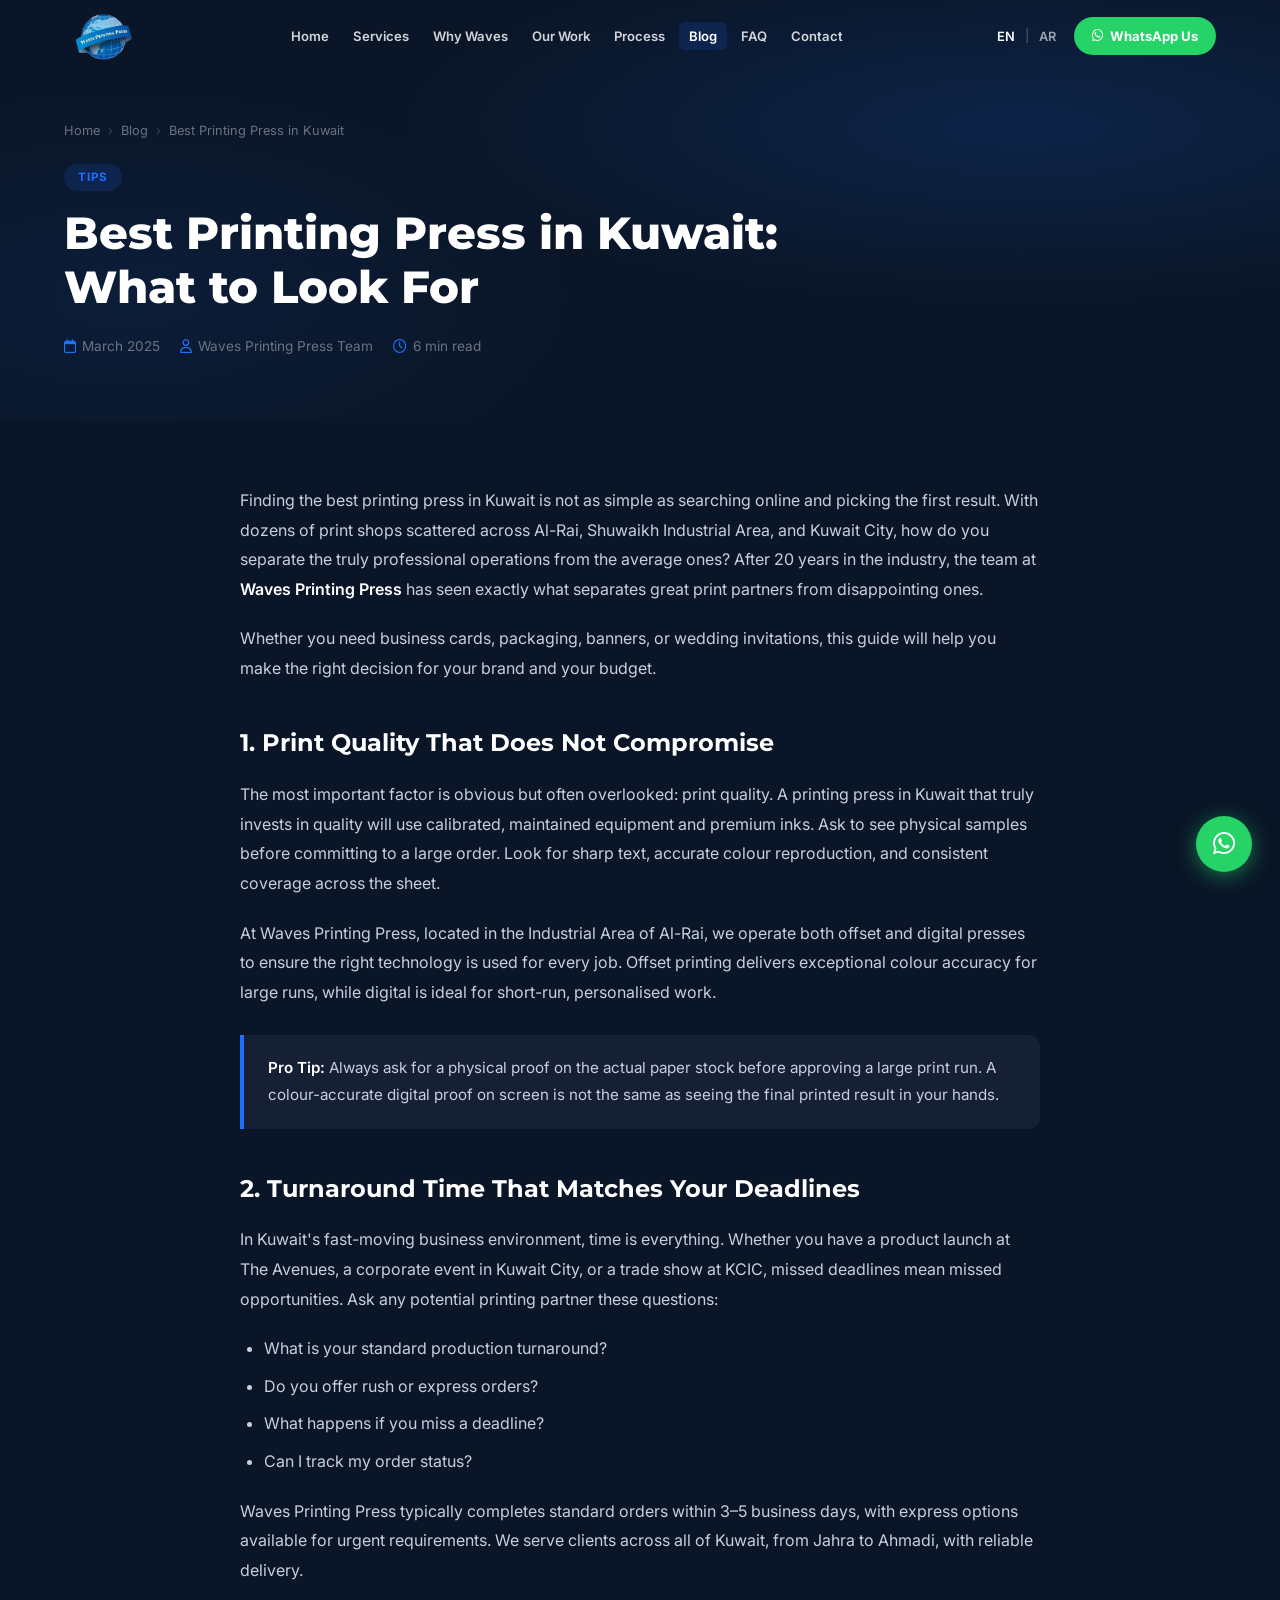
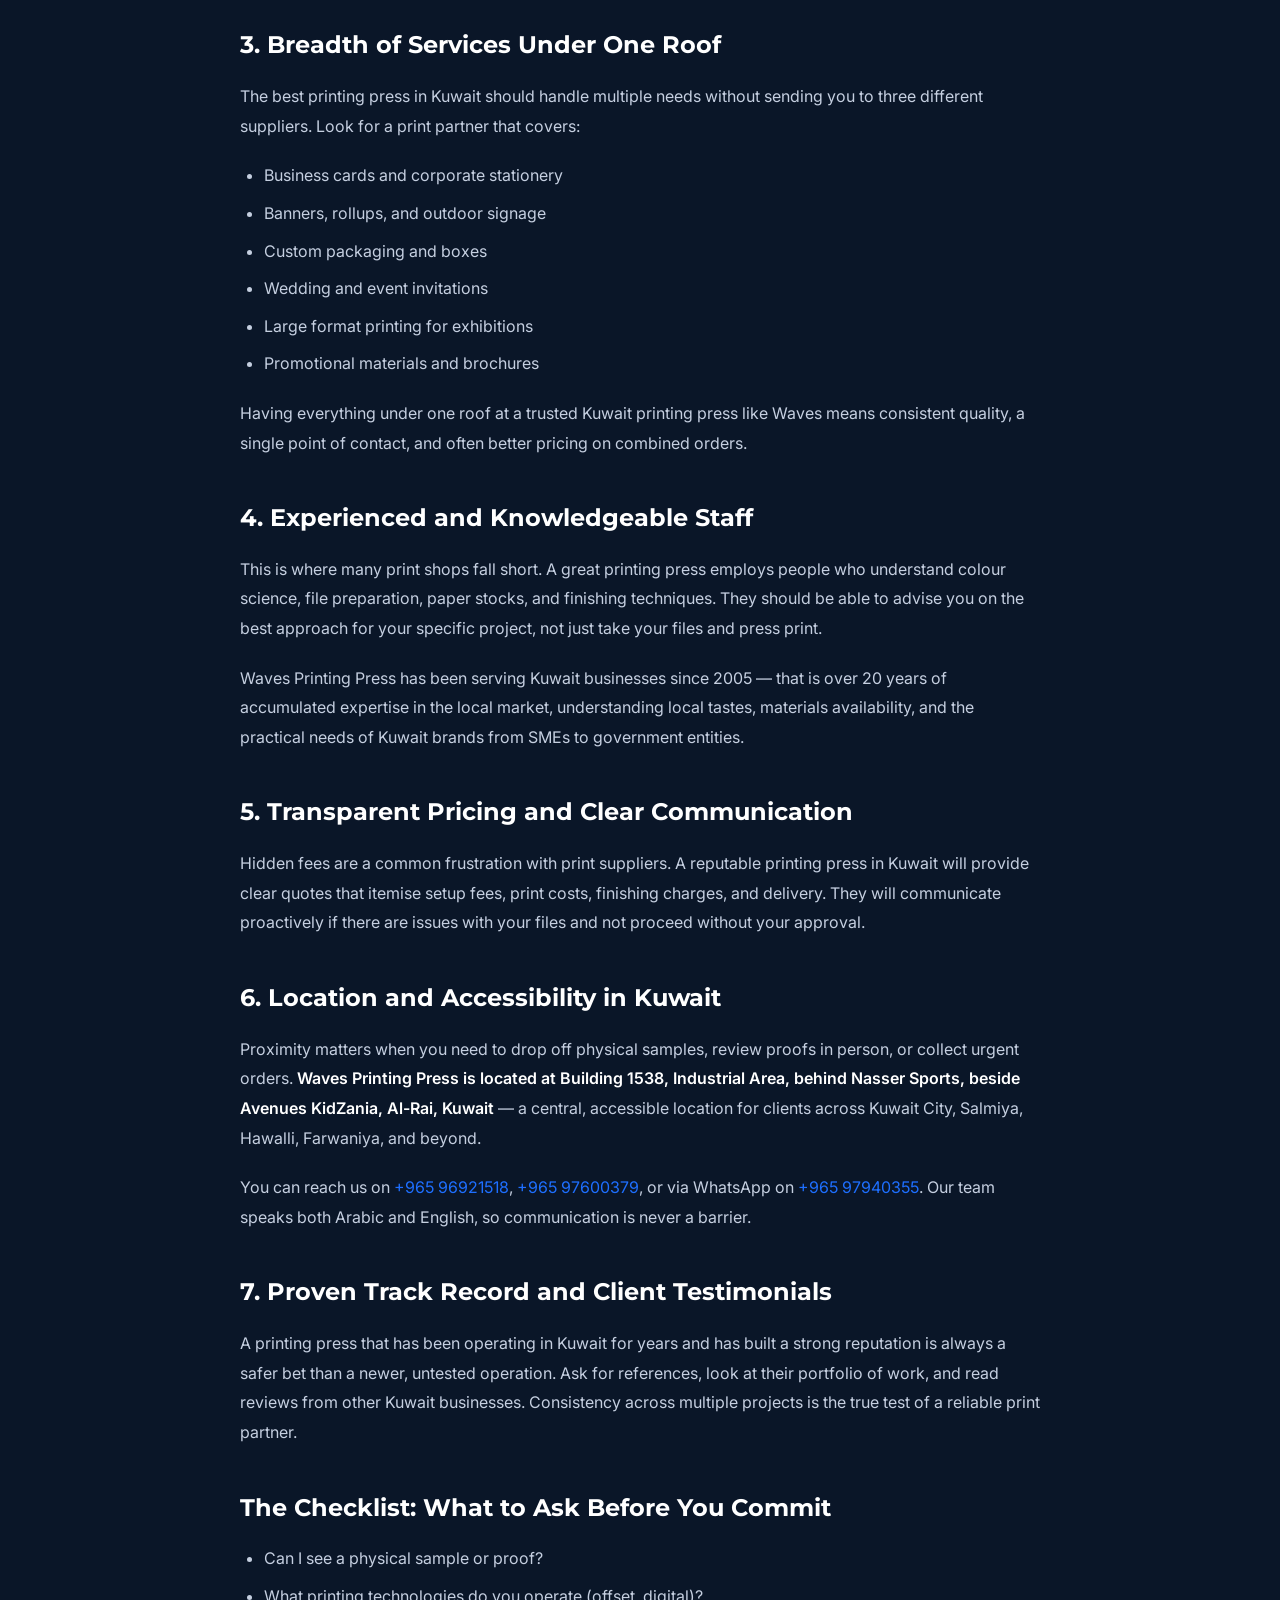
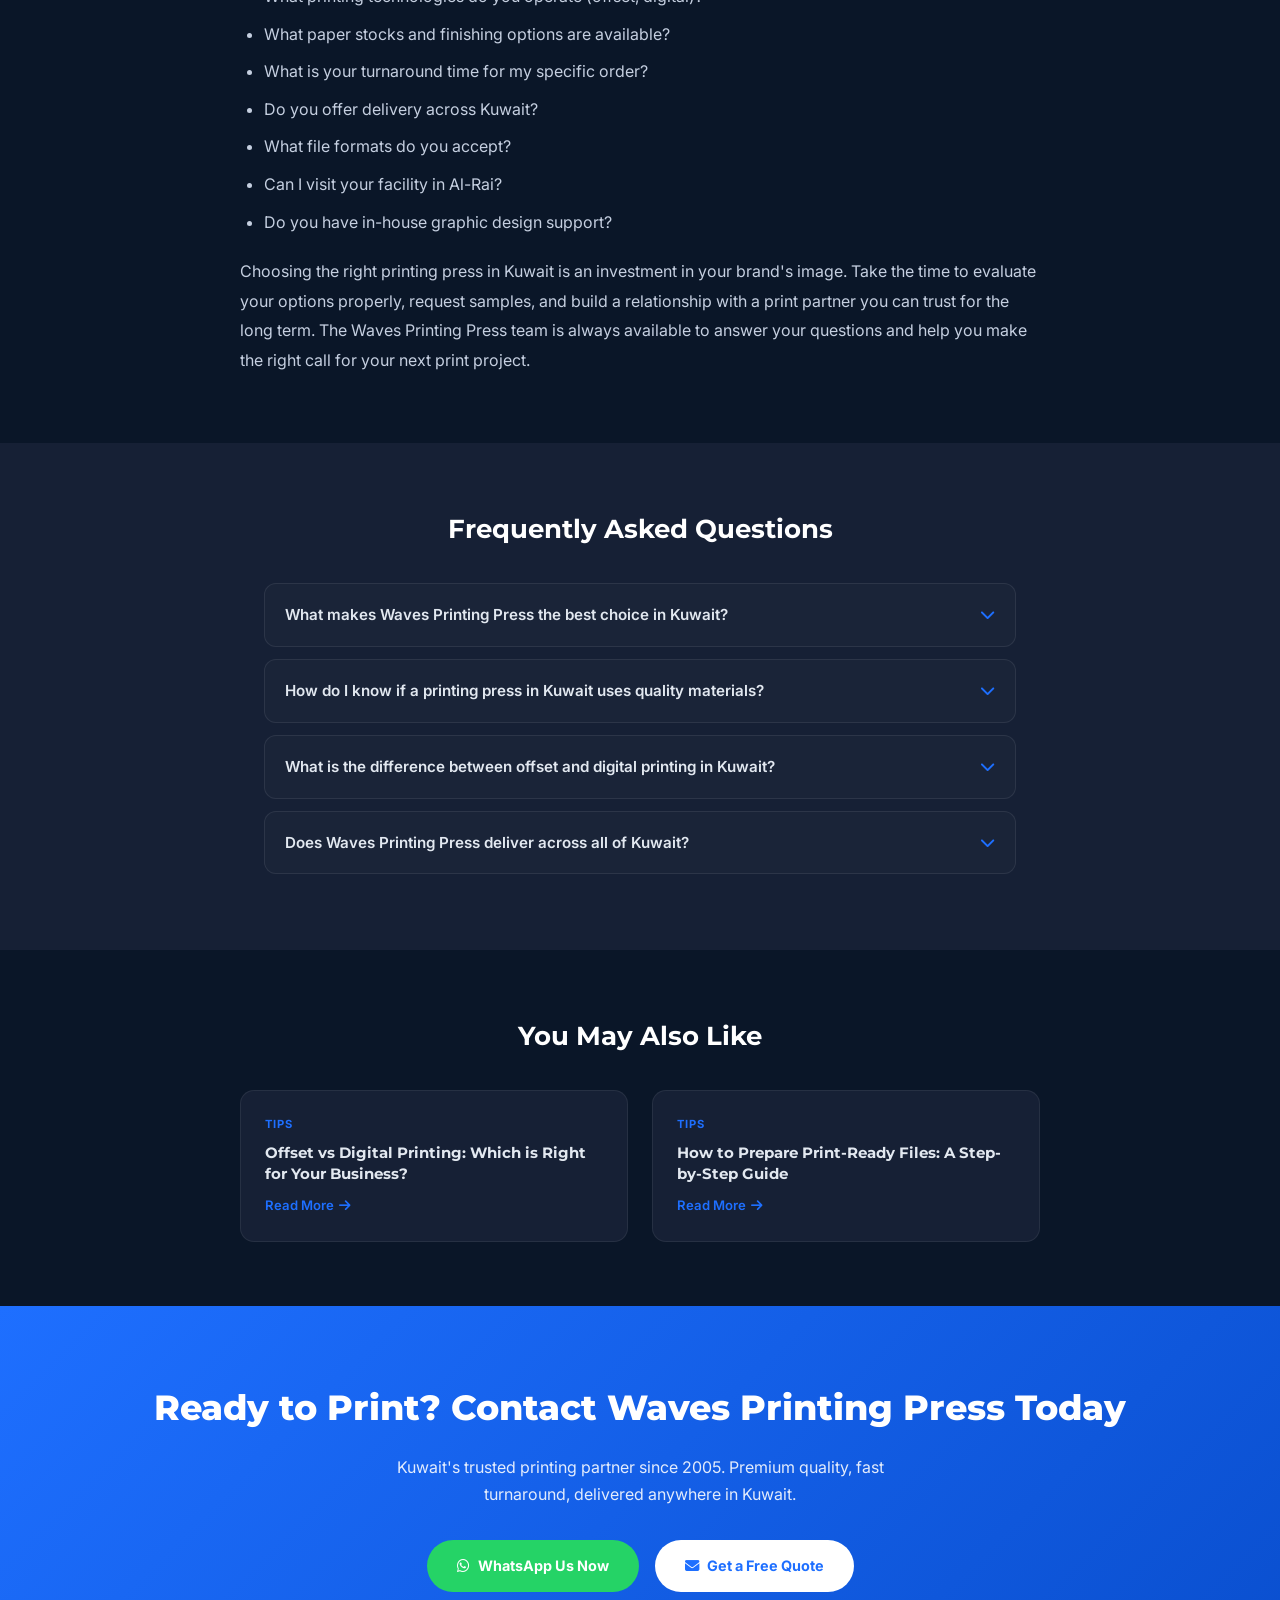
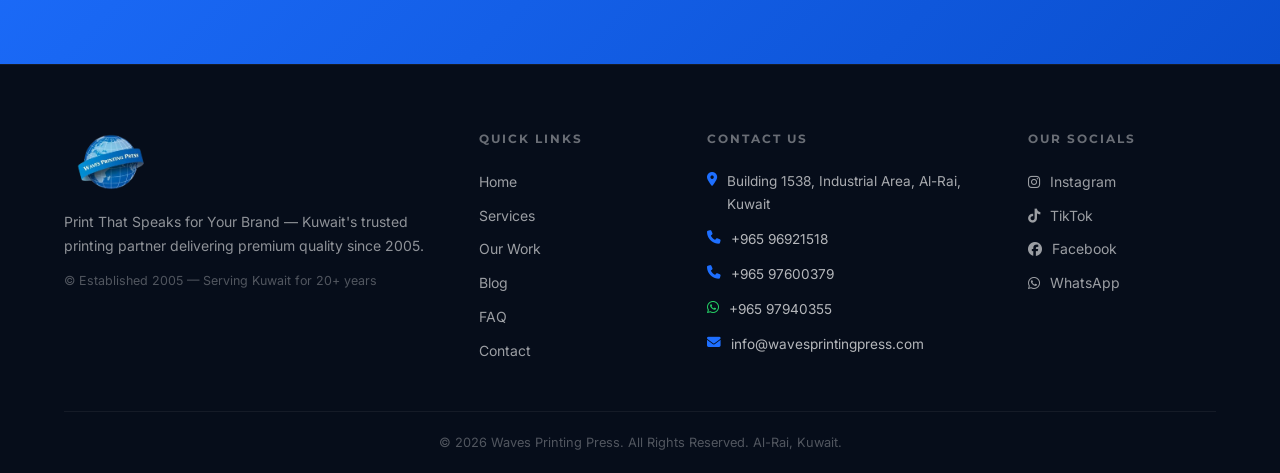
<file: blog-post-1.html>
<!DOCTYPE html>
<html lang="en" dir="ltr">
<head>
  <meta charset="UTF-8">
  <meta name="viewport" content="width=device-width, initial-scale=1.0">

  <!-- Primary SEO Meta Tags -->
  <title>Best Printing Press in Kuwait: What to Look For | Waves</title>
  <meta name="description" content="Find the best printing press in Kuwait. Expert tips on quality, turnaround time, and reliability from Waves Printing Press — Al-Rai, Kuwait since 2005.">
  <meta name="robots" content="index, follow">
  <meta name="author" content="Waves Printing Press">

  <!-- Canonical -->
  <link rel="canonical" href="https://wavesprintingpress.com/blog-post-1.html">

  <!-- Open Graph -->
  <meta property="og:type"        content="article">
  <meta property="og:url"         content="https://gaur61201.github.io/waves-printing-press/blog-post-1.html">
  <meta property="og:title"       content="Best Printing Press in Kuwait: What to Look For | Waves Printing Press">
  <meta property="og:description" content="Expert tips on choosing the best printing press in Kuwait. Quality, turnaround, reliability — from Waves Printing Press since 2005.">
  <meta property="og:image"       content="https://gaur61201.github.io/waves-printing-press/images/waves_logo/waves_logo.png">
  <meta property="article:published_time" content="2025-03-15">

  <!-- Twitter Card -->
  <meta name="twitter:card"        content="summary_large_image">
  <meta name="twitter:title"       content="Best Printing Press in Kuwait: What to Look For">
  <meta name="twitter:description" content="Expert tips on choosing the best printing press in Kuwait from Waves Printing Press.">
  <meta name="twitter:image"       content="https://gaur61201.github.io/waves-printing-press/images/waves_logo/waves_logo.png">

  <!-- Google Fonts -->
  <link rel="preconnect" href="https://fonts.googleapis.com">
  <link rel="preconnect" href="https://fonts.gstatic.com" crossorigin>
  <link href="https://fonts.googleapis.com/css2?family=Cairo:wght@400;600;700;800&family=Inter:wght@400;500;600&family=Montserrat:wght@400;500;600;700;800&display=swap" rel="stylesheet">

  <!-- Font Awesome 6.4.2 -->
  <link rel="stylesheet" href="https://cdnjs.cloudflare.com/ajax/libs/font-awesome/6.4.2/css/all.min.css">

  <!-- JSON-LD Article Schema -->
  <script type="application/ld+json">
  {
    "@context": "https://schema.org",
    "@type": "Article",
    "headline": "Best Printing Press in Kuwait: What to Look For",
    "datePublished": "2025-03-15",
    "dateModified": "2026-03-21",
    "author": {
      "@type": "Organization",
      "name": "Waves Printing Press",
      "url": "https://wavesprintingpress.com"
    },
    "publisher": {
      "@type": "Organization",
      "name": "Waves Printing Press",
      "logo": {
        "@type": "ImageObject",
        "url": "https://gaur61201.github.io/waves-printing-press/images/waves_logo/waves_logo.png"
      }
    },
    "description": "Expert tips on choosing the best printing press in Kuwait — quality, turnaround, reliability and what really matters.",
    "image": "https://gaur61201.github.io/waves-printing-press/images/waves_logo/waves_logo.png",
    "mainEntityOfPage": {
      "@type": "WebPage",
      "@id": "https://wavesprintingpress.com/blog-post-1.html"
    }
  }
  </script>

  <!-- BreadcrumbList Schema -->
  <script type="application/ld+json">
  {
    "@context": "https://schema.org",
    "@type": "BreadcrumbList",
    "itemListElement": [
      {"@type": "ListItem", "position": 1, "name": "Home", "item": "https://gaur61201.github.io/waves-printing-press/"},
      {"@type": "ListItem", "position": 2, "name": "Blog", "item": "https://gaur61201.github.io/waves-printing-press/blog.html"},
      {"@type": "ListItem", "position": 3, "name": "Best Printing Press in Kuwait: What to Look For"}
    ]
  }
  </script>

  <!-- Favicon -->
  <link rel="icon" type="image/png" href="images/waves_logo/waves_logo.png">
  <link rel="apple-touch-icon" href="images/waves_logo/waves_logo.png">

  <style>
    /* =============================================
       CSS VARIABLES & RESET
       ============================================= */
    :root {
      --primary:    #0A1628;
      --accent:     #1E6FFF;
      --white:      #FFFFFF;
      --light-bg:   #F4F7FF;
      --text-dark:  #1A1A2E;
      --text-muted: #6B7280;
      --border:     rgba(255,255,255,0.08);
      --card-bg:    #111827;
      --navy-light: #162035;
      --font-head:  'Montserrat', sans-serif;
      --font-body:  'Inter', sans-serif;
      --font-ar:    'Cairo', sans-serif;
    }
    *, *::before, *::after { box-sizing: border-box; margin: 0; padding: 0; }
    html { scroll-behavior: smooth; }
    body {
      font-family: var(--font-body);
      background: var(--primary);
      color: #e2e8f0;
      line-height: 1.7;
      overflow-x: hidden;
    }
    [dir="rtl"] body { font-family: var(--font-ar); }
    img { max-width: 100%; height: auto; display: block; }
    a { color: var(--accent); text-decoration: none; }
    a:hover { text-decoration: underline; }
    .container { width: 100%; max-width: 1200px; margin: 0 auto; padding: 0 24px; }
    .sr-only { position:absolute;width:1px;height:1px;padding:0;margin:-1px;overflow:hidden;clip:rect(0,0,0,0);border:0; }

    /* Language visibility */
    [lang="en"] .ar-text { display: none; }
    [lang="ar"] .en-text { display: none; }
    body[dir="ltr"] .ar-text { display: none !important; }
    body[dir="rtl"] .en-text { display: none !important; }
    [lang="ar"] { font-family: var(--font-ar); }

    /* =============================================
       NAVBAR
       ============================================= */
    #navbar {
      position: fixed;
      top: 0; left: 0; right: 0;
      z-index: 1000;
      padding: 0 24px;
      transition: background 0.3s ease, box-shadow 0.3s ease;
    }
    #navbar.scrolled {
      background: rgba(10,22,40,0.97);
      box-shadow: 0 2px 24px rgba(0,0,0,0.35);
      backdrop-filter: blur(12px);
    }
    .nav-inner {
      display: flex;
      align-items: center;
      justify-content: space-between;
      height: 72px;
      gap: 16px;
    }
    .nav-logo { display: flex; align-items: center; gap: 10px; text-decoration: none; flex-shrink: 0; }
    .nav-logo img { height: 55px; width: auto; }
    .nav-logo-css { display: flex; align-items: center; gap: 8px; }
    .logo-label { font-family: var(--font-head); font-weight: 800; font-size: 1rem; color: #fff; }
    .mini-globe { width: 28px; height: 28px; border-radius: 50%; background: var(--accent); }

    .nav-links {
      display: flex;
      list-style: none;
      gap: 4px;
      align-items: center;
    }
    .nav-links li { position: relative; }
    .nav-links a {
      font-family: var(--font-body);
      font-size: 0.82rem;
      font-weight: 600;
      color: rgba(255,255,255,0.82);
      padding: 6px 10px;
      border-radius: 6px;
      transition: color 0.2s, background 0.2s;
      text-decoration: none;
      white-space: nowrap;
    }
    .nav-links a:hover, .nav-links a.nav-active {
      color: #fff;
      background: rgba(30,111,255,0.15);
    }

    .nav-right { display: flex; align-items: center; gap: 12px; flex-shrink: 0; }
    .lang-toggle { display: flex; align-items: center; gap: 4px; }
    .lang-btn {
      background: transparent;
      border: none;
      color: rgba(255,255,255,0.6);
      font-family: var(--font-body);
      font-size: 0.8rem;
      font-weight: 600;
      cursor: pointer;
      padding: 4px 6px;
      border-radius: 4px;
      transition: color 0.2s;
    }
    .lang-btn.active { color: #fff; }
    .lang-btn:hover { color: #fff; }
    .lang-sep { color: rgba(255,255,255,0.3); font-size: 0.8rem; }

    .btn-wa-nav {
      display: inline-flex;
      align-items: center;
      gap: 7px;
      padding: 8px 18px;
      border-radius: 50px;
      background: #25D366;
      color: #fff;
      font-family: var(--font-body);
      font-size: 0.82rem;
      font-weight: 700;
      text-decoration: none;
      transition: transform 0.2s, box-shadow 0.2s;
      white-space: nowrap;
    }
    .btn-wa-nav:hover { transform: translateY(-1px); box-shadow: 0 4px 16px rgba(37,211,102,0.35); text-decoration: none; }

    /* Hamburger */
    .hamburger {
      display: none;
      flex-direction: column;
      gap: 5px;
      background: transparent;
      border: none;
      cursor: pointer;
      padding: 4px;
    }
    .hamburger span {
      display: block;
      width: 24px;
      height: 2px;
      background: #fff;
      border-radius: 2px;
      transition: all 0.3s ease;
    }
    .hamburger.open span:nth-child(1) { transform: translateY(7px) rotate(45deg); }
    .hamburger.open span:nth-child(2) { opacity: 0; }
    .hamburger.open span:nth-child(3) { transform: translateY(-7px) rotate(-45deg); }

    /* Mobile menu */
    .mobile-menu {
      display: none;
      flex-direction: column;
      gap: 0;
      background: rgba(10,22,40,0.98);
      backdrop-filter: blur(16px);
      padding: 16px 0 24px;
      border-top: 1px solid rgba(255,255,255,0.06);
    }
    .mobile-menu.open { display: flex; }
    .mobile-menu a {
      padding: 13px 28px;
      color: rgba(255,255,255,0.85);
      font-size: 0.95rem;
      font-weight: 600;
      border-bottom: 1px solid rgba(255,255,255,0.04);
      transition: background 0.2s, color 0.2s;
      text-decoration: none;
    }
    .mobile-menu a:hover { background: rgba(30,111,255,0.1); color: #fff; }
    .mobile-lang-row { display: flex; gap: 12px; padding: 16px 28px 8px; }
    .mobile-lang-row .lang-btn { font-size: 0.9rem; padding: 8px 16px; border: 1px solid rgba(255,255,255,0.2); border-radius: 6px; }
    .mobile-wa {
      margin: 12px 28px 0;
      padding: 12px 20px !important;
      background: #25D366 !important;
      border-radius: 10px;
      color: #fff !important;
      display: flex !important;
      align-items: center;
      gap: 8px;
      justify-content: center;
      border-bottom: none !important;
    }

    @media (max-width: 1024px) { .nav-links { display: none; } }
    @media (max-width: 768px) {
      .btn-wa-nav .en-text, .btn-wa-nav .ar-text { display: none; }
      .hamburger { display: flex; }
    }

    /* =============================================
       BLOG POST HERO BANNER
       ============================================= */
    .post-hero {
      background: var(--primary);
      padding: 120px 0 64px;
      position: relative;
      overflow: hidden;
    }
    .post-hero::before {
      content: '';
      position: absolute;
      inset: 0;
      background:
        radial-gradient(ellipse 70% 60% at 80% 30%, rgba(30,111,255,0.15) 0%, transparent 70%),
        radial-gradient(ellipse 50% 70% at 10% 70%, rgba(30,111,255,0.08) 0%, transparent 70%);
    }
    .post-hero .container { position: relative; z-index: 1; }
    .post-breadcrumb {
      display: flex;
      align-items: center;
      gap: 8px;
      font-size: 0.8rem;
      color: var(--text-muted);
      margin-bottom: 20px;
      flex-wrap: wrap;
    }
    .post-breadcrumb a { color: var(--text-muted); transition: color 0.2s; }
    .post-breadcrumb a:hover { color: var(--accent); text-decoration: none; }
    .post-breadcrumb .sep { color: rgba(255,255,255,0.2); }
    .post-cat-badge {
      display: inline-block;
      padding: 4px 14px;
      background: rgba(30,111,255,0.15);
      color: var(--accent);
      border-radius: 50px;
      font-size: 0.72rem;
      font-weight: 700;
      letter-spacing: 1px;
      text-transform: uppercase;
      margin-bottom: 16px;
    }
    .post-hero h1 {
      font-family: var(--font-head);
      font-size: clamp(1.8rem, 4vw, 2.8rem);
      font-weight: 800;
      color: #fff;
      line-height: 1.2;
      margin-bottom: 20px;
      max-width: 820px;
    }
    .post-meta-row {
      display: flex;
      align-items: center;
      gap: 20px;
      flex-wrap: wrap;
      color: var(--text-muted);
      font-size: 0.85rem;
    }
    .post-meta-row span { display: flex; align-items: center; gap: 6px; }
    .post-meta-row i { color: var(--accent); }

    /* =============================================
       ARTICLE BODY
       ============================================= */
    .post-body-section {
      padding: 64px 0 48px;
    }
    .post-layout {
      max-width: 800px;
      margin: 0 auto;
    }
    .post-layout h2 {
      font-family: var(--font-head);
      font-size: 1.5rem;
      font-weight: 700;
      color: #fff;
      margin: 40px 0 16px;
    }
    .post-layout h3 {
      font-family: var(--font-head);
      font-size: 1.15rem;
      font-weight: 700;
      color: #e2e8f0;
      margin: 28px 0 12px;
    }
    .post-layout p {
      color: #c5cfe0;
      line-height: 1.85;
      margin-bottom: 20px;
      font-size: 1rem;
    }
    .post-layout ul, .post-layout ol {
      margin: 0 0 20px 24px;
      color: #c5cfe0;
      line-height: 1.85;
    }
    [dir="rtl"] .post-layout ul,
    [dir="rtl"] .post-layout ol { margin: 0 24px 20px 0; }
    .post-layout li { margin-bottom: 8px; }
    .post-layout strong { color: #fff; font-weight: 600; }
    .post-highlight {
      background: var(--navy-light);
      border-left: 4px solid var(--accent);
      border-radius: 0 12px 12px 0;
      padding: 20px 24px;
      margin: 28px 0;
      color: #c5cfe0;
      font-size: 0.95rem;
      line-height: 1.75;
    }
    [dir="rtl"] .post-highlight { border-left: none; border-right: 4px solid var(--accent); border-radius: 12px 0 0 12px; }

    /* =============================================
       FAQ SECTION
       ============================================= */
    .post-faq {
      background: var(--navy-light);
      padding: 64px 0;
    }
    .post-faq .container { max-width: 800px; margin: 0 auto; }
    .post-faq h2 {
      font-family: var(--font-head);
      font-size: 1.6rem;
      font-weight: 700;
      color: #fff;
      margin-bottom: 32px;
      text-align: center;
    }
    .faq-item {
      border: 1px solid rgba(255,255,255,0.08);
      border-radius: 12px;
      margin-bottom: 12px;
      overflow: hidden;
      background: rgba(255,255,255,0.02);
    }
    .faq-item summary {
      display: flex;
      justify-content: space-between;
      align-items: center;
      padding: 18px 20px;
      cursor: pointer;
      font-weight: 600;
      color: #e2e8f0;
      font-size: 0.95rem;
      list-style: none;
      gap: 12px;
    }
    .faq-item summary::-webkit-details-marker { display: none; }
    .faq-item summary:hover { color: #fff; background: rgba(30,111,255,0.05); }
    .faq-arrow { color: var(--accent); flex-shrink: 0; transition: transform 0.3s ease; }
    .faq-item[open] .faq-arrow { transform: rotate(180deg); }
    .faq-body {
      padding: 0 20px 18px;
      color: #a8b4c8;
      font-size: 0.9rem;
      line-height: 1.75;
    }

    /* =============================================
       YOU MAY ALSO LIKE
       ============================================= */
    .post-related {
      padding: 64px 0;
    }
    .post-related h2 {
      font-family: var(--font-head);
      font-size: 1.6rem;
      font-weight: 700;
      color: #fff;
      margin-bottom: 32px;
      text-align: center;
    }
    .related-grid {
      display: grid;
      grid-template-columns: repeat(2, 1fr);
      gap: 24px;
      max-width: 800px;
      margin: 0 auto;
    }
    @media (max-width: 560px) { .related-grid { grid-template-columns: 1fr; } }
    .related-card {
      background: var(--navy-light);
      border: 1px solid rgba(255,255,255,0.07);
      border-radius: 14px;
      padding: 24px;
      transition: border-color 0.3s, transform 0.3s;
      text-decoration: none;
      display: block;
    }
    .related-card:hover { border-color: var(--accent); transform: translateY(-4px); text-decoration: none; }
    .related-cat {
      font-size: 0.7rem;
      font-weight: 700;
      letter-spacing: 1px;
      text-transform: uppercase;
      color: var(--accent);
      margin-bottom: 8px;
      display: block;
    }
    .related-card h3 {
      font-family: var(--font-head);
      font-size: 0.95rem;
      font-weight: 700;
      color: #e2e8f0;
      line-height: 1.4;
      margin-bottom: 8px;
    }
    .related-card .read-link {
      font-size: 0.82rem;
      font-weight: 600;
      color: var(--accent);
      display: flex;
      align-items: center;
      gap: 5px;
      margin-top: 10px;
    }

    /* =============================================
       CTA SECTION
       ============================================= */
    .post-cta {
      background: linear-gradient(135deg, var(--accent) 0%, #0a4fcf 100%);
      padding: 72px 0;
      text-align: center;
    }
    .post-cta h2 {
      font-family: var(--font-head);
      font-size: clamp(1.5rem, 4vw, 2.2rem);
      font-weight: 800;
      color: #fff;
      margin-bottom: 16px;
    }
    .post-cta p {
      color: rgba(255,255,255,0.88);
      font-size: 1rem;
      max-width: 500px;
      margin: 0 auto 32px;
      line-height: 1.7;
    }
    .cta-btn-row {
      display: flex;
      justify-content: center;
      gap: 16px;
      flex-wrap: wrap;
    }
    .btn-cta-white {
      display: inline-flex;
      align-items: center;
      gap: 8px;
      padding: 14px 30px;
      border-radius: 50px;
      background: #fff;
      color: var(--accent);
      font-family: var(--font-body);
      font-size: 0.9rem;
      font-weight: 700;
      text-decoration: none;
      transition: transform 0.25s, box-shadow 0.25s;
    }
    .btn-cta-white:hover { transform: translateY(-2px); box-shadow: 0 8px 24px rgba(0,0,0,0.2); text-decoration: none; }
    .btn-cta-wa {
      display: inline-flex;
      align-items: center;
      gap: 8px;
      padding: 14px 30px;
      border-radius: 50px;
      background: #25D366;
      color: #fff;
      font-family: var(--font-body);
      font-size: 0.9rem;
      font-weight: 700;
      text-decoration: none;
      transition: transform 0.25s, box-shadow 0.25s;
    }
    .btn-cta-wa:hover { transform: translateY(-2px); box-shadow: 0 8px 24px rgba(37,211,102,0.4); text-decoration: none; }

    /* =============================================
       FOOTER
       ============================================= */
    #footer {
      background: #060d1a;
      padding: 64px 0 0;
      border-top: 1px solid rgba(255,255,255,0.06);
    }
    .footer-grid {
      display: grid;
      grid-template-columns: 2fr 1fr 1.5fr 1fr;
      gap: 40px;
      padding-bottom: 48px;
    }
    @media (max-width: 900px) { .footer-grid { grid-template-columns: 1fr 1fr; } }
    @media (max-width: 560px) { .footer-grid { grid-template-columns: 1fr; } }
    .footer-col h4 {
      font-family: var(--font-head);
      font-size: 0.75rem;
      font-weight: 700;
      letter-spacing: 2px;
      text-transform: uppercase;
      color: rgba(255,255,255,0.4);
      margin-bottom: 20px;
    }
    .foot-logo { margin-bottom: 16px; }
    .foot-logo img { height: 65px; width: auto; }
    .foot-tagline {
      font-size: 0.875rem;
      color: rgba(255,255,255,0.55);
      line-height: 1.7;
      margin-bottom: 12px;
    }
    .foot-since { font-size: 0.78rem; color: rgba(255,255,255,0.3); }
    .foot-links { display: flex; flex-direction: column; gap: 10px; }
    .foot-links a {
      font-size: 0.875rem;
      color: rgba(255,255,255,0.6);
      text-decoration: none;
      transition: color 0.2s;
    }
    .foot-links a:hover { color: var(--accent); }
    .foot-contacts { display: flex; flex-direction: column; gap: 12px; }
    .foot-ci { display: flex; align-items: flex-start; gap: 10px; font-size: 0.85rem; }
    .foot-ci i { color: var(--accent); margin-top: 3px; flex-shrink: 0; }
    .foot-ci .wai { color: #25D366; }
    .foot-ci a { color: rgba(255,255,255,0.7); text-decoration: none; transition: color 0.2s; }
    .foot-ci a:hover { color: var(--accent); }
    .foot-ci span { color: rgba(255,255,255,0.65); }
    .footer-socials-list { display: flex; flex-direction: column; gap: 10px; }
    .footer-social-link {
      display: flex;
      align-items: center;
      gap: 10px;
      font-size: 0.875rem;
      color: rgba(255,255,255,0.6);
      text-decoration: none;
      transition: color 0.2s;
    }
    .footer-social-link:hover { color: var(--accent); }
    .footer-bottom {
      border-top: 1px solid rgba(255,255,255,0.06);
      padding: 20px 0;
      text-align: center;
    }
    .foot-copy { font-size: 0.8rem; color: rgba(255,255,255,0.3); }

    /* =============================================
       FLOATING WHATSAPP
       ============================================= */
    .whatsapp-float {
      position: fixed;
      bottom: 28px;
      right: 28px;
      z-index: 999;
      width: 56px;
      height: 56px;
      border-radius: 50%;
      background: #25D366;
      color: #fff;
      display: flex;
      align-items: center;
      justify-content: center;
      font-size: 1.6rem;
      box-shadow: 0 4px 20px rgba(37,211,102,0.5);
      text-decoration: none;
      transition: transform 0.3s, box-shadow 0.3s;
    }
    .whatsapp-float:hover { transform: scale(1.1); box-shadow: 0 6px 28px rgba(37,211,102,0.65); text-decoration: none; }
    [dir="rtl"] .whatsapp-float { right: auto; left: 28px; }
  </style>

  <script type="application/ld+json">
  {
    "@context": "https://schema.org",
    "@type": "FAQPage",
    "mainEntity": [
      {
        "@type": "Question",
        "name": "What makes Waves Printing Press the best choice in Kuwait?",
        "acceptedAnswer": {
          "@type": "Answer",
          "text": "Waves Printing Press has operated from Al-Rai, Kuwait since 2005 — over 20 years serving local businesses. We combine offset and digital printing technologies, offer in-house design, and provide fast turnaround with delivery across Kuwait. Our central Industrial Area location makes us accessible to clients citywide."
        }
      },
      {
        "@type": "Question",
        "name": "How do I know if a printing press in Kuwait uses quality materials?",
        "acceptedAnswer": {
          "@type": "Answer",
          "text": "Always request a printed sample on the actual paper stock before approving a large order. Ask about the paper GSM (weight), coating options (matte, gloss, soft-touch), and the brand of inks used. A confident, reputable printing press will welcome this level of scrutiny."
        }
      },
      {
        "@type": "Question",
        "name": "What is the difference between offset and digital printing in Kuwait?",
        "acceptedAnswer": {
          "@type": "Answer",
          "text": "Offset printing uses metal plates and is ideal for large quantities (500+) where consistent colour accuracy is critical. Digital printing is better for smaller quantities, variable data (personalised prints), and faster turnaround. Both technologies are available at Waves Printing Press in Al-Rai."
        }
      },
      {
        "@type": "Question",
        "name": "Does Waves Printing Press deliver across all of Kuwait?",
        "acceptedAnswer": {
          "@type": "Answer",
          "text": "Yes. We deliver to all areas of Kuwait including Kuwait City, Salmiya, Hawalli, Ahmadi, Jahra, and Farwaniya. Contact us via WhatsApp on +965 97940355 to arrange delivery for your order."
        }
      }
    ]
  }
  </script>
</head>

<body dir="ltr">

<!-- =============================================
     NAVBAR
     ============================================= -->
<nav id="navbar" role="navigation" aria-label="Main navigation">
  <div class="container nav-inner">
    <a href="index.html" class="nav-logo" aria-label="Waves Printing Press — home">
      <img src="images/waves_logo/waves_logo.png" alt="Waves Printing Press Logo" height="55" onerror="this.style.display='none'; this.nextElementSibling.style.display='flex';">
      <div class="nav-logo-css" style="display:none;">
        <div class="mini-globe" aria-hidden="true"></div>
        <span class="logo-label">Waves Printing Press</span>
      </div>
    </a>
    <ul class="nav-links" role="list">
      <li><a href="index.html#hero" class="en-text">Home</a><a href="index.html#hero" class="ar-text">الرئيسية</a></li>
      <li><a href="index.html#services" class="en-text">Services</a><a href="index.html#services" class="ar-text">خدماتنا</a></li>
      <li><a href="index.html#why-waves" class="en-text">Why Waves</a><a href="index.html#why-waves" class="ar-text">لماذا أمواج</a></li>
      <li><a href="index.html#our-work" class="en-text">Our Work</a><a href="index.html#our-work" class="ar-text">أعمالنا</a></li>
      <li><a href="index.html#process" class="en-text">Process</a><a href="index.html#process" class="ar-text">كيف نعمل</a></li>
      <li><a href="blog.html" class="en-text nav-active">Blog</a><a href="blog.html" class="ar-text nav-active">المدونة</a></li>
      <li><a href="index.html#faq" class="en-text">FAQ</a><a href="index.html#faq" class="ar-text">الأسئلة</a></li>
      <li><a href="index.html#contact" class="en-text">Contact</a><a href="index.html#contact" class="ar-text">تواصل</a></li>
    </ul>
    <div class="nav-right">
      <div class="lang-toggle" aria-label="Language selector">
        <button class="lang-btn active" id="btn-en" onclick="setLang('en')" aria-pressed="true">EN</button>
        <span class="lang-sep">|</span>
        <button class="lang-btn" id="btn-ar" onclick="setLang('ar')" aria-pressed="false">AR</button>
      </div>
      <a href="https://wa.me/96597940355" class="btn-wa-nav" target="_blank" rel="noopener" aria-label="Chat on WhatsApp">
        <i class="fa-brands fa-whatsapp" aria-hidden="true"></i>
        <span class="en-text">WhatsApp Us</span>
        <span class="ar-text">واتساب</span>
      </a>
      <button class="hamburger" id="hamburger" aria-label="Toggle menu" aria-expanded="false" aria-controls="mobile-menu">
        <span></span><span></span><span></span>
      </button>
    </div>
  </div>
  <div class="mobile-menu" id="mobile-menu" role="dialog" aria-label="Mobile navigation">
    <a href="index.html#hero"><span class="en-text">Home</span><span class="ar-text">الرئيسية</span></a>
    <a href="index.html#services"><span class="en-text">Services</span><span class="ar-text">خدماتنا</span></a>
    <a href="index.html#why-waves"><span class="en-text">Why Waves</span><span class="ar-text">لماذا أمواج</span></a>
    <a href="index.html#our-work"><span class="en-text">Our Work</span><span class="ar-text">أعمالنا</span></a>
    <a href="index.html#process"><span class="en-text">Process</span><span class="ar-text">كيف نعمل</span></a>
    <a href="blog.html"><span class="en-text">Blog</span><span class="ar-text">المدونة</span></a>
    <a href="index.html#faq"><span class="en-text">FAQ</span><span class="ar-text">الأسئلة الشائعة</span></a>
    <a href="index.html#contact"><span class="en-text">Contact</span><span class="ar-text">تواصل معنا</span></a>
    <div class="mobile-lang-row">
      <button class="lang-btn" onclick="setLang('en');">EN</button>
      <button class="lang-btn" onclick="setLang('ar');">AR / عربي</button>
    </div>
    <a href="https://wa.me/96597940355" class="mobile-wa" target="_blank" rel="noopener">
      <i class="fa-brands fa-whatsapp" aria-hidden="true"></i>
      <span class="en-text">WhatsApp Us</span>
      <span class="ar-text">تواصل عبر واتساب</span>
    </a>
  </div>
</nav>

<!-- =============================================
     POST HERO
     ============================================= -->
<section class="post-hero" aria-labelledby="post-title">
  <div class="container">
    <nav class="post-breadcrumb" aria-label="Breadcrumb">
      <a href="index.html"><span class="en-text">Home</span><span class="ar-text">الرئيسية</span></a>
      <span class="sep">›</span>
      <a href="blog.html"><span class="en-text">Blog</span><span class="ar-text">المدونة</span></a>
      <span class="sep">›</span>
      <span><span class="en-text">Best Printing Press in Kuwait</span><span class="ar-text">أفضل مطبعة في الكويت</span></span>
    </nav>
    <span class="post-cat-badge"><span class="en-text">Tips</span><span class="ar-text">نصائح</span></span>
    <h1 id="post-title"><span class="en-text">Best Printing Press in Kuwait: What to Look For</span><span class="ar-text">أفضل مطبعة في الكويت: ما الذي تبحث عنه</span></h1>
    <div class="post-meta-row">
      <span><i class="fa-regular fa-calendar"></i> March 2025</span>
      <span><i class="fa-regular fa-user"></i> <span class="en-text">Waves Printing Press Team</span><span class="ar-text">فريق أمواج للطباعة</span></span>
      <span><i class="fa-regular fa-clock"></i> <span class="en-text">6 min read</span><span class="ar-text">6 دقائق للقراءة</span></span>
    </div>
  </div>
</section>

<!-- =============================================
     ARTICLE BODY
     ============================================= -->
<section class="post-body-section">
  <div class="container">
    <div class="post-layout">

      <p><span class="en-text">Finding the best printing press in Kuwait is not as simple as searching online and picking the first result. With dozens of print shops scattered across Al-Rai, Shuwaikh Industrial Area, and Kuwait City, how do you separate the truly professional operations from the average ones? After 20 years in the industry, the team at <strong>Waves Printing Press</strong> has seen exactly what separates great print partners from disappointing ones.</span><span class="ar-text">إيجاد أفضل مطبعة في الكويت ليس بالأمر البسيط كما يبدو. مع وجود عشرات المطابع في الري وشويخ الصناعية ومدينة الكويت، كيف تميّز بين العمليات الاحترافية الحقيقية والعادية منها؟ بعد 20 عامًا في المجال، فريق <strong>أمواج للطباعة</strong> يعرف جيدًا ما الذي يفرّق بين شريك الطباعة الممتاز والمخيّب للآمال.</span></p>

      <p><span class="en-text">Whether you need business cards, packaging, banners, or wedding invitations, this guide will help you make the right decision for your brand and your budget.</span><span class="ar-text">سواء كنت بحاجة إلى بطاقات الأعمال أو التغليف أو البنرات أو دعوات الأفراح، هذا الدليل سيساعدك على اتخاذ القرار الصحيح لعلامتك التجارية وميزانيتك.</span></p>

      <h2><span class="en-text">1. Print Quality That Does Not Compromise</span><span class="ar-text">١. جودة الطباعة بلا تنازل</span></h2>
      <p><span class="en-text">The most important factor is obvious but often overlooked: print quality. A printing press in Kuwait that truly invests in quality will use calibrated, maintained equipment and premium inks. Ask to see physical samples before committing to a large order. Look for sharp text, accurate colour reproduction, and consistent coverage across the sheet.</span><span class="ar-text">أهم عامل واضح لكن كثيرًا ما يُتجاهل: جودة الطباعة. المطبعة التي تستثمر فعلًا في الجودة ستستخدم معدات معايَرة ومصانة وأحبارًا ممتازة. اطلب نماذج مطبوعة قبل الالتزام بطلب كبير، وابحث عن نص حاد وألوان دقيقة وتغطية متسقة على الورقة.</span></p>
      <p><span class="en-text">At Waves Printing Press, located in the Industrial Area of Al-Rai, we operate both offset and digital presses to ensure the right technology is used for every job. Offset printing delivers exceptional colour accuracy for large runs, while digital is ideal for short-run, personalised work.</span><span class="ar-text">في أمواج للطباعة بالمنطقة الصناعية في الري، نعمل بمكائن أوفسيت ورقمية لضمان استخدام التقنية المناسبة لكل مشروع. الطباعة الأوفسيت تعطيك دقة ألوان استثنائية للكميات الكبيرة، بينما الرقمية مثالية للكميات الصغيرة والأعمال الشخصية.</span></p>

      <div class="post-highlight">
        <span class="en-text"><strong>Pro Tip:</strong> Always ask for a physical proof on the actual paper stock before approving a large print run. A colour-accurate digital proof on screen is not the same as seeing the final printed result in your hands.</span><span class="ar-text"><strong>نصيحة مهمة:</strong> اطلب دائمًا مسودة مطبوعة على الورق الفعلي قبل الموافقة على طباعة كميات كبيرة. الإثبات الرقمي على الشاشة لا يساوي رؤية النتيجة المطبوعة النهائية بين يديك.</span>
      </div>

      <h2><span class="en-text">2. Turnaround Time That Matches Your Deadlines</span><span class="ar-text">٢. وقت التسليم المناسب لمواعيدك</span></h2>
      <p><span class="en-text">In Kuwait's fast-moving business environment, time is everything. Whether you have a product launch at The Avenues, a corporate event in Kuwait City, or a trade show at KCIC, missed deadlines mean missed opportunities. Ask any potential printing partner these questions:</span><span class="ar-text">في بيئة الأعمال السريعة في الكويت، الوقت هو كل شيء. سواء كان عندك إطلاق منتج في الأفنيوز أو فعالية شركة في مدينة الكويت أو معرض في KCIC، الفوات يعني فرص ضائعة. اسأل أي شريك طباعة محتمل هذه الأسئلة:</span></p>
      <ul>
        <li><span class="en-text">What is your standard production turnaround?</span><span class="ar-text">ما هي مدة الإنتاج العادية عندكم؟</span></li>
        <li><span class="en-text">Do you offer rush or express orders?</span><span class="ar-text">هل تقدمون طلبات عاجلة أو سريعة؟</span></li>
        <li><span class="en-text">What happens if you miss a deadline?</span><span class="ar-text">ماذا يحصل إذا فاتكم الموعد النهائي؟</span></li>
        <li><span class="en-text">Can I track my order status?</span><span class="ar-text">هل أستطيع متابعة حالة طلبي؟</span></li>
      </ul>
      <p><span class="en-text">Waves Printing Press typically completes standard orders within 3–5 business days, with express options available for urgent requirements. We serve clients across all of Kuwait, from Jahra to Ahmadi, with reliable delivery.</span><span class="ar-text">تنجز أمواج للطباعة عادةً الطلبات العادية خلال 3–5 أيام عمل، مع خيارات سريعة للطلبات العاجلة. نخدم عملاء من جميع مناطق الكويت، من الجهراء إلى الأحمدي، مع توصيل موثوق.</span></p>

      <h2><span class="en-text">3. Breadth of Services Under One Roof</span><span class="ar-text">٣. خدمات شاملة تحت سقف واحد</span></h2>
      <p><span class="en-text">The best printing press in Kuwait should handle multiple needs without sending you to three different suppliers. Look for a print partner that covers:</span><span class="ar-text">أفضل مطبعة في الكويت يجب أن تتعامل مع احتياجاتك المتعددة دون إرسالك إلى ثلاثة موردين مختلفين. ابحث عن شريك طباعة يغطي:</span></p>
      <ul>
        <li><span class="en-text">Business cards and corporate stationery</span><span class="ar-text">بطاقات الأعمال والقرطاسية المؤسسية</span></li>
        <li><span class="en-text">Banners, rollups, and outdoor signage</span><span class="ar-text">البنرات والرول أبات واللافتات الخارجية</span></li>
        <li><span class="en-text">Custom packaging and boxes</span><span class="ar-text">التغليف المخصص والصناديق</span></li>
        <li><span class="en-text">Wedding and event invitations</span><span class="ar-text">دعوات الأفراح والفعاليات</span></li>
        <li><span class="en-text">Large format printing for exhibitions</span><span class="ar-text">الطباعة الكبيرة للمعارض</span></li>
        <li><span class="en-text">Promotional materials and brochures</span><span class="ar-text">المواد الترويجية والبروشورات</span></li>
      </ul>
      <p><span class="en-text">Having everything under one roof at a trusted Kuwait printing press like Waves means consistent quality, a single point of contact, and often better pricing on combined orders.</span><span class="ar-text">وجود كل شيء تحت سقف واحد في مطبعة موثوقة في الكويت مثل أمواج يعني جودة متسقة ونقطة تواصل واحدة وأسعارًا أفضل في الطلبات المجمّعة.</span></p>

      <h2><span class="en-text">4. Experienced and Knowledgeable Staff</span><span class="ar-text">٤. فريق خبير ومتمكن</span></h2>
      <p><span class="en-text">This is where many print shops fall short. A great printing press employs people who understand colour science, file preparation, paper stocks, and finishing techniques. They should be able to advise you on the best approach for your specific project, not just take your files and press print.</span><span class="ar-text">هنا يقصر كثير من محلات الطباعة. المطبعة المتميزة توظف أشخاصًا يفهمون علم الألوان وتجهيز الملفات وأنواع الورق وتقنيات التشطيب. يجب أن يكونوا قادرين على إسداء النصح لك حول أفضل نهج لمشروعك، لا مجرد أخذ ملفاتك والضغط على "طباعة".</span></p>
      <p><span class="en-text">Waves Printing Press has been serving Kuwait businesses since 2005 — that is over 20 years of accumulated expertise in the local market, understanding local tastes, materials availability, and the practical needs of Kuwait brands from SMEs to government entities.</span><span class="ar-text">تخدم أمواج للطباعة الشركات الكويتية منذ 2005 — أكثر من 20 عامًا من الخبرة المتراكمة في السوق المحلي، مع فهم عميق لأذواق السوق الكويتي وتوافر المواد واحتياجات العلامات التجارية من الشركات الصغيرة حتى الجهات الحكومية.</span></p>

      <h2><span class="en-text">5. Transparent Pricing and Clear Communication</span><span class="ar-text">٥. أسعار شفافة وتواصل واضح</span></h2>
      <p><span class="en-text">Hidden fees are a common frustration with print suppliers. A reputable printing press in Kuwait will provide clear quotes that itemise setup fees, print costs, finishing charges, and delivery. They will communicate proactively if there are issues with your files and not proceed without your approval.</span><span class="ar-text">الرسوم المخفية من أكثر ما يُحبط في التعامل مع موردي الطباعة. المطبعة الموثوقة في الكويت ستقدم لك عروض أسعار واضحة تفصّل رسوم الإعداد وتكاليف الطباعة ورسوم التشطيب والتوصيل. ستتواصل معك بشكل استباقي إذا كانت هناك مشاكل في ملفاتك ولن تمضي قدمًا دون موافقتك.</span></p>

      <h2><span class="en-text">6. Location and Accessibility in Kuwait</span><span class="ar-text">٦. الموقع وسهولة الوصول في الكويت</span></h2>
      <p><span class="en-text">Proximity matters when you need to drop off physical samples, review proofs in person, or collect urgent orders. <strong>Waves Printing Press is located at Building 1538, Industrial Area, behind Nasser Sports, beside Avenues KidZania, Al-Rai, Kuwait</strong> — a central, accessible location for clients across Kuwait City, Salmiya, Hawalli, Farwaniya, and beyond.</span><span class="ar-text">القرب الجغرافي مهم حين تحتاج إلى تسليم نماذج مادية أو مراجعة إثباتات شخصيًا أو استلام طلبات عاجلة. <strong>أمواج للطباعة تقع في مبنى 1538، المنطقة الصناعية، خلف ناصر سبورتس، بجانب أفنيوز كيدزانيا، الري، الكويت</strong> — موقع مركزي وسهل الوصول لعملاء من جميع مناطق الكويت.</span></p>
      <p><span class="en-text">You can reach us on <a href="tel:+96596921518">+965 96921518</a>, <a href="tel:+96597600379">+965 97600379</a>, or via WhatsApp on <a href="https://wa.me/96597940355">+965 97940355</a>. Our team speaks both Arabic and English, so communication is never a barrier.</span><span class="ar-text">تواصل معنا على <a href="tel:+96596921518">+965 96921518</a>، <a href="tel:+96597600379">+965 97600379</a>، أو عبر واتساب على <a href="https://wa.me/96597940355">+965 97940355</a>. فريقنا يتحدث العربية والإنجليزية، فالتواصل لن يكون عائقًا أبدًا.</span></p>

      <h2><span class="en-text">7. Proven Track Record and Client Testimonials</span><span class="ar-text">٧. سجل حافل وشهادات العملاء</span></h2>
      <p><span class="en-text">A printing press that has been operating in Kuwait for years and has built a strong reputation is always a safer bet than a newer, untested operation. Ask for references, look at their portfolio of work, and read reviews from other Kuwait businesses. Consistency across multiple projects is the true test of a reliable print partner.</span><span class="ar-text">المطبعة التي عملت في الكويت لسنوات وبنت سمعة قوية دائمًا خيار أكثر أمانًا من عملية جديدة غير مُجرَّبة. اطلب مراجعات، واطّلع على أعمالهم السابقة، واقرأ آراء الشركات الكويتية الأخرى. الاتساق في المشاريع المتعددة هو الاختبار الحقيقي لشريك الطباعة الموثوق.</span></p>

      <h2><span class="en-text">The Checklist: What to Ask Before You Commit</span><span class="ar-text">قائمة التحقق: ما تسأل عنه قبل الالتزام</span></h2>
      <ul>
        <li><span class="en-text">Can I see a physical sample or proof?</span><span class="ar-text">هل يمكنني رؤية نموذج مطبوع أو إثبات؟</span></li>
        <li><span class="en-text">What printing technologies do you operate (offset, digital)?</span><span class="ar-text">ما تقنيات الطباعة التي تعملون بها (أوفسيت، رقمي)؟</span></li>
        <li><span class="en-text">What paper stocks and finishing options are available?</span><span class="ar-text">ما أنواع الورق وخيارات التشطيب المتاحة؟</span></li>
        <li><span class="en-text">What is your turnaround time for my specific order?</span><span class="ar-text">ما هو وقت التسليم لطلبي تحديدًا؟</span></li>
        <li><span class="en-text">Do you offer delivery across Kuwait?</span><span class="ar-text">هل تقدمون توصيلًا في جميع مناطق الكويت؟</span></li>
        <li><span class="en-text">What file formats do you accept?</span><span class="ar-text">ما صيغ الملفات التي تقبلونها؟</span></li>
        <li><span class="en-text">Can I visit your facility in Al-Rai?</span><span class="ar-text">هل يمكنني زيارة منشأتكم في الري؟</span></li>
        <li><span class="en-text">Do you have in-house graphic design support?</span><span class="ar-text">هل لديكم دعم داخلي للتصميم الجرافيكي؟</span></li>
      </ul>

      <p><span class="en-text">Choosing the right printing press in Kuwait is an investment in your brand's image. Take the time to evaluate your options properly, request samples, and build a relationship with a print partner you can trust for the long term. The Waves Printing Press team is always available to answer your questions and help you make the right call for your next print project.</span><span class="ar-text">اختيار المطبعة المناسبة في الكويت هو استثمار في صورة علامتك التجارية. خذ وقتك لتقييم خياراتك بشكل صحيح، واطلب نماذج، وابنِ علاقة مع شريك طباعة يمكنك الوثوق به على المدى البعيد. فريق أمواج للطباعة متاح دائمًا للإجابة على أسئلتك ومساعدتك على اتخاذ القرار الصحيح لمشروع طباعتك القادم.</span></p>

    </div>
  </div>
</section>

<!-- =============================================
     FAQ SECTION
     ============================================= -->
<section class="post-faq" aria-labelledby="faq-title">
  <div class="container">
    <h2 id="faq-title"><span class="en-text">Frequently Asked Questions</span><span class="ar-text">الأسئلة الشائعة</span></h2>

    <details class="faq-item">
      <summary>
        <span><span class="en-text">What makes Waves Printing Press the best choice in Kuwait?</span><span class="ar-text">ما الذي يجعل أمواج للطباعة الخيار الأفضل في الكويت؟</span></span>
        <span class="faq-arrow"><i class="fa-solid fa-chevron-down" aria-hidden="true"></i></span>
      </summary>
      <div class="faq-body"><span class="en-text">Waves Printing Press has operated from Al-Rai, Kuwait since 2005 — over 20 years serving local businesses. We combine offset and digital printing technologies, offer in-house design, and provide fast turnaround with delivery across Kuwait. Our central Industrial Area location makes us accessible to clients citywide.</span><span class="ar-text">أمواج للطباعة تعمل من الري بالكويت منذ 2005 — أكثر من 20 عامًا في خدمة الشركات المحلية. نجمع بين تقنيات الطباعة الأوفسيت والرقمية، ونوفر تصميمًا داخليًا وتسليمًا سريعًا مع توصيل في جميع أنحاء الكويت. موقعنا المركزي في المنطقة الصناعية يجعلنا في متناول العملاء من جميع مناطق المدينة.</span></div>
    </details>

    <details class="faq-item">
      <summary>
        <span><span class="en-text">How do I know if a printing press in Kuwait uses quality materials?</span><span class="ar-text">كيف أعرف إذا كانت المطبعة في الكويت تستخدم مواد عالية الجودة؟</span></span>
        <span class="faq-arrow"><i class="fa-solid fa-chevron-down" aria-hidden="true"></i></span>
      </summary>
      <div class="faq-body"><span class="en-text">Always request a printed sample on the actual paper stock before approving a large order. Ask about the paper GSM (weight), coating options (matte, gloss, soft-touch), and the brand of inks used. A confident, reputable printing press will welcome this level of scrutiny.</span><span class="ar-text">اطلب دائمًا نموذجًا مطبوعًا على الورق الفعلي قبل الموافقة على طلب كبير. اسأل عن وزن الورق (GSM) وخيارات الطلاء (مات، لامع، ناعم) وماركة الأحبار المستخدمة. المطبعة الموثوقة الواثقة من نفسها ستُرحّب بهذا المستوى من التدقيق.</span></div>
    </details>

    <details class="faq-item">
      <summary>
        <span><span class="en-text">What is the difference between offset and digital printing in Kuwait?</span><span class="ar-text">ما الفرق بين الطباعة الأوفسيت والرقمية في الكويت؟</span></span>
        <span class="faq-arrow"><i class="fa-solid fa-chevron-down" aria-hidden="true"></i></span>
      </summary>
      <div class="faq-body"><span class="en-text">Offset printing uses metal plates and is ideal for large quantities (500+) where consistent colour accuracy is critical. Digital printing is better for smaller quantities, variable data (personalised prints), and faster turnaround. Both technologies are available at Waves Printing Press in Al-Rai.</span><span class="ar-text">الطباعة الأوفسيت تستخدم ألواحًا معدنية وهي مثالية للكميات الكبيرة (500+ قطعة) حيث تكون دقة الألوان المتسقة أمرًا حاسمًا. الطباعة الرقمية أفضل للكميات الصغيرة والبيانات المتغيرة (المطبوعات الشخصية) والتسليم الأسرع. كلتا التقنيتين متاحتان في أمواج للطباعة بالري.</span></div>
    </details>

    <details class="faq-item">
      <summary>
        <span><span class="en-text">Does Waves Printing Press deliver across all of Kuwait?</span><span class="ar-text">هل تقدم أمواج للطباعة توصيلًا في جميع أنحاء الكويت؟</span></span>
        <span class="faq-arrow"><i class="fa-solid fa-chevron-down" aria-hidden="true"></i></span>
      </summary>
      <div class="faq-body"><span class="en-text">Yes. We deliver to all areas of Kuwait including Kuwait City, Salmiya, Hawalli, Ahmadi, Jahra, and Farwaniya. Contact us via WhatsApp on +965 97940355 to arrange delivery for your order.</span><span class="ar-text">نعم. نوصّل إلى جميع مناطق الكويت بما فيها مدينة الكويت والسالمية وحولي والأحمدي والجهراء والفروانية. تواصل معنا عبر واتساب على 97940355 965+ لترتيب توصيل طلبك.</span></div>
    </details>
  </div>
</section>

<!-- =============================================
     YOU MAY ALSO LIKE
     ============================================= -->
<section class="post-related" aria-labelledby="related-title">
  <div class="container">
    <h2 id="related-title"><span class="en-text">You May Also Like</span><span class="ar-text">قد يعجبك أيضاً</span></h2>
    <div class="related-grid">
      <a href="blog-post-4.html" class="related-card">
        <span class="related-cat"><span class="en-text">Tips</span><span class="ar-text">نصائح</span></span>
        <h3><span class="en-text">Offset vs Digital Printing: Which is Right for Your Business?</span><span class="ar-text">الأوفسيت مقابل الرقمي: أيهما يناسب عملك؟</span></h3>
        <div class="read-link"><span class="en-text">Read More</span><span class="ar-text">اقرأ المزيد</span> <i class="fa-solid fa-arrow-right"></i></div>
      </a>
      <a href="blog-post-5.html" class="related-card">
        <span class="related-cat"><span class="en-text">Tips</span><span class="ar-text">نصائح</span></span>
        <h3><span class="en-text">How to Prepare Print-Ready Files: A Step-by-Step Guide</span><span class="ar-text">كيف تجهّز ملفات جاهزة للطباعة: دليل خطوة بخطوة</span></h3>
        <div class="read-link"><span class="en-text">Read More</span><span class="ar-text">اقرأ المزيد</span> <i class="fa-solid fa-arrow-right"></i></div>
      </a>
    </div>
  </div>
</section>

<!-- =============================================
     CTA SECTION
     ============================================= -->
<section class="post-cta" aria-labelledby="cta-title">
  <div class="container">
    <h2 id="cta-title"><span class="en-text">Ready to Print? Contact Waves Printing Press Today</span><span class="ar-text">مستعد للطباعة؟ تواصل مع أمواج للطباعة اليوم</span></h2>
    <p><span class="en-text">Kuwait's trusted printing partner since 2005. Premium quality, fast turnaround, delivered anywhere in Kuwait.</span><span class="ar-text">شريككم الموثوق للطباعة في الكويت منذ 2005. جودة ممتازة، تسليم سريع، توصيل لأي مكان في الكويت.</span></p>
    <div class="cta-btn-row">
      <a href="https://wa.me/96597940355" class="btn-cta-wa" target="_blank" rel="noopener">
        <i class="fa-brands fa-whatsapp"></i>
        <span class="en-text">WhatsApp Us Now</span>
        <span class="ar-text">تواصل معنا الآن عبر واتساب</span>
      </a>
      <a href="index.html#contact" class="btn-cta-white">
        <i class="fa-solid fa-envelope"></i>
        <span class="en-text">Get a Free Quote</span>
        <span class="ar-text">احصل على عرض سعر مجاني</span>
      </a>
    </div>
  </div>
</section>

<!-- =============================================
     FOOTER
     ============================================= -->
<footer id="footer" role="contentinfo">
  <div class="container">
    <div class="footer-grid">
      <div class="footer-col">
        <div class="foot-logo">
          <img src="images/waves_logo/waves_logo.png" alt="Waves Printing Press Logo" height="65" onerror="this.style.display='none'; this.nextElementSibling.style.display='flex';">
          <div class="nav-logo-css" style="display:none;"><div class="mini-globe" aria-hidden="true"></div><span class="logo-label">Waves</span></div>
        </div>
        <p class="foot-tagline"><span class="en-text">Print That Speaks for Your Brand — Kuwait's trusted printing partner delivering premium quality since 2005.</span><span class="ar-text">طباعة تتحدث باسم علامتك التجارية — شريككم الموثوق للطباعة في الكويت منذ 2005.</span></p>
        <p class="foot-since"><span class="en-text">© Established 2005 — Serving Kuwait for 20+ years</span><span class="ar-text">تأسست 2005 — نخدم الكويت لأكثر من 20 عاماً</span></p>
      </div>
      <div class="footer-col">
        <h4><span class="en-text">Quick Links</span><span class="ar-text">روابط سريعة</span></h4>
        <nav class="foot-links" aria-label="Footer navigation">
          <a href="index.html#hero"><span class="en-text">Home</span><span class="ar-text">الرئيسية</span></a>
          <a href="index.html#services"><span class="en-text">Services</span><span class="ar-text">خدماتنا</span></a>
          <a href="index.html#our-work"><span class="en-text">Our Work</span><span class="ar-text">أعمالنا</span></a>
          <a href="blog.html"><span class="en-text">Blog</span><span class="ar-text">المدونة</span></a>
          <a href="index.html#faq"><span class="en-text">FAQ</span><span class="ar-text">الأسئلة الشائعة</span></a>
          <a href="index.html#contact"><span class="en-text">Contact</span><span class="ar-text">تواصل معنا</span></a>
        </nav>
      </div>
      <div class="footer-col">
        <h4><span class="en-text">Contact Us</span><span class="ar-text">تواصل معنا</span></h4>
        <div class="foot-contacts">
          <div class="foot-ci"><i class="fa-solid fa-location-dot" aria-hidden="true"></i><span><span class="en-text">Building 1538, Industrial Area, Al-Rai, Kuwait</span><span class="ar-text">مبنى 1538، المنطقة الصناعية، الري، الكويت</span></span></div>
          <div class="foot-ci"><i class="fa-solid fa-phone" aria-hidden="true"></i><a href="tel:+96596921518" dir="ltr">+965 96921518</a></div>
          <div class="foot-ci"><i class="fa-solid fa-phone" aria-hidden="true"></i><a href="tel:+96597600379" dir="ltr">+965 97600379</a></div>
          <div class="foot-ci"><i class="fab fa-whatsapp wai" aria-hidden="true"></i><a href="https://wa.me/96597940355" target="_blank" rel="noopener" dir="ltr">+965 97940355</a></div>
          <div class="foot-ci"><i class="fa-solid fa-envelope" aria-hidden="true"></i><a href="mailto:info@wavesprintingpress.com">info@wavesprintingpress.com</a></div>
        </div>
      </div>
      <div class="footer-col">
        <h4><span class="en-text">OUR SOCIALS</span><span class="ar-text">حساباتنا الاجتماعية</span></h4>
        <div class="footer-socials-list">
          <a href="https://www.instagram.com/wavesprintingpress" target="_blank" rel="noopener" class="footer-social-link"><i class="fa-brands fa-instagram" aria-hidden="true"></i> Instagram</a>
          <a href="https://www.tiktok.com/@wavesprintingpress" target="_blank" rel="noopener" class="footer-social-link"><i class="fa-brands fa-tiktok" aria-hidden="true"></i> TikTok</a>
          <a href="https://www.facebook.com/wavesprintingpress" target="_blank" rel="noopener" class="footer-social-link"><i class="fa-brands fa-facebook" aria-hidden="true"></i> Facebook</a>
          <a href="https://wa.me/96597940355" target="_blank" rel="noopener" class="footer-social-link"><i class="fa-brands fa-whatsapp" aria-hidden="true"></i> WhatsApp</a>
        </div>
      </div>
    </div>
    <div class="footer-bottom">
      <p class="foot-copy"><span class="en-text">© 2026 Waves Printing Press. All Rights Reserved. Al-Rai, Kuwait.</span><span class="ar-text">© 2026 أمواج للطباعة. جميع الحقوق محفوظة. الري، الكويت.</span></p>
    </div>
  </div>
</footer>

<!-- Floating WhatsApp -->
<a href="https://wa.me/96597940355" class="whatsapp-float" target="_blank" rel="noopener" aria-label="Chat on WhatsApp">
  <i class="fa-brands fa-whatsapp"></i>
</a>

<script>
'use strict';
const navbar = document.getElementById('navbar');
window.addEventListener('scroll', () => {
  if (window.scrollY > 80) navbar.classList.add('scrolled');
  else navbar.classList.remove('scrolled');
}, { passive: true });

const hamburger = document.getElementById('hamburger');
const mobileMenu = document.getElementById('mobile-menu');
if (hamburger && mobileMenu) {
  hamburger.addEventListener('click', () => {
    mobileMenu.classList.toggle('open');
    hamburger.classList.toggle('open');
  });
  mobileMenu.querySelectorAll('a').forEach(link => {
    link.addEventListener('click', () => {
      mobileMenu.classList.remove('open');
      hamburger.classList.remove('open');
    });
  });
}

function setLang(lang) {
  const html = document.documentElement;
  if (lang === 'ar') { html.setAttribute('lang','ar'); document.body.setAttribute('dir','rtl'); }
  else { html.setAttribute('lang','en'); document.body.setAttribute('dir','ltr'); }
  const btnEn = document.getElementById('btn-en');
  const btnAr = document.getElementById('btn-ar');
  if (btnEn) btnEn.classList.toggle('active', lang==='en');
  if (btnAr) btnAr.classList.toggle('active', lang==='ar');
  sessionStorage.setItem('wpp_lang', lang);
}
const savedLang = sessionStorage.getItem('wpp_lang') || 'en';
setLang(savedLang);
</script>
</body>
</html>
</file>
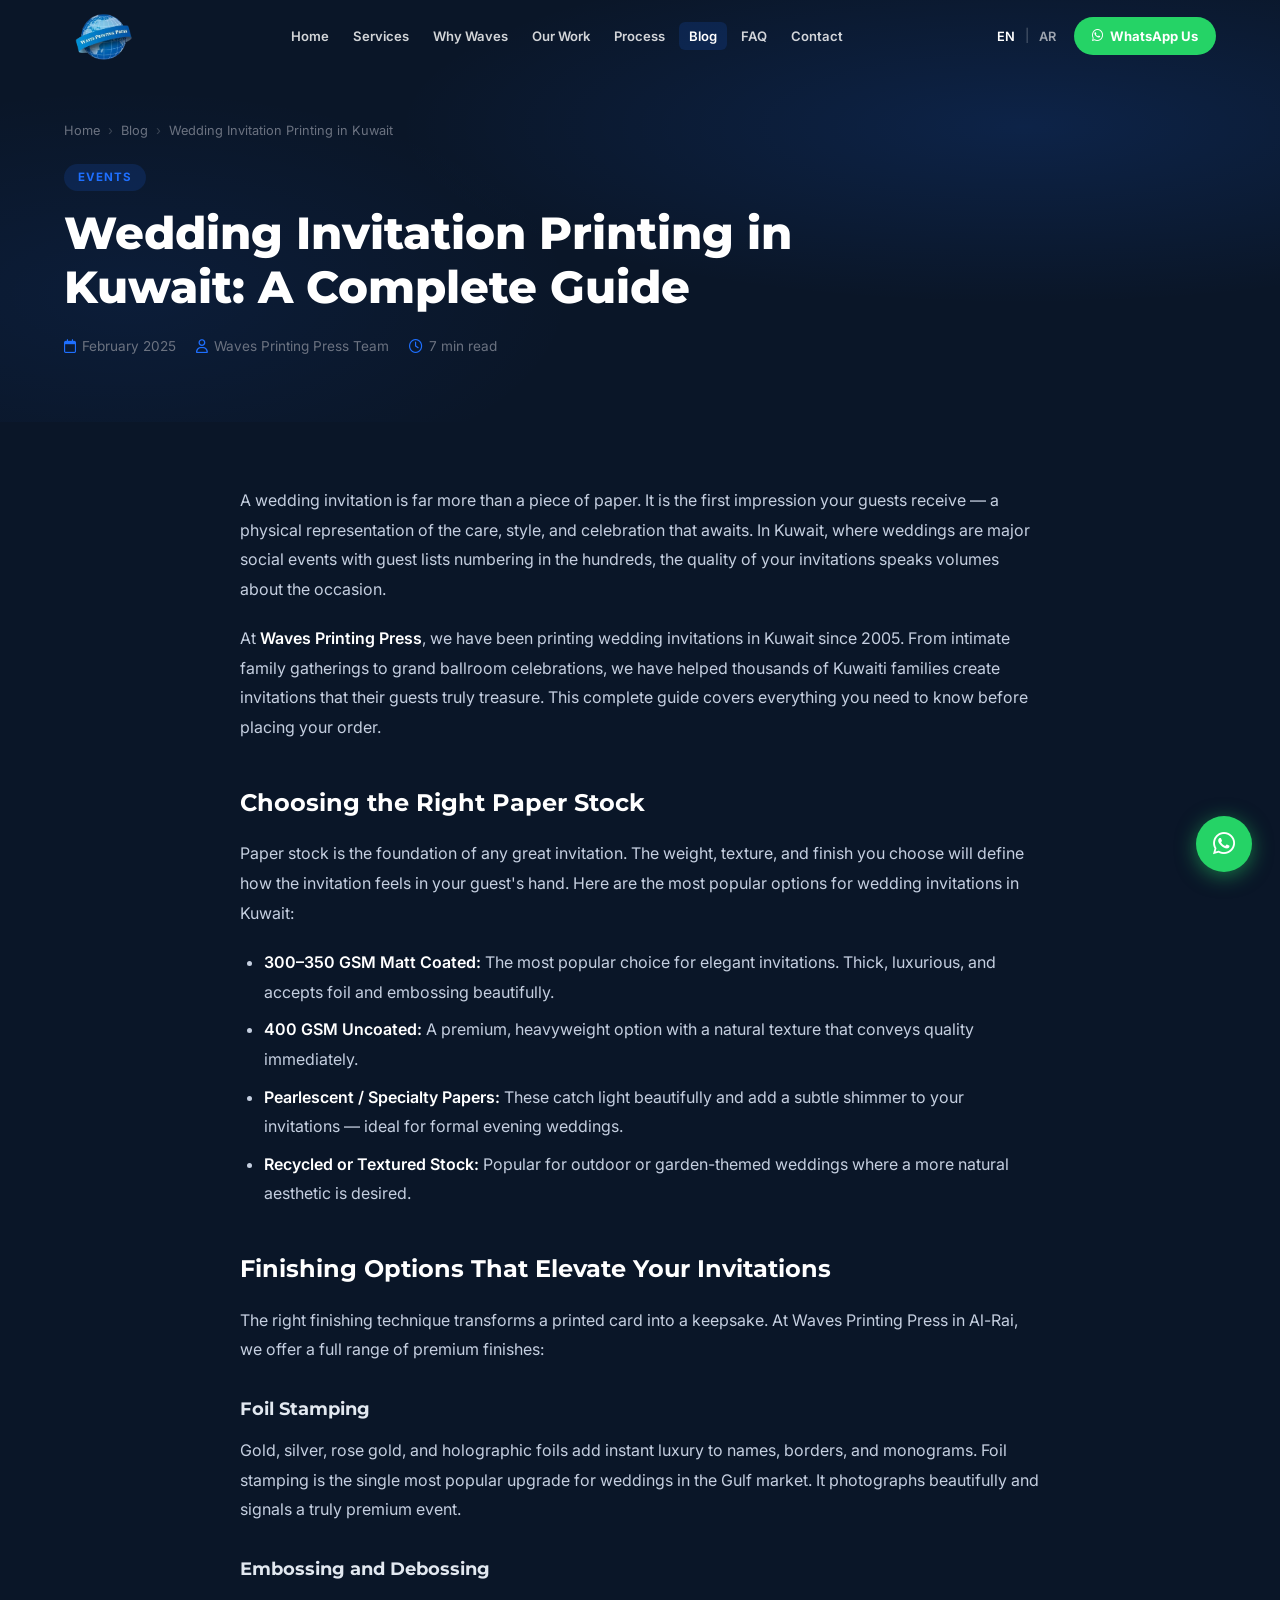
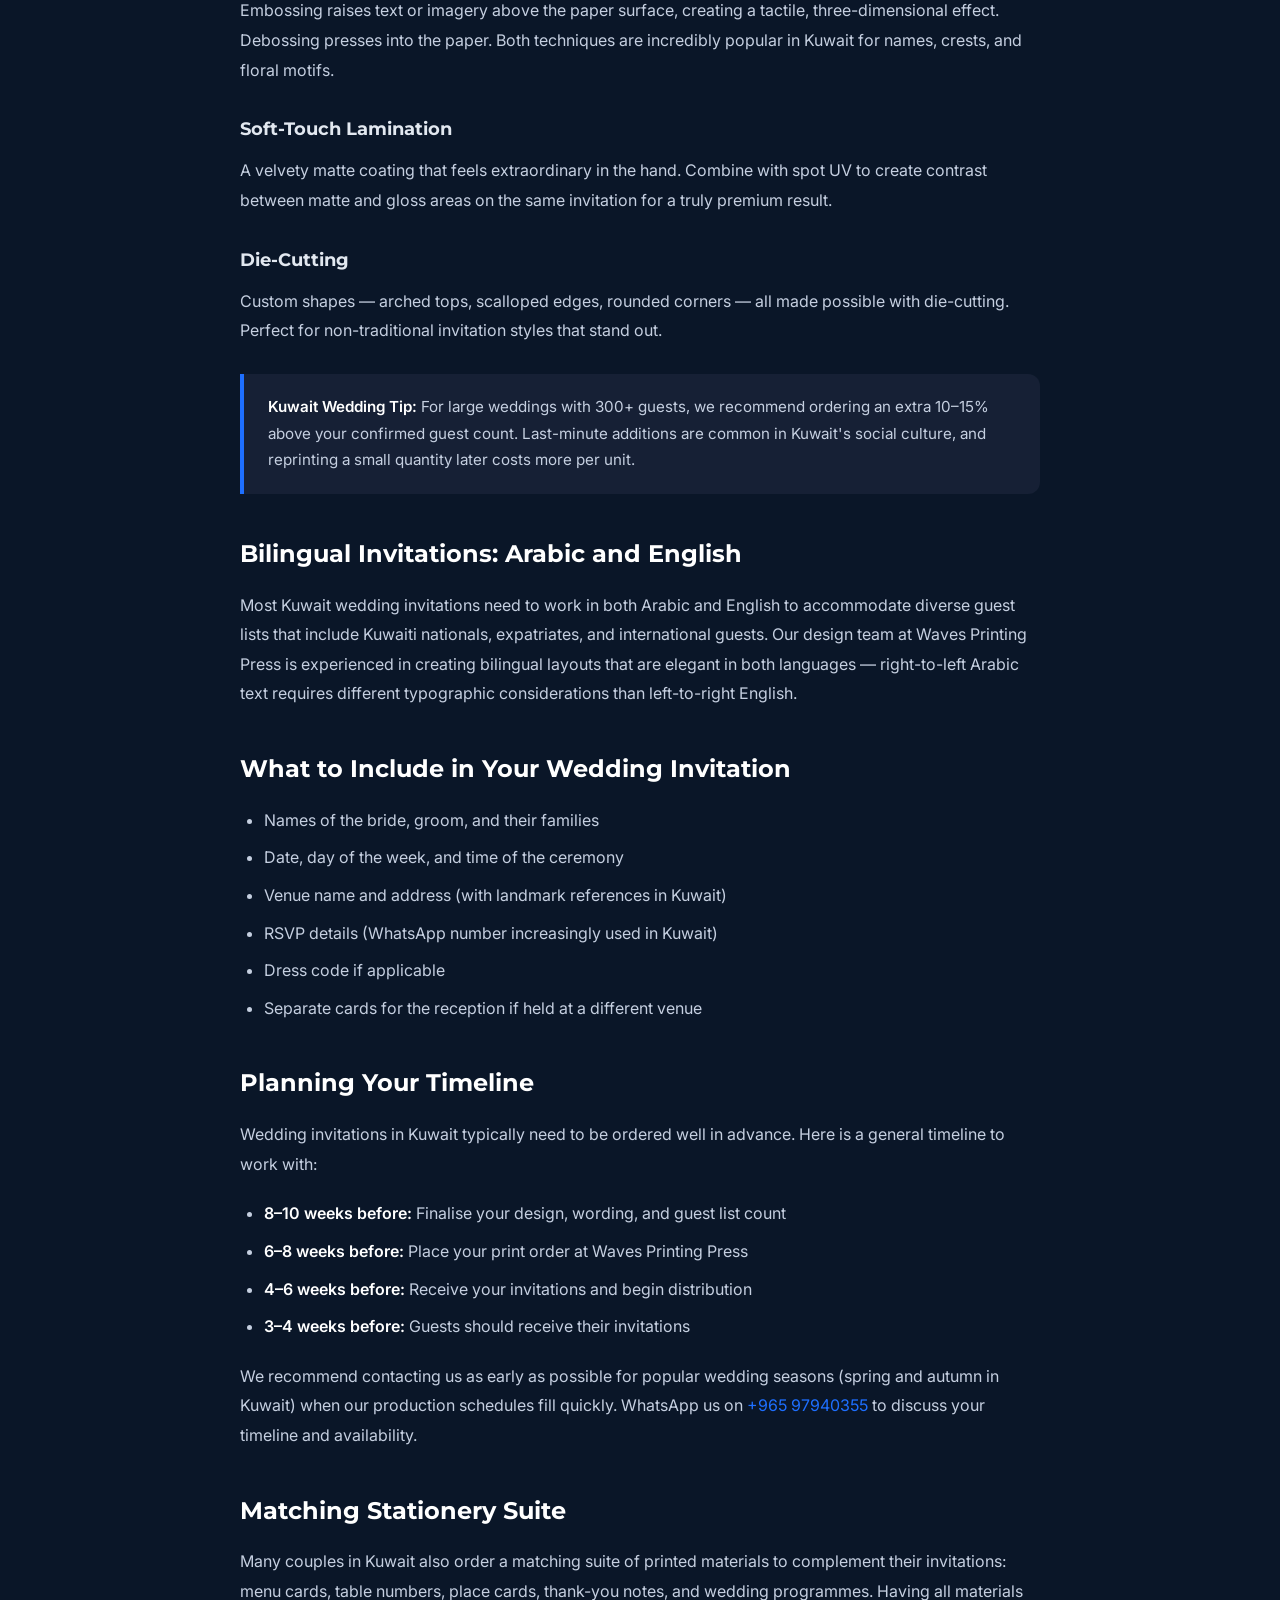
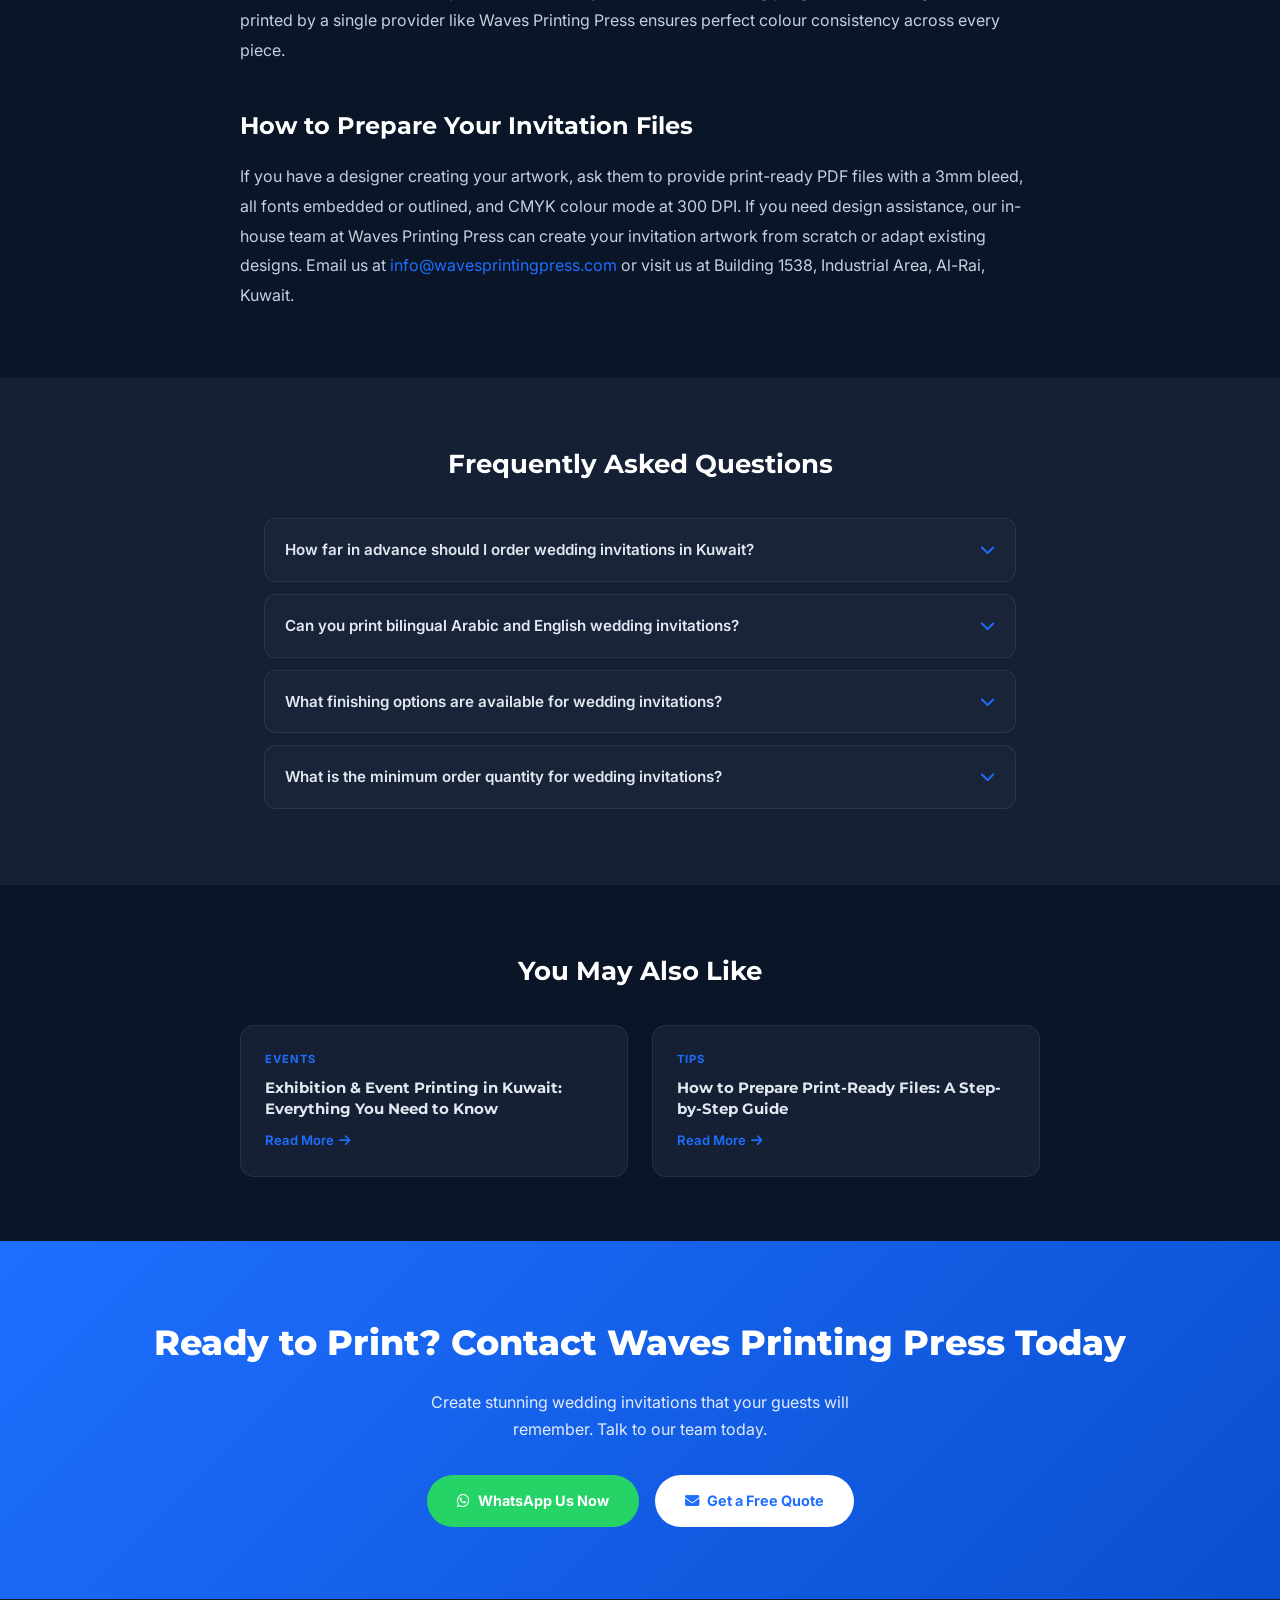
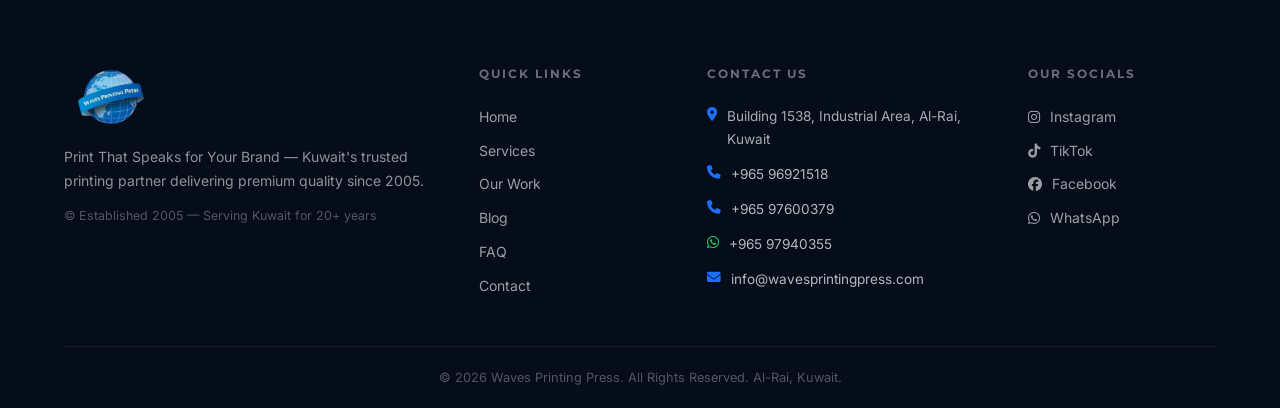
<file: blog-post-2.html>
<!DOCTYPE html>
<html lang="en" dir="ltr">
<head>
  <meta charset="UTF-8">
  <meta name="viewport" content="width=device-width, initial-scale=1.0">
  <title>Wedding Invitation Printing in Kuwait: A Complete Guide | Waves</title>
  <meta name="description" content="Complete guide to wedding invitation printing in Kuwait. Paper stocks, foil stamping, embossing & more. Order from Waves Printing Press, Al-Rai, Kuwait.">
  <meta name="robots" content="index, follow">
  <meta name="author" content="Waves Printing Press">
  <link rel="canonical" href="https://wavesprintingpress.com/blog-post-2.html">
  <meta property="og:type" content="article">
  <meta property="og:url" content="https://gaur61201.github.io/waves-printing-press/blog-post-2.html">
  <meta property="og:title" content="Wedding Invitation Printing in Kuwait: A Complete Guide | Waves Printing Press">
  <meta property="og:description" content="Everything you need to know about printing stunning wedding invitations in Kuwait — paper, finishes, timelines and more.">
  <meta property="og:image" content="https://gaur61201.github.io/waves-printing-press/images/waves_logo/waves_logo.png">
  <meta property="article:published_time" content="2025-02-10">
  <meta name="twitter:card" content="summary_large_image">
  <meta name="twitter:title" content="Wedding Invitation Printing in Kuwait: A Complete Guide">
  <meta name="twitter:description" content="Your complete guide to beautiful wedding invitation printing in Kuwait from Waves Printing Press.">
  <meta name="twitter:image" content="https://gaur61201.github.io/waves-printing-press/images/waves_logo/waves_logo.png">
  <link rel="preconnect" href="https://fonts.googleapis.com">
  <link rel="preconnect" href="https://fonts.gstatic.com" crossorigin>
  <link href="https://fonts.googleapis.com/css2?family=Cairo:wght@400;600;700;800&family=Inter:wght@400;500;600&family=Montserrat:wght@400;500;600;700;800&display=swap" rel="stylesheet">
  <link rel="stylesheet" href="https://cdnjs.cloudflare.com/ajax/libs/font-awesome/6.4.2/css/all.min.css">
  <!-- Favicon -->
  <link rel="icon" type="image/png" href="images/waves_logo/waves_logo.png">
  <link rel="apple-touch-icon" href="images/waves_logo/waves_logo.png">
  <script type="application/ld+json">
  {
    "@context": "https://schema.org",
    "@type": "Article",
    "headline": "Wedding Invitation Printing in Kuwait: A Complete Guide",
    "datePublished": "2025-02-10",
    "dateModified": "2026-03-21",
    "author": { "@type": "Organization", "name": "Waves Printing Press", "url": "https://wavesprintingpress.com" },
    "publisher": { "@type": "Organization", "name": "Waves Printing Press", "logo": { "@type": "ImageObject", "url": "https://gaur61201.github.io/waves-printing-press/images/waves_logo/waves_logo.png" } },
    "description": "Complete guide to wedding invitation printing in Kuwait covering paper stocks, finishing options, timelines and design tips.",
    "image": "https://gaur61201.github.io/waves-printing-press/images/waves_logo/waves_logo.png",
    "mainEntityOfPage": { "@type": "WebPage", "@id": "https://wavesprintingpress.com/blog-post-2.html" }
  }
  </script>

  <!-- BreadcrumbList Schema -->
  <script type="application/ld+json">
  {
    "@context": "https://schema.org",
    "@type": "BreadcrumbList",
    "itemListElement": [
      {"@type": "ListItem", "position": 1, "name": "Home", "item": "https://gaur61201.github.io/waves-printing-press/"},
      {"@type": "ListItem", "position": 2, "name": "Blog", "item": "https://gaur61201.github.io/waves-printing-press/blog.html"},
      {"@type": "ListItem", "position": 3, "name": "Wedding Invitation Printing in Kuwait: A Complete Guide"}
    ]
  }
  </script>

  <style>
    :root { --primary:#0A1628;--accent:#1E6FFF;--white:#FFFFFF;--light-bg:#F4F7FF;--text-dark:#1A1A2E;--text-muted:#6B7280;--border:rgba(255,255,255,0.08);--card-bg:#111827;--navy-light:#162035;--font-head:'Montserrat',sans-serif;--font-body:'Inter',sans-serif;--font-ar:'Cairo',sans-serif; }
    *,*::before,*::after{box-sizing:border-box;margin:0;padding:0;}
    html{scroll-behavior:smooth;}
    body{font-family:var(--font-body);background:var(--primary);color:#e2e8f0;line-height:1.7;overflow-x:hidden;}
    [dir="rtl"] body{font-family:var(--font-ar);}
    img{max-width:100%;height:auto;display:block;}
    a{color:var(--accent);text-decoration:none;}
    a:hover{text-decoration:underline;}
    .container{width:100%;max-width:1200px;margin:0 auto;padding:0 24px;}
    .sr-only{position:absolute;width:1px;height:1px;padding:0;margin:-1px;overflow:hidden;clip:rect(0,0,0,0);border:0;}
    [lang="en"] .ar-text{display:none;}
    [lang="ar"] .en-text{display:none;}
    body[dir="ltr"] .ar-text{display:none!important;}
    body[dir="rtl"] .en-text{display:none!important;}
    [lang="ar"]{font-family:var(--font-ar);}
    #navbar{position:fixed;top:0;left:0;right:0;z-index:1000;padding:0 24px;transition:background 0.3s ease,box-shadow 0.3s ease;}
    #navbar.scrolled{background:rgba(10,22,40,0.97);box-shadow:0 2px 24px rgba(0,0,0,0.35);backdrop-filter:blur(12px);}
    .nav-inner{display:flex;align-items:center;justify-content:space-between;height:72px;gap:16px;}
    .nav-logo{display:flex;align-items:center;gap:10px;text-decoration:none;flex-shrink:0;}
    .nav-logo img{height:55px;width:auto;}
    .nav-logo-css{display:flex;align-items:center;gap:8px;}
    .logo-label{font-family:var(--font-head);font-weight:800;font-size:1rem;color:#fff;}
    .mini-globe{width:28px;height:28px;border-radius:50%;background:var(--accent);}
    .nav-links{display:flex;list-style:none;gap:4px;align-items:center;}
    .nav-links a{font-family:var(--font-body);font-size:0.82rem;font-weight:600;color:rgba(255,255,255,0.82);padding:6px 10px;border-radius:6px;transition:color 0.2s,background 0.2s;text-decoration:none;white-space:nowrap;}
    .nav-links a:hover,.nav-links a.nav-active{color:#fff;background:rgba(30,111,255,0.15);}
    .nav-right{display:flex;align-items:center;gap:12px;flex-shrink:0;}
    .lang-toggle{display:flex;align-items:center;gap:4px;}
    .lang-btn{background:transparent;border:none;color:rgba(255,255,255,0.6);font-family:var(--font-body);font-size:0.8rem;font-weight:600;cursor:pointer;padding:4px 6px;border-radius:4px;transition:color 0.2s;}
    .lang-btn.active{color:#fff;}
    .lang-btn:hover{color:#fff;}
    .lang-sep{color:rgba(255,255,255,0.3);font-size:0.8rem;}
    .btn-wa-nav{display:inline-flex;align-items:center;gap:7px;padding:8px 18px;border-radius:50px;background:#25D366;color:#fff;font-family:var(--font-body);font-size:0.82rem;font-weight:700;text-decoration:none;transition:transform 0.2s,box-shadow 0.2s;white-space:nowrap;}
    .btn-wa-nav:hover{transform:translateY(-1px);box-shadow:0 4px 16px rgba(37,211,102,0.35);text-decoration:none;}
    .hamburger{display:none;flex-direction:column;gap:5px;background:transparent;border:none;cursor:pointer;padding:4px;}
    .hamburger span{display:block;width:24px;height:2px;background:#fff;border-radius:2px;transition:all 0.3s ease;}
    .hamburger.open span:nth-child(1){transform:translateY(7px) rotate(45deg);}
    .hamburger.open span:nth-child(2){opacity:0;}
    .hamburger.open span:nth-child(3){transform:translateY(-7px) rotate(-45deg);}
    .mobile-menu{display:none;flex-direction:column;gap:0;background:rgba(10,22,40,0.98);backdrop-filter:blur(16px);padding:16px 0 24px;border-top:1px solid rgba(255,255,255,0.06);}
    .mobile-menu.open{display:flex;}
    .mobile-menu a{padding:13px 28px;color:rgba(255,255,255,0.85);font-size:0.95rem;font-weight:600;border-bottom:1px solid rgba(255,255,255,0.04);transition:background 0.2s,color 0.2s;text-decoration:none;}
    .mobile-menu a:hover{background:rgba(30,111,255,0.1);color:#fff;}
    .mobile-lang-row{display:flex;gap:12px;padding:16px 28px 8px;}
    .mobile-lang-row .lang-btn{font-size:0.9rem;padding:8px 16px;border:1px solid rgba(255,255,255,0.2);border-radius:6px;}
    .mobile-wa{margin:12px 28px 0;padding:12px 20px !important;background:#25D366 !important;border-radius:10px;color:#fff !important;display:flex !important;align-items:center;gap:8px;justify-content:center;border-bottom:none !important;}
    @media(max-width:1024px){.nav-links{display:none;}}
    @media(max-width:768px){.btn-wa-nav .en-text,.btn-wa-nav .ar-text{display:none;}.hamburger{display:flex;}}
    .post-hero{background:var(--primary);padding:120px 0 64px;position:relative;overflow:hidden;}
    .post-hero::before{content:'';position:absolute;inset:0;background:radial-gradient(ellipse 70% 60% at 80% 30%,rgba(30,111,255,0.15) 0%,transparent 70%),radial-gradient(ellipse 50% 70% at 10% 70%,rgba(30,111,255,0.08) 0%,transparent 70%);}
    .post-hero .container{position:relative;z-index:1;}
    .post-breadcrumb{display:flex;align-items:center;gap:8px;font-size:0.8rem;color:var(--text-muted);margin-bottom:20px;flex-wrap:wrap;}
    .post-breadcrumb a{color:var(--text-muted);transition:color 0.2s;}
    .post-breadcrumb a:hover{color:var(--accent);text-decoration:none;}
    .post-breadcrumb .sep{color:rgba(255,255,255,0.2);}
    .post-cat-badge{display:inline-block;padding:4px 14px;background:rgba(30,111,255,0.15);color:var(--accent);border-radius:50px;font-size:0.72rem;font-weight:700;letter-spacing:1px;text-transform:uppercase;margin-bottom:16px;}
    .post-hero h1{font-family:var(--font-head);font-size:clamp(1.8rem,4vw,2.8rem);font-weight:800;color:#fff;line-height:1.2;margin-bottom:20px;max-width:820px;}
    .post-meta-row{display:flex;align-items:center;gap:20px;flex-wrap:wrap;color:var(--text-muted);font-size:0.85rem;}
    .post-meta-row span{display:flex;align-items:center;gap:6px;}
    .post-meta-row i{color:var(--accent);}
    .post-body-section{padding:64px 0 48px;}
    .post-layout{max-width:800px;margin:0 auto;}
    .post-layout h2{font-family:var(--font-head);font-size:1.5rem;font-weight:700;color:#fff;margin:40px 0 16px;}
    .post-layout h3{font-family:var(--font-head);font-size:1.15rem;font-weight:700;color:#e2e8f0;margin:28px 0 12px;}
    .post-layout p{color:#c5cfe0;line-height:1.85;margin-bottom:20px;font-size:1rem;}
    .post-layout ul,.post-layout ol{margin:0 0 20px 24px;color:#c5cfe0;line-height:1.85;}
    [dir="rtl"] .post-layout ul,[dir="rtl"] .post-layout ol{margin:0 24px 20px 0;}
    .post-layout li{margin-bottom:8px;}
    .post-layout strong{color:#fff;font-weight:600;}
    .post-highlight{background:var(--navy-light);border-left:4px solid var(--accent);border-radius:0 12px 12px 0;padding:20px 24px;margin:28px 0;color:#c5cfe0;font-size:0.95rem;line-height:1.75;}
    [dir="rtl"] .post-highlight{border-left:none;border-right:4px solid var(--accent);border-radius:12px 0 0 12px;}
    .post-faq{background:var(--navy-light);padding:64px 0;}
    .post-faq .container{max-width:800px;margin:0 auto;}
    .post-faq h2{font-family:var(--font-head);font-size:1.6rem;font-weight:700;color:#fff;margin-bottom:32px;text-align:center;}
    .faq-item{border:1px solid rgba(255,255,255,0.08);border-radius:12px;margin-bottom:12px;overflow:hidden;background:rgba(255,255,255,0.02);}
    .faq-item summary{display:flex;justify-content:space-between;align-items:center;padding:18px 20px;cursor:pointer;font-weight:600;color:#e2e8f0;font-size:0.95rem;list-style:none;gap:12px;}
    .faq-item summary::-webkit-details-marker{display:none;}
    .faq-item summary:hover{color:#fff;background:rgba(30,111,255,0.05);}
    .faq-arrow{color:var(--accent);flex-shrink:0;transition:transform 0.3s ease;}
    .faq-item[open] .faq-arrow{transform:rotate(180deg);}
    .faq-body{padding:0 20px 18px;color:#a8b4c8;font-size:0.9rem;line-height:1.75;}
    .post-related{padding:64px 0;}
    .post-related h2{font-family:var(--font-head);font-size:1.6rem;font-weight:700;color:#fff;margin-bottom:32px;text-align:center;}
    .related-grid{display:grid;grid-template-columns:repeat(2,1fr);gap:24px;max-width:800px;margin:0 auto;}
    @media(max-width:560px){.related-grid{grid-template-columns:1fr;}}
    .related-card{background:var(--navy-light);border:1px solid rgba(255,255,255,0.07);border-radius:14px;padding:24px;transition:border-color 0.3s,transform 0.3s;text-decoration:none;display:block;}
    .related-card:hover{border-color:var(--accent);transform:translateY(-4px);text-decoration:none;}
    .related-cat{font-size:0.7rem;font-weight:700;letter-spacing:1px;text-transform:uppercase;color:var(--accent);margin-bottom:8px;display:block;}
    .related-card h3{font-family:var(--font-head);font-size:0.95rem;font-weight:700;color:#e2e8f0;line-height:1.4;margin-bottom:8px;}
    .related-card .read-link{font-size:0.82rem;font-weight:600;color:var(--accent);display:flex;align-items:center;gap:5px;margin-top:10px;}
    .post-cta{background:linear-gradient(135deg,var(--accent) 0%,#0a4fcf 100%);padding:72px 0;text-align:center;}
    .post-cta h2{font-family:var(--font-head);font-size:clamp(1.5rem,4vw,2.2rem);font-weight:800;color:#fff;margin-bottom:16px;}
    .post-cta p{color:rgba(255,255,255,0.88);font-size:1rem;max-width:500px;margin:0 auto 32px;line-height:1.7;}
    .cta-btn-row{display:flex;justify-content:center;gap:16px;flex-wrap:wrap;}
    .btn-cta-white{display:inline-flex;align-items:center;gap:8px;padding:14px 30px;border-radius:50px;background:#fff;color:var(--accent);font-family:var(--font-body);font-size:0.9rem;font-weight:700;text-decoration:none;transition:transform 0.25s,box-shadow 0.25s;}
    .btn-cta-white:hover{transform:translateY(-2px);box-shadow:0 8px 24px rgba(0,0,0,0.2);text-decoration:none;}
    .btn-cta-wa{display:inline-flex;align-items:center;gap:8px;padding:14px 30px;border-radius:50px;background:#25D366;color:#fff;font-family:var(--font-body);font-size:0.9rem;font-weight:700;text-decoration:none;transition:transform 0.25s,box-shadow 0.25s;}
    .btn-cta-wa:hover{transform:translateY(-2px);box-shadow:0 8px 24px rgba(37,211,102,0.4);text-decoration:none;}
    #footer{background:#060d1a;padding:64px 0 0;border-top:1px solid rgba(255,255,255,0.06);}
    .footer-grid{display:grid;grid-template-columns:2fr 1fr 1.5fr 1fr;gap:40px;padding-bottom:48px;}
    @media(max-width:900px){.footer-grid{grid-template-columns:1fr 1fr;}}
    @media(max-width:560px){.footer-grid{grid-template-columns:1fr;}}
    .footer-col h4{font-family:var(--font-head);font-size:0.75rem;font-weight:700;letter-spacing:2px;text-transform:uppercase;color:rgba(255,255,255,0.4);margin-bottom:20px;}
    .foot-logo{margin-bottom:16px;}
    .foot-logo img{height:65px;width:auto;}
    .foot-tagline{font-size:0.875rem;color:rgba(255,255,255,0.55);line-height:1.7;margin-bottom:12px;}
    .foot-since{font-size:0.78rem;color:rgba(255,255,255,0.3);}
    .foot-links{display:flex;flex-direction:column;gap:10px;}
    .foot-links a{font-size:0.875rem;color:rgba(255,255,255,0.6);text-decoration:none;transition:color 0.2s;}
    .foot-links a:hover{color:var(--accent);}
    .foot-contacts{display:flex;flex-direction:column;gap:12px;}
    .foot-ci{display:flex;align-items:flex-start;gap:10px;font-size:0.85rem;}
    .foot-ci i{color:var(--accent);margin-top:3px;flex-shrink:0;}
    .foot-ci .wai{color:#25D366;}
    .foot-ci a{color:rgba(255,255,255,0.7);text-decoration:none;transition:color 0.2s;}
    .foot-ci a:hover{color:var(--accent);}
    .foot-ci span{color:rgba(255,255,255,0.65);}
    .footer-socials-list{display:flex;flex-direction:column;gap:10px;}
    .footer-social-link{display:flex;align-items:center;gap:10px;font-size:0.875rem;color:rgba(255,255,255,0.6);text-decoration:none;transition:color 0.2s;}
    .footer-social-link:hover{color:var(--accent);}
    .footer-bottom{border-top:1px solid rgba(255,255,255,0.06);padding:20px 0;text-align:center;}
    .foot-copy{font-size:0.8rem;color:rgba(255,255,255,0.3);}
    .whatsapp-float{position:fixed;bottom:28px;right:28px;z-index:999;width:56px;height:56px;border-radius:50%;background:#25D366;color:#fff;display:flex;align-items:center;justify-content:center;font-size:1.6rem;box-shadow:0 4px 20px rgba(37,211,102,0.5);text-decoration:none;transition:transform 0.3s,box-shadow 0.3s;}
    .whatsapp-float:hover{transform:scale(1.1);box-shadow:0 6px 28px rgba(37,211,102,0.65);text-decoration:none;}
    [dir="rtl"] .whatsapp-float{right:auto;left:28px;}
  </style>

  <script type="application/ld+json">
  {
    "@context": "https://schema.org",
    "@type": "FAQPage",
    "mainEntity": [
      {
        "@type": "Question",
        "name": "How far in advance should I order wedding invitations in Kuwait?",
        "acceptedAnswer": {
          "@type": "Answer",
          "text": "We recommend placing your order 6–8 weeks before your wedding date. During peak wedding seasons (spring and autumn), earlier is better as production schedules fill up. Rush orders are possible but add cost — contact us on WhatsApp to discuss your specific timeline."
        }
      },
      {
        "@type": "Question",
        "name": "Can you print bilingual Arabic and English wedding invitations?",
        "acceptedAnswer": {
          "@type": "Answer",
          "text": "Absolutely. Bilingual invitations are among our most requested products. Our design team is experienced in creating layouts that work beautifully in both Arabic (right-to-left) and English (left-to-right), ensuring both versions look elegant and balanced."
        }
      },
      {
        "@type": "Question",
        "name": "What finishing options are available for wedding invitations?",
        "acceptedAnswer": {
          "@type": "Answer",
          "text": "We offer foil stamping (gold, silver, rose gold, holographic), embossing, debossing, soft-touch lamination, spot UV, die-cutting, and various specialty paper stocks. Visit our showroom in Al-Rai to see physical samples of all available finishes."
        }
      },
      {
        "@type": "Question",
        "name": "What is the minimum order quantity for wedding invitations?",
        "acceptedAnswer": {
          "@type": "Answer",
          "text": "We can print wedding invitations from as few as 50 pieces, though larger quantities offer better per-unit pricing. For most Kuwait weddings, orders range from 200–500 pieces. Contact us on +965 96921518 for a quote based on your specific quantity and requirements."
        }
      }
    ]
  }
  </script>
</head>
<body dir="ltr">

<nav id="navbar" role="navigation" aria-label="Main navigation">
  <div class="container nav-inner">
    <a href="index.html" class="nav-logo" aria-label="Waves Printing Press — home">
      <img src="images/waves_logo/waves_logo.png" alt="Waves Printing Press Logo" height="55" onerror="this.style.display='none'; this.nextElementSibling.style.display='flex';">
      <div class="nav-logo-css" style="display:none;"><div class="mini-globe" aria-hidden="true"></div><span class="logo-label">Waves Printing Press</span></div>
    </a>
    <ul class="nav-links" role="list">
      <li><a href="index.html#hero" class="en-text">Home</a><a href="index.html#hero" class="ar-text">الرئيسية</a></li>
      <li><a href="index.html#services" class="en-text">Services</a><a href="index.html#services" class="ar-text">خدماتنا</a></li>
      <li><a href="index.html#why-waves" class="en-text">Why Waves</a><a href="index.html#why-waves" class="ar-text">لماذا أمواج</a></li>
      <li><a href="index.html#our-work" class="en-text">Our Work</a><a href="index.html#our-work" class="ar-text">أعمالنا</a></li>
      <li><a href="index.html#process" class="en-text">Process</a><a href="index.html#process" class="ar-text">كيف نعمل</a></li>
      <li><a href="blog.html" class="en-text nav-active">Blog</a><a href="blog.html" class="ar-text nav-active">المدونة</a></li>
      <li><a href="index.html#faq" class="en-text">FAQ</a><a href="index.html#faq" class="ar-text">الأسئلة</a></li>
      <li><a href="index.html#contact" class="en-text">Contact</a><a href="index.html#contact" class="ar-text">تواصل</a></li>
    </ul>
    <div class="nav-right">
      <div class="lang-toggle"><button class="lang-btn active" id="btn-en" onclick="setLang('en')" aria-pressed="true">EN</button><span class="lang-sep">|</span><button class="lang-btn" id="btn-ar" onclick="setLang('ar')" aria-pressed="false">AR</button></div>
      <a href="https://wa.me/96597940355" class="btn-wa-nav" target="_blank" rel="noopener"><i class="fa-brands fa-whatsapp" aria-hidden="true"></i><span class="en-text">WhatsApp Us</span><span class="ar-text">واتساب</span></a>
      <button class="hamburger" id="hamburger" aria-label="Toggle menu" aria-expanded="false"><span></span><span></span><span></span></button>
    </div>
  </div>
  <div class="mobile-menu" id="mobile-menu">
    <a href="index.html#hero"><span class="en-text">Home</span><span class="ar-text">الرئيسية</span></a>
    <a href="index.html#services"><span class="en-text">Services</span><span class="ar-text">خدماتنا</span></a>
    <a href="index.html#why-waves"><span class="en-text">Why Waves</span><span class="ar-text">لماذا أمواج</span></a>
    <a href="index.html#our-work"><span class="en-text">Our Work</span><span class="ar-text">أعمالنا</span></a>
    <a href="index.html#process"><span class="en-text">Process</span><span class="ar-text">كيف نعمل</span></a>
    <a href="blog.html"><span class="en-text">Blog</span><span class="ar-text">المدونة</span></a>
    <a href="index.html#faq"><span class="en-text">FAQ</span><span class="ar-text">الأسئلة الشائعة</span></a>
    <a href="index.html#contact"><span class="en-text">Contact</span><span class="ar-text">تواصل معنا</span></a>
    <div class="mobile-lang-row"><button class="lang-btn" onclick="setLang('en');">EN</button><button class="lang-btn" onclick="setLang('ar');">AR / عربي</button></div>
    <a href="https://wa.me/96597940355" class="mobile-wa" target="_blank" rel="noopener"><i class="fa-brands fa-whatsapp"></i><span class="en-text">WhatsApp Us</span><span class="ar-text">تواصل عبر واتساب</span></a>
  </div>
</nav>

<section class="post-hero" aria-labelledby="post-title">
  <div class="container">
    <nav class="post-breadcrumb" aria-label="Breadcrumb">
      <a href="index.html"><span class="en-text">Home</span><span class="ar-text">الرئيسية</span></a><span class="sep">›</span><a href="blog.html"><span class="en-text">Blog</span><span class="ar-text">المدونة</span></a><span class="sep">›</span><span><span class="en-text">Wedding Invitation Printing in Kuwait</span><span class="ar-text">طباعة دعوات الأفراح في الكويت</span></span>
    </nav>
    <span class="post-cat-badge"><span class="en-text">Events</span><span class="ar-text">فعاليات</span></span>
    <h1 id="post-title"><span class="en-text">Wedding Invitation Printing in Kuwait: A Complete Guide</span><span class="ar-text">طباعة دعوات الأفراح في الكويت: دليل شامل</span></h1>
    <div class="post-meta-row">
      <span><i class="fa-regular fa-calendar"></i> February 2025</span>
      <span><i class="fa-regular fa-user"></i> <span class="en-text">Waves Printing Press Team</span><span class="ar-text">فريق أمواج للطباعة</span></span>
      <span><i class="fa-regular fa-clock"></i> <span class="en-text">7 min read</span><span class="ar-text">7 دقائق للقراءة</span></span>
    </div>
  </div>
</section>

<section class="post-body-section">
  <div class="container">
    <div class="post-layout">

      <p><span class="en-text">A wedding invitation is far more than a piece of paper. It is the first impression your guests receive — a physical representation of the care, style, and celebration that awaits. In Kuwait, where weddings are major social events with guest lists numbering in the hundreds, the quality of your invitations speaks volumes about the occasion.</span><span class="ar-text">دعوة الفرح أكثر بكثير من مجرد ورقة. إنها الانطباع الأول الذي يتلقاه ضيوفك — تجسيد مادي للاهتمام والأسلوب والاحتفال المنتظر. في الكويت، حيث الأفراح فعاليات اجتماعية كبرى تتضمن قوائم ضيوف بالمئات، جودة دعواتك تقول الكثير عن المناسبة.</span></p>

      <p><span class="en-text">At <strong>Waves Printing Press</strong>, we have been printing wedding invitations in Kuwait since 2005. From intimate family gatherings to grand ballroom celebrations, we have helped thousands of Kuwaiti families create invitations that their guests truly treasure. This complete guide covers everything you need to know before placing your order.</span><span class="ar-text">في <strong>أمواج للطباعة</strong>، نطبع دعوات الأفراح في الكويت منذ 2005. من التجمعات العائلية الحميمة إلى الاحتفالات الفخمة في قاعات الأفراح، ساعدنا آلاف العائلات الكويتية على إنشاء دعوات يحتفظ بها الضيوف بكل اعتزاز. يغطي هذا الدليل الشامل كل ما تحتاج معرفته قبل تقديم طلبك.</span></p>

      <h2><span class="en-text">Choosing the Right Paper Stock</span><span class="ar-text">اختيار نوع الورق المناسب</span></h2>
      <p><span class="en-text">Paper stock is the foundation of any great invitation. The weight, texture, and finish you choose will define how the invitation feels in your guest's hand. Here are the most popular options for wedding invitations in Kuwait:</span><span class="ar-text">الورق هو الأساس لأي دعوة رائعة. الوزن والملمس والتشطيب التي تختارها ستحدد شعور الدعوة في يد ضيوفك. إليك أكثر الخيارات شيوعًا لدعوات الأفراح في الكويت:</span></p>
      <ul>
        <li><span class="en-text"><strong>300–350 GSM Matt Coated:</strong> The most popular choice for elegant invitations. Thick, luxurious, and accepts foil and embossing beautifully.</span><span class="ar-text"><strong>300–350 جرام مات مطلي:</strong> الخيار الأكثر شيوعًا للدعوات الأنيقة. سميك وفاخر ويقبل الفويل والنقش بشكل رائع.</span></li>
        <li><span class="en-text"><strong>400 GSM Uncoated:</strong> A premium, heavyweight option with a natural texture that conveys quality immediately.</span><span class="ar-text"><strong>400 جرام غير مطلي:</strong> خيار فاخر ثقيل الوزن بملمس طبيعي يعكس الجودة فور اللمس.</span></li>
        <li><span class="en-text"><strong>Pearlescent / Specialty Papers:</strong> These catch light beautifully and add a subtle shimmer to your invitations — ideal for formal evening weddings.</span><span class="ar-text"><strong>أوراق صدفية / متخصصة:</strong> تلتقط الضوء بشكل جميل وتضيف بريقًا خفيًا للدعوات — مثالية لأفراح المساء الرسمية.</span></li>
        <li><span class="en-text"><strong>Recycled or Textured Stock:</strong> Popular for outdoor or garden-themed weddings where a more natural aesthetic is desired.</span><span class="ar-text"><strong>ورق معاد تدويره أو ذو ملمس مميز:</strong> شائع لأفراح الهواء الطلق أو ذات الطابع البستاني حيث يُفضَّل الجمالية الطبيعية.</span></li>
      </ul>

      <h2><span class="en-text">Finishing Options That Elevate Your Invitations</span><span class="ar-text">خيارات التشطيب التي ترفع مستوى دعواتك</span></h2>
      <p><span class="en-text">The right finishing technique transforms a printed card into a keepsake. At Waves Printing Press in Al-Rai, we offer a full range of premium finishes:</span><span class="ar-text">تقنية التشطيب المناسبة تحوّل البطاقة المطبوعة إلى تذكار يُحتفظ به. في أمواج للطباعة بالري، نقدم مجموعة كاملة من التشطيبات الفاخرة:</span></p>

      <h3><span class="en-text">Foil Stamping</span><span class="ar-text">الطباعة بالفويل</span></h3>
      <p><span class="en-text">Gold, silver, rose gold, and holographic foils add instant luxury to names, borders, and monograms. Foil stamping is the single most popular upgrade for weddings in the Gulf market. It photographs beautifully and signals a truly premium event.</span><span class="ar-text">الفويل الذهبي والفضي وذهب الوردي والهولوغرافي يضيف فخامة فورية للأسماء والحدود والنقوش. الطباعة بالفويل هي أكثر الإضافات شيوعًا لأفراح منطقة الخليج. تبدو رائعة في الصور وتشير إلى فعالية فاخرة حقًا.</span></p>

      <h3><span class="en-text">Embossing and Debossing</span><span class="ar-text">النقش البارز والمقعّر</span></h3>
      <p><span class="en-text">Embossing raises text or imagery above the paper surface, creating a tactile, three-dimensional effect. Debossing presses into the paper. Both techniques are incredibly popular in Kuwait for names, crests, and floral motifs.</span><span class="ar-text">النقش البارز يرفع النص أو الصور فوق سطح الورق مما يخلق تأثيرًا ملموسًا ثلاثي الأبعاد. النقش المقعّر يضغط في الورق. كلتا التقنيتين شائعتان جدًا في الكويت للأسماء والشعارات والزخارف النباتية.</span></p>

      <h3><span class="en-text">Soft-Touch Lamination</span><span class="ar-text">التلميع الناعم</span></h3>
      <p><span class="en-text">A velvety matte coating that feels extraordinary in the hand. Combine with spot UV to create contrast between matte and gloss areas on the same invitation for a truly premium result.</span><span class="ar-text">طبقة مات مخملية الملمس تشعر بها الفخامة بين يديك. ادمجه مع طلاء UV الموضعي لإنشاء تباين بين المناطق المات واللامعة على نفس الدعوة للحصول على نتيجة فاخرة حقًا.</span></p>

      <h3><span class="en-text">Die-Cutting</span><span class="ar-text">القطع بالقالب</span></h3>
      <p><span class="en-text">Custom shapes — arched tops, scalloped edges, rounded corners — all made possible with die-cutting. Perfect for non-traditional invitation styles that stand out.</span><span class="ar-text">الأشكال المخصصة — القمم المقوسة والحواف المسرّحة والزوايا المدوّرة — كلها ممكنة بالقطع بالقالب. مثالية لأنماط دعوات غير تقليدية تلفت الأنظار.</span></p>

      <div class="post-highlight">
        <span class="en-text"><strong>Kuwait Wedding Tip:</strong> For large weddings with 300+ guests, we recommend ordering an extra 10–15% above your confirmed guest count. Last-minute additions are common in Kuwait's social culture, and reprinting a small quantity later costs more per unit.</span><span class="ar-text"><strong>نصيحة للأفراح في الكويت:</strong> للأفراح الكبيرة بأكثر من 300 ضيف، ننصح بطلب 10–15% إضافية فوق عدد ضيوفك المؤكد. الإضافات اللحظية شائعة في الثقافة الاجتماعية الكويتية، وإعادة الطباعة بكميات صغيرة لاحقًا تكلف أكثر في الوحدة الواحدة.</span>
      </div>

      <h2><span class="en-text">Bilingual Invitations: Arabic and English</span><span class="ar-text">الدعوات ثنائية اللغة: العربية والإنجليزية</span></h2>
      <p><span class="en-text">Most Kuwait wedding invitations need to work in both Arabic and English to accommodate diverse guest lists that include Kuwaiti nationals, expatriates, and international guests. Our design team at Waves Printing Press is experienced in creating bilingual layouts that are elegant in both languages — right-to-left Arabic text requires different typographic considerations than left-to-right English.</span><span class="ar-text">معظم دعوات الأفراح الكويتية تحتاج أن تعمل بالعربية والإنجليزية لاستيعاب قوائم ضيوف متنوعة تشمل الكويتيين والمقيمين والضيوف الدوليين. فريق التصميم في أمواج للطباعة لديه خبرة في إنشاء تصاميم ثنائية اللغة أنيقة بكلتا اللغتين — النص العربي من اليمين إلى اليسار يتطلب اعتبارات طباعية مختلفة عن الإنجليزية.</span></p>

      <h2><span class="en-text">What to Include in Your Wedding Invitation</span><span class="ar-text">ما يجب تضمينه في دعوة الفرح</span></h2>
      <ul>
        <li><span class="en-text">Names of the bride, groom, and their families</span><span class="ar-text">أسماء العروس والعريس وعائلتيهما</span></li>
        <li><span class="en-text">Date, day of the week, and time of the ceremony</span><span class="ar-text">التاريخ واليوم والوقت</span></li>
        <li><span class="en-text">Venue name and address (with landmark references in Kuwait)</span><span class="ar-text">اسم القاعة والعنوان (مع معالم مرجعية في الكويت)</span></li>
        <li><span class="en-text">RSVP details (WhatsApp number increasingly used in Kuwait)</span><span class="ar-text">تفاصيل التأكيد (رقم واتساب أصبح شائعًا في الكويت)</span></li>
        <li><span class="en-text">Dress code if applicable</span><span class="ar-text">كود اللبس إن وُجد</span></li>
        <li><span class="en-text">Separate cards for the reception if held at a different venue</span><span class="ar-text">بطاقات منفصلة لحفل الاستقبال إذا أُقيم في مكان مختلف</span></li>
      </ul>

      <h2><span class="en-text">Planning Your Timeline</span><span class="ar-text">التخطيط لجدولك الزمني</span></h2>
      <p><span class="en-text">Wedding invitations in Kuwait typically need to be ordered well in advance. Here is a general timeline to work with:</span><span class="ar-text">دعوات الأفراح في الكويت عادةً تحتاج طلبًا مسبقًا بوقت كافٍ. إليك جدولًا زمنيًا عامًا للعمل به:</span></p>
      <ul>
        <li><span class="en-text"><strong>8–10 weeks before:</strong> Finalise your design, wording, and guest list count</span><span class="ar-text"><strong>8–10 أسابيع قبل الفرح:</strong> حدّد تصميمك ونصوصك وعدد قائمة ضيوفك</span></li>
        <li><span class="en-text"><strong>6–8 weeks before:</strong> Place your print order at Waves Printing Press</span><span class="ar-text"><strong>6–8 أسابيع قبل الفرح:</strong> قدّم طلب الطباعة في أمواج للطباعة</span></li>
        <li><span class="en-text"><strong>4–6 weeks before:</strong> Receive your invitations and begin distribution</span><span class="ar-text"><strong>4–6 أسابيع قبل الفرح:</strong> استلم دعواتك وابدأ التوزيع</span></li>
        <li><span class="en-text"><strong>3–4 weeks before:</strong> Guests should receive their invitations</span><span class="ar-text"><strong>3–4 أسابيع قبل الفرح:</strong> يجب أن يكون الضيوف قد استلموا دعواتهم</span></li>
      </ul>
      <p><span class="en-text">We recommend contacting us as early as possible for popular wedding seasons (spring and autumn in Kuwait) when our production schedules fill quickly. WhatsApp us on <a href="https://wa.me/96597940355">+965 97940355</a> to discuss your timeline and availability.</span><span class="ar-text">ننصح بالتواصل معنا مبكرًا قدر الإمكان لمواسم الأفراح المشهورة (الربيع والخريف في الكويت) حين تمتلئ جداول الإنتاج بسرعة. راسلنا على واتساب <a href="https://wa.me/96597940355">+965 97940355</a> لمناقشة جدولك الزمني وتوفّر المواعيد.</span></p>

      <h2><span class="en-text">Matching Stationery Suite</span><span class="ar-text">مجموعة القرطاسية المتناسقة</span></h2>
      <p><span class="en-text">Many couples in Kuwait also order a matching suite of printed materials to complement their invitations: menu cards, table numbers, place cards, thank-you notes, and wedding programmes. Having all materials printed by a single provider like Waves Printing Press ensures perfect colour consistency across every piece.</span><span class="ar-text">كثير من الأزواج في الكويت يطلبون أيضًا مجموعة متناسقة من المطبوعات لتكمل دعواتهم: بطاقات القائمة وأرقام الطاولات وبطاقات الأماكن وبطاقات الشكر وبرامج الفرح. طباعة جميع المواد من مورد واحد مثل أمواج للطباعة يضمن تناسقًا مثاليًا في الألوان عبر كل قطعة.</span></p>

      <h2><span class="en-text">How to Prepare Your Invitation Files</span><span class="ar-text">كيفية تجهيز ملفات دعواتك</span></h2>
      <p><span class="en-text">If you have a designer creating your artwork, ask them to provide print-ready PDF files with a 3mm bleed, all fonts embedded or outlined, and CMYK colour mode at 300 DPI. If you need design assistance, our in-house team at Waves Printing Press can create your invitation artwork from scratch or adapt existing designs. Email us at <a href="mailto:info@wavesprintingpress.com">info@wavesprintingpress.com</a> or visit us at Building 1538, Industrial Area, Al-Rai, Kuwait.</span><span class="ar-text">إذا كان لديك مصمم يعمل على تصميمك، اطلب منه تقديم ملفات PDF جاهزة للطباعة مع حواف نزيف 3مم وخطوط مضمّنة أو محوّلة إلى مسارات، بنظام ألوان CMYK بدقة 300 DPI. إذا احتجت مساعدة في التصميم، فريقنا الداخلي في أمواج للطباعة يستطيع إنشاء تصميم دعوتك من الصفر أو تعديل تصاميم موجودة. راسلنا على <a href="mailto:info@wavesprintingpress.com">info@wavesprintingpress.com</a> أو زرنا في مبنى 1538، المنطقة الصناعية، الري، الكويت.</span></p>

    </div>
  </div>
</section>

<section class="post-faq" aria-labelledby="faq-title">
  <div class="container">
    <h2 id="faq-title"><span class="en-text">Frequently Asked Questions</span><span class="ar-text">الأسئلة الشائعة</span></h2>
    <details class="faq-item">
      <summary><span><span class="en-text">How far in advance should I order wedding invitations in Kuwait?</span><span class="ar-text">كم مسبقًا يجب أن أطلب دعوات الفرح في الكويت؟</span></span><span class="faq-arrow"><i class="fa-solid fa-chevron-down"></i></span></summary>
      <div class="faq-body"><span class="en-text">We recommend placing your order 6–8 weeks before your wedding date. During peak wedding seasons (spring and autumn), earlier is better as production schedules fill up. Rush orders are possible but add cost — contact us on WhatsApp to discuss your specific timeline.</span><span class="ar-text">ننصح بتقديم طلبك قبل 6–8 أسابيع من تاريخ الفرح. في أوج مواسم الأفراح (الربيع والخريف)، كلما طلبت مبكرًا كان أفضل لأن جداول الإنتاج تمتلئ. الطلبات العاجلة ممكنة لكنها تضيف تكلفة — تواصل معنا على واتساب لمناقشة جدولك الزمني.</span></div>
    </details>
    <details class="faq-item">
      <summary><span><span class="en-text">Can you print bilingual Arabic and English wedding invitations?</span><span class="ar-text">هل يمكنكم طباعة دعوات أفراح ثنائية اللغة عربية وإنجليزية؟</span></span><span class="faq-arrow"><i class="fa-solid fa-chevron-down"></i></span></summary>
      <div class="faq-body"><span class="en-text">Absolutely. Bilingual invitations are among our most requested products. Our design team is experienced in creating layouts that work beautifully in both Arabic (right-to-left) and English (left-to-right), ensuring both versions look elegant and balanced.</span><span class="ar-text">بالتأكيد. الدعوات ثنائية اللغة من أكثر منتجاتنا طلبًا. فريق التصميم لدينا متمرس في إنشاء تصاميم جميلة بكلتا اللغتين — العربية (يمين لليسار) والإنجليزية (يسار لليمين) — لضمان أناقة وتوازن كلا الإصدارين.</span></div>
    </details>
    <details class="faq-item">
      <summary><span><span class="en-text">What finishing options are available for wedding invitations?</span><span class="ar-text">ما خيارات التشطيب المتاحة لدعوات الأفراح؟</span></span><span class="faq-arrow"><i class="fa-solid fa-chevron-down"></i></span></summary>
      <div class="faq-body"><span class="en-text">We offer foil stamping (gold, silver, rose gold, holographic), embossing, debossing, soft-touch lamination, spot UV, die-cutting, and various specialty paper stocks. Visit our showroom in Al-Rai to see physical samples of all available finishes.</span><span class="ar-text">نقدم الطباعة بالفويل (ذهبي، فضي، ذهبي وردي، هولوغرافي)، النقش البارز والمقعّر، التلميع الناعم، UV الموضعي، القطع بالقالب، وأنواع متنوعة من الأوراق المتخصصة. زر صالة العرض لدينا في الري لمشاهدة نماذج مادية من جميع التشطيبات المتاحة.</span></div>
    </details>
    <details class="faq-item">
      <summary><span><span class="en-text">What is the minimum order quantity for wedding invitations?</span><span class="ar-text">ما هو الحد الأدنى لكمية طلب دعوات الأفراح؟</span></span><span class="faq-arrow"><i class="fa-solid fa-chevron-down"></i></span></summary>
      <div class="faq-body"><span class="en-text">We can print wedding invitations from as few as 50 pieces, though larger quantities offer better per-unit pricing. For most Kuwait weddings, orders range from 200–500 pieces. Contact us on +965 96921518 for a quote based on your specific quantity and requirements.</span><span class="ar-text">نستطيع طباعة دعوات الأفراح من 50 قطعة فأكثر، وإن كانت الكميات الأكبر تعطي سعرًا أفضل للوحدة. لمعظم الأفراح الكويتية، تتراوح الطلبات بين 200–500 قطعة. تواصل معنا على 96921518 965+ للحصول على عرض سعر بناءً على كميتك ومتطلباتك.</span></div>
    </details>
  </div>
</section>

<section class="post-related" aria-labelledby="related-title">
  <div class="container">
    <h2 id="related-title"><span class="en-text">You May Also Like</span><span class="ar-text">قد يعجبك أيضاً</span></h2>
    <div class="related-grid">
      <a href="blog-post-9.html" class="related-card">
        <span class="related-cat"><span class="en-text">Events</span><span class="ar-text">فعاليات</span></span>
        <h3><span class="en-text">Exhibition &amp; Event Printing in Kuwait: Everything You Need to Know</span><span class="ar-text">طباعة المعارض والفعاليات في الكويت: كل ما تحتاج معرفته</span></h3>
        <div class="read-link"><span class="en-text">Read More</span><span class="ar-text">اقرأ المزيد</span> <i class="fa-solid fa-arrow-right"></i></div>
      </a>
      <a href="blog-post-5.html" class="related-card">
        <span class="related-cat"><span class="en-text">Tips</span><span class="ar-text">نصائح</span></span>
        <h3><span class="en-text">How to Prepare Print-Ready Files: A Step-by-Step Guide</span><span class="ar-text">كيف تجهّز ملفات جاهزة للطباعة: دليل خطوة بخطوة</span></h3>
        <div class="read-link"><span class="en-text">Read More</span><span class="ar-text">اقرأ المزيد</span> <i class="fa-solid fa-arrow-right"></i></div>
      </a>
    </div>
  </div>
</section>

<section class="post-cta" aria-labelledby="cta-title">
  <div class="container">
    <h2 id="cta-title"><span class="en-text">Ready to Print? Contact Waves Printing Press Today</span><span class="ar-text">مستعد للطباعة؟ تواصل مع أمواج للطباعة اليوم</span></h2>
    <p><span class="en-text">Create stunning wedding invitations that your guests will remember. Talk to our team today.</span><span class="ar-text">أنشئ دعوات أفراح رائعة يتذكرها ضيوفك. تحدث مع فريقنا اليوم.</span></p>
    <div class="cta-btn-row">
      <a href="https://wa.me/96597940355" class="btn-cta-wa" target="_blank" rel="noopener"><i class="fa-brands fa-whatsapp"></i> <span class="en-text">WhatsApp Us Now</span><span class="ar-text">تواصل معنا الآن عبر واتساب</span></a>
      <a href="index.html#contact" class="btn-cta-white"><i class="fa-solid fa-envelope"></i> <span class="en-text">Get a Free Quote</span><span class="ar-text">احصل على عرض سعر مجاني</span></a>
    </div>
  </div>
</section>

<footer id="footer" role="contentinfo">
  <div class="container">
    <div class="footer-grid">
      <div class="footer-col">
        <div class="foot-logo"><img src="images/waves_logo/waves_logo.png" alt="Waves Printing Press Logo" height="65" onerror="this.style.display='none'; this.nextElementSibling.style.display='flex';"><div class="nav-logo-css" style="display:none;"><div class="mini-globe"></div><span class="logo-label">Waves</span></div></div>
        <p class="foot-tagline"><span class="en-text">Print That Speaks for Your Brand — Kuwait's trusted printing partner delivering premium quality since 2005.</span><span class="ar-text">طباعة تتحدث باسم علامتك التجارية — شريككم الموثوق للطباعة في الكويت منذ 2005.</span></p>
        <p class="foot-since"><span class="en-text">© Established 2005 — Serving Kuwait for 20+ years</span><span class="ar-text">تأسست 2005 — نخدم الكويت لأكثر من 20 عاماً</span></p>
      </div>
      <div class="footer-col">
        <h4><span class="en-text">Quick Links</span><span class="ar-text">روابط سريعة</span></h4>
        <nav class="foot-links"><a href="index.html#hero"><span class="en-text">Home</span><span class="ar-text">الرئيسية</span></a><a href="index.html#services"><span class="en-text">Services</span><span class="ar-text">خدماتنا</span></a><a href="index.html#our-work"><span class="en-text">Our Work</span><span class="ar-text">أعمالنا</span></a><a href="blog.html"><span class="en-text">Blog</span><span class="ar-text">المدونة</span></a><a href="index.html#faq"><span class="en-text">FAQ</span><span class="ar-text">الأسئلة الشائعة</span></a><a href="index.html#contact"><span class="en-text">Contact</span><span class="ar-text">تواصل معنا</span></a></nav>
      </div>
      <div class="footer-col">
        <h4><span class="en-text">Contact Us</span><span class="ar-text">تواصل معنا</span></h4>
        <div class="foot-contacts">
          <div class="foot-ci"><i class="fa-solid fa-location-dot"></i><span><span class="en-text">Building 1538, Industrial Area, Al-Rai, Kuwait</span><span class="ar-text">مبنى 1538، المنطقة الصناعية، الري، الكويت</span></span></div>
          <div class="foot-ci"><i class="fa-solid fa-phone"></i><a href="tel:+96596921518" dir="ltr">+965 96921518</a></div>
          <div class="foot-ci"><i class="fa-solid fa-phone"></i><a href="tel:+96597600379" dir="ltr">+965 97600379</a></div>
          <div class="foot-ci"><i class="fab fa-whatsapp wai"></i><a href="https://wa.me/96597940355" target="_blank" rel="noopener" dir="ltr">+965 97940355</a></div>
          <div class="foot-ci"><i class="fa-solid fa-envelope"></i><a href="mailto:info@wavesprintingpress.com">info@wavesprintingpress.com</a></div>
        </div>
      </div>
      <div class="footer-col">
        <h4><span class="en-text">OUR SOCIALS</span><span class="ar-text">حساباتنا الاجتماعية</span></h4>
        <div class="footer-socials-list">
          <a href="https://www.instagram.com/wavesprintingpress" target="_blank" rel="noopener" class="footer-social-link"><i class="fa-brands fa-instagram"></i> Instagram</a>
          <a href="https://www.tiktok.com/@wavesprintingpress" target="_blank" rel="noopener" class="footer-social-link"><i class="fa-brands fa-tiktok"></i> TikTok</a>
          <a href="https://www.facebook.com/wavesprintingpress" target="_blank" rel="noopener" class="footer-social-link"><i class="fa-brands fa-facebook"></i> Facebook</a>
          <a href="https://wa.me/96597940355" target="_blank" rel="noopener" class="footer-social-link"><i class="fa-brands fa-whatsapp"></i> WhatsApp</a>
        </div>
      </div>
    </div>
    <div class="footer-bottom"><p class="foot-copy"><span class="en-text">© 2026 Waves Printing Press. All Rights Reserved. Al-Rai, Kuwait.</span><span class="ar-text">© 2026 أمواج للطباعة. جميع الحقوق محفوظة. الري، الكويت.</span></p></div>
  </div>
</footer>

<a href="https://wa.me/96597940355" class="whatsapp-float" target="_blank" rel="noopener" aria-label="Chat on WhatsApp"><i class="fa-brands fa-whatsapp"></i></a>

<script>
'use strict';
const navbar = document.getElementById('navbar');
window.addEventListener('scroll', () => { if (window.scrollY > 80) navbar.classList.add('scrolled'); else navbar.classList.remove('scrolled'); }, { passive: true });
const hamburger = document.getElementById('hamburger');
const mobileMenu = document.getElementById('mobile-menu');
if (hamburger && mobileMenu) {
  hamburger.addEventListener('click', () => { mobileMenu.classList.toggle('open'); hamburger.classList.toggle('open'); });
  mobileMenu.querySelectorAll('a').forEach(link => { link.addEventListener('click', () => { mobileMenu.classList.remove('open'); hamburger.classList.remove('open'); }); });
}
function setLang(lang) {
  const html = document.documentElement;
  if (lang === 'ar') { html.setAttribute('lang','ar'); document.body.setAttribute('dir','rtl'); }
  else { html.setAttribute('lang','en'); document.body.setAttribute('dir','ltr'); }
  const btnEn = document.getElementById('btn-en');
  const btnAr = document.getElementById('btn-ar');
  if (btnEn) btnEn.classList.toggle('active', lang==='en');
  if (btnAr) btnAr.classList.toggle('active', lang==='ar');
  sessionStorage.setItem('wpp_lang', lang);
}
const savedLang = sessionStorage.getItem('wpp_lang') || 'en';
setLang(savedLang);
</script>
</body>
</html>
</file>
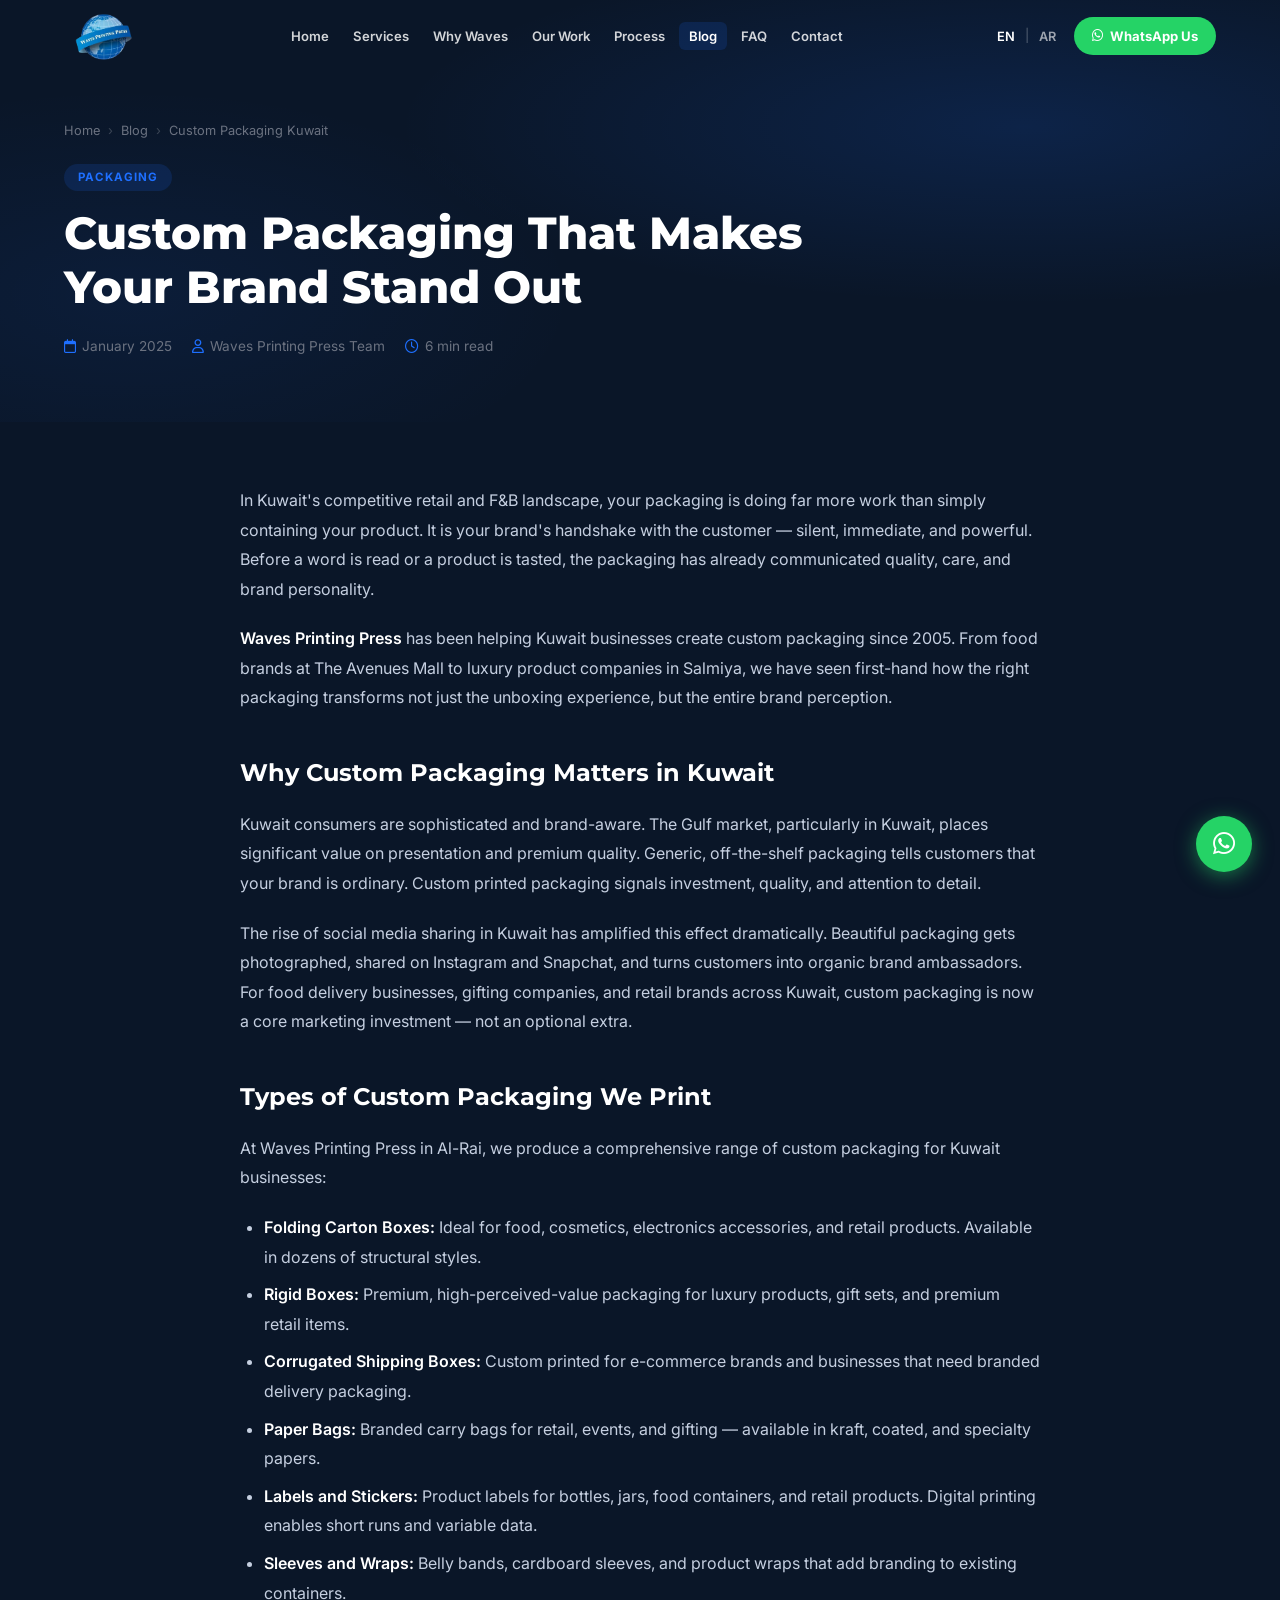
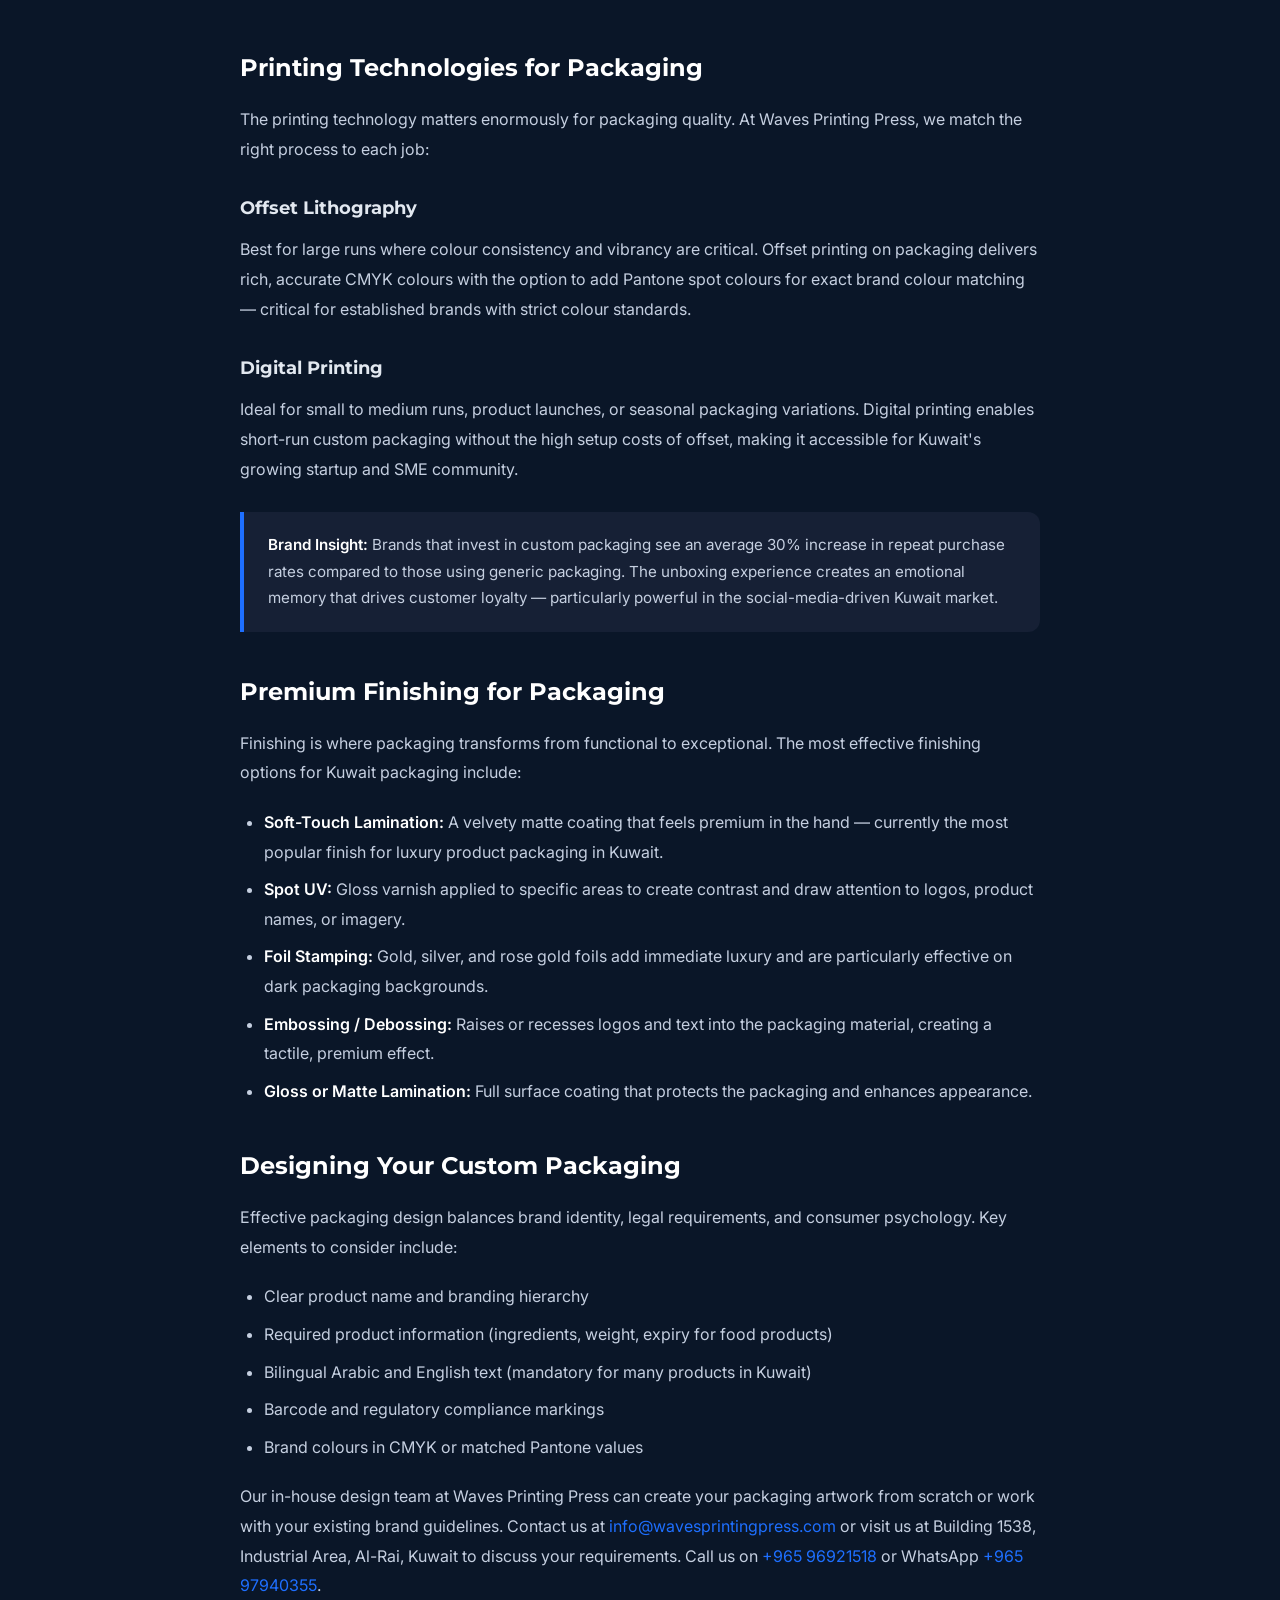
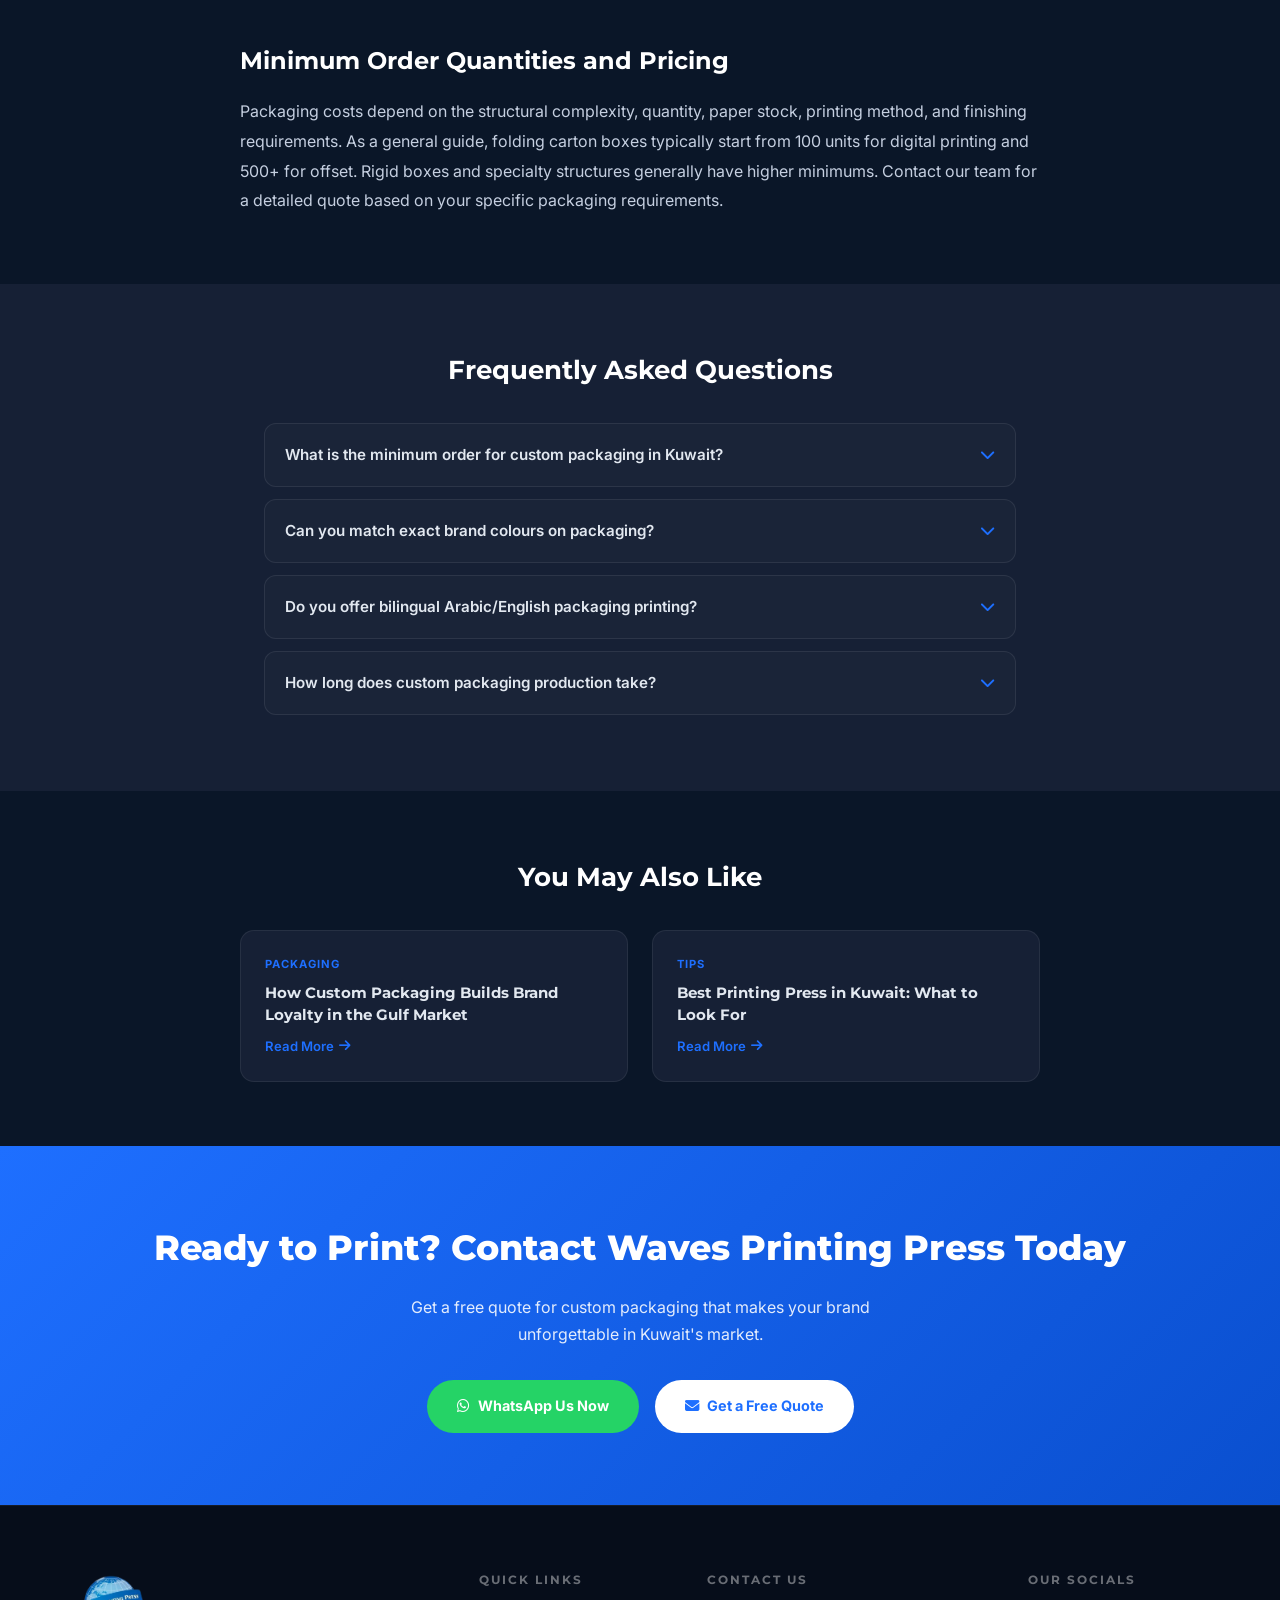
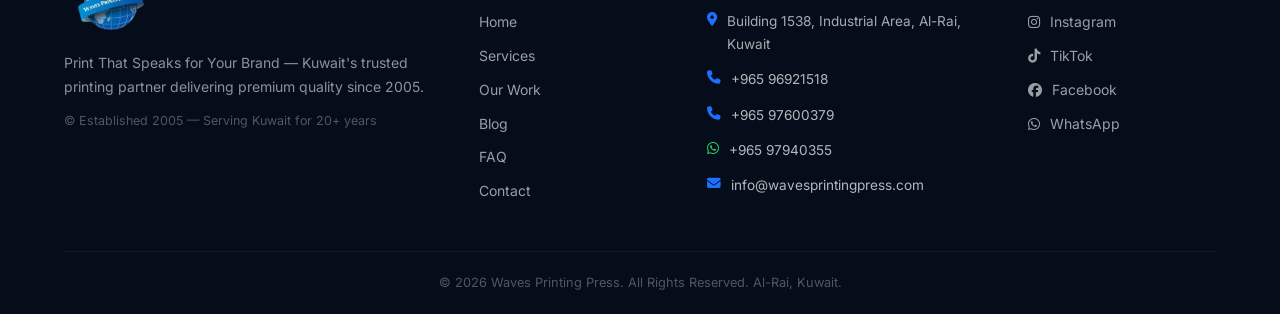
<file: blog-post-3.html>
<!DOCTYPE html>
<html lang="en" dir="ltr">
<head>
  <meta charset="UTF-8">
  <meta name="viewport" content="width=device-width, initial-scale=1.0">
  <title>Custom Packaging That Makes Your Brand Stand Out | Waves</title>
  <meta name="description" content="Discover how custom packaging from Waves Printing Press Kuwait elevates your brand, builds trust, and drives repeat purchases in the competitive Kuwait market.">
  <meta name="robots" content="index, follow">
  <meta name="author" content="Waves Printing Press">
  <link rel="canonical" href="https://wavesprintingpress.com/blog-post-3.html">
  <meta property="og:type" content="article">
  <meta property="og:url" content="https://gaur61201.github.io/waves-printing-press/blog-post-3.html">
  <meta property="og:title" content="Custom Packaging That Makes Your Brand Stand Out | Waves Printing Press Kuwait">
  <meta property="og:description" content="How custom packaging from Kuwait's Waves Printing Press helps your brand stand out, builds trust, and drives repeat sales.">
  <meta property="og:image" content="https://gaur61201.github.io/waves-printing-press/images/waves_logo/waves_logo.png">
  <meta property="article:published_time" content="2025-01-12">
  <meta name="twitter:card" content="summary_large_image">
  <meta name="twitter:title" content="Custom Packaging That Makes Your Brand Stand Out | Kuwait">
  <meta name="twitter:description" content="Custom packaging solutions from Waves Printing Press, Al-Rai Kuwait — elevate your brand with premium print packaging.">
  <meta name="twitter:image" content="https://gaur61201.github.io/waves-printing-press/images/waves_logo/waves_logo.png">
  <link rel="preconnect" href="https://fonts.googleapis.com">
  <link rel="preconnect" href="https://fonts.gstatic.com" crossorigin>
  <link href="https://fonts.googleapis.com/css2?family=Cairo:wght@400;600;700;800&family=Inter:wght@400;500;600&family=Montserrat:wght@400;500;600;700;800&display=swap" rel="stylesheet">
  <link rel="stylesheet" href="https://cdnjs.cloudflare.com/ajax/libs/font-awesome/6.4.2/css/all.min.css">
  <!-- Favicon -->
  <link rel="icon" type="image/png" href="images/waves_logo/waves_logo.png">
  <link rel="apple-touch-icon" href="images/waves_logo/waves_logo.png">
  <script type="application/ld+json">
  {
    "@context": "https://schema.org",
    "@type": "Article",
    "headline": "Custom Packaging That Makes Your Brand Stand Out",
    "datePublished": "2025-01-12",
    "dateModified": "2026-03-21",
    "author": { "@type": "Organization", "name": "Waves Printing Press", "url": "https://wavesprintingpress.com" },
    "publisher": { "@type": "Organization", "name": "Waves Printing Press", "logo": { "@type": "ImageObject", "url": "https://gaur61201.github.io/waves-printing-press/images/waves_logo/waves_logo.png" } },
    "description": "How custom packaging helps Kuwait brands stand out, build trust, and drive repeat purchases.",
    "image": "https://gaur61201.github.io/waves-printing-press/images/waves_logo/waves_logo.png",
    "mainEntityOfPage": { "@type": "WebPage", "@id": "https://wavesprintingpress.com/blog-post-3.html" }
  }
  </script>

  <!-- BreadcrumbList Schema -->
  <script type="application/ld+json">
  {
    "@context": "https://schema.org",
    "@type": "BreadcrumbList",
    "itemListElement": [
      {"@type": "ListItem", "position": 1, "name": "Home", "item": "https://gaur61201.github.io/waves-printing-press/"},
      {"@type": "ListItem", "position": 2, "name": "Blog", "item": "https://gaur61201.github.io/waves-printing-press/blog.html"},
      {"@type": "ListItem", "position": 3, "name": "Custom Packaging That Makes Your Brand Stand Out"}
    ]
  }
  </script>

  <style>
    :root{--primary:#0A1628;--accent:#1E6FFF;--white:#FFFFFF;--light-bg:#F4F7FF;--text-dark:#1A1A2E;--text-muted:#6B7280;--border:rgba(255,255,255,0.08);--card-bg:#111827;--navy-light:#162035;--font-head:'Montserrat',sans-serif;--font-body:'Inter',sans-serif;--font-ar:'Cairo',sans-serif;}
    *,*::before,*::after{box-sizing:border-box;margin:0;padding:0;}
    html{scroll-behavior:smooth;}
    body{font-family:var(--font-body);background:var(--primary);color:#e2e8f0;line-height:1.7;overflow-x:hidden;}
    [dir="rtl"] body{font-family:var(--font-ar);}
    img{max-width:100%;height:auto;display:block;}
    a{color:var(--accent);text-decoration:none;}
    a:hover{text-decoration:underline;}
    .container{width:100%;max-width:1200px;margin:0 auto;padding:0 24px;}
    [lang="en"] .ar-text{display:none;}
    [lang="ar"] .en-text{display:none;}
    body[dir="ltr"] .ar-text{display:none!important;}
    body[dir="rtl"] .en-text{display:none!important;}
    [lang="ar"]{font-family:var(--font-ar);}
    #navbar{position:fixed;top:0;left:0;right:0;z-index:1000;padding:0 24px;transition:background 0.3s ease,box-shadow 0.3s ease;}
    #navbar.scrolled{background:rgba(10,22,40,0.97);box-shadow:0 2px 24px rgba(0,0,0,0.35);backdrop-filter:blur(12px);}
    .nav-inner{display:flex;align-items:center;justify-content:space-between;height:72px;gap:16px;}
    .nav-logo{display:flex;align-items:center;gap:10px;text-decoration:none;flex-shrink:0;}
    .nav-logo img{height:55px;width:auto;}
    .nav-logo-css{display:flex;align-items:center;gap:8px;}
    .logo-label{font-family:var(--font-head);font-weight:800;font-size:1rem;color:#fff;}
    .mini-globe{width:28px;height:28px;border-radius:50%;background:var(--accent);}
    .nav-links{display:flex;list-style:none;gap:4px;align-items:center;}
    .nav-links a{font-family:var(--font-body);font-size:0.82rem;font-weight:600;color:rgba(255,255,255,0.82);padding:6px 10px;border-radius:6px;transition:color 0.2s,background 0.2s;text-decoration:none;white-space:nowrap;}
    .nav-links a:hover,.nav-links a.nav-active{color:#fff;background:rgba(30,111,255,0.15);}
    .nav-right{display:flex;align-items:center;gap:12px;flex-shrink:0;}
    .lang-toggle{display:flex;align-items:center;gap:4px;}
    .lang-btn{background:transparent;border:none;color:rgba(255,255,255,0.6);font-family:var(--font-body);font-size:0.8rem;font-weight:600;cursor:pointer;padding:4px 6px;border-radius:4px;transition:color 0.2s;}
    .lang-btn.active{color:#fff;}
    .lang-sep{color:rgba(255,255,255,0.3);font-size:0.8rem;}
    .btn-wa-nav{display:inline-flex;align-items:center;gap:7px;padding:8px 18px;border-radius:50px;background:#25D366;color:#fff;font-family:var(--font-body);font-size:0.82rem;font-weight:700;text-decoration:none;transition:transform 0.2s,box-shadow 0.2s;white-space:nowrap;}
    .btn-wa-nav:hover{transform:translateY(-1px);box-shadow:0 4px 16px rgba(37,211,102,0.35);text-decoration:none;}
    .hamburger{display:none;flex-direction:column;gap:5px;background:transparent;border:none;cursor:pointer;padding:4px;}
    .hamburger span{display:block;width:24px;height:2px;background:#fff;border-radius:2px;transition:all 0.3s ease;}
    .hamburger.open span:nth-child(1){transform:translateY(7px) rotate(45deg);}
    .hamburger.open span:nth-child(2){opacity:0;}
    .hamburger.open span:nth-child(3){transform:translateY(-7px) rotate(-45deg);}
    .mobile-menu{display:none;flex-direction:column;gap:0;background:rgba(10,22,40,0.98);backdrop-filter:blur(16px);padding:16px 0 24px;border-top:1px solid rgba(255,255,255,0.06);}
    .mobile-menu.open{display:flex;}
    .mobile-menu a{padding:13px 28px;color:rgba(255,255,255,0.85);font-size:0.95rem;font-weight:600;border-bottom:1px solid rgba(255,255,255,0.04);transition:background 0.2s,color 0.2s;text-decoration:none;}
    .mobile-menu a:hover{background:rgba(30,111,255,0.1);color:#fff;}
    .mobile-lang-row{display:flex;gap:12px;padding:16px 28px 8px;}
    .mobile-lang-row .lang-btn{font-size:0.9rem;padding:8px 16px;border:1px solid rgba(255,255,255,0.2);border-radius:6px;}
    .mobile-wa{margin:12px 28px 0;padding:12px 20px !important;background:#25D366 !important;border-radius:10px;color:#fff !important;display:flex !important;align-items:center;gap:8px;justify-content:center;border-bottom:none !important;}
    @media(max-width:1024px){.nav-links{display:none;}}
    @media(max-width:768px){.btn-wa-nav .en-text,.btn-wa-nav .ar-text{display:none;}.hamburger{display:flex;}}
    .post-hero{background:var(--primary);padding:120px 0 64px;position:relative;overflow:hidden;}
    .post-hero::before{content:'';position:absolute;inset:0;background:radial-gradient(ellipse 70% 60% at 80% 30%,rgba(30,111,255,0.15) 0%,transparent 70%),radial-gradient(ellipse 50% 70% at 10% 70%,rgba(30,111,255,0.08) 0%,transparent 70%);}
    .post-hero .container{position:relative;z-index:1;}
    .post-breadcrumb{display:flex;align-items:center;gap:8px;font-size:0.8rem;color:var(--text-muted);margin-bottom:20px;flex-wrap:wrap;}
    .post-breadcrumb a{color:var(--text-muted);transition:color 0.2s;}
    .post-breadcrumb a:hover{color:var(--accent);text-decoration:none;}
    .post-breadcrumb .sep{color:rgba(255,255,255,0.2);}
    .post-cat-badge{display:inline-block;padding:4px 14px;background:rgba(30,111,255,0.15);color:var(--accent);border-radius:50px;font-size:0.72rem;font-weight:700;letter-spacing:1px;text-transform:uppercase;margin-bottom:16px;}
    .post-hero h1{font-family:var(--font-head);font-size:clamp(1.8rem,4vw,2.8rem);font-weight:800;color:#fff;line-height:1.2;margin-bottom:20px;max-width:820px;}
    .post-meta-row{display:flex;align-items:center;gap:20px;flex-wrap:wrap;color:var(--text-muted);font-size:0.85rem;}
    .post-meta-row span{display:flex;align-items:center;gap:6px;}
    .post-meta-row i{color:var(--accent);}
    .post-body-section{padding:64px 0 48px;}
    .post-layout{max-width:800px;margin:0 auto;}
    .post-layout h2{font-family:var(--font-head);font-size:1.5rem;font-weight:700;color:#fff;margin:40px 0 16px;}
    .post-layout h3{font-family:var(--font-head);font-size:1.15rem;font-weight:700;color:#e2e8f0;margin:28px 0 12px;}
    .post-layout p{color:#c5cfe0;line-height:1.85;margin-bottom:20px;font-size:1rem;}
    .post-layout ul,.post-layout ol{margin:0 0 20px 24px;color:#c5cfe0;line-height:1.85;}
    [dir="rtl"] .post-layout ul,[dir="rtl"] .post-layout ol{margin:0 24px 20px 0;}
    .post-layout li{margin-bottom:8px;}
    .post-layout strong{color:#fff;font-weight:600;}
    .post-highlight{background:var(--navy-light);border-left:4px solid var(--accent);border-radius:0 12px 12px 0;padding:20px 24px;margin:28px 0;color:#c5cfe0;font-size:0.95rem;line-height:1.75;}
    [dir="rtl"] .post-highlight{border-left:none;border-right:4px solid var(--accent);border-radius:12px 0 0 12px;}
    .post-faq{background:var(--navy-light);padding:64px 0;}
    .post-faq .container{max-width:800px;margin:0 auto;}
    .post-faq h2{font-family:var(--font-head);font-size:1.6rem;font-weight:700;color:#fff;margin-bottom:32px;text-align:center;}
    .faq-item{border:1px solid rgba(255,255,255,0.08);border-radius:12px;margin-bottom:12px;overflow:hidden;background:rgba(255,255,255,0.02);}
    .faq-item summary{display:flex;justify-content:space-between;align-items:center;padding:18px 20px;cursor:pointer;font-weight:600;color:#e2e8f0;font-size:0.95rem;list-style:none;gap:12px;}
    .faq-item summary::-webkit-details-marker{display:none;}
    .faq-item summary:hover{color:#fff;background:rgba(30,111,255,0.05);}
    .faq-arrow{color:var(--accent);flex-shrink:0;transition:transform 0.3s ease;}
    .faq-item[open] .faq-arrow{transform:rotate(180deg);}
    .faq-body{padding:0 20px 18px;color:#a8b4c8;font-size:0.9rem;line-height:1.75;}
    .post-related{padding:64px 0;}
    .post-related h2{font-family:var(--font-head);font-size:1.6rem;font-weight:700;color:#fff;margin-bottom:32px;text-align:center;}
    .related-grid{display:grid;grid-template-columns:repeat(2,1fr);gap:24px;max-width:800px;margin:0 auto;}
    @media(max-width:560px){.related-grid{grid-template-columns:1fr;}}
    .related-card{background:var(--navy-light);border:1px solid rgba(255,255,255,0.07);border-radius:14px;padding:24px;transition:border-color 0.3s,transform 0.3s;text-decoration:none;display:block;}
    .related-card:hover{border-color:var(--accent);transform:translateY(-4px);text-decoration:none;}
    .related-cat{font-size:0.7rem;font-weight:700;letter-spacing:1px;text-transform:uppercase;color:var(--accent);margin-bottom:8px;display:block;}
    .related-card h3{font-family:var(--font-head);font-size:0.95rem;font-weight:700;color:#e2e8f0;line-height:1.4;margin-bottom:8px;}
    .related-card .read-link{font-size:0.82rem;font-weight:600;color:var(--accent);display:flex;align-items:center;gap:5px;margin-top:10px;}
    .post-cta{background:linear-gradient(135deg,var(--accent) 0%,#0a4fcf 100%);padding:72px 0;text-align:center;}
    .post-cta h2{font-family:var(--font-head);font-size:clamp(1.5rem,4vw,2.2rem);font-weight:800;color:#fff;margin-bottom:16px;}
    .post-cta p{color:rgba(255,255,255,0.88);font-size:1rem;max-width:500px;margin:0 auto 32px;line-height:1.7;}
    .cta-btn-row{display:flex;justify-content:center;gap:16px;flex-wrap:wrap;}
    .btn-cta-white{display:inline-flex;align-items:center;gap:8px;padding:14px 30px;border-radius:50px;background:#fff;color:var(--accent);font-family:var(--font-body);font-size:0.9rem;font-weight:700;text-decoration:none;transition:transform 0.25s,box-shadow 0.25s;}
    .btn-cta-white:hover{transform:translateY(-2px);box-shadow:0 8px 24px rgba(0,0,0,0.2);text-decoration:none;}
    .btn-cta-wa{display:inline-flex;align-items:center;gap:8px;padding:14px 30px;border-radius:50px;background:#25D366;color:#fff;font-family:var(--font-body);font-size:0.9rem;font-weight:700;text-decoration:none;transition:transform 0.25s,box-shadow 0.25s;}
    .btn-cta-wa:hover{transform:translateY(-2px);box-shadow:0 8px 24px rgba(37,211,102,0.4);text-decoration:none;}
    #footer{background:#060d1a;padding:64px 0 0;border-top:1px solid rgba(255,255,255,0.06);}
    .footer-grid{display:grid;grid-template-columns:2fr 1fr 1.5fr 1fr;gap:40px;padding-bottom:48px;}
    @media(max-width:900px){.footer-grid{grid-template-columns:1fr 1fr;}}
    @media(max-width:560px){.footer-grid{grid-template-columns:1fr;}}
    .footer-col h4{font-family:var(--font-head);font-size:0.75rem;font-weight:700;letter-spacing:2px;text-transform:uppercase;color:rgba(255,255,255,0.4);margin-bottom:20px;}
    .foot-logo{margin-bottom:16px;}
    .foot-logo img{height:65px;width:auto;}
    .foot-tagline{font-size:0.875rem;color:rgba(255,255,255,0.55);line-height:1.7;margin-bottom:12px;}
    .foot-since{font-size:0.78rem;color:rgba(255,255,255,0.3);}
    .foot-links{display:flex;flex-direction:column;gap:10px;}
    .foot-links a{font-size:0.875rem;color:rgba(255,255,255,0.6);text-decoration:none;transition:color 0.2s;}
    .foot-links a:hover{color:var(--accent);}
    .foot-contacts{display:flex;flex-direction:column;gap:12px;}
    .foot-ci{display:flex;align-items:flex-start;gap:10px;font-size:0.85rem;}
    .foot-ci i{color:var(--accent);margin-top:3px;flex-shrink:0;}
    .foot-ci .wai{color:#25D366;}
    .foot-ci a{color:rgba(255,255,255,0.7);text-decoration:none;transition:color 0.2s;}
    .foot-ci a:hover{color:var(--accent);}
    .foot-ci span{color:rgba(255,255,255,0.65);}
    .footer-socials-list{display:flex;flex-direction:column;gap:10px;}
    .footer-social-link{display:flex;align-items:center;gap:10px;font-size:0.875rem;color:rgba(255,255,255,0.6);text-decoration:none;transition:color 0.2s;}
    .footer-social-link:hover{color:var(--accent);}
    .footer-bottom{border-top:1px solid rgba(255,255,255,0.06);padding:20px 0;text-align:center;}
    .foot-copy{font-size:0.8rem;color:rgba(255,255,255,0.3);}
    .whatsapp-float{position:fixed;bottom:28px;right:28px;z-index:999;width:56px;height:56px;border-radius:50%;background:#25D366;color:#fff;display:flex;align-items:center;justify-content:center;font-size:1.6rem;box-shadow:0 4px 20px rgba(37,211,102,0.5);text-decoration:none;transition:transform 0.3s,box-shadow 0.3s;}
    .whatsapp-float:hover{transform:scale(1.1);box-shadow:0 6px 28px rgba(37,211,102,0.65);text-decoration:none;}
    [dir="rtl"] .whatsapp-float{right:auto;left:28px;}
  </style>

  <script type="application/ld+json">
  {
    "@context": "https://schema.org",
    "@type": "FAQPage",
    "mainEntity": [
      {
        "@type": "Question",
        "name": "What is the minimum order for custom packaging in Kuwait?",
        "acceptedAnswer": {
          "@type": "Answer",
          "text": "Minimum quantities vary by packaging type. Folding carton boxes can start from 100 units with digital printing. Offset printing for cartons typically starts at 500–1000 units for cost efficiency. Rigid boxes start from 50–100 units. Contact us for a specific quote for your product."
        }
      },
      {
        "@type": "Question",
        "name": "Can you match exact brand colours on packaging?",
        "acceptedAnswer": {
          "@type": "Answer",
          "text": "Yes. For offset printing, we can match Pantone (PMS) spot colours with high accuracy for brand-critical applications. For digital printing, we produce colour-accurate CMYK prints. We recommend requesting a physical colour proof before approving large packaging runs."
        }
      },
      {
        "@type": "Question",
        "name": "Do you offer bilingual Arabic/English packaging printing?",
        "acceptedAnswer": {
          "@type": "Answer",
          "text": "Absolutely. Bilingual packaging is standard for most products sold in Kuwait. Our team is experienced in creating packaging layouts that work effectively in both Arabic (right-to-left) and English, including all required product information and regulatory text."
        }
      },
      {
        "@type": "Question",
        "name": "How long does custom packaging production take?",
        "acceptedAnswer": {
          "@type": "Answer",
          "text": "Standard packaging orders typically take 7–14 business days depending on complexity, quantity, and finishing requirements. Rush production is available for time-sensitive projects — contact us on WhatsApp at +965 97940355 to discuss your deadline requirements."
        }
      }
    ]
  }
  </script>
</head>
<body dir="ltr">

<nav id="navbar" role="navigation" aria-label="Main navigation">
  <div class="container nav-inner">
    <a href="index.html" class="nav-logo" aria-label="Waves Printing Press — home">
      <img src="images/waves_logo/waves_logo.png" alt="Waves Printing Press Logo" height="55" onerror="this.style.display='none'; this.nextElementSibling.style.display='flex';">
      <div class="nav-logo-css" style="display:none;"><div class="mini-globe"></div><span class="logo-label">Waves Printing Press</span></div>
    </a>
    <ul class="nav-links" role="list">
      <li><a href="index.html#hero" class="en-text">Home</a><a href="index.html#hero" class="ar-text">الرئيسية</a></li>
      <li><a href="index.html#services" class="en-text">Services</a><a href="index.html#services" class="ar-text">خدماتنا</a></li>
      <li><a href="index.html#why-waves" class="en-text">Why Waves</a><a href="index.html#why-waves" class="ar-text">لماذا أمواج</a></li>
      <li><a href="index.html#our-work" class="en-text">Our Work</a><a href="index.html#our-work" class="ar-text">أعمالنا</a></li>
      <li><a href="index.html#process" class="en-text">Process</a><a href="index.html#process" class="ar-text">كيف نعمل</a></li>
      <li><a href="blog.html" class="en-text nav-active">Blog</a><a href="blog.html" class="ar-text nav-active">المدونة</a></li>
      <li><a href="index.html#faq" class="en-text">FAQ</a><a href="index.html#faq" class="ar-text">الأسئلة</a></li>
      <li><a href="index.html#contact" class="en-text">Contact</a><a href="index.html#contact" class="ar-text">تواصل</a></li>
    </ul>
    <div class="nav-right">
      <div class="lang-toggle"><button class="lang-btn active" id="btn-en" onclick="setLang('en')" aria-pressed="true">EN</button><span class="lang-sep">|</span><button class="lang-btn" id="btn-ar" onclick="setLang('ar')" aria-pressed="false">AR</button></div>
      <a href="https://wa.me/96597940355" class="btn-wa-nav" target="_blank" rel="noopener"><i class="fa-brands fa-whatsapp"></i><span class="en-text">WhatsApp Us</span><span class="ar-text">واتساب</span></a>
      <button class="hamburger" id="hamburger" aria-label="Toggle menu" aria-expanded="false"><span></span><span></span><span></span></button>
    </div>
  </div>
  <div class="mobile-menu" id="mobile-menu">
    <a href="index.html#hero"><span class="en-text">Home</span><span class="ar-text">الرئيسية</span></a>
    <a href="index.html#services"><span class="en-text">Services</span><span class="ar-text">خدماتنا</span></a>
    <a href="index.html#why-waves"><span class="en-text">Why Waves</span><span class="ar-text">لماذا أمواج</span></a>
    <a href="index.html#our-work"><span class="en-text">Our Work</span><span class="ar-text">أعمالنا</span></a>
    <a href="index.html#process"><span class="en-text">Process</span><span class="ar-text">كيف نعمل</span></a>
    <a href="blog.html"><span class="en-text">Blog</span><span class="ar-text">المدونة</span></a>
    <a href="index.html#faq"><span class="en-text">FAQ</span><span class="ar-text">الأسئلة الشائعة</span></a>
    <a href="index.html#contact"><span class="en-text">Contact</span><span class="ar-text">تواصل معنا</span></a>
    <div class="mobile-lang-row"><button class="lang-btn" onclick="setLang('en');">EN</button><button class="lang-btn" onclick="setLang('ar');">AR / عربي</button></div>
    <a href="https://wa.me/96597940355" class="mobile-wa" target="_blank" rel="noopener"><i class="fa-brands fa-whatsapp"></i><span class="en-text">WhatsApp Us</span><span class="ar-text">تواصل عبر واتساب</span></a>
  </div>
</nav>

<section class="post-hero" aria-labelledby="post-title">
  <div class="container">
    <nav class="post-breadcrumb" aria-label="Breadcrumb">
      <a href="index.html"><span class="en-text">Home</span><span class="ar-text">الرئيسية</span></a><span class="sep">›</span><a href="blog.html"><span class="en-text">Blog</span><span class="ar-text">المدونة</span></a><span class="sep">›</span><span><span class="en-text">Custom Packaging Kuwait</span><span class="ar-text">التغليف المخصص في الكويت</span></span>
    </nav>
    <span class="post-cat-badge"><span class="en-text">Packaging</span><span class="ar-text">تغليف</span></span>
    <h1 id="post-title"><span class="en-text">Custom Packaging That Makes Your Brand Stand Out</span><span class="ar-text">التغليف المخصص الذي يجعل علامتك التجارية متميزة</span></h1>
    <div class="post-meta-row">
      <span><i class="fa-regular fa-calendar"></i> January 2025</span>
      <span><i class="fa-regular fa-user"></i> <span class="en-text">Waves Printing Press Team</span><span class="ar-text">فريق أمواج للطباعة</span></span>
      <span><i class="fa-regular fa-clock"></i> <span class="en-text">6 min read</span><span class="ar-text">6 دقائق للقراءة</span></span>
    </div>
  </div>
</section>

<section class="post-body-section">
  <div class="container">
    <div class="post-layout">

      <p><span class="en-text">In Kuwait's competitive retail and F&B landscape, your packaging is doing far more work than simply containing your product. It is your brand's handshake with the customer — silent, immediate, and powerful. Before a word is read or a product is tasted, the packaging has already communicated quality, care, and brand personality.</span><span class="ar-text">في مشهد التجزئة والمطاعم التنافسي في الكويت، تغليفك يقوم بعمل أكبر بكثير من مجرد احتواء منتجك. إنه مصافحة علامتك التجارية مع الزبون — صامتة، فورية، وقوية. قبل أن تُقرأ كلمة أو يُتذوّق منتج، التغليف قد أوصل بالفعل رسالة الجودة والاهتمام وشخصية العلامة التجارية.</span></p>

      <p><span class="en-text"><strong>Waves Printing Press</strong> has been helping Kuwait businesses create custom packaging since 2005. From food brands at The Avenues Mall to luxury product companies in Salmiya, we have seen first-hand how the right packaging transforms not just the unboxing experience, but the entire brand perception.</span><span class="ar-text"><strong>أمواج للطباعة</strong> تساعد الشركات الكويتية في إنشاء تغليف مخصص منذ 2005. من علامات الأغذية في مجمع الأفنيوز إلى شركات المنتجات الفاخرة في السالمية، رأينا مباشرةً كيف يحوّل التغليف الصحيح تجربة فتح الصندوق بأكملها وكل انطباع العلامة التجارية.</span></p>

      <h2><span class="en-text">Why Custom Packaging Matters in Kuwait</span><span class="ar-text">لماذا يهم التغليف المخصص في الكويت</span></h2>
      <p><span class="en-text">Kuwait consumers are sophisticated and brand-aware. The Gulf market, particularly in Kuwait, places significant value on presentation and premium quality. Generic, off-the-shelf packaging tells customers that your brand is ordinary. Custom printed packaging signals investment, quality, and attention to detail.</span><span class="ar-text">المستهلكون الكويتيون متطورون ومدركون للعلامات التجارية. يولي السوق الخليجي، وخاصة الكويت، أهمية كبيرة للعرض والجودة الفاخرة. التغليف العادي الجاهز يقول للزبائن إن علامتك التجارية اعتيادية. التغليف المطبوع المخصص يشير إلى الاستثمار والجودة والاهتمام بالتفاصيل.</span></p>
      <p><span class="en-text">The rise of social media sharing in Kuwait has amplified this effect dramatically. Beautiful packaging gets photographed, shared on Instagram and Snapchat, and turns customers into organic brand ambassadors. For food delivery businesses, gifting companies, and retail brands across Kuwait, custom packaging is now a core marketing investment — not an optional extra.</span><span class="ar-text">صعود وسائل التواصل الاجتماعي في الكويت ضاعف هذا التأثير بشكل كبير. التغليف الجميل يُصوَّر ويُشارَك على إنستغرام وسناب شات ويحوّل الزبائن إلى سفراء عضويين للعلامة التجارية. لشركات توصيل الطعام وشركات الهدايا والعلامات التجارية في جميع أنحاء الكويت، التغليف المخصص أصبح الآن استثمارًا تسويقيًا أساسيًا — لا إضافة اختيارية.</span></p>

      <h2><span class="en-text">Types of Custom Packaging We Print</span><span class="ar-text">أنواع التغليف المخصص الذي نطبعه</span></h2>
      <p><span class="en-text">At Waves Printing Press in Al-Rai, we produce a comprehensive range of custom packaging for Kuwait businesses:</span><span class="ar-text">في أمواج للطباعة بالري، ننتج مجموعة شاملة من التغليف المخصص للشركات الكويتية:</span></p>
      <ul>
        <li><span class="en-text"><strong>Folding Carton Boxes:</strong> Ideal for food, cosmetics, electronics accessories, and retail products. Available in dozens of structural styles.</span><span class="ar-text"><strong>صناديق كرتون قابلة للطي:</strong> مثالية للأغذية ومستحضرات التجميل وملحقات الإلكترونيات ومنتجات التجزئة. متوفرة بعشرات الأشكال الهيكلية.</span></li>
        <li><span class="en-text"><strong>Rigid Boxes:</strong> Premium, high-perceived-value packaging for luxury products, gift sets, and premium retail items.</span><span class="ar-text"><strong>صناديق صلبة:</strong> تغليف فاخر عالي القيمة المُدرَكة للمنتجات الفاخرة وطقم الهدايا والمنتجات الراقية.</span></li>
        <li><span class="en-text"><strong>Corrugated Shipping Boxes:</strong> Custom printed for e-commerce brands and businesses that need branded delivery packaging.</span><span class="ar-text"><strong>صناديق شحن مموّجة:</strong> مطبوعة مخصصة لعلامات التجارة الإلكترونية والشركات التي تحتاج تغليف توصيل بعلامتها التجارية.</span></li>
        <li><span class="en-text"><strong>Paper Bags:</strong> Branded carry bags for retail, events, and gifting — available in kraft, coated, and specialty papers.</span><span class="ar-text"><strong>أكياس ورقية:</strong> أكياس حمل بعلامة تجارية للتجزئة والفعاليات والهدايا — متوفرة بورق كرافت والمطلي والمتخصص.</span></li>
        <li><span class="en-text"><strong>Labels and Stickers:</strong> Product labels for bottles, jars, food containers, and retail products. Digital printing enables short runs and variable data.</span><span class="ar-text"><strong>ملصقات وستيكرات:</strong> ملصقات منتجات للزجاجات والمرطبانات وحاويات الطعام ومنتجات التجزئة. الطباعة الرقمية تتيح كميات صغيرة وبيانات متغيرة.</span></li>
        <li><span class="en-text"><strong>Sleeves and Wraps:</strong> Belly bands, cardboard sleeves, and product wraps that add branding to existing containers.</span><span class="ar-text"><strong>أغلفة وأشرطة:</strong> شرائط تغليف وأغلفة كرتونية ولفافات منتجات تضيف العلامة التجارية إلى الحاويات الموجودة.</span></li>
      </ul>

      <h2><span class="en-text">Printing Technologies for Packaging</span><span class="ar-text">تقنيات الطباعة للتغليف</span></h2>
      <p><span class="en-text">The printing technology matters enormously for packaging quality. At Waves Printing Press, we match the right process to each job:</span><span class="ar-text">تقنية الطباعة مهمة جدًا لجودة التغليف. في أمواج للطباعة، نطابق العملية الصحيحة مع كل مشروع:</span></p>

      <h3><span class="en-text">Offset Lithography</span><span class="ar-text">الطباعة الأوفسيت</span></h3>
      <p><span class="en-text">Best for large runs where colour consistency and vibrancy are critical. Offset printing on packaging delivers rich, accurate CMYK colours with the option to add Pantone spot colours for exact brand colour matching — critical for established brands with strict colour standards.</span><span class="ar-text">الأفضل للكميات الكبيرة حيث تكون اتساق الألوان وحيويتها حاسمًا. الطباعة الأوفسيت على التغليف تعطي ألوان CMYK غنية ودقيقة مع إمكانية إضافة ألوان Pantone الموضعية لمطابقة دقيقة لألوان العلامة التجارية — أمر حاسم للعلامات الراسخة ذات معايير الألوان الصارمة.</span></p>

      <h3><span class="en-text">Digital Printing</span><span class="ar-text">الطباعة الرقمية</span></h3>
      <p><span class="en-text">Ideal for small to medium runs, product launches, or seasonal packaging variations. Digital printing enables short-run custom packaging without the high setup costs of offset, making it accessible for Kuwait's growing startup and SME community.</span><span class="ar-text">مثالية للكميات الصغيرة إلى المتوسطة وإطلاق المنتجات وتغييرات التغليف الموسمية. الطباعة الرقمية تتيح تغليفًا مخصصًا بكميات صغيرة دون التكاليف الإعدادية العالية للأوفسيت، مما يجعلها في متناول مجتمع الشركات الناشئة والمنشآت الصغيرة المتنامي في الكويت.</span></p>

      <div class="post-highlight">
        <span class="en-text"><strong>Brand Insight:</strong> Brands that invest in custom packaging see an average 30% increase in repeat purchase rates compared to those using generic packaging. The unboxing experience creates an emotional memory that drives customer loyalty — particularly powerful in the social-media-driven Kuwait market.</span><span class="ar-text"><strong>معلومة للعلامات التجارية:</strong> العلامات التي تستثمر في التغليف المخصص ترى زيادة بمعدل 30% في معدلات الشراء المتكرر مقارنةً بتلك التي تستخدم التغليف العادي. تجربة فتح الصندوق تخلق ذاكرة عاطفية تدفع ولاء الزبون — فعّال بشكل خاص في سوق الكويت المدفوع بوسائل التواصل الاجتماعي.</span>
      </div>

      <h2><span class="en-text">Premium Finishing for Packaging</span><span class="ar-text">التشطيبات الفاخرة للتغليف</span></h2>
      <p><span class="en-text">Finishing is where packaging transforms from functional to exceptional. The most effective finishing options for Kuwait packaging include:</span><span class="ar-text">التشطيب هو ما يحوّل التغليف من وظيفي إلى استثنائي. أكثر خيارات التشطيب فعالية للتغليف في الكويت تشمل:</span></p>
      <ul>
        <li><span class="en-text"><strong>Soft-Touch Lamination:</strong> A velvety matte coating that feels premium in the hand — currently the most popular finish for luxury product packaging in Kuwait.</span><span class="ar-text"><strong>التلميع الناعم:</strong> طبقة مات مخملية تشعر بالفخامة في يدك — حاليًا التشطيب الأكثر شيوعًا لتغليف المنتجات الفاخرة في الكويت.</span></li>
        <li><span class="en-text"><strong>Spot UV:</strong> Gloss varnish applied to specific areas to create contrast and draw attention to logos, product names, or imagery.</span><span class="ar-text"><strong>UV الموضعي:</strong> ورنيش لامع يُطبَّق على مناطق محددة لإنشاء تباين وجذب الانتباه للشعارات وأسماء المنتجات أو الصور.</span></li>
        <li><span class="en-text"><strong>Foil Stamping:</strong> Gold, silver, and rose gold foils add immediate luxury and are particularly effective on dark packaging backgrounds.</span><span class="ar-text"><strong>الطباعة بالفويل:</strong> الفويل الذهبي والفضي وذهب الوردي يضيف فخامة فورية ويكون فعّالًا بشكل خاص على خلفيات التغليف الداكنة.</span></li>
        <li><span class="en-text"><strong>Embossing / Debossing:</strong> Raises or recesses logos and text into the packaging material, creating a tactile, premium effect.</span><span class="ar-text"><strong>النقش البارز والمقعّر:</strong> يرفع أو يغوّر الشعارات والنصوص في مادة التغليف مما يخلق تأثيرًا ملموسًا وفاخرًا.</span></li>
        <li><span class="en-text"><strong>Gloss or Matte Lamination:</strong> Full surface coating that protects the packaging and enhances appearance.</span><span class="ar-text"><strong>التلميع اللامع أو المات:</strong> طبقة تغطي السطح الكامل تحمي التغليف وتعزز مظهره.</span></li>
      </ul>

      <h2><span class="en-text">Designing Your Custom Packaging</span><span class="ar-text">تصميم تغليفك المخصص</span></h2>
      <p><span class="en-text">Effective packaging design balances brand identity, legal requirements, and consumer psychology. Key elements to consider include:</span><span class="ar-text">تصميم التغليف الفعّال يوازن بين هوية العلامة التجارية والمتطلبات القانونية وعلم نفس المستهلك. العناصر الرئيسية التي يجب مراعاتها تشمل:</span></p>
      <ul>
        <li><span class="en-text">Clear product name and branding hierarchy</span><span class="ar-text">اسم منتج واضح وتسلسل هرمي للعلامة التجارية</span></li>
        <li><span class="en-text">Required product information (ingredients, weight, expiry for food products)</span><span class="ar-text">معلومات المنتج المطلوبة (المكونات والوزن وتاريخ الانتهاء للمنتجات الغذائية)</span></li>
        <li><span class="en-text">Bilingual Arabic and English text (mandatory for many products in Kuwait)</span><span class="ar-text">نص ثنائي اللغة عربي وإنجليزي (إلزامي لكثير من المنتجات في الكويت)</span></li>
        <li><span class="en-text">Barcode and regulatory compliance markings</span><span class="ar-text">الباركود وعلامات الامتثال التنظيمي</span></li>
        <li><span class="en-text">Brand colours in CMYK or matched Pantone values</span><span class="ar-text">ألوان العلامة التجارية بنظام CMYK أو قيم Pantone المطابقة</span></li>
      </ul>
      <p><span class="en-text">Our in-house design team at Waves Printing Press can create your packaging artwork from scratch or work with your existing brand guidelines. Contact us at <a href="mailto:info@wavesprintingpress.com">info@wavesprintingpress.com</a> or visit us at Building 1538, Industrial Area, Al-Rai, Kuwait to discuss your requirements. Call us on <a href="tel:+96596921518">+965 96921518</a> or WhatsApp <a href="https://wa.me/96597940355">+965 97940355</a>.</span><span class="ar-text">فريق التصميم الداخلي في أمواج للطباعة يستطيع إنشاء تصميم تغليفك من الصفر أو العمل مع إرشادات علامتك التجارية الموجودة. تواصل معنا على <a href="mailto:info@wavesprintingpress.com">info@wavesprintingpress.com</a> أو زرنا في مبنى 1538، المنطقة الصناعية، الري، الكويت لمناقشة متطلباتك. اتصل بنا على <a href="tel:+96596921518">+965 96921518</a> أو واتساب <a href="https://wa.me/96597940355">+965 97940355</a>.</span></p>

      <h2><span class="en-text">Minimum Order Quantities and Pricing</span><span class="ar-text">الحد الأدنى للطلبات والأسعار</span></h2>
      <p><span class="en-text">Packaging costs depend on the structural complexity, quantity, paper stock, printing method, and finishing requirements. As a general guide, folding carton boxes typically start from 100 units for digital printing and 500+ for offset. Rigid boxes and specialty structures generally have higher minimums. Contact our team for a detailed quote based on your specific packaging requirements.</span><span class="ar-text">تكاليف التغليف تعتمد على التعقيد الهيكلي والكمية ونوع الورق وطريقة الطباعة ومتطلبات التشطيب. كدليل عام، صناديق الكرتون القابلة للطي تبدأ من 100 وحدة للطباعة الرقمية و500+ للأوفسيت. الصناديق الصلبة والهياكل المتخصصة عادةً لها حدود دنيا أعلى. تواصل مع فريقنا للحصول على عرض سعر مفصّل بناءً على متطلبات تغليفك المحددة.</span></p>

    </div>
  </div>
</section>

<section class="post-faq" aria-labelledby="faq-title">
  <div class="container">
    <h2 id="faq-title"><span class="en-text">Frequently Asked Questions</span><span class="ar-text">الأسئلة الشائعة</span></h2>
    <details class="faq-item">
      <summary><span><span class="en-text">What is the minimum order for custom packaging in Kuwait?</span><span class="ar-text">ما هو الحد الأدنى لطلب التغليف المخصص في الكويت؟</span></span><span class="faq-arrow"><i class="fa-solid fa-chevron-down"></i></span></summary>
      <div class="faq-body"><span class="en-text">Minimum quantities vary by packaging type. Folding carton boxes can start from 100 units with digital printing. Offset printing for cartons typically starts at 500–1000 units for cost efficiency. Rigid boxes start from 50–100 units. Contact us for a specific quote for your product.</span><span class="ar-text">الحدود الدنيا للكميات تختلف بحسب نوع التغليف. صناديق الكرتون القابلة للطي يمكن أن تبدأ من 100 وحدة بالطباعة الرقمية. الطباعة الأوفسيت للكرتون تبدأ عادةً من 500–1000 وحدة لفعالية التكلفة. الصناديق الصلبة تبدأ من 50–100 وحدة. تواصل معنا للحصول على عرض سعر محدد لمنتجك.</span></div>
    </details>
    <details class="faq-item">
      <summary><span><span class="en-text">Can you match exact brand colours on packaging?</span><span class="ar-text">هل يمكنكم مطابقة ألوان العلامة التجارية بدقة على التغليف؟</span></span><span class="faq-arrow"><i class="fa-solid fa-chevron-down"></i></span></summary>
      <div class="faq-body"><span class="en-text">Yes. For offset printing, we can match Pantone (PMS) spot colours with high accuracy for brand-critical applications. For digital printing, we produce colour-accurate CMYK prints. We recommend requesting a physical colour proof before approving large packaging runs.</span><span class="ar-text">نعم. للطباعة الأوفسيت، نستطيع مطابقة ألوان Pantone (PMS) الموضعية بدقة عالية للتطبيقات الحساسة للعلامة التجارية. للطباعة الرقمية، ننتج مطبوعات CMYK دقيقة الألوان. ننصح بطلب إثبات لوني مادي قبل الموافقة على دفعات التغليف الكبيرة.</span></div>
    </details>
    <details class="faq-item">
      <summary><span><span class="en-text">Do you offer bilingual Arabic/English packaging printing?</span><span class="ar-text">هل تقدمون طباعة تغليف ثنائية اللغة عربية وإنجليزية؟</span></span><span class="faq-arrow"><i class="fa-solid fa-chevron-down"></i></span></summary>
      <div class="faq-body"><span class="en-text">Absolutely. Bilingual packaging is standard for most products sold in Kuwait. Our team is experienced in creating packaging layouts that work effectively in both Arabic (right-to-left) and English, including all required product information and regulatory text.</span><span class="ar-text">بالتأكيد. التغليف ثنائي اللغة معيار لمعظم المنتجات المباعة في الكويت. فريقنا متمرس في إنشاء تصاميم تغليف تعمل بفعالية بالعربية (يمين لليسار) والإنجليزية، بما فيها جميع معلومات المنتج المطلوبة والنصوص التنظيمية.</span></div>
    </details>
    <details class="faq-item">
      <summary><span><span class="en-text">How long does custom packaging production take?</span><span class="ar-text">كم يستغرق إنتاج التغليف المخصص؟</span></span><span class="faq-arrow"><i class="fa-solid fa-chevron-down"></i></span></summary>
      <div class="faq-body"><span class="en-text">Standard packaging orders typically take 7–14 business days depending on complexity, quantity, and finishing requirements. Rush production is available for time-sensitive projects — contact us on WhatsApp at +965 97940355 to discuss your deadline requirements.</span><span class="ar-text">طلبات التغليف العادية تستغرق عادةً 7–14 يوم عمل بحسب التعقيد والكمية ومتطلبات التشطيب. الإنتاج العاجل متاح للمشاريع الحساسة للوقت — تواصل معنا على واتساب 97940355 965+ لمناقشة متطلبات موعدك النهائي.</span></div>
    </details>
  </div>
</section>

<section class="post-related" aria-labelledby="related-title">
  <div class="container">
    <h2 id="related-title"><span class="en-text">You May Also Like</span><span class="ar-text">قد يعجبك أيضاً</span></h2>
    <div class="related-grid">
      <a href="blog-post-8.html" class="related-card">
        <span class="related-cat"><span class="en-text">Packaging</span><span class="ar-text">تغليف</span></span>
        <h3><span class="en-text">How Custom Packaging Builds Brand Loyalty in the Gulf Market</span><span class="ar-text">كيف يبني التغليف المخصص ولاء العلامة التجارية في سوق الخليج</span></h3>
        <div class="read-link"><span class="en-text">Read More</span><span class="ar-text">اقرأ المزيد</span> <i class="fa-solid fa-arrow-right"></i></div>
      </a>
      <a href="blog-post-1.html" class="related-card">
        <span class="related-cat"><span class="en-text">Tips</span><span class="ar-text">نصائح</span></span>
        <h3><span class="en-text">Best Printing Press in Kuwait: What to Look For</span><span class="ar-text">أفضل مطبعة في الكويت: ما الذي تبحث عنه</span></h3>
        <div class="read-link"><span class="en-text">Read More</span><span class="ar-text">اقرأ المزيد</span> <i class="fa-solid fa-arrow-right"></i></div>
      </a>
    </div>
  </div>
</section>

<section class="post-cta" aria-labelledby="cta-title">
  <div class="container">
    <h2 id="cta-title"><span class="en-text">Ready to Print? Contact Waves Printing Press Today</span><span class="ar-text">مستعد للطباعة؟ تواصل مع أمواج للطباعة اليوم</span></h2>
    <p><span class="en-text">Get a free quote for custom packaging that makes your brand unforgettable in Kuwait's market.</span><span class="ar-text">احصل على عرض سعر مجاني لتغليف مخصص يجعل علامتك التجارية لا تُنسى في سوق الكويت.</span></p>
    <div class="cta-btn-row">
      <a href="https://wa.me/96597940355" class="btn-cta-wa" target="_blank" rel="noopener"><i class="fa-brands fa-whatsapp"></i> <span class="en-text">WhatsApp Us Now</span><span class="ar-text">تواصل معنا الآن عبر واتساب</span></a>
      <a href="index.html#contact" class="btn-cta-white"><i class="fa-solid fa-envelope"></i> <span class="en-text">Get a Free Quote</span><span class="ar-text">احصل على عرض سعر مجاني</span></a>
    </div>
  </div>
</section>

<footer id="footer" role="contentinfo">
  <div class="container">
    <div class="footer-grid">
      <div class="footer-col">
        <div class="foot-logo"><img src="images/waves_logo/waves_logo.png" alt="Waves Printing Press Logo" height="65" onerror="this.style.display='none'; this.nextElementSibling.style.display='flex';"><div class="nav-logo-css" style="display:none;"><div class="mini-globe"></div><span class="logo-label">Waves</span></div></div>
        <p class="foot-tagline"><span class="en-text">Print That Speaks for Your Brand — Kuwait's trusted printing partner delivering premium quality since 2005.</span><span class="ar-text">طباعة تتحدث باسم علامتك التجارية — شريككم الموثوق للطباعة في الكويت منذ 2005.</span></p>
        <p class="foot-since"><span class="en-text">© Established 2005 — Serving Kuwait for 20+ years</span><span class="ar-text">تأسست 2005 — نخدم الكويت لأكثر من 20 عاماً</span></p>
      </div>
      <div class="footer-col">
        <h4><span class="en-text">Quick Links</span><span class="ar-text">روابط سريعة</span></h4>
        <nav class="foot-links"><a href="index.html#hero"><span class="en-text">Home</span><span class="ar-text">الرئيسية</span></a><a href="index.html#services"><span class="en-text">Services</span><span class="ar-text">خدماتنا</span></a><a href="index.html#our-work"><span class="en-text">Our Work</span><span class="ar-text">أعمالنا</span></a><a href="blog.html"><span class="en-text">Blog</span><span class="ar-text">المدونة</span></a><a href="index.html#faq"><span class="en-text">FAQ</span><span class="ar-text">الأسئلة الشائعة</span></a><a href="index.html#contact"><span class="en-text">Contact</span><span class="ar-text">تواصل معنا</span></a></nav>
      </div>
      <div class="footer-col">
        <h4><span class="en-text">Contact Us</span><span class="ar-text">تواصل معنا</span></h4>
        <div class="foot-contacts">
          <div class="foot-ci"><i class="fa-solid fa-location-dot"></i><span><span class="en-text">Building 1538, Industrial Area, Al-Rai, Kuwait</span><span class="ar-text">مبنى 1538، المنطقة الصناعية، الري، الكويت</span></span></div>
          <div class="foot-ci"><i class="fa-solid fa-phone"></i><a href="tel:+96596921518" dir="ltr">+965 96921518</a></div>
          <div class="foot-ci"><i class="fa-solid fa-phone"></i><a href="tel:+96597600379" dir="ltr">+965 97600379</a></div>
          <div class="foot-ci"><i class="fab fa-whatsapp wai"></i><a href="https://wa.me/96597940355" target="_blank" rel="noopener" dir="ltr">+965 97940355</a></div>
          <div class="foot-ci"><i class="fa-solid fa-envelope"></i><a href="mailto:info@wavesprintingpress.com">info@wavesprintingpress.com</a></div>
        </div>
      </div>
      <div class="footer-col">
        <h4><span class="en-text">OUR SOCIALS</span><span class="ar-text">حساباتنا الاجتماعية</span></h4>
        <div class="footer-socials-list">
          <a href="https://www.instagram.com/wavesprintingpress" target="_blank" rel="noopener" class="footer-social-link"><i class="fa-brands fa-instagram"></i> Instagram</a>
          <a href="https://www.tiktok.com/@wavesprintingpress" target="_blank" rel="noopener" class="footer-social-link"><i class="fa-brands fa-tiktok"></i> TikTok</a>
          <a href="https://www.facebook.com/wavesprintingpress" target="_blank" rel="noopener" class="footer-social-link"><i class="fa-brands fa-facebook"></i> Facebook</a>
          <a href="https://wa.me/96597940355" target="_blank" rel="noopener" class="footer-social-link"><i class="fa-brands fa-whatsapp"></i> WhatsApp</a>
        </div>
      </div>
    </div>
    <div class="footer-bottom"><p class="foot-copy"><span class="en-text">© 2026 Waves Printing Press. All Rights Reserved. Al-Rai, Kuwait.</span><span class="ar-text">© 2026 أمواج للطباعة. جميع الحقوق محفوظة. الري، الكويت.</span></p></div>
  </div>
</footer>

<a href="https://wa.me/96597940355" class="whatsapp-float" target="_blank" rel="noopener" aria-label="Chat on WhatsApp"><i class="fa-brands fa-whatsapp"></i></a>

<script>
'use strict';
const navbar = document.getElementById('navbar');
window.addEventListener('scroll', () => { if (window.scrollY > 80) navbar.classList.add('scrolled'); else navbar.classList.remove('scrolled'); }, { passive: true });
const hamburger = document.getElementById('hamburger');
const mobileMenu = document.getElementById('mobile-menu');
if (hamburger && mobileMenu) {
  hamburger.addEventListener('click', () => { mobileMenu.classList.toggle('open'); hamburger.classList.toggle('open'); });
  mobileMenu.querySelectorAll('a').forEach(link => { link.addEventListener('click', () => { mobileMenu.classList.remove('open'); hamburger.classList.remove('open'); }); });
}
function setLang(lang) {
  const html = document.documentElement;
  if (lang === 'ar') { html.setAttribute('lang','ar'); document.body.setAttribute('dir','rtl'); }
  else { html.setAttribute('lang','en'); document.body.setAttribute('dir','ltr'); }
  const btnEn = document.getElementById('btn-en');
  const btnAr = document.getElementById('btn-ar');
  if (btnEn) btnEn.classList.toggle('active', lang==='en');
  if (btnAr) btnAr.classList.toggle('active', lang==='ar');
  sessionStorage.setItem('wpp_lang', lang);
}
const savedLang = sessionStorage.getItem('wpp_lang') || 'en';
setLang(savedLang);
</script>
</body>
</html>
</file>
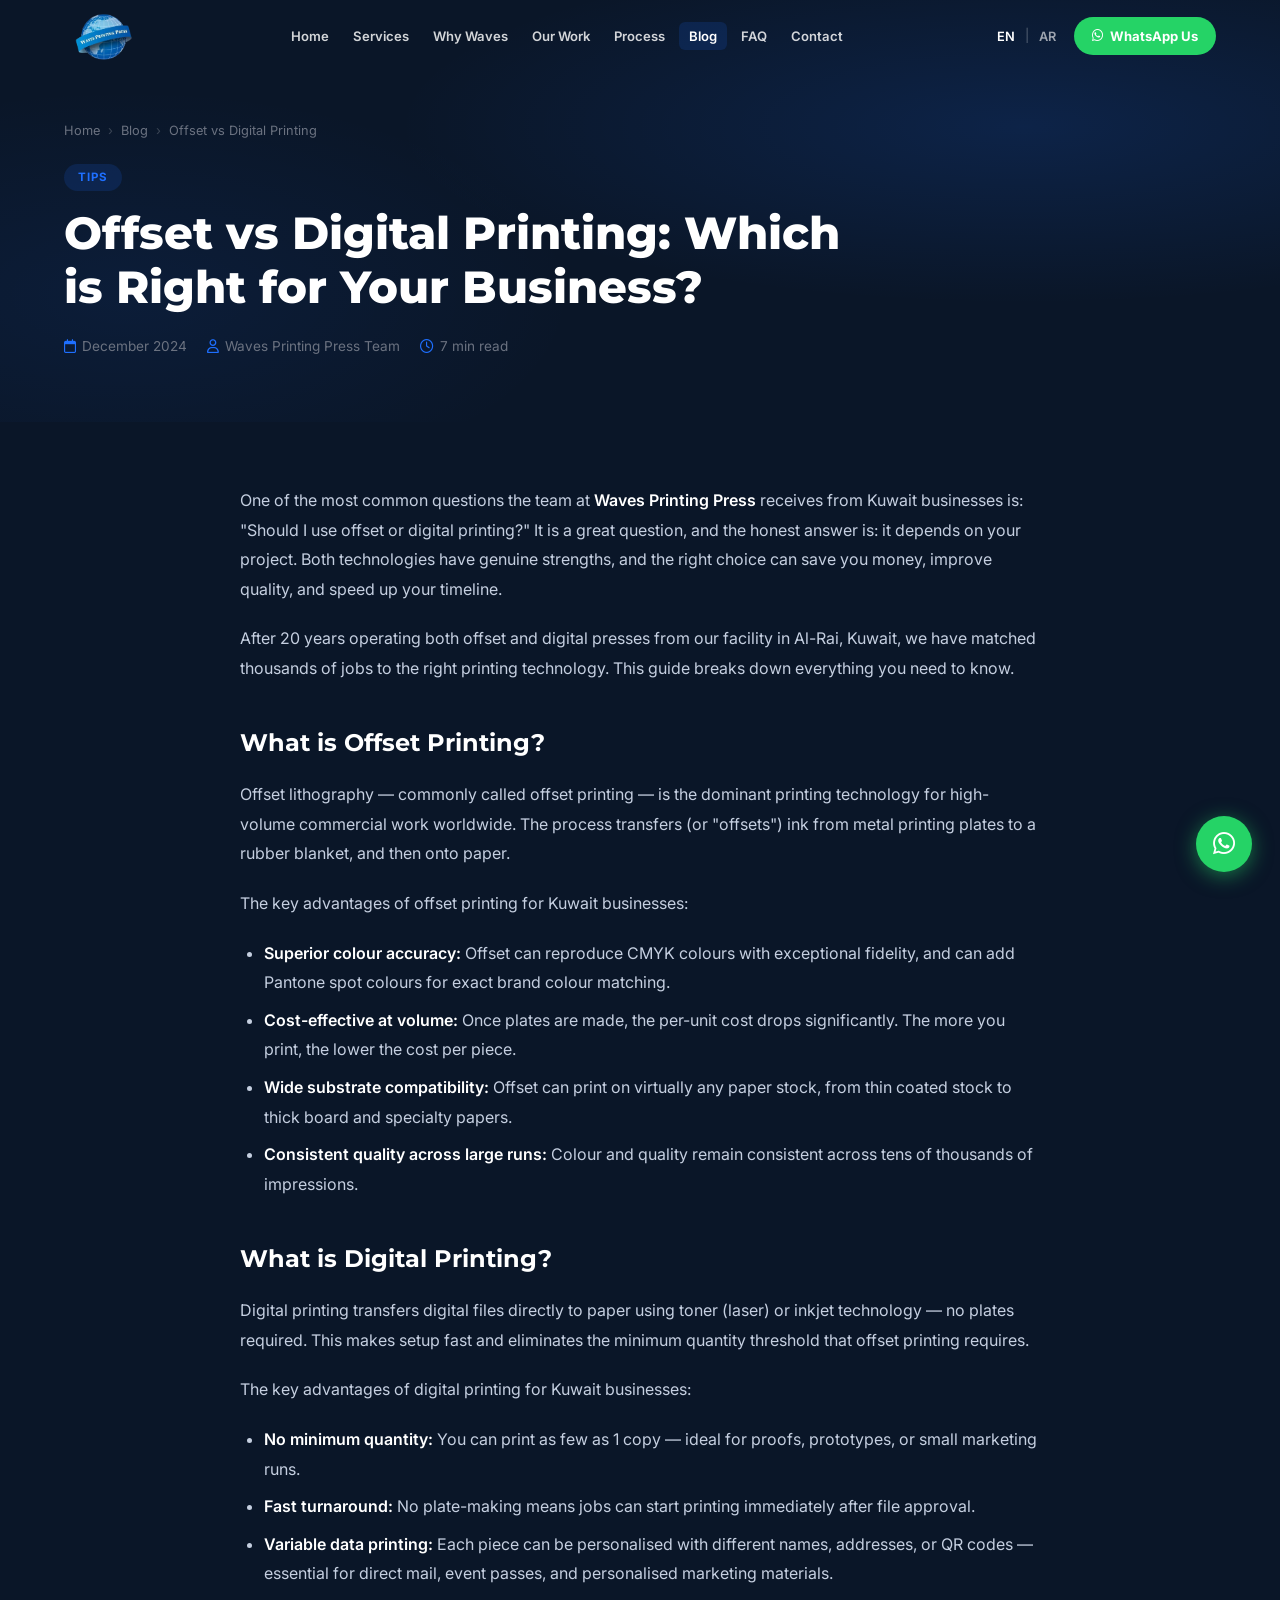
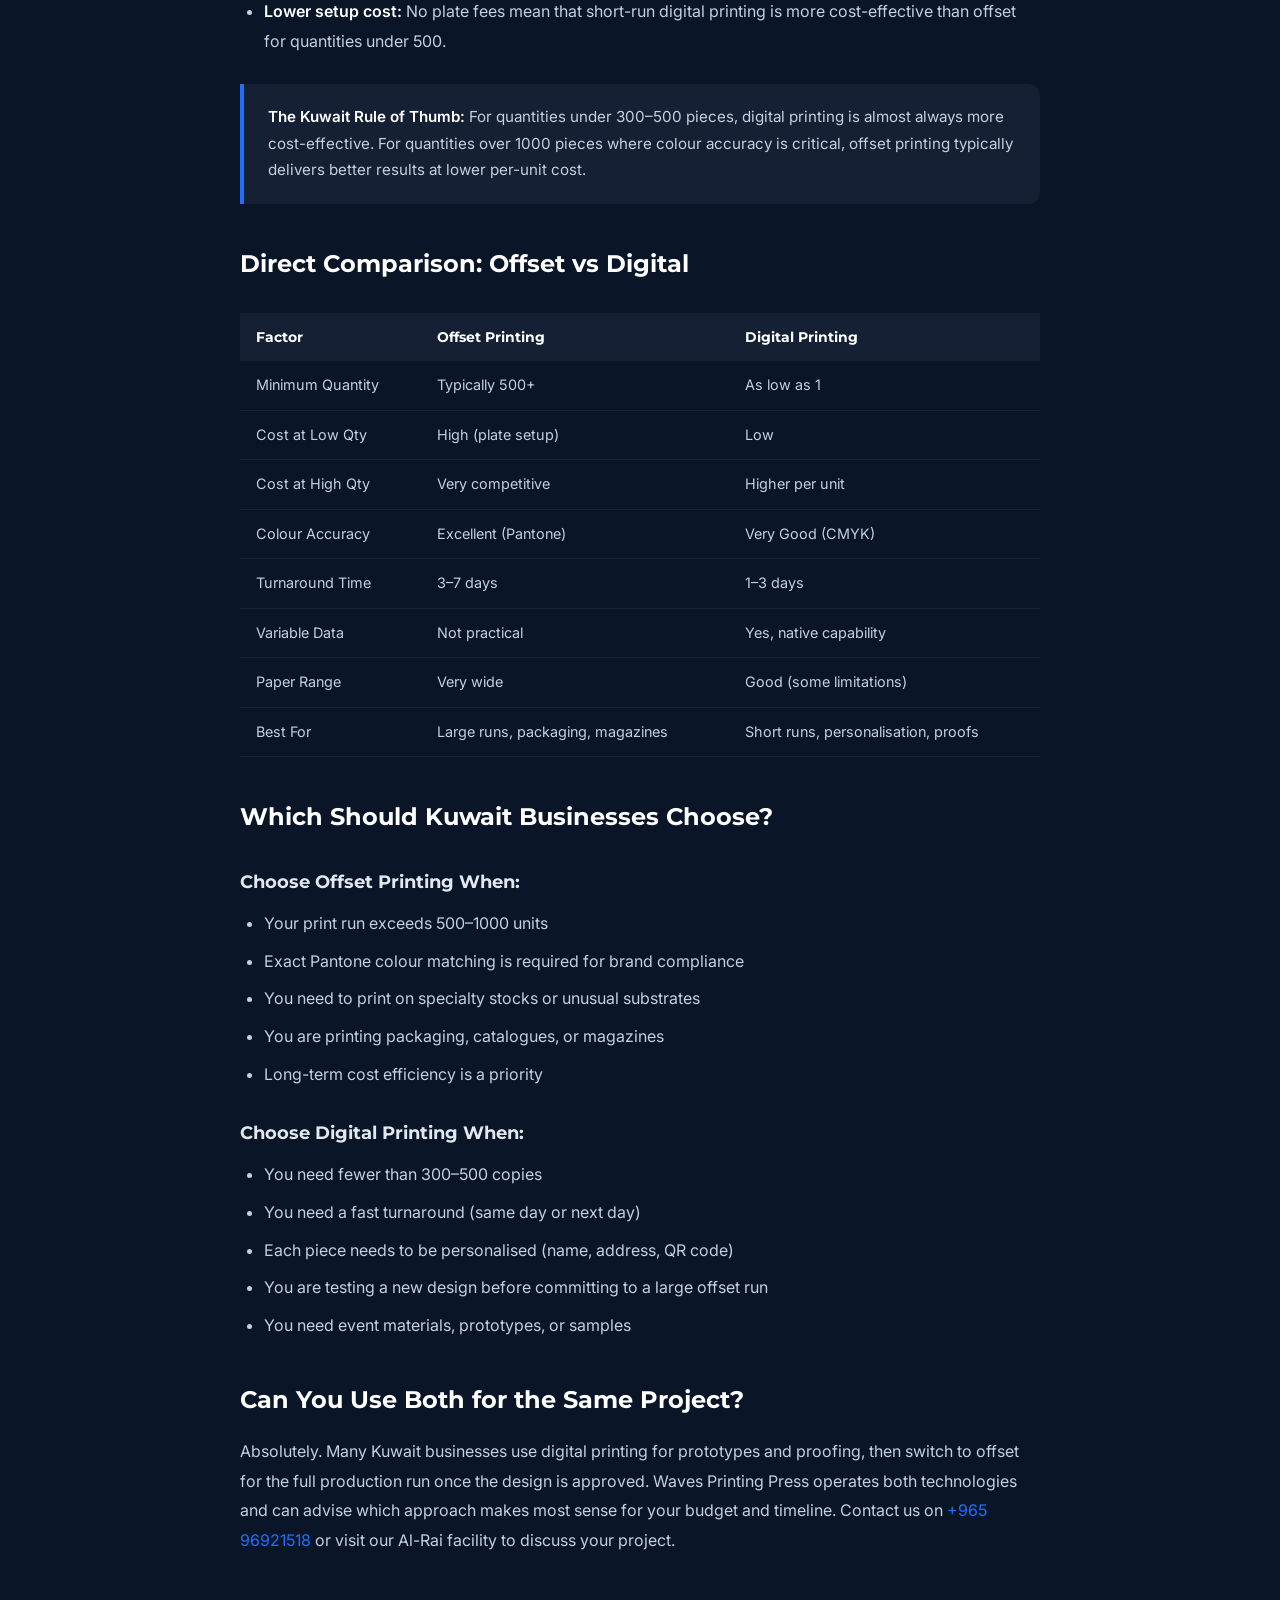
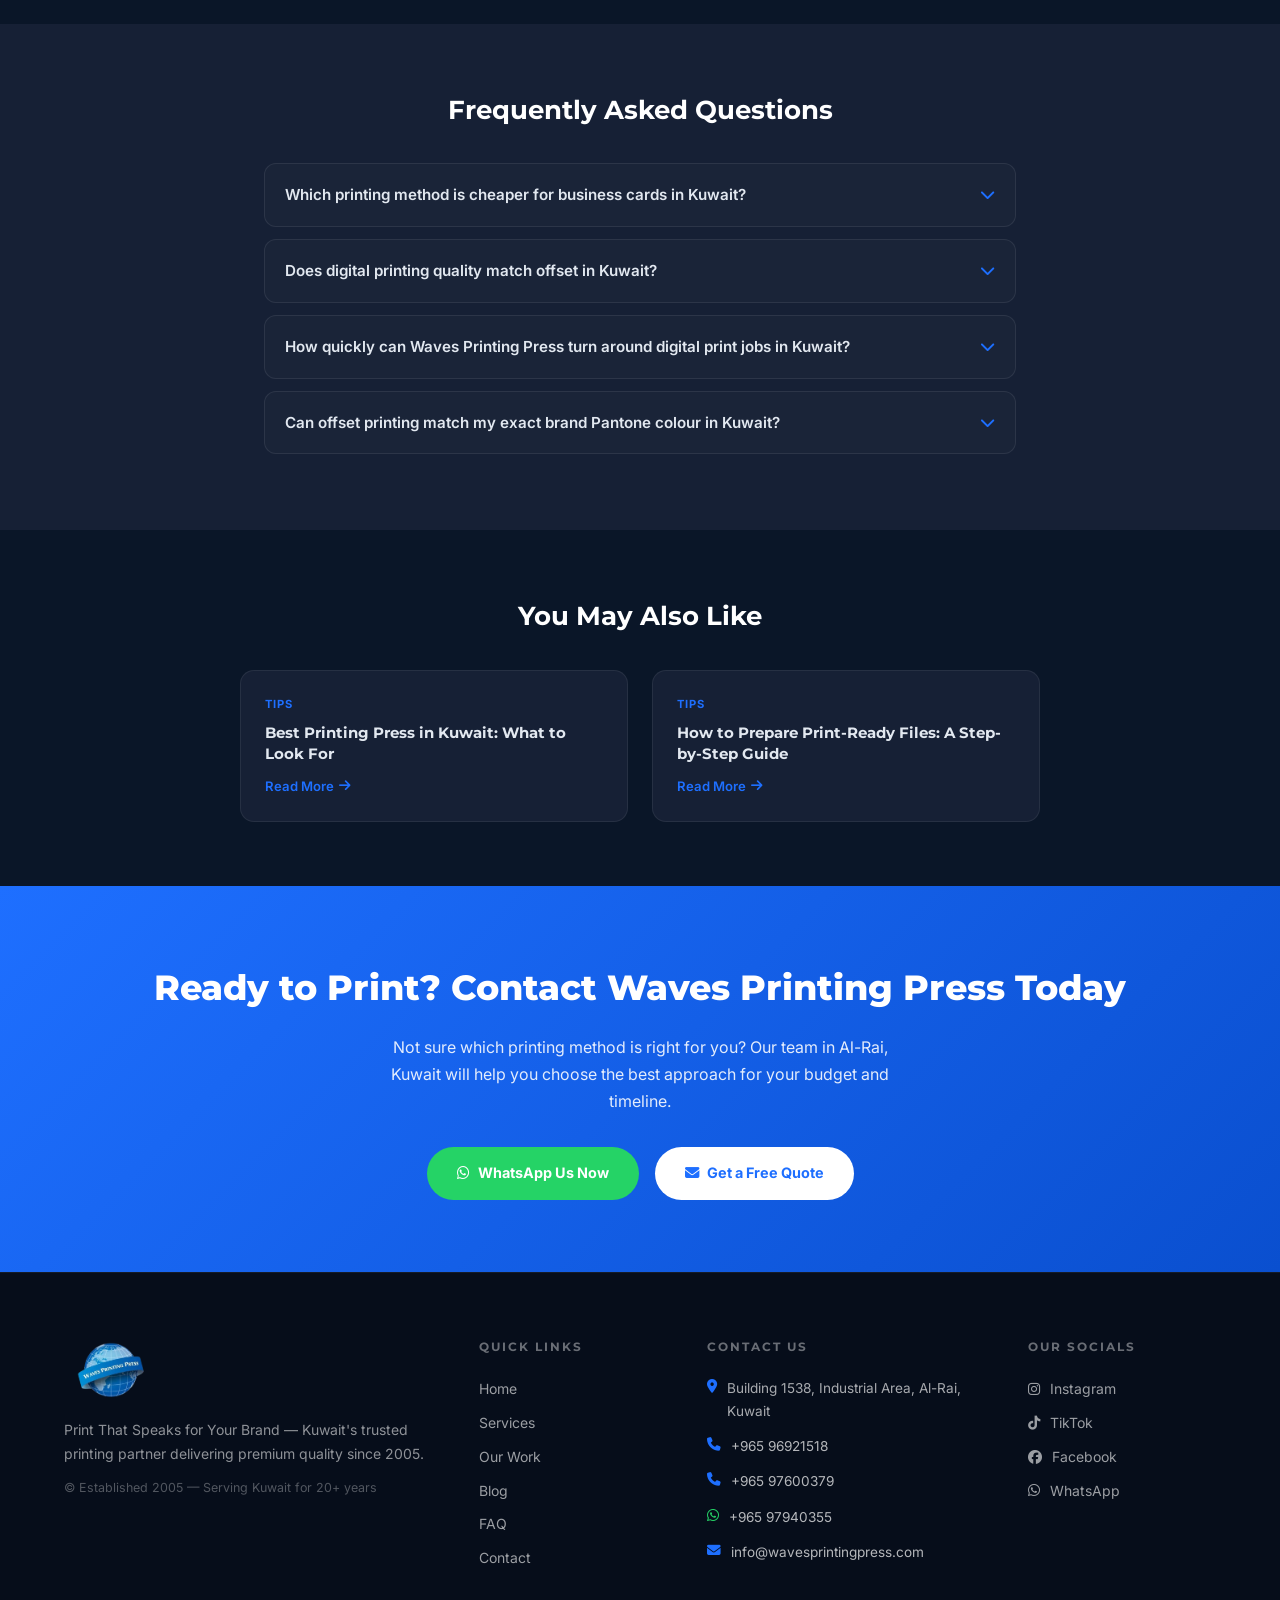
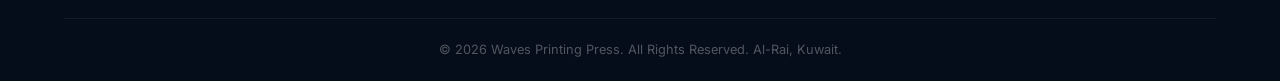
<file: blog-post-4.html>
<!DOCTYPE html>
<html lang="en" dir="ltr">
<head>
  <meta charset="UTF-8">
  <meta name="viewport" content="width=device-width, initial-scale=1.0">
  <title>Offset vs Digital Printing: Which is Right for You? | Waves</title>
  <meta name="description" content="Offset vs digital printing explained — which technology is right for your Kuwait business? Expert guide from Waves Printing Press, Al-Rai, Kuwait since 2005.">
  <meta name="robots" content="index, follow">
  <meta name="author" content="Waves Printing Press">
  <link rel="canonical" href="https://wavesprintingpress.com/blog-post-4.html">
  <meta property="og:type" content="article">
  <meta property="og:url" content="https://gaur61201.github.io/waves-printing-press/blog-post-4.html">
  <meta property="og:title" content="Offset vs Digital Printing: Which is Right for Your Business? | Waves Printing Press Kuwait">
  <meta property="og:description" content="Expert comparison of offset and digital printing to help Kuwait businesses make the right choice for every print job.">
  <meta property="og:image" content="https://gaur61201.github.io/waves-printing-press/images/waves_logo/waves_logo.png">
  <meta property="article:published_time" content="2024-12-08">
  <meta name="twitter:card" content="summary_large_image">
  <meta name="twitter:title" content="Offset vs Digital Printing: Which is Right for Your Business?">
  <meta name="twitter:description" content="Expert guide to offset vs digital printing for Kuwait businesses from Waves Printing Press.">
  <meta name="twitter:image" content="https://gaur61201.github.io/waves-printing-press/images/waves_logo/waves_logo.png">
  <link rel="preconnect" href="https://fonts.googleapis.com">
  <link rel="preconnect" href="https://fonts.gstatic.com" crossorigin>
  <link href="https://fonts.googleapis.com/css2?family=Cairo:wght@400;600;700;800&family=Inter:wght@400;500;600&family=Montserrat:wght@400;500;600;700;800&display=swap" rel="stylesheet">
  <link rel="stylesheet" href="https://cdnjs.cloudflare.com/ajax/libs/font-awesome/6.4.2/css/all.min.css">
  <!-- Favicon -->
  <link rel="icon" type="image/png" href="images/waves_logo/waves_logo.png">
  <link rel="apple-touch-icon" href="images/waves_logo/waves_logo.png">
  <script type="application/ld+json">
  {
    "@context": "https://schema.org",
    "@type": "Article",
    "headline": "Offset vs Digital Printing: Which is Right for Your Business?",
    "datePublished": "2024-12-08",
    "dateModified": "2026-03-21",
    "author": { "@type": "Organization", "name": "Waves Printing Press", "url": "https://wavesprintingpress.com" },
    "publisher": { "@type": "Organization", "name": "Waves Printing Press", "logo": { "@type": "ImageObject", "url": "https://gaur61201.github.io/waves-printing-press/images/waves_logo/waves_logo.png" } },
    "description": "Expert comparison of offset vs digital printing technologies to help Kuwait businesses choose the right method.",
    "image": "https://gaur61201.github.io/waves-printing-press/images/waves_logo/waves_logo.png",
    "mainEntityOfPage": { "@type": "WebPage", "@id": "https://wavesprintingpress.com/blog-post-4.html" }
  }
  </script>

  <!-- BreadcrumbList Schema -->
  <script type="application/ld+json">
  {
    "@context": "https://schema.org",
    "@type": "BreadcrumbList",
    "itemListElement": [
      {"@type": "ListItem", "position": 1, "name": "Home", "item": "https://gaur61201.github.io/waves-printing-press/"},
      {"@type": "ListItem", "position": 2, "name": "Blog", "item": "https://gaur61201.github.io/waves-printing-press/blog.html"},
      {"@type": "ListItem", "position": 3, "name": "Offset vs Digital Printing: Which is Right for Your Business?"}
    ]
  }
  </script>

  <style>
    :root{--primary:#0A1628;--accent:#1E6FFF;--white:#FFFFFF;--light-bg:#F4F7FF;--text-dark:#1A1A2E;--text-muted:#6B7280;--border:rgba(255,255,255,0.08);--card-bg:#111827;--navy-light:#162035;--font-head:'Montserrat',sans-serif;--font-body:'Inter',sans-serif;--font-ar:'Cairo',sans-serif;}
    *,*::before,*::after{box-sizing:border-box;margin:0;padding:0;}html{scroll-behavior:smooth;}
    body{font-family:var(--font-body);background:var(--primary);color:#e2e8f0;line-height:1.7;overflow-x:hidden;}
    [dir="rtl"] body{font-family:var(--font-ar);}img{max-width:100%;height:auto;display:block;}a{color:var(--accent);text-decoration:none;}a:hover{text-decoration:underline;}
    .container{width:100%;max-width:1200px;margin:0 auto;padding:0 24px;}
    [lang="en"] .ar-text{display:none;}[lang="ar"] .en-text{display:none;}body[dir="ltr"] .ar-text{display:none!important;}body[dir="rtl"] .en-text{display:none!important;}[lang="ar"]{font-family:var(--font-ar);}
    #navbar{position:fixed;top:0;left:0;right:0;z-index:1000;padding:0 24px;transition:background 0.3s ease,box-shadow 0.3s ease;}
    #navbar.scrolled{background:rgba(10,22,40,0.97);box-shadow:0 2px 24px rgba(0,0,0,0.35);backdrop-filter:blur(12px);}
    .nav-inner{display:flex;align-items:center;justify-content:space-between;height:72px;gap:16px;}
    .nav-logo{display:flex;align-items:center;gap:10px;text-decoration:none;flex-shrink:0;}
    .nav-logo img{height:55px;width:auto;}.nav-logo-css{display:flex;align-items:center;gap:8px;}
    .logo-label{font-family:var(--font-head);font-weight:800;font-size:1rem;color:#fff;}
    .mini-globe{width:28px;height:28px;border-radius:50%;background:var(--accent);}
    .nav-links{display:flex;list-style:none;gap:4px;align-items:center;}
    .nav-links a{font-family:var(--font-body);font-size:0.82rem;font-weight:600;color:rgba(255,255,255,0.82);padding:6px 10px;border-radius:6px;transition:color 0.2s,background 0.2s;text-decoration:none;white-space:nowrap;}
    .nav-links a:hover,.nav-links a.nav-active{color:#fff;background:rgba(30,111,255,0.15);}
    .nav-right{display:flex;align-items:center;gap:12px;flex-shrink:0;}
    .lang-toggle{display:flex;align-items:center;gap:4px;}
    .lang-btn{background:transparent;border:none;color:rgba(255,255,255,0.6);font-family:var(--font-body);font-size:0.8rem;font-weight:600;cursor:pointer;padding:4px 6px;border-radius:4px;transition:color 0.2s;}
    .lang-btn.active{color:#fff;}.lang-sep{color:rgba(255,255,255,0.3);font-size:0.8rem;}
    .btn-wa-nav{display:inline-flex;align-items:center;gap:7px;padding:8px 18px;border-radius:50px;background:#25D366;color:#fff;font-family:var(--font-body);font-size:0.82rem;font-weight:700;text-decoration:none;transition:transform 0.2s,box-shadow 0.2s;white-space:nowrap;}
    .btn-wa-nav:hover{transform:translateY(-1px);box-shadow:0 4px 16px rgba(37,211,102,0.35);text-decoration:none;}
    .hamburger{display:none;flex-direction:column;gap:5px;background:transparent;border:none;cursor:pointer;padding:4px;}
    .hamburger span{display:block;width:24px;height:2px;background:#fff;border-radius:2px;transition:all 0.3s ease;}
    .hamburger.open span:nth-child(1){transform:translateY(7px) rotate(45deg);}
    .hamburger.open span:nth-child(2){opacity:0;}
    .hamburger.open span:nth-child(3){transform:translateY(-7px) rotate(-45deg);}
    .mobile-menu{display:none;flex-direction:column;gap:0;background:rgba(10,22,40,0.98);backdrop-filter:blur(16px);padding:16px 0 24px;border-top:1px solid rgba(255,255,255,0.06);}
    .mobile-menu.open{display:flex;}
    .mobile-menu a{padding:13px 28px;color:rgba(255,255,255,0.85);font-size:0.95rem;font-weight:600;border-bottom:1px solid rgba(255,255,255,0.04);transition:background 0.2s,color 0.2s;text-decoration:none;}
    .mobile-menu a:hover{background:rgba(30,111,255,0.1);color:#fff;}
    .mobile-lang-row{display:flex;gap:12px;padding:16px 28px 8px;}.mobile-lang-row .lang-btn{font-size:0.9rem;padding:8px 16px;border:1px solid rgba(255,255,255,0.2);border-radius:6px;}
    .mobile-wa{margin:12px 28px 0;padding:12px 20px !important;background:#25D366 !important;border-radius:10px;color:#fff !important;display:flex !important;align-items:center;gap:8px;justify-content:center;border-bottom:none !important;}
    @media(max-width:1024px){.nav-links{display:none;}}@media(max-width:768px){.btn-wa-nav .en-text,.btn-wa-nav .ar-text{display:none;}.hamburger{display:flex;}}
    .post-hero{background:var(--primary);padding:120px 0 64px;position:relative;overflow:hidden;}
    .post-hero::before{content:'';position:absolute;inset:0;background:radial-gradient(ellipse 70% 60% at 80% 30%,rgba(30,111,255,0.15) 0%,transparent 70%),radial-gradient(ellipse 50% 70% at 10% 70%,rgba(30,111,255,0.08) 0%,transparent 70%);}
    .post-hero .container{position:relative;z-index:1;}
    .post-breadcrumb{display:flex;align-items:center;gap:8px;font-size:0.8rem;color:var(--text-muted);margin-bottom:20px;flex-wrap:wrap;}
    .post-breadcrumb a{color:var(--text-muted);transition:color 0.2s;}.post-breadcrumb a:hover{color:var(--accent);text-decoration:none;}.post-breadcrumb .sep{color:rgba(255,255,255,0.2);}
    .post-cat-badge{display:inline-block;padding:4px 14px;background:rgba(30,111,255,0.15);color:var(--accent);border-radius:50px;font-size:0.72rem;font-weight:700;letter-spacing:1px;text-transform:uppercase;margin-bottom:16px;}
    .post-hero h1{font-family:var(--font-head);font-size:clamp(1.8rem,4vw,2.8rem);font-weight:800;color:#fff;line-height:1.2;margin-bottom:20px;max-width:820px;}
    .post-meta-row{display:flex;align-items:center;gap:20px;flex-wrap:wrap;color:var(--text-muted);font-size:0.85rem;}
    .post-meta-row span{display:flex;align-items:center;gap:6px;}.post-meta-row i{color:var(--accent);}
    .post-body-section{padding:64px 0 48px;}.post-layout{max-width:800px;margin:0 auto;}
    .post-layout h2{font-family:var(--font-head);font-size:1.5rem;font-weight:700;color:#fff;margin:40px 0 16px;}
    .post-layout h3{font-family:var(--font-head);font-size:1.15rem;font-weight:700;color:#e2e8f0;margin:28px 0 12px;}
    .post-layout p{color:#c5cfe0;line-height:1.85;margin-bottom:20px;font-size:1rem;}
    .post-layout ul,.post-layout ol{margin:0 0 20px 24px;color:#c5cfe0;line-height:1.85;}
    [dir="rtl"] .post-layout ul,[dir="rtl"] .post-layout ol{margin:0 24px 20px 0;}.post-layout li{margin-bottom:8px;}.post-layout strong{color:#fff;font-weight:600;}
    .post-highlight{background:var(--navy-light);border-left:4px solid var(--accent);border-radius:0 12px 12px 0;padding:20px 24px;margin:28px 0;color:#c5cfe0;font-size:0.95rem;line-height:1.75;}
    [dir="rtl"] .post-highlight{border-left:none;border-right:4px solid var(--accent);border-radius:12px 0 0 12px;}
    .compare-table{width:100%;border-collapse:collapse;margin:28px 0;font-size:0.9rem;}
    .compare-table th{background:var(--navy-light);color:#fff;padding:12px 16px;text-align:left;font-family:var(--font-head);font-weight:700;}
    .compare-table td{padding:12px 16px;border-bottom:1px solid rgba(255,255,255,0.06);color:#c5cfe0;vertical-align:top;}
    .compare-table tr:hover td{background:rgba(255,255,255,0.02);}
    [dir="rtl"] .compare-table th,[dir="rtl"] .compare-table td{text-align:right;}
    .post-faq{background:var(--navy-light);padding:64px 0;}.post-faq .container{max-width:800px;margin:0 auto;}
    .post-faq h2{font-family:var(--font-head);font-size:1.6rem;font-weight:700;color:#fff;margin-bottom:32px;text-align:center;}
    .faq-item{border:1px solid rgba(255,255,255,0.08);border-radius:12px;margin-bottom:12px;overflow:hidden;background:rgba(255,255,255,0.02);}
    .faq-item summary{display:flex;justify-content:space-between;align-items:center;padding:18px 20px;cursor:pointer;font-weight:600;color:#e2e8f0;font-size:0.95rem;list-style:none;gap:12px;}
    .faq-item summary::-webkit-details-marker{display:none;}.faq-item summary:hover{color:#fff;background:rgba(30,111,255,0.05);}
    .faq-arrow{color:var(--accent);flex-shrink:0;transition:transform 0.3s ease;}.faq-item[open] .faq-arrow{transform:rotate(180deg);}
    .faq-body{padding:0 20px 18px;color:#a8b4c8;font-size:0.9rem;line-height:1.75;}
    .post-related{padding:64px 0;}.post-related h2{font-family:var(--font-head);font-size:1.6rem;font-weight:700;color:#fff;margin-bottom:32px;text-align:center;}
    .related-grid{display:grid;grid-template-columns:repeat(2,1fr);gap:24px;max-width:800px;margin:0 auto;}
    @media(max-width:560px){.related-grid{grid-template-columns:1fr;}}
    .related-card{background:var(--navy-light);border:1px solid rgba(255,255,255,0.07);border-radius:14px;padding:24px;transition:border-color 0.3s,transform 0.3s;text-decoration:none;display:block;}
    .related-card:hover{border-color:var(--accent);transform:translateY(-4px);text-decoration:none;}
    .related-cat{font-size:0.7rem;font-weight:700;letter-spacing:1px;text-transform:uppercase;color:var(--accent);margin-bottom:8px;display:block;}
    .related-card h3{font-family:var(--font-head);font-size:0.95rem;font-weight:700;color:#e2e8f0;line-height:1.4;margin-bottom:8px;}
    .related-card .read-link{font-size:0.82rem;font-weight:600;color:var(--accent);display:flex;align-items:center;gap:5px;margin-top:10px;}
    .post-cta{background:linear-gradient(135deg,var(--accent) 0%,#0a4fcf 100%);padding:72px 0;text-align:center;}
    .post-cta h2{font-family:var(--font-head);font-size:clamp(1.5rem,4vw,2.2rem);font-weight:800;color:#fff;margin-bottom:16px;}
    .post-cta p{color:rgba(255,255,255,0.88);font-size:1rem;max-width:500px;margin:0 auto 32px;line-height:1.7;}
    .cta-btn-row{display:flex;justify-content:center;gap:16px;flex-wrap:wrap;}
    .btn-cta-white{display:inline-flex;align-items:center;gap:8px;padding:14px 30px;border-radius:50px;background:#fff;color:var(--accent);font-family:var(--font-body);font-size:0.9rem;font-weight:700;text-decoration:none;transition:transform 0.25s,box-shadow 0.25s;}
    .btn-cta-white:hover{transform:translateY(-2px);box-shadow:0 8px 24px rgba(0,0,0,0.2);text-decoration:none;}
    .btn-cta-wa{display:inline-flex;align-items:center;gap:8px;padding:14px 30px;border-radius:50px;background:#25D366;color:#fff;font-family:var(--font-body);font-size:0.9rem;font-weight:700;text-decoration:none;transition:transform 0.25s,box-shadow 0.25s;}
    .btn-cta-wa:hover{transform:translateY(-2px);box-shadow:0 8px 24px rgba(37,211,102,0.4);text-decoration:none;}
    #footer{background:#060d1a;padding:64px 0 0;border-top:1px solid rgba(255,255,255,0.06);}
    .footer-grid{display:grid;grid-template-columns:2fr 1fr 1.5fr 1fr;gap:40px;padding-bottom:48px;}
    @media(max-width:900px){.footer-grid{grid-template-columns:1fr 1fr;}}@media(max-width:560px){.footer-grid{grid-template-columns:1fr;}}
    .footer-col h4{font-family:var(--font-head);font-size:0.75rem;font-weight:700;letter-spacing:2px;text-transform:uppercase;color:rgba(255,255,255,0.4);margin-bottom:20px;}
    .foot-logo{margin-bottom:16px;}.foot-logo img{height:65px;width:auto;}
    .foot-tagline{font-size:0.875rem;color:rgba(255,255,255,0.55);line-height:1.7;margin-bottom:12px;}
    .foot-since{font-size:0.78rem;color:rgba(255,255,255,0.3);}
    .foot-links{display:flex;flex-direction:column;gap:10px;}.foot-links a{font-size:0.875rem;color:rgba(255,255,255,0.6);text-decoration:none;transition:color 0.2s;}.foot-links a:hover{color:var(--accent);}
    .foot-contacts{display:flex;flex-direction:column;gap:12px;}
    .foot-ci{display:flex;align-items:flex-start;gap:10px;font-size:0.85rem;}.foot-ci i{color:var(--accent);margin-top:3px;flex-shrink:0;}.foot-ci .wai{color:#25D366;}
    .foot-ci a{color:rgba(255,255,255,0.7);text-decoration:none;transition:color 0.2s;}.foot-ci a:hover{color:var(--accent);}.foot-ci span{color:rgba(255,255,255,0.65);}
    .footer-socials-list{display:flex;flex-direction:column;gap:10px;}
    .footer-social-link{display:flex;align-items:center;gap:10px;font-size:0.875rem;color:rgba(255,255,255,0.6);text-decoration:none;transition:color 0.2s;}.footer-social-link:hover{color:var(--accent);}
    .footer-bottom{border-top:1px solid rgba(255,255,255,0.06);padding:20px 0;text-align:center;}.foot-copy{font-size:0.8rem;color:rgba(255,255,255,0.3);}
    .whatsapp-float{position:fixed;bottom:28px;right:28px;z-index:999;width:56px;height:56px;border-radius:50%;background:#25D366;color:#fff;display:flex;align-items:center;justify-content:center;font-size:1.6rem;box-shadow:0 4px 20px rgba(37,211,102,0.5);text-decoration:none;transition:transform 0.3s,box-shadow 0.3s;}
    .whatsapp-float:hover{transform:scale(1.1);box-shadow:0 6px 28px rgba(37,211,102,0.65);text-decoration:none;}[dir="rtl"] .whatsapp-float{right:auto;left:28px;}
  </style>

  <script type="application/ld+json">
  {
    "@context": "https://schema.org",
    "@type": "FAQPage",
    "mainEntity": [
      {
        "@type": "Question",
        "name": "Which printing method is cheaper for business cards in Kuwait?",
        "acceptedAnswer": {
          "@type": "Answer",
          "text": "For standard business card quantities (250–500), digital printing is often more cost-effective due to no plate fees. For quantities of 1000+, offset printing becomes competitive and delivers superior colour accuracy. Waves Printing Press offers both — contact us for a quote based on your specific quantity."
        }
      },
      {
        "@type": "Question",
        "name": "Does digital printing quality match offset in Kuwait?",
        "acceptedAnswer": {
          "@type": "Answer",
          "text": "Modern digital printing quality is excellent and suitable for most applications. The main advantages of offset remain in Pantone colour accuracy, consistency across very large runs, and the ability to print on a wider range of specialty substrates. For most everyday business printing needs, digital quality is more than sufficient."
        }
      },
      {
        "@type": "Question",
        "name": "How quickly can Waves Printing Press turn around digital print jobs in Kuwait?",
        "acceptedAnswer": {
          "@type": "Answer",
          "text": "Digital print jobs can often be completed in 1–3 business days depending on quantity and finishing requirements. For urgent needs, same-day or next-day production may be available — contact us on WhatsApp at +965 97940355 to check availability for rush orders."
        }
      },
      {
        "@type": "Question",
        "name": "Can offset printing match my exact brand Pantone colour in Kuwait?",
        "acceptedAnswer": {
          "@type": "Answer",
          "text": "Yes. Offset printing with a Pantone spot colour is the most reliable method for exact brand colour matching. This is why established brands with strict colour standards typically specify offset printing for their marketing materials. Contact Waves Printing Press to discuss Pantone matching for your project."
        }
      }
    ]
  }
  </script>
</head>
<body dir="ltr">
<nav id="navbar" role="navigation" aria-label="Main navigation">
  <div class="container nav-inner">
    <a href="index.html" class="nav-logo"><img src="images/waves_logo/waves_logo.png" alt="Waves Printing Press Logo" height="55" onerror="this.style.display='none'; this.nextElementSibling.style.display='flex';"><div class="nav-logo-css" style="display:none;"><div class="mini-globe"></div><span class="logo-label">Waves Printing Press</span></div></a>
    <ul class="nav-links" role="list">
      <li><a href="index.html#hero" class="en-text">Home</a><a href="index.html#hero" class="ar-text">الرئيسية</a></li>
      <li><a href="index.html#services" class="en-text">Services</a><a href="index.html#services" class="ar-text">خدماتنا</a></li>
      <li><a href="index.html#why-waves" class="en-text">Why Waves</a><a href="index.html#why-waves" class="ar-text">لماذا أمواج</a></li>
      <li><a href="index.html#our-work" class="en-text">Our Work</a><a href="index.html#our-work" class="ar-text">أعمالنا</a></li>
      <li><a href="index.html#process" class="en-text">Process</a><a href="index.html#process" class="ar-text">كيف نعمل</a></li>
      <li><a href="blog.html" class="en-text nav-active">Blog</a><a href="blog.html" class="ar-text nav-active">المدونة</a></li>
      <li><a href="index.html#faq" class="en-text">FAQ</a><a href="index.html#faq" class="ar-text">الأسئلة</a></li>
      <li><a href="index.html#contact" class="en-text">Contact</a><a href="index.html#contact" class="ar-text">تواصل</a></li>
    </ul>
    <div class="nav-right">
      <div class="lang-toggle"><button class="lang-btn active" id="btn-en" onclick="setLang('en')" aria-pressed="true">EN</button><span class="lang-sep">|</span><button class="lang-btn" id="btn-ar" onclick="setLang('ar')" aria-pressed="false">AR</button></div>
      <a href="https://wa.me/96597940355" class="btn-wa-nav" target="_blank" rel="noopener"><i class="fa-brands fa-whatsapp"></i><span class="en-text">WhatsApp Us</span><span class="ar-text">واتساب</span></a>
      <button class="hamburger" id="hamburger" aria-label="Toggle menu" aria-expanded="false"><span></span><span></span><span></span></button>
    </div>
  </div>
  <div class="mobile-menu" id="mobile-menu">
    <a href="index.html#hero"><span class="en-text">Home</span><span class="ar-text">الرئيسية</span></a>
    <a href="index.html#services"><span class="en-text">Services</span><span class="ar-text">خدماتنا</span></a>
    <a href="index.html#why-waves"><span class="en-text">Why Waves</span><span class="ar-text">لماذا أمواج</span></a>
    <a href="index.html#our-work"><span class="en-text">Our Work</span><span class="ar-text">أعمالنا</span></a>
    <a href="index.html#process"><span class="en-text">Process</span><span class="ar-text">كيف نعمل</span></a>
    <a href="blog.html"><span class="en-text">Blog</span><span class="ar-text">المدونة</span></a>
    <a href="index.html#faq"><span class="en-text">FAQ</span><span class="ar-text">الأسئلة الشائعة</span></a>
    <a href="index.html#contact"><span class="en-text">Contact</span><span class="ar-text">تواصل معنا</span></a>
    <div class="mobile-lang-row"><button class="lang-btn" onclick="setLang('en');">EN</button><button class="lang-btn" onclick="setLang('ar');">AR / عربي</button></div>
    <a href="https://wa.me/96597940355" class="mobile-wa" target="_blank" rel="noopener"><i class="fa-brands fa-whatsapp"></i><span class="en-text">WhatsApp Us</span><span class="ar-text">تواصل عبر واتساب</span></a>
  </div>
</nav>

<section class="post-hero" aria-labelledby="post-title">
  <div class="container">
    <nav class="post-breadcrumb" aria-label="Breadcrumb">
      <a href="index.html"><span class="en-text">Home</span><span class="ar-text">الرئيسية</span></a><span class="sep">›</span><a href="blog.html"><span class="en-text">Blog</span><span class="ar-text">المدونة</span></a><span class="sep">›</span><span><span class="en-text">Offset vs Digital Printing</span><span class="ar-text">الطباعة التقليدية مقابل الرقمية</span></span>
    </nav>
    <span class="post-cat-badge"><span class="en-text">Tips</span><span class="ar-text">نصائح</span></span>
    <h1 id="post-title"><span class="en-text">Offset vs Digital Printing: Which is Right for Your Business?</span><span class="ar-text">الطباعة التقليدية مقابل الرقمية: أيهما الأنسب لعملك؟</span></h1>
    <div class="post-meta-row">
      <span><i class="fa-regular fa-calendar"></i> December 2024</span>
      <span><i class="fa-regular fa-user"></i> <span class="en-text">Waves Printing Press Team</span><span class="ar-text">فريق أمواج للطباعة</span></span>
      <span><i class="fa-regular fa-clock"></i> <span class="en-text">7 min read</span><span class="ar-text">7 دقائق قراءة</span></span>
    </div>
  </div>
</section>

<section class="post-body-section">
  <div class="container">
    <div class="post-layout">

      <p><span class="en-text">One of the most common questions the team at <strong>Waves Printing Press</strong> receives from Kuwait businesses is: "Should I use offset or digital printing?" It is a great question, and the honest answer is: it depends on your project. Both technologies have genuine strengths, and the right choice can save you money, improve quality, and speed up your timeline.</span><span class="ar-text">من أكثر الأسئلة الشائعة التي يستقبلها فريق <strong>أمواج للطباعة</strong> من الشركات في الكويت هو: "هل أستخدم الطباعة التقليدية أم الرقمية؟" سؤال وجيه، والجواب الصريح: يعتمد على مشروعك. كلا التقنيتين لها مميزاتها الحقيقية، والاختيار الصحيح يوفر لك المال ويحسن الجودة ويسرّع التسليم.</span></p>

      <p><span class="en-text">After 20 years operating both offset and digital presses from our facility in Al-Rai, Kuwait, we have matched thousands of jobs to the right printing technology. This guide breaks down everything you need to know.</span><span class="ar-text">بعد 20 سنة من تشغيل ماكينات الطباعة التقليدية والرقمية في منشأتنا بالري، الكويت، جهزنا آلاف الطلبات باستخدام التقنية المناسبة لكل مشروع. هذا الدليل يشرح كل شيء تحتاج معرفته.</span></p>

      <h2><span class="en-text">What is Offset Printing?</span><span class="ar-text">ما هي الطباعة الأوفست (التقليدية)؟</span></h2>
      <p><span class="en-text">Offset lithography — commonly called offset printing — is the dominant printing technology for high-volume commercial work worldwide. The process transfers (or "offsets") ink from metal printing plates to a rubber blanket, and then onto paper.</span><span class="ar-text">الطباعة الحجرية الأوفست — المعروفة اختصاراً بالطباعة الأوفست — هي التقنية السائدة في الطباعة التجارية عالية الكميات حول العالم. تعتمد العملية على نقل الحبر من ألواح معدنية إلى بطانة مطاطية ثم إلى الورق.</span></p>
      <p><span class="en-text">The key advantages of offset printing for Kuwait businesses:</span><span class="ar-text">أبرز مزايا الطباعة الأوفست للشركات في الكويت:</span></p>
      <ul>
        <li><span class="en-text"><strong>Superior colour accuracy:</strong> Offset can reproduce CMYK colours with exceptional fidelity, and can add Pantone spot colours for exact brand colour matching.</span><span class="ar-text"><strong>دقة ألوان عالية:</strong> الأوفست تعيد إنتاج ألوان CMYK بدقة استثنائية، وتتيح إضافة ألوان بانتون المحددة لمطابقة ألوان العلامة التجارية بدقة.</span></li>
        <li><span class="en-text"><strong>Cost-effective at volume:</strong> Once plates are made, the per-unit cost drops significantly. The more you print, the lower the cost per piece.</span><span class="ar-text"><strong>اقتصادية عند الكميات الكبيرة:</strong> بعد صنع الألواح، تنخفض تكلفة الوحدة بشكل ملحوظ. كلما زادت الكمية، انخفضت التكلفة لكل قطعة.</span></li>
        <li><span class="en-text"><strong>Wide substrate compatibility:</strong> Offset can print on virtually any paper stock, from thin coated stock to thick board and specialty papers.</span><span class="ar-text"><strong>توافق واسع مع أنواع الورق:</strong> الأوفست تطبع على أي نوع ورق تقريباً، من الورق المطلي الرفيع إلى الكرتون السميك والأوراق المتخصصة.</span></li>
        <li><span class="en-text"><strong>Consistent quality across large runs:</strong> Colour and quality remain consistent across tens of thousands of impressions.</span><span class="ar-text"><strong>جودة ثابتة على المدى الطويل:</strong> تبقى الألوان والجودة متسقة عبر عشرات الآلاف من المطبوعات.</span></li>
      </ul>

      <h2><span class="en-text">What is Digital Printing?</span><span class="ar-text">ما هي الطباعة الرقمية؟</span></h2>
      <p><span class="en-text">Digital printing transfers digital files directly to paper using toner (laser) or inkjet technology — no plates required. This makes setup fast and eliminates the minimum quantity threshold that offset printing requires.</span><span class="ar-text">الطباعة الرقمية تنقل الملفات الرقمية مباشرة إلى الورق باستخدام تقنية الحبر الجاف (ليزر) أو النفث — دون الحاجة لألواح. هذا يجعل الإعداد سريعاً ويلغي حد الكمية الدنيا التي تتطلبها الطباعة الأوفست.</span></p>
      <p><span class="en-text">The key advantages of digital printing for Kuwait businesses:</span><span class="ar-text">أبرز مزايا الطباعة الرقمية للشركات في الكويت:</span></p>
      <ul>
        <li><span class="en-text"><strong>No minimum quantity:</strong> You can print as few as 1 copy — ideal for proofs, prototypes, or small marketing runs.</span><span class="ar-text"><strong>لا حد أدنى للكمية:</strong> تستطيع الطباعة من نسخة واحدة — مثالية للعينات والنماذج الأولية أو حملات التسويق الصغيرة.</span></li>
        <li><span class="en-text"><strong>Fast turnaround:</strong> No plate-making means jobs can start printing immediately after file approval.</span><span class="ar-text"><strong>تسليم سريع:</strong> عدم الحاجة لصنع الألواح يعني أن العمل يبدأ فوراً بعد اعتماد الملف.</span></li>
        <li><span class="en-text"><strong>Variable data printing:</strong> Each piece can be personalised with different names, addresses, or QR codes — essential for direct mail, event passes, and personalised marketing materials.</span><span class="ar-text"><strong>طباعة البيانات المتغيرة:</strong> كل قطعة يمكن تخصيصها بأسماء وعناوين أو رموز QR مختلفة — ضرورية للبريد المباشر وبطاقات الفعاليات والمواد التسويقية المخصصة.</span></li>
        <li><span class="en-text"><strong>Lower setup cost:</strong> No plate fees mean that short-run digital printing is more cost-effective than offset for quantities under 500.</span><span class="ar-text"><strong>تكلفة إعداد أقل:</strong> غياب رسوم الألواح يجعل الطباعة الرقمية للكميات الصغيرة أكثر اقتصادية من الأوفست لما دون 500 قطعة.</span></li>
      </ul>

      <div class="post-highlight">
        <span class="en-text"><strong>The Kuwait Rule of Thumb:</strong> For quantities under 300–500 pieces, digital printing is almost always more cost-effective. For quantities over 1000 pieces where colour accuracy is critical, offset printing typically delivers better results at lower per-unit cost.</span><span class="ar-text"><strong>القاعدة الذهبية في الكويت:</strong> للكميات الأقل من 300–500 قطعة، الطباعة الرقمية هي الأوفر في الغالب. للكميات التي تتجاوز 1000 قطعة حين تكون دقة الألوان حرجة، الطباعة الأوفست تقدم عادةً نتائج أفضل بتكلفة أقل للوحدة.</span>
      </div>

      <h2><span class="en-text">Direct Comparison: Offset vs Digital</span><span class="ar-text">مقارنة مباشرة: الأوفست مقابل الرقمية</span></h2>
      <table class="compare-table">
        <tr><th><span class="en-text">Factor</span><span class="ar-text">العامل</span></th><th><span class="en-text">Offset Printing</span><span class="ar-text">الطباعة الأوفست</span></th><th><span class="en-text">Digital Printing</span><span class="ar-text">الطباعة الرقمية</span></th></tr>
        <tr><td><span class="en-text">Minimum Quantity</span><span class="ar-text">الحد الأدنى للكمية</span></td><td><span class="en-text">Typically 500+</span><span class="ar-text">500+ عادةً</span></td><td><span class="en-text">As low as 1</span><span class="ar-text">من نسخة واحدة</span></td></tr>
        <tr><td><span class="en-text">Cost at Low Qty</span><span class="ar-text">التكلفة بكميات صغيرة</span></td><td><span class="en-text">High (plate setup)</span><span class="ar-text">مرتفعة (إعداد الألواح)</span></td><td><span class="en-text">Low</span><span class="ar-text">منخفضة</span></td></tr>
        <tr><td><span class="en-text">Cost at High Qty</span><span class="ar-text">التكلفة بكميات كبيرة</span></td><td><span class="en-text">Very competitive</span><span class="ar-text">تنافسية جداً</span></td><td><span class="en-text">Higher per unit</span><span class="ar-text">أعلى للوحدة</span></td></tr>
        <tr><td><span class="en-text">Colour Accuracy</span><span class="ar-text">دقة الألوان</span></td><td><span class="en-text">Excellent (Pantone)</span><span class="ar-text">ممتازة (بانتون)</span></td><td><span class="en-text">Very Good (CMYK)</span><span class="ar-text">جيدة جداً (CMYK)</span></td></tr>
        <tr><td><span class="en-text">Turnaround Time</span><span class="ar-text">وقت التسليم</span></td><td>3–7 <span class="en-text">days</span><span class="ar-text">أيام</span></td><td>1–3 <span class="en-text">days</span><span class="ar-text">أيام</span></td></tr>
        <tr><td><span class="en-text">Variable Data</span><span class="ar-text">البيانات المتغيرة</span></td><td><span class="en-text">Not practical</span><span class="ar-text">غير عملي</span></td><td><span class="en-text">Yes, native capability</span><span class="ar-text">نعم، قدرة أصيلة</span></td></tr>
        <tr><td><span class="en-text">Paper Range</span><span class="ar-text">تنوع الورق</span></td><td><span class="en-text">Very wide</span><span class="ar-text">واسع جداً</span></td><td><span class="en-text">Good (some limitations)</span><span class="ar-text">جيد (بعض القيود)</span></td></tr>
        <tr><td><span class="en-text">Best For</span><span class="ar-text">الأنسب لـ</span></td><td><span class="en-text">Large runs, packaging, magazines</span><span class="ar-text">الكميات الكبيرة، التغليف، المجلات</span></td><td><span class="en-text">Short runs, personalisation, proofs</span><span class="ar-text">الكميات الصغيرة، التخصيص، العينات</span></td></tr>
      </table>

      <h2><span class="en-text">Which Should Kuwait Businesses Choose?</span><span class="ar-text">أيهما يختار رجال الأعمال في الكويت؟</span></h2>

      <h3><span class="en-text">Choose Offset Printing When:</span><span class="ar-text">اختر الطباعة الأوفست عندما:</span></h3>
      <ul>
        <li><span class="en-text">Your print run exceeds 500–1000 units</span><span class="ar-text">تتجاوز كميتك 500–1000 وحدة</span></li>
        <li><span class="en-text">Exact Pantone colour matching is required for brand compliance</span><span class="ar-text">تحتاج مطابقة دقيقة لألوان بانتون للالتزام بهوية العلامة التجارية</span></li>
        <li><span class="en-text">You need to print on specialty stocks or unusual substrates</span><span class="ar-text">تحتاج الطباعة على أوراق خاصة أو ركائز غير اعتيادية</span></li>
        <li><span class="en-text">You are printing packaging, catalogues, or magazines</span><span class="ar-text">تطبع تغليفاً أو كتالوجات أو مجلات</span></li>
        <li><span class="en-text">Long-term cost efficiency is a priority</span><span class="ar-text">الكفاءة الاقتصادية على المدى البعيد أولوية لديك</span></li>
      </ul>

      <h3><span class="en-text">Choose Digital Printing When:</span><span class="ar-text">اختر الطباعة الرقمية عندما:</span></h3>
      <ul>
        <li><span class="en-text">You need fewer than 300–500 copies</span><span class="ar-text">تحتاج أقل من 300–500 نسخة</span></li>
        <li><span class="en-text">You need a fast turnaround (same day or next day)</span><span class="ar-text">تحتاج تسليماً سريعاً (نفس اليوم أو اليوم التالي)</span></li>
        <li><span class="en-text">Each piece needs to be personalised (name, address, QR code)</span><span class="ar-text">كل قطعة تحتاج تخصيصاً (اسم، عنوان، رمز QR)</span></li>
        <li><span class="en-text">You are testing a new design before committing to a large offset run</span><span class="ar-text">تختبر تصميماً جديداً قبل الالتزام بطباعة أوفست كبيرة</span></li>
        <li><span class="en-text">You need event materials, prototypes, or samples</span><span class="ar-text">تحتاج مواد فعاليات أو نماذج أولية أو عينات</span></li>
      </ul>

      <h2><span class="en-text">Can You Use Both for the Same Project?</span><span class="ar-text">هل يمكن الجمع بين التقنيتين في مشروع واحد؟</span></h2>
      <p><span class="en-text">Absolutely. Many Kuwait businesses use digital printing for prototypes and proofing, then switch to offset for the full production run once the design is approved. Waves Printing Press operates both technologies and can advise which approach makes most sense for your budget and timeline. Contact us on <a href="tel:+96596921518">+965 96921518</a> or visit our Al-Rai facility to discuss your project.</span><span class="ar-text">بالتأكيد. كثير من الشركات في الكويت تستخدم الطباعة الرقمية للنماذج الأولية والعينات، ثم تنتقل إلى الأوفست للإنتاج الكامل بعد اعتماد التصميم. أمواج للطباعة تشغّل كلتا التقنيتين ويمكنها إرشادك للخيار الأنسب لميزانيتك وجدولك الزمني. تواصل معنا على <a href="tel:+96596921518">+965 96921518</a> أو زُر منشأتنا في الري لمناقشة مشروعك.</span></p>

    </div>
  </div>
</section>

<section class="post-faq" aria-labelledby="faq-title">
  <div class="container">
    <h2 id="faq-title"><span class="en-text">Frequently Asked Questions</span><span class="ar-text">الأسئلة الشائعة</span></h2>
    <details class="faq-item">
      <summary><span><span class="en-text">Which printing method is cheaper for business cards in Kuwait?</span><span class="ar-text">أي طريقة طباعة أرخص لبطاقات الأعمال في الكويت؟</span></span><span class="faq-arrow"><i class="fa-solid fa-chevron-down" aria-hidden="true"></i></span></summary>
      <div class="faq-body"><span class="en-text">For standard business card quantities (250–500), digital printing is often more cost-effective due to no plate fees. For quantities of 1000+, offset printing becomes competitive and delivers superior colour accuracy. Waves Printing Press offers both — contact us for a quote based on your specific quantity.</span><span class="ar-text">للكميات المعتادة من بطاقات الأعمال (250–500)، الطباعة الرقمية غالباً أوفر لأنه لا توجد رسوم ألواح. للكميات التي تتجاوز 1000، الأوفست تصبح تنافسية وتقدم دقة ألوان أعلى. أمواج للطباعة تقدم الاثنين — تواصل معنا للحصول على عرض سعر حسب كميتك.</span></div>
    </details>
    <details class="faq-item">
      <summary><span><span class="en-text">Does digital printing quality match offset in Kuwait?</span><span class="ar-text">هل جودة الطباعة الرقمية تعادل الأوفست في الكويت؟</span></span><span class="faq-arrow"><i class="fa-solid fa-chevron-down" aria-hidden="true"></i></span></summary>
      <div class="faq-body"><span class="en-text">Modern digital printing quality is excellent and suitable for most applications. The main advantages of offset remain in Pantone colour accuracy, consistency across very large runs, and the ability to print on a wider range of specialty substrates. For most everyday business printing needs, digital quality is more than sufficient.</span><span class="ar-text">جودة الطباعة الرقمية الحديثة ممتازة وتناسب معظم التطبيقات. تبقى الميزة الرئيسية للأوفست في دقة ألوان بانتون والثبات عبر الطباعات الكبيرة جداً والقدرة على الطباعة على أنواع أوسع من الركائز المتخصصة. لمعظم احتياجات الطباعة التجارية اليومية، جودة الطباعة الرقمية أكثر من كافية.</span></div>
    </details>
    <details class="faq-item">
      <summary><span><span class="en-text">How quickly can Waves Printing Press turn around digital print jobs in Kuwait?</span><span class="ar-text">ما هي سرعة تنفيذ أمواج للطباعة للطلبات الرقمية في الكويت؟</span></span><span class="faq-arrow"><i class="fa-solid fa-chevron-down" aria-hidden="true"></i></span></summary>
      <div class="faq-body"><span class="en-text">Digital print jobs can often be completed in 1–3 business days depending on quantity and finishing requirements. For urgent needs, same-day or next-day production may be available — contact us on WhatsApp at +965 97940355 to check availability for rush orders.</span><span class="ar-text">طلبات الطباعة الرقمية تكتمل في الغالب خلال 1–3 أيام عمل حسب الكمية ومتطلبات التشطيب. للاحتياجات العاجلة، قد يتوفر الإنتاج في نفس اليوم أو اليوم التالي — تواصل معنا عبر واتساب على 97940355 +965 للتحقق من التوفر لطلبات الاستعجال.</span></div>
    </details>
    <details class="faq-item">
      <summary><span><span class="en-text">Can offset printing match my exact brand Pantone colour in Kuwait?</span><span class="ar-text">هل الطباعة الأوفست تستطيع مطابقة لون بانتون لعلامتي التجارية في الكويت؟</span></span><span class="faq-arrow"><i class="fa-solid fa-chevron-down" aria-hidden="true"></i></span></summary>
      <div class="faq-body"><span class="en-text">Yes. Offset printing with a Pantone spot colour is the most reliable method for exact brand colour matching. This is why established brands with strict colour standards typically specify offset printing for their marketing materials. Contact Waves Printing Press to discuss Pantone matching for your project.</span><span class="ar-text">نعم. الطباعة الأوفست بلون بانتون المحدد هي الطريقة الأكثر موثوقية لمطابقة ألوان العلامة التجارية بدقة. لهذا تحدد الماركات الراسخة ذات المعايير اللونية الصارمة الطباعة الأوفست لموادها التسويقية. تواصل مع أمواج للطباعة لمناقشة مطابقة بانتون لمشروعك.</span></div>
    </details>
  </div>
</section>

<section class="post-related" aria-labelledby="related-title">
  <div class="container">
    <h2 id="related-title"><span class="en-text">You May Also Like</span><span class="ar-text">قد يعجبك أيضاً</span></h2>
    <div class="related-grid">
      <a href="blog-post-1.html" class="related-card">
        <span class="related-cat"><span class="en-text">Tips</span><span class="ar-text">نصائح</span></span>
        <h3><span class="en-text">Best Printing Press in Kuwait: What to Look For</span><span class="ar-text">أفضل مطبعة في الكويت: ما الذي تبحث عنه؟</span></h3>
        <div class="read-link"><span class="en-text">Read More</span><span class="ar-text">اقرأ المزيد</span> <i class="fa-solid fa-arrow-right"></i></div>
      </a>
      <a href="blog-post-5.html" class="related-card">
        <span class="related-cat"><span class="en-text">Tips</span><span class="ar-text">نصائح</span></span>
        <h3><span class="en-text">How to Prepare Print-Ready Files: A Step-by-Step Guide</span><span class="ar-text">كيف تجهز ملفات جاهزة للطباعة: دليل خطوة بخطوة</span></h3>
        <div class="read-link"><span class="en-text">Read More</span><span class="ar-text">اقرأ المزيد</span> <i class="fa-solid fa-arrow-right"></i></div>
      </a>
    </div>
  </div>
</section>

<section class="post-cta" aria-labelledby="cta-title">
  <div class="container">
    <h2 id="cta-title"><span class="en-text">Ready to Print? Contact Waves Printing Press Today</span><span class="ar-text">مستعد للطباعة؟ تواصل مع أمواج للطباعة اليوم</span></h2>
    <p><span class="en-text">Not sure which printing method is right for you? Our team in Al-Rai, Kuwait will help you choose the best approach for your budget and timeline.</span><span class="ar-text">مش متأكد من طريقة الطباعة المناسبة لك؟ فريقنا في الري، الكويت يساعدك في اختيار الأسلوب الأفضل لميزانيتك وجدولك الزمني.</span></p>
    <div class="cta-btn-row">
      <a href="https://wa.me/96597940355" class="btn-cta-wa" target="_blank" rel="noopener">
        <i class="fa-brands fa-whatsapp"></i>
        <span class="en-text">WhatsApp Us Now</span>
        <span class="ar-text">تواصل معنا الآن عبر واتساب</span>
      </a>
      <a href="index.html#contact" class="btn-cta-white">
        <i class="fa-solid fa-envelope"></i>
        <span class="en-text">Get a Free Quote</span>
        <span class="ar-text">احصل على عرض سعر مجاني</span>
      </a>
    </div>
  </div>
</section>

<footer id="footer" role="contentinfo">
  <div class="container">
    <div class="footer-grid">
      <div class="footer-col">
        <div class="foot-logo"><img src="images/waves_logo/waves_logo.png" alt="Waves Printing Press Logo" height="65" onerror="this.style.display='none'; this.nextElementSibling.style.display='flex';"><div class="nav-logo-css" style="display:none;"><div class="mini-globe"></div><span class="logo-label">Waves</span></div></div>
        <p class="foot-tagline"><span class="en-text">Print That Speaks for Your Brand — Kuwait's trusted printing partner delivering premium quality since 2005.</span><span class="ar-text">طباعة تتحدث باسم علامتك التجارية — شريككم الموثوق للطباعة في الكويت منذ 2005.</span></p>
        <p class="foot-since"><span class="en-text">© Established 2005 — Serving Kuwait for 20+ years</span><span class="ar-text">تأسست 2005 — نخدم الكويت لأكثر من 20 عاماً</span></p>
      </div>
      <div class="footer-col">
        <h4><span class="en-text">Quick Links</span><span class="ar-text">روابط سريعة</span></h4>
        <nav class="foot-links"><a href="index.html#hero"><span class="en-text">Home</span><span class="ar-text">الرئيسية</span></a><a href="index.html#services"><span class="en-text">Services</span><span class="ar-text">خدماتنا</span></a><a href="index.html#our-work"><span class="en-text">Our Work</span><span class="ar-text">أعمالنا</span></a><a href="blog.html"><span class="en-text">Blog</span><span class="ar-text">المدونة</span></a><a href="index.html#faq"><span class="en-text">FAQ</span><span class="ar-text">الأسئلة الشائعة</span></a><a href="index.html#contact"><span class="en-text">Contact</span><span class="ar-text">تواصل معنا</span></a></nav>
      </div>
      <div class="footer-col">
        <h4><span class="en-text">Contact Us</span><span class="ar-text">تواصل معنا</span></h4>
        <div class="foot-contacts">
          <div class="foot-ci"><i class="fa-solid fa-location-dot"></i><span><span class="en-text">Building 1538, Industrial Area, Al-Rai, Kuwait</span><span class="ar-text">مبنى 1538، المنطقة الصناعية، الري، الكويت</span></span></div>
          <div class="foot-ci"><i class="fa-solid fa-phone"></i><a href="tel:+96596921518" dir="ltr">+965 96921518</a></div>
          <div class="foot-ci"><i class="fa-solid fa-phone"></i><a href="tel:+96597600379" dir="ltr">+965 97600379</a></div>
          <div class="foot-ci"><i class="fab fa-whatsapp wai"></i><a href="https://wa.me/96597940355" target="_blank" rel="noopener" dir="ltr">+965 97940355</a></div>
          <div class="foot-ci"><i class="fa-solid fa-envelope"></i><a href="mailto:info@wavesprintingpress.com">info@wavesprintingpress.com</a></div>
        </div>
      </div>
      <div class="footer-col">
        <h4><span class="en-text">OUR SOCIALS</span><span class="ar-text">حساباتنا الاجتماعية</span></h4>
        <div class="footer-socials-list">
          <a href="https://www.instagram.com/wavesprintingpress" target="_blank" rel="noopener" class="footer-social-link"><i class="fa-brands fa-instagram"></i> Instagram</a>
          <a href="https://www.tiktok.com/@wavesprintingpress" target="_blank" rel="noopener" class="footer-social-link"><i class="fa-brands fa-tiktok"></i> TikTok</a>
          <a href="https://www.facebook.com/wavesprintingpress" target="_blank" rel="noopener" class="footer-social-link"><i class="fa-brands fa-facebook"></i> Facebook</a>
          <a href="https://wa.me/96597940355" target="_blank" rel="noopener" class="footer-social-link"><i class="fa-brands fa-whatsapp"></i> WhatsApp</a>
        </div>
      </div>
    </div>
    <div class="footer-bottom"><p class="foot-copy"><span class="en-text">© 2026 Waves Printing Press. All Rights Reserved. Al-Rai, Kuwait.</span><span class="ar-text">© 2026 أمواج للطباعة. جميع الحقوق محفوظة. الري، الكويت.</span></p></div>
  </div>
</footer>

<a href="https://wa.me/96597940355" class="whatsapp-float" target="_blank" rel="noopener" aria-label="Chat on WhatsApp"><i class="fa-brands fa-whatsapp"></i></a>

<script>
'use strict';
const navbar=document.getElementById('navbar');
window.addEventListener('scroll',()=>{if(window.scrollY>80)navbar.classList.add('scrolled');else navbar.classList.remove('scrolled');},{passive:true});
const hamburger=document.getElementById('hamburger');const mobileMenu=document.getElementById('mobile-menu');
if(hamburger&&mobileMenu){hamburger.addEventListener('click',()=>{mobileMenu.classList.toggle('open');hamburger.classList.toggle('open');});mobileMenu.querySelectorAll('a').forEach(link=>{link.addEventListener('click',()=>{mobileMenu.classList.remove('open');hamburger.classList.remove('open');});});}
function setLang(lang){const html=document.documentElement;if(lang==='ar'){html.setAttribute('lang','ar');document.body.setAttribute('dir','rtl');}else{html.setAttribute('lang','en');document.body.setAttribute('dir','ltr');}const btnEn=document.getElementById('btn-en');const btnAr=document.getElementById('btn-ar');if(btnEn)btnEn.classList.toggle('active',lang==='en');if(btnAr)btnAr.classList.toggle('active',lang==='ar');sessionStorage.setItem('wpp_lang',lang);}
const savedLang=sessionStorage.getItem('wpp_lang')||'en';setLang(savedLang);
</script>
</body>
</html>
</file>
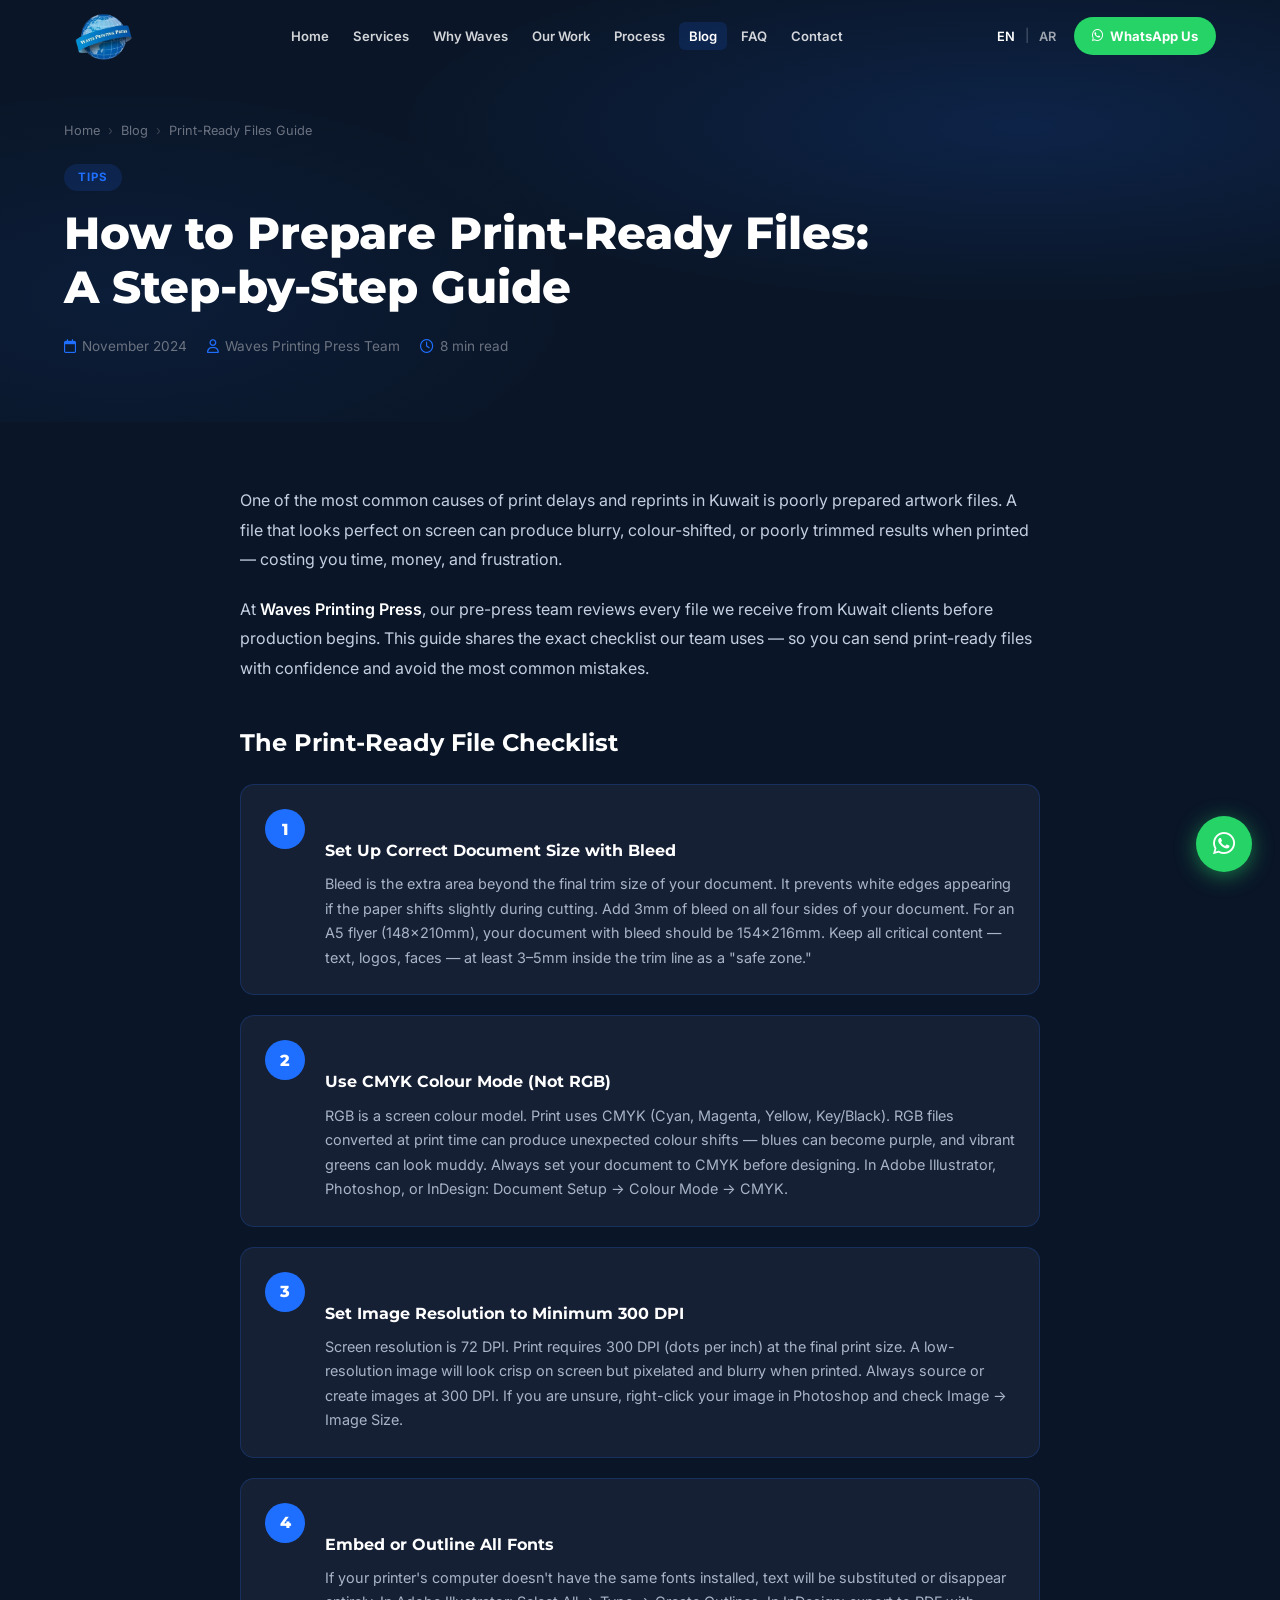
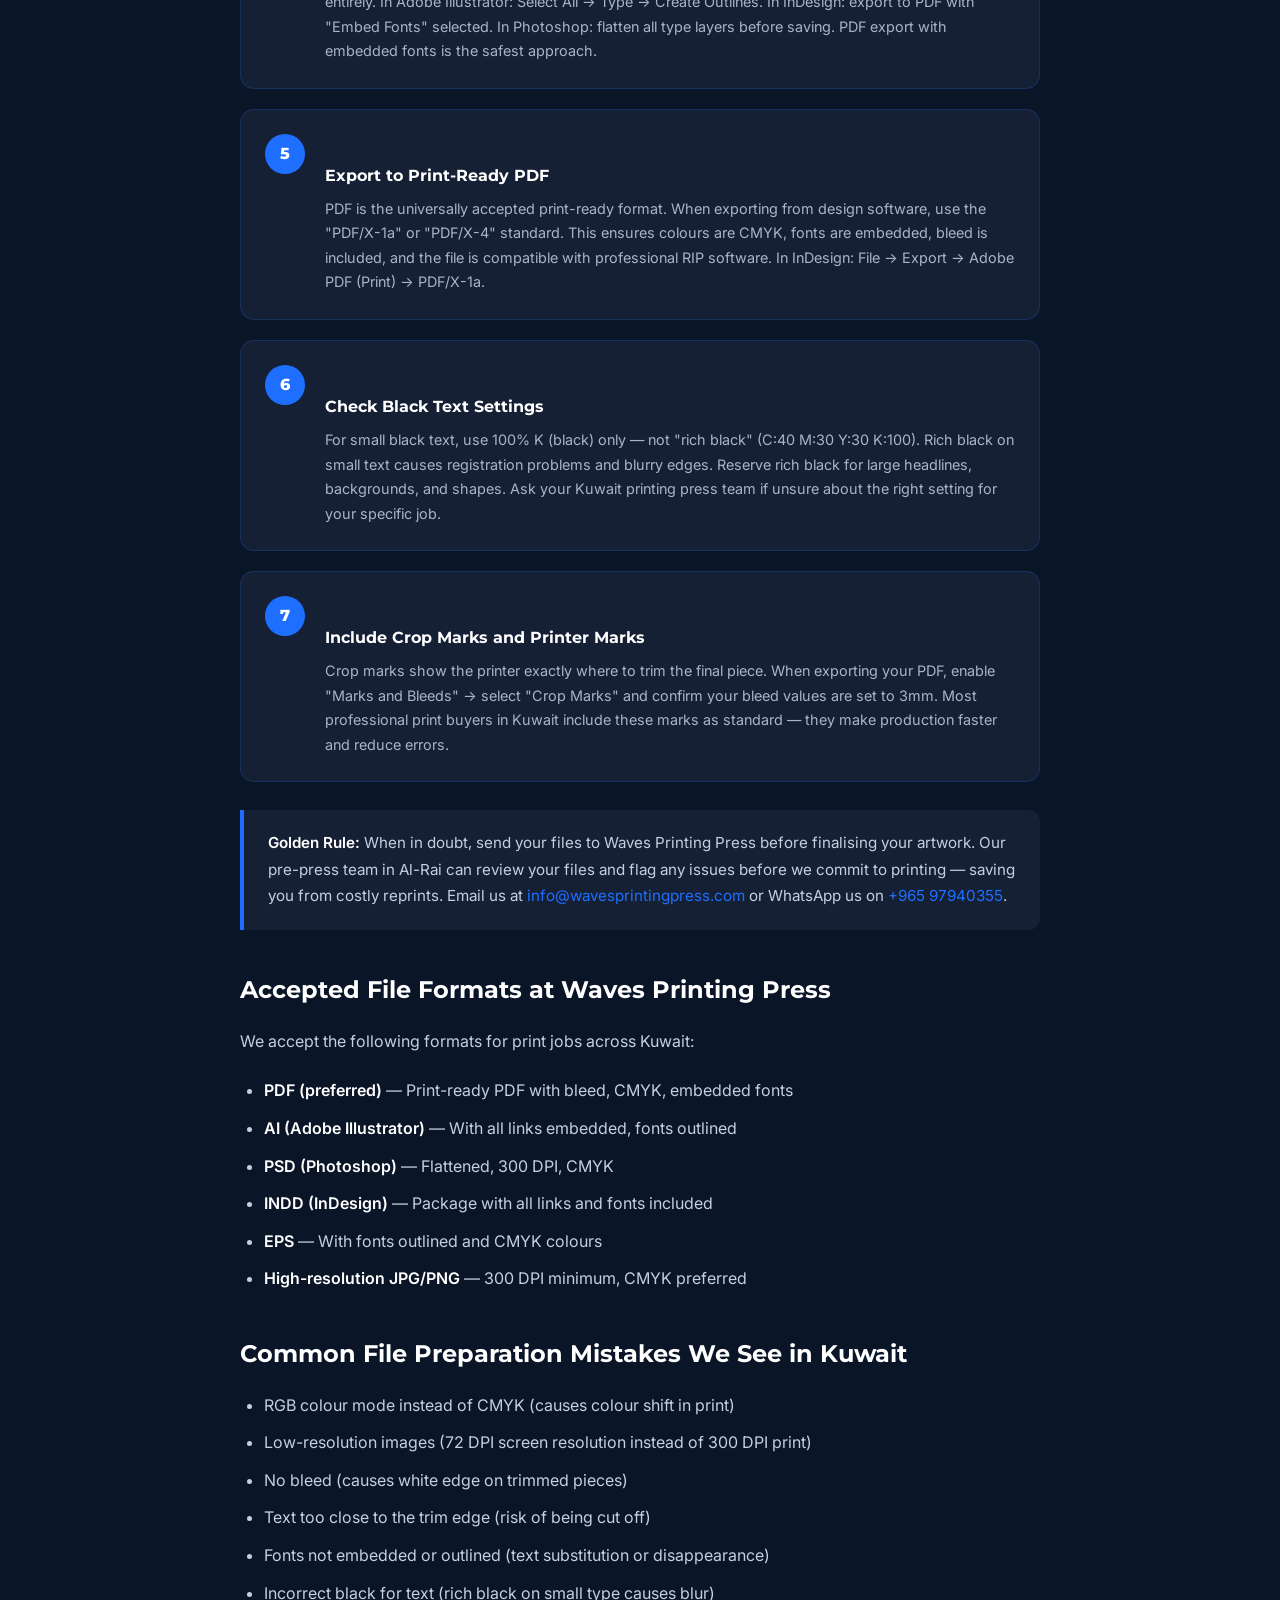
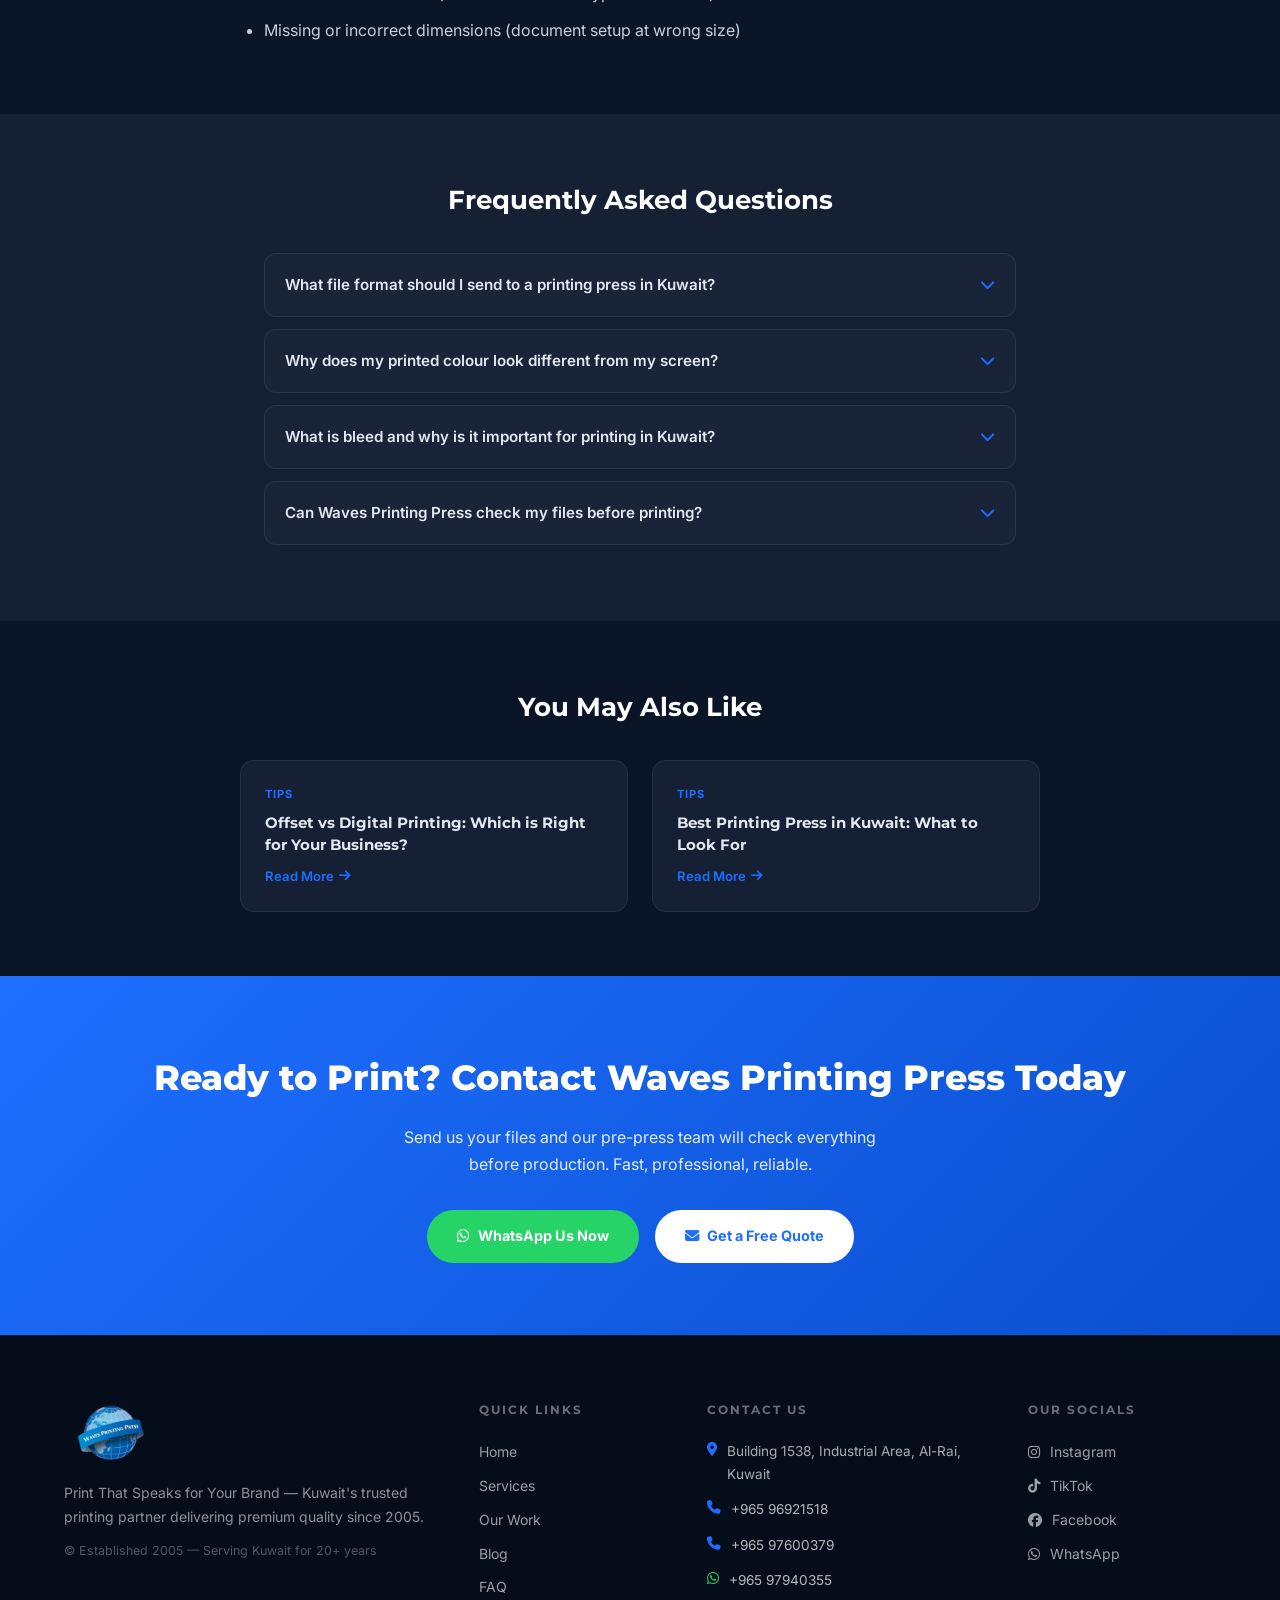
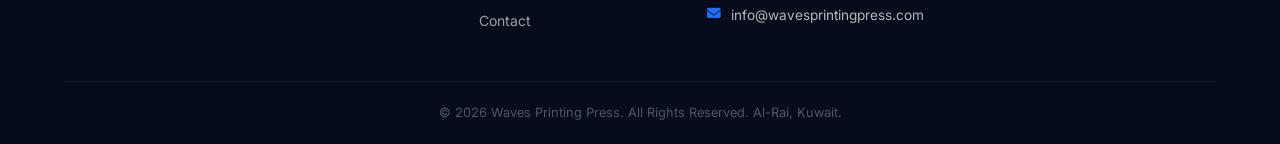
<file: blog-post-5.html>
<!DOCTYPE html>
<html lang="en" dir="ltr">
<head>
  <meta charset="UTF-8">
  <meta name="viewport" content="width=device-width, initial-scale=1.0">
  <title>How to Prepare Print-Ready Files: Step-by-Step Guide | Waves</title>
  <meta name="description" content="Step-by-step guide to preparing print-ready files for Kuwait printing. Bleed, resolution, colour mode, fonts — expert advice from Waves Printing Press, Al-Rai.">
  <meta name="robots" content="index, follow">
  <meta name="author" content="Waves Printing Press">
  <link rel="canonical" href="https://wavesprintingpress.com/blog-post-5.html">
  <meta property="og:type" content="article">
  <meta property="og:url" content="https://gaur61201.github.io/waves-printing-press/blog-post-5.html">
  <meta property="og:title" content="How to Prepare Print-Ready Files: A Step-by-Step Guide | Waves Printing Press Kuwait">
  <meta property="og:description" content="Expert guide to preparing print-ready files — bleed, resolution, colour mode, and fonts explained by Waves Printing Press Kuwait.">
  <meta property="og:image" content="https://gaur61201.github.io/waves-printing-press/images/waves_logo/waves_logo.png">
  <meta property="article:published_time" content="2024-11-10">
  <meta name="twitter:card" content="summary_large_image">
  <meta name="twitter:title" content="How to Prepare Print-Ready Files: A Step-by-Step Guide">
  <meta name="twitter:description" content="Prepare perfect print-ready files for Kuwait printing with this expert guide from Waves Printing Press.">
  <meta name="twitter:image" content="https://gaur61201.github.io/waves-printing-press/images/waves_logo/waves_logo.png">
  <link rel="preconnect" href="https://fonts.googleapis.com">
  <link rel="preconnect" href="https://fonts.gstatic.com" crossorigin>
  <link href="https://fonts.googleapis.com/css2?family=Cairo:wght@400;600;700;800&family=Inter:wght@400;500;600&family=Montserrat:wght@400;500;600;700;800&display=swap" rel="stylesheet">
  <link rel="stylesheet" href="https://cdnjs.cloudflare.com/ajax/libs/font-awesome/6.4.2/css/all.min.css">
  <!-- Favicon -->
  <link rel="icon" type="image/png" href="images/waves_logo/waves_logo.png">
  <link rel="apple-touch-icon" href="images/waves_logo/waves_logo.png">
  <script type="application/ld+json">
  {
    "@context": "https://schema.org",
    "@type": "Article",
    "headline": "How to Prepare Print-Ready Files: A Step-by-Step Guide",
    "datePublished": "2024-11-10",
    "dateModified": "2026-03-21",
    "author": { "@type": "Organization", "name": "Waves Printing Press", "url": "https://wavesprintingpress.com" },
    "publisher": { "@type": "Organization", "name": "Waves Printing Press", "logo": { "@type": "ImageObject", "url": "https://gaur61201.github.io/waves-printing-press/images/waves_logo/waves_logo.png" } },
    "description": "Step-by-step guide to preparing perfect print-ready files for commercial printing in Kuwait.",
    "image": "https://gaur61201.github.io/waves-printing-press/images/waves_logo/waves_logo.png",
    "mainEntityOfPage": { "@type": "WebPage", "@id": "https://wavesprintingpress.com/blog-post-5.html" }
  }
  </script>

  <!-- BreadcrumbList Schema -->
  <script type="application/ld+json">
  {
    "@context": "https://schema.org",
    "@type": "BreadcrumbList",
    "itemListElement": [
      {"@type": "ListItem", "position": 1, "name": "Home", "item": "https://gaur61201.github.io/waves-printing-press/"},
      {"@type": "ListItem", "position": 2, "name": "Blog", "item": "https://gaur61201.github.io/waves-printing-press/blog.html"},
      {"@type": "ListItem", "position": 3, "name": "How to Prepare Print-Ready Files: A Step-by-Step Guide"}
    ]
  }
  </script>

  <style>
    :root{--primary:#0A1628;--accent:#1E6FFF;--white:#FFFFFF;--light-bg:#F4F7FF;--text-dark:#1A1A2E;--text-muted:#6B7280;--border:rgba(255,255,255,0.08);--card-bg:#111827;--navy-light:#162035;--font-head:'Montserrat',sans-serif;--font-body:'Inter',sans-serif;--font-ar:'Cairo',sans-serif;}
    *,*::before,*::after{box-sizing:border-box;margin:0;padding:0;}html{scroll-behavior:smooth;}
    body{font-family:var(--font-body);background:var(--primary);color:#e2e8f0;line-height:1.7;overflow-x:hidden;}
    [dir="rtl"] body{font-family:var(--font-ar);}img{max-width:100%;height:auto;display:block;}a{color:var(--accent);text-decoration:none;}a:hover{text-decoration:underline;}
    .container{width:100%;max-width:1200px;margin:0 auto;padding:0 24px;}
    [lang="en"] .ar-text{display:none;}[lang="ar"] .en-text{display:none;}body[dir="ltr"] .ar-text{display:none!important;}body[dir="rtl"] .en-text{display:none!important;}[lang="ar"]{font-family:var(--font-ar);}
    #navbar{position:fixed;top:0;left:0;right:0;z-index:1000;padding:0 24px;transition:background 0.3s ease,box-shadow 0.3s ease;}
    #navbar.scrolled{background:rgba(10,22,40,0.97);box-shadow:0 2px 24px rgba(0,0,0,0.35);backdrop-filter:blur(12px);}
    .nav-inner{display:flex;align-items:center;justify-content:space-between;height:72px;gap:16px;}
    .nav-logo{display:flex;align-items:center;gap:10px;text-decoration:none;flex-shrink:0;}
    .nav-logo img{height:55px;width:auto;}.nav-logo-css{display:flex;align-items:center;gap:8px;}
    .logo-label{font-family:var(--font-head);font-weight:800;font-size:1rem;color:#fff;}
    .mini-globe{width:28px;height:28px;border-radius:50%;background:var(--accent);}
    .nav-links{display:flex;list-style:none;gap:4px;align-items:center;}
    .nav-links a{font-family:var(--font-body);font-size:0.82rem;font-weight:600;color:rgba(255,255,255,0.82);padding:6px 10px;border-radius:6px;transition:color 0.2s,background 0.2s;text-decoration:none;white-space:nowrap;}
    .nav-links a:hover,.nav-links a.nav-active{color:#fff;background:rgba(30,111,255,0.15);}
    .nav-right{display:flex;align-items:center;gap:12px;flex-shrink:0;}
    .lang-toggle{display:flex;align-items:center;gap:4px;}
    .lang-btn{background:transparent;border:none;color:rgba(255,255,255,0.6);font-family:var(--font-body);font-size:0.8rem;font-weight:600;cursor:pointer;padding:4px 6px;border-radius:4px;transition:color 0.2s;}
    .lang-btn.active{color:#fff;}.lang-sep{color:rgba(255,255,255,0.3);font-size:0.8rem;}
    .btn-wa-nav{display:inline-flex;align-items:center;gap:7px;padding:8px 18px;border-radius:50px;background:#25D366;color:#fff;font-family:var(--font-body);font-size:0.82rem;font-weight:700;text-decoration:none;transition:transform 0.2s,box-shadow 0.2s;white-space:nowrap;}
    .btn-wa-nav:hover{transform:translateY(-1px);box-shadow:0 4px 16px rgba(37,211,102,0.35);text-decoration:none;}
    .hamburger{display:none;flex-direction:column;gap:5px;background:transparent;border:none;cursor:pointer;padding:4px;}
    .hamburger span{display:block;width:24px;height:2px;background:#fff;border-radius:2px;transition:all 0.3s ease;}
    .hamburger.open span:nth-child(1){transform:translateY(7px) rotate(45deg);}
    .hamburger.open span:nth-child(2){opacity:0;}
    .hamburger.open span:nth-child(3){transform:translateY(-7px) rotate(-45deg);}
    .mobile-menu{display:none;flex-direction:column;gap:0;background:rgba(10,22,40,0.98);backdrop-filter:blur(16px);padding:16px 0 24px;border-top:1px solid rgba(255,255,255,0.06);}
    .mobile-menu.open{display:flex;}
    .mobile-menu a{padding:13px 28px;color:rgba(255,255,255,0.85);font-size:0.95rem;font-weight:600;border-bottom:1px solid rgba(255,255,255,0.04);transition:background 0.2s,color 0.2s;text-decoration:none;}
    .mobile-menu a:hover{background:rgba(30,111,255,0.1);color:#fff;}
    .mobile-lang-row{display:flex;gap:12px;padding:16px 28px 8px;}.mobile-lang-row .lang-btn{font-size:0.9rem;padding:8px 16px;border:1px solid rgba(255,255,255,0.2);border-radius:6px;}
    .mobile-wa{margin:12px 28px 0;padding:12px 20px !important;background:#25D366 !important;border-radius:10px;color:#fff !important;display:flex !important;align-items:center;gap:8px;justify-content:center;border-bottom:none !important;}
    @media(max-width:1024px){.nav-links{display:none;}}@media(max-width:768px){.btn-wa-nav .en-text,.btn-wa-nav .ar-text{display:none;}.hamburger{display:flex;}}
    .post-hero{background:var(--primary);padding:120px 0 64px;position:relative;overflow:hidden;}
    .post-hero::before{content:'';position:absolute;inset:0;background:radial-gradient(ellipse 70% 60% at 80% 30%,rgba(30,111,255,0.15) 0%,transparent 70%),radial-gradient(ellipse 50% 70% at 10% 70%,rgba(30,111,255,0.08) 0%,transparent 70%);}
    .post-hero .container{position:relative;z-index:1;}
    .post-breadcrumb{display:flex;align-items:center;gap:8px;font-size:0.8rem;color:var(--text-muted);margin-bottom:20px;flex-wrap:wrap;}
    .post-breadcrumb a{color:var(--text-muted);transition:color 0.2s;}.post-breadcrumb a:hover{color:var(--accent);text-decoration:none;}.post-breadcrumb .sep{color:rgba(255,255,255,0.2);}
    .post-cat-badge{display:inline-block;padding:4px 14px;background:rgba(30,111,255,0.15);color:var(--accent);border-radius:50px;font-size:0.72rem;font-weight:700;letter-spacing:1px;text-transform:uppercase;margin-bottom:16px;}
    .post-hero h1{font-family:var(--font-head);font-size:clamp(1.8rem,4vw,2.8rem);font-weight:800;color:#fff;line-height:1.2;margin-bottom:20px;max-width:820px;}
    .post-meta-row{display:flex;align-items:center;gap:20px;flex-wrap:wrap;color:var(--text-muted);font-size:0.85rem;}
    .post-meta-row span{display:flex;align-items:center;gap:6px;}.post-meta-row i{color:var(--accent);}
    .post-body-section{padding:64px 0 48px;}.post-layout{max-width:800px;margin:0 auto;}
    .post-layout h2{font-family:var(--font-head);font-size:1.5rem;font-weight:700;color:#fff;margin:40px 0 16px;}
    .post-layout h3{font-family:var(--font-head);font-size:1.15rem;font-weight:700;color:#e2e8f0;margin:28px 0 12px;}
    .post-layout p{color:#c5cfe0;line-height:1.85;margin-bottom:20px;font-size:1rem;}
    .post-layout ul,.post-layout ol{margin:0 0 20px 24px;color:#c5cfe0;line-height:1.85;}
    [dir="rtl"] .post-layout ul,[dir="rtl"] .post-layout ol{margin:0 24px 20px 0;}.post-layout li{margin-bottom:8px;}.post-layout strong{color:#fff;font-weight:600;}
    .post-highlight{background:var(--navy-light);border-left:4px solid var(--accent);border-radius:0 12px 12px 0;padding:20px 24px;margin:28px 0;color:#c5cfe0;font-size:0.95rem;line-height:1.75;}
    [dir="rtl"] .post-highlight{border-left:none;border-right:4px solid var(--accent);border-radius:12px 0 0 12px;}
    .step-box{background:var(--navy-light);border:1px solid rgba(30,111,255,0.2);border-radius:14px;padding:24px;margin:20px 0;display:flex;gap:20px;align-items:flex-start;}
    .step-number{width:40px;height:40px;border-radius:50%;background:var(--accent);color:#fff;display:flex;align-items:center;justify-content:center;font-family:var(--font-head);font-weight:800;font-size:1rem;flex-shrink:0;}
    .step-content h3{font-family:var(--font-head);font-size:1rem;font-weight:700;color:#fff;margin-bottom:8px;}
    .step-content p{color:#a8b4c8;font-size:0.9rem;line-height:1.7;margin:0;}
    .post-faq{background:var(--navy-light);padding:64px 0;}.post-faq .container{max-width:800px;margin:0 auto;}
    .post-faq h2{font-family:var(--font-head);font-size:1.6rem;font-weight:700;color:#fff;margin-bottom:32px;text-align:center;}
    .faq-item{border:1px solid rgba(255,255,255,0.08);border-radius:12px;margin-bottom:12px;overflow:hidden;background:rgba(255,255,255,0.02);}
    .faq-item summary{display:flex;justify-content:space-between;align-items:center;padding:18px 20px;cursor:pointer;font-weight:600;color:#e2e8f0;font-size:0.95rem;list-style:none;gap:12px;}
    .faq-item summary::-webkit-details-marker{display:none;}.faq-item summary:hover{color:#fff;background:rgba(30,111,255,0.05);}
    .faq-arrow{color:var(--accent);flex-shrink:0;transition:transform 0.3s ease;}.faq-item[open] .faq-arrow{transform:rotate(180deg);}
    .faq-body{padding:0 20px 18px;color:#a8b4c8;font-size:0.9rem;line-height:1.75;}
    .post-related{padding:64px 0;}.post-related h2{font-family:var(--font-head);font-size:1.6rem;font-weight:700;color:#fff;margin-bottom:32px;text-align:center;}
    .related-grid{display:grid;grid-template-columns:repeat(2,1fr);gap:24px;max-width:800px;margin:0 auto;}
    @media(max-width:560px){.related-grid{grid-template-columns:1fr;}}
    .related-card{background:var(--navy-light);border:1px solid rgba(255,255,255,0.07);border-radius:14px;padding:24px;transition:border-color 0.3s,transform 0.3s;text-decoration:none;display:block;}
    .related-card:hover{border-color:var(--accent);transform:translateY(-4px);text-decoration:none;}
    .related-cat{font-size:0.7rem;font-weight:700;letter-spacing:1px;text-transform:uppercase;color:var(--accent);margin-bottom:8px;display:block;}
    .related-card h3{font-family:var(--font-head);font-size:0.95rem;font-weight:700;color:#e2e8f0;line-height:1.4;margin-bottom:8px;}
    .related-card .read-link{font-size:0.82rem;font-weight:600;color:var(--accent);display:flex;align-items:center;gap:5px;margin-top:10px;}
    .post-cta{background:linear-gradient(135deg,var(--accent) 0%,#0a4fcf 100%);padding:72px 0;text-align:center;}
    .post-cta h2{font-family:var(--font-head);font-size:clamp(1.5rem,4vw,2.2rem);font-weight:800;color:#fff;margin-bottom:16px;}
    .post-cta p{color:rgba(255,255,255,0.88);font-size:1rem;max-width:500px;margin:0 auto 32px;line-height:1.7;}
    .cta-btn-row{display:flex;justify-content:center;gap:16px;flex-wrap:wrap;}
    .btn-cta-white{display:inline-flex;align-items:center;gap:8px;padding:14px 30px;border-radius:50px;background:#fff;color:var(--accent);font-family:var(--font-body);font-size:0.9rem;font-weight:700;text-decoration:none;transition:transform 0.25s,box-shadow 0.25s;}
    .btn-cta-white:hover{transform:translateY(-2px);box-shadow:0 8px 24px rgba(0,0,0,0.2);text-decoration:none;}
    .btn-cta-wa{display:inline-flex;align-items:center;gap:8px;padding:14px 30px;border-radius:50px;background:#25D366;color:#fff;font-family:var(--font-body);font-size:0.9rem;font-weight:700;text-decoration:none;transition:transform 0.25s,box-shadow 0.25s;}
    .btn-cta-wa:hover{transform:translateY(-2px);box-shadow:0 8px 24px rgba(37,211,102,0.4);text-decoration:none;}
    #footer{background:#060d1a;padding:64px 0 0;border-top:1px solid rgba(255,255,255,0.06);}
    .footer-grid{display:grid;grid-template-columns:2fr 1fr 1.5fr 1fr;gap:40px;padding-bottom:48px;}
    @media(max-width:900px){.footer-grid{grid-template-columns:1fr 1fr;}}@media(max-width:560px){.footer-grid{grid-template-columns:1fr;}}
    .footer-col h4{font-family:var(--font-head);font-size:0.75rem;font-weight:700;letter-spacing:2px;text-transform:uppercase;color:rgba(255,255,255,0.4);margin-bottom:20px;}
    .foot-logo{margin-bottom:16px;}.foot-logo img{height:65px;width:auto;}
    .foot-tagline{font-size:0.875rem;color:rgba(255,255,255,0.55);line-height:1.7;margin-bottom:12px;}.foot-since{font-size:0.78rem;color:rgba(255,255,255,0.3);}
    .foot-links{display:flex;flex-direction:column;gap:10px;}.foot-links a{font-size:0.875rem;color:rgba(255,255,255,0.6);text-decoration:none;transition:color 0.2s;}.foot-links a:hover{color:var(--accent);}
    .foot-contacts{display:flex;flex-direction:column;gap:12px;}
    .foot-ci{display:flex;align-items:flex-start;gap:10px;font-size:0.85rem;}.foot-ci i{color:var(--accent);margin-top:3px;flex-shrink:0;}.foot-ci .wai{color:#25D366;}
    .foot-ci a{color:rgba(255,255,255,0.7);text-decoration:none;transition:color 0.2s;}.foot-ci a:hover{color:var(--accent);}.foot-ci span{color:rgba(255,255,255,0.65);}
    .footer-socials-list{display:flex;flex-direction:column;gap:10px;}
    .footer-social-link{display:flex;align-items:center;gap:10px;font-size:0.875rem;color:rgba(255,255,255,0.6);text-decoration:none;transition:color 0.2s;}.footer-social-link:hover{color:var(--accent);}
    .footer-bottom{border-top:1px solid rgba(255,255,255,0.06);padding:20px 0;text-align:center;}.foot-copy{font-size:0.8rem;color:rgba(255,255,255,0.3);}
    .whatsapp-float{position:fixed;bottom:28px;right:28px;z-index:999;width:56px;height:56px;border-radius:50%;background:#25D366;color:#fff;display:flex;align-items:center;justify-content:center;font-size:1.6rem;box-shadow:0 4px 20px rgba(37,211,102,0.5);text-decoration:none;transition:transform 0.3s,box-shadow 0.3s;}
    .whatsapp-float:hover{transform:scale(1.1);box-shadow:0 6px 28px rgba(37,211,102,0.65);text-decoration:none;}[dir="rtl"] .whatsapp-float{right:auto;left:28px;}
  </style>

  <script type="application/ld+json">
  {
    "@context": "https://schema.org",
    "@type": "FAQPage",
    "mainEntity": [
      {
        "@type": "Question",
        "name": "What file format should I send to a printing press in Kuwait?",
        "acceptedAnswer": {
          "@type": "Answer",
          "text": "PDF is the preferred format for all print jobs at Waves Printing Press. Export your PDF with CMYK colours, embedded fonts, 3mm bleed included, and crop marks enabled. If you use Adobe Illustrator, InDesign, or Photoshop, we can also accept native files. Contact us if unsure."
        }
      },
      {
        "@type": "Question",
        "name": "Why does my printed colour look different from my screen?",
        "acceptedAnswer": {
          "@type": "Answer",
          "text": "Screens display colours in RGB (light-based), while printing uses CMYK (pigment-based). The gamut (range) of reproducible colours differs between the two. Always design in CMYK and request a printed colour proof before approving a large run. Waves Printing Press can provide proofs for colour-sensitive jobs."
        }
      },
      {
        "@type": "Question",
        "name": "What is bleed and why is it important for printing in Kuwait?",
        "acceptedAnswer": {
          "@type": "Answer",
          "text": "Bleed is an extra 3mm of image or colour extending beyond the final trim line of your document. Paper can shift slightly during cutting, and without bleed, this would leave a white edge on your printed piece. Always add 3mm bleed to any document that has colour, images, or design elements reaching the edge."
        }
      },
      {
        "@type": "Question",
        "name": "Can Waves Printing Press check my files before printing?",
        "acceptedAnswer": {
          "@type": "Answer",
          "text": "Yes. Our pre-press team reviews every file before it goes to press. If we identify issues with resolution, colour mode, bleed, or font embedding, we will contact you before printing. We can also provide file preflight reports and basic file corrections for common issues. Contact us at info@wavesprintingpress.com or WhatsApp +965 97940355."
        }
      }
    ]
  }
  </script>
</head>
<body dir="ltr">
<nav id="navbar" role="navigation" aria-label="Main navigation">
  <div class="container nav-inner">
    <a href="index.html" class="nav-logo"><img src="images/waves_logo/waves_logo.png" alt="Waves Printing Press Logo" height="55" onerror="this.style.display='none'; this.nextElementSibling.style.display='flex';"><div class="nav-logo-css" style="display:none;"><div class="mini-globe"></div><span class="logo-label">Waves Printing Press</span></div></a>
    <ul class="nav-links" role="list">
      <li><a href="index.html#hero" class="en-text">Home</a><a href="index.html#hero" class="ar-text">الرئيسية</a></li>
      <li><a href="index.html#services" class="en-text">Services</a><a href="index.html#services" class="ar-text">خدماتنا</a></li>
      <li><a href="index.html#why-waves" class="en-text">Why Waves</a><a href="index.html#why-waves" class="ar-text">لماذا أمواج</a></li>
      <li><a href="index.html#our-work" class="en-text">Our Work</a><a href="index.html#our-work" class="ar-text">أعمالنا</a></li>
      <li><a href="index.html#process" class="en-text">Process</a><a href="index.html#process" class="ar-text">كيف نعمل</a></li>
      <li><a href="blog.html" class="en-text nav-active">Blog</a><a href="blog.html" class="ar-text nav-active">المدونة</a></li>
      <li><a href="index.html#faq" class="en-text">FAQ</a><a href="index.html#faq" class="ar-text">الأسئلة</a></li>
      <li><a href="index.html#contact" class="en-text">Contact</a><a href="index.html#contact" class="ar-text">تواصل</a></li>
    </ul>
    <div class="nav-right">
      <div class="lang-toggle"><button class="lang-btn active" id="btn-en" onclick="setLang('en')" aria-pressed="true">EN</button><span class="lang-sep">|</span><button class="lang-btn" id="btn-ar" onclick="setLang('ar')" aria-pressed="false">AR</button></div>
      <a href="https://wa.me/96597940355" class="btn-wa-nav" target="_blank" rel="noopener"><i class="fa-brands fa-whatsapp"></i><span class="en-text">WhatsApp Us</span><span class="ar-text">واتساب</span></a>
      <button class="hamburger" id="hamburger" aria-label="Toggle menu" aria-expanded="false"><span></span><span></span><span></span></button>
    </div>
  </div>
  <div class="mobile-menu" id="mobile-menu">
    <a href="index.html#hero"><span class="en-text">Home</span><span class="ar-text">الرئيسية</span></a>
    <a href="index.html#services"><span class="en-text">Services</span><span class="ar-text">خدماتنا</span></a>
    <a href="index.html#why-waves"><span class="en-text">Why Waves</span><span class="ar-text">لماذا أمواج</span></a>
    <a href="index.html#our-work"><span class="en-text">Our Work</span><span class="ar-text">أعمالنا</span></a>
    <a href="index.html#process"><span class="en-text">Process</span><span class="ar-text">كيف نعمل</span></a>
    <a href="blog.html"><span class="en-text">Blog</span><span class="ar-text">المدونة</span></a>
    <a href="index.html#faq"><span class="en-text">FAQ</span><span class="ar-text">الأسئلة الشائعة</span></a>
    <a href="index.html#contact"><span class="en-text">Contact</span><span class="ar-text">تواصل معنا</span></a>
    <div class="mobile-lang-row"><button class="lang-btn" onclick="setLang('en');">EN</button><button class="lang-btn" onclick="setLang('ar');">AR / عربي</button></div>
    <a href="https://wa.me/96597940355" class="mobile-wa" target="_blank" rel="noopener"><i class="fa-brands fa-whatsapp"></i><span class="en-text">WhatsApp Us</span><span class="ar-text">تواصل عبر واتساب</span></a>
  </div>
</nav>

<section class="post-hero" aria-labelledby="post-title">
  <div class="container">
    <nav class="post-breadcrumb" aria-label="Breadcrumb">
      <a href="index.html"><span class="en-text">Home</span><span class="ar-text">الرئيسية</span></a><span class="sep">›</span><a href="blog.html"><span class="en-text">Blog</span><span class="ar-text">المدونة</span></a><span class="sep">›</span><span><span class="en-text">Print-Ready Files Guide</span><span class="ar-text">دليل الملفات الجاهزة للطباعة</span></span>
    </nav>
    <span class="post-cat-badge"><span class="en-text">Tips</span><span class="ar-text">نصائح</span></span>
    <h1 id="post-title"><span class="en-text">How to Prepare Print-Ready Files: A Step-by-Step Guide</span><span class="ar-text">كيف تجهز ملفات جاهزة للطباعة: دليل خطوة بخطوة</span></h1>
    <div class="post-meta-row">
      <span><i class="fa-regular fa-calendar"></i> November 2024</span>
      <span><i class="fa-regular fa-user"></i> <span class="en-text">Waves Printing Press Team</span><span class="ar-text">فريق أمواج للطباعة</span></span>
      <span><i class="fa-regular fa-clock"></i> <span class="en-text">8 min read</span><span class="ar-text">8 دقائق قراءة</span></span>
    </div>
  </div>
</section>

<section class="post-body-section">
  <div class="container">
    <div class="post-layout">

      <p><span class="en-text">One of the most common causes of print delays and reprints in Kuwait is poorly prepared artwork files. A file that looks perfect on screen can produce blurry, colour-shifted, or poorly trimmed results when printed — costing you time, money, and frustration.</span><span class="ar-text">من أبرز أسباب تأخير الطباعة وإعادة الطباعة في الكويت هو ملفات الأعمال الفنية المُعدّة بشكل غير صحيح. الملف الذي يبدو مثالياً على الشاشة قد يُنتج نتائج ضبابية أو متحولة الألوان أو مقصوصة بشكل سيئ عند الطباعة — مما يكلفك الوقت والمال والإحباط.</span></p>

      <p><span class="en-text">At <strong>Waves Printing Press</strong>, our pre-press team reviews every file we receive from Kuwait clients before production begins. This guide shares the exact checklist our team uses — so you can send print-ready files with confidence and avoid the most common mistakes.</span><span class="ar-text">في <strong>أمواج للطباعة</strong>، يراجع فريق ما قبل الطباعة لدينا كل ملف نستلمه من عملائنا في الكويت قبل بدء الإنتاج. هذا الدليل يشارك قائمة التحقق الدقيقة التي يستخدمها فريقنا — حتى تتمكن من إرسال ملفات جاهزة للطباعة بثقة وتتجنب الأخطاء الأكثر شيوعاً.</span></p>

      <h2><span class="en-text">The Print-Ready File Checklist</span><span class="ar-text">قائمة تحقق الملفات الجاهزة للطباعة</span></h2>

      <div class="step-box">
        <div class="step-number">1</div>
        <div class="step-content">
          <h3><span class="en-text">Set Up Correct Document Size with Bleed</span><span class="ar-text">اضبط حجم المستند الصحيح مع الزيادة (Bleed)</span></h3>
          <p><span class="en-text">Bleed is the extra area beyond the final trim size of your document. It prevents white edges appearing if the paper shifts slightly during cutting. Add 3mm of bleed on all four sides of your document. For an A5 flyer (148×210mm), your document with bleed should be 154×216mm. Keep all critical content — text, logos, faces — at least 3–5mm inside the trim line as a "safe zone."</span><span class="ar-text">الـ Bleed هو المساحة الإضافية خارج حجم القص النهائي للمستند. يمنع ظهور حواف بيضاء إذا انزاح الورق قليلاً أثناء القص. أضف 3mm على الجوانب الأربعة لمستندك. لمنشور A5 (148×210mm)، يجب أن يكون مستندك مع الـ Bleed بمقاس 154×216mm. احتفظ بكل المحتوى المهم — النصوص والشعارات والوجوه — على بُعد 3–5mm على الأقل من خط القص كـ"منطقة آمنة".</span></p>
        </div>
      </div>

      <div class="step-box">
        <div class="step-number">2</div>
        <div class="step-content">
          <h3><span class="en-text">Use CMYK Colour Mode (Not RGB)</span><span class="ar-text">استخدم نمط ألوان CMYK (وليس RGB)</span></h3>
          <p><span class="en-text">RGB is a screen colour model. Print uses CMYK (Cyan, Magenta, Yellow, Key/Black). RGB files converted at print time can produce unexpected colour shifts — blues can become purple, and vibrant greens can look muddy. Always set your document to CMYK before designing. In Adobe Illustrator, Photoshop, or InDesign: Document Setup → Colour Mode → CMYK.</span><span class="ar-text">RGB هو نموذج ألوان الشاشات. الطباعة تستخدم CMYK (سماوي، أرجواني، أصفر، أسود). الملفات التي تحوّل من RGB عند الطباعة قد تُنتج تحولات لونية غير متوقعة — الأزرق قد يصبح بنفسجياً، والأخضر الزاهي قد يبدو كالطين. اضبط دائماً مستندك على CMYK قبل التصميم. في Adobe Illustrator أو Photoshop أو InDesign: إعداد المستند ← وضع الألوان ← CMYK.</span></p>
        </div>
      </div>

      <div class="step-box">
        <div class="step-number">3</div>
        <div class="step-content">
          <h3><span class="en-text">Set Image Resolution to Minimum 300 DPI</span><span class="ar-text">اضبط دقة الصورة على 300 DPI كحد أدنى</span></h3>
          <p><span class="en-text">Screen resolution is 72 DPI. Print requires 300 DPI (dots per inch) at the final print size. A low-resolution image will look crisp on screen but pixelated and blurry when printed. Always source or create images at 300 DPI. If you are unsure, right-click your image in Photoshop and check Image → Image Size.</span><span class="ar-text">دقة الشاشة هي 72 DPI. الطباعة تتطلب 300 DPI (نقطة لكل بوصة) بالحجم النهائي للطباعة. الصورة منخفضة الدقة ستبدو واضحة على الشاشة لكنها ستبدو مُكسّرة وضبابية عند طباعتها. احرص دائماً على الحصول على صور بدقة 300 DPI. إذا لم تكن متأكداً، انقر بزر الماوس الأيمن على صورتك في Photoshop وتحقق من Image → Image Size.</span></p>
        </div>
      </div>

      <div class="step-box">
        <div class="step-number">4</div>
        <div class="step-content">
          <h3><span class="en-text">Embed or Outline All Fonts</span><span class="ar-text">ادمج الخطوط أو حوّلها إلى مسارات</span></h3>
          <p><span class="en-text">If your printer's computer doesn't have the same fonts installed, text will be substituted or disappear entirely. In Adobe Illustrator: Select All → Type → Create Outlines. In InDesign: export to PDF with "Embed Fonts" selected. In Photoshop: flatten all type layers before saving. PDF export with embedded fonts is the safest approach.</span><span class="ar-text">إذا لم تكن الخطوط نفسها مثبّتة على حاسوب المطبعة، سيُستبدل النص أو يختفي كلياً. في Adobe Illustrator: حدد الكل ← Type ← Create Outlines. في InDesign: صدّر PDF مع تحديد "Embed Fonts". في Photoshop: اجمع كل طبقات النص قبل الحفظ. تصدير PDF مع تضمين الخطوط هو الأسلوب الأكثر أماناً.</span></p>
        </div>
      </div>

      <div class="step-box">
        <div class="step-number">5</div>
        <div class="step-content">
          <h3><span class="en-text">Export to Print-Ready PDF</span><span class="ar-text">صدّر الملف كـ PDF جاهز للطباعة</span></h3>
          <p><span class="en-text">PDF is the universally accepted print-ready format. When exporting from design software, use the "PDF/X-1a" or "PDF/X-4" standard. This ensures colours are CMYK, fonts are embedded, bleed is included, and the file is compatible with professional RIP software. In InDesign: File → Export → Adobe PDF (Print) → PDF/X-1a.</span><span class="ar-text">PDF هو الصيغة المقبولة عالمياً للملفات الجاهزة للطباعة. عند التصدير من برامج التصميم، استخدم معيار "PDF/X-1a" أو "PDF/X-4". هذا يضمن أن الألوان CMYK والخطوط مدمجة والـ Bleed مضمّن وأن الملف متوافق مع برامج RIP الاحترافية. في InDesign: ملف ← تصدير ← Adobe PDF (Print) ← PDF/X-1a.</span></p>
        </div>
      </div>

      <div class="step-box">
        <div class="step-number">6</div>
        <div class="step-content">
          <h3><span class="en-text">Check Black Text Settings</span><span class="ar-text">تحقق من إعدادات النص الأسود</span></h3>
          <p><span class="en-text">For small black text, use 100% K (black) only — not "rich black" (C:40 M:30 Y:30 K:100). Rich black on small text causes registration problems and blurry edges. Reserve rich black for large headlines, backgrounds, and shapes. Ask your Kuwait printing press team if unsure about the right setting for your specific job.</span><span class="ar-text">للنصوص الصغيرة باللون الأسود، استخدم 100% K (أسود) فقط — وليس "الأسود الغني" (C:40 M:30 Y:30 K:100). الأسود الغني على النصوص الصغيرة يسبب مشاكل في التسجيل وحواف ضبابية. احتفظ بالأسود الغني للعناوين الكبيرة والخلفيات والأشكال. استشر فريق المطبعة في الكويت إذا لم تكن متأكداً من الإعداد الصحيح لعملك.</span></p>
        </div>
      </div>

      <div class="step-box">
        <div class="step-number">7</div>
        <div class="step-content">
          <h3><span class="en-text">Include Crop Marks and Printer Marks</span><span class="ar-text">أضف علامات القص وعلامات الطابعة</span></h3>
          <p><span class="en-text">Crop marks show the printer exactly where to trim the final piece. When exporting your PDF, enable "Marks and Bleeds" → select "Crop Marks" and confirm your bleed values are set to 3mm. Most professional print buyers in Kuwait include these marks as standard — they make production faster and reduce errors.</span><span class="ar-text">علامات القص تُرشد المطبعة بدقة إلى أين تقص القطعة النهائية. عند تصدير PDF، فعّل "Marks and Bleeds" ← اختر "Crop Marks" وتأكد أن قيم الـ Bleed مضبوطة على 3mm. معظم المتخصصين في شراء الطباعة في الكويت يضمّنون هذه العلامات كإجراء معياري — فهي تجعل الإنتاج أسرع وتقلل الأخطاء.</span></p>
        </div>
      </div>

      <div class="post-highlight">
        <span class="en-text"><strong>Golden Rule:</strong> When in doubt, send your files to Waves Printing Press before finalising your artwork. Our pre-press team in Al-Rai can review your files and flag any issues before we commit to printing — saving you from costly reprints. Email us at <a href="mailto:info@wavesprintingpress.com">info@wavesprintingpress.com</a> or WhatsApp us on <a href="https://wa.me/96597940355">+965 97940355</a>.</span><span class="ar-text"><strong>القاعدة الذهبية:</strong> عند الشك، أرسل ملفاتك إلى أمواج للطباعة قبل الانتهاء من تصميمك. فريق ما قبل الطباعة لدينا في الري يستطيع مراجعة ملفاتك والإشارة إلى أي مشكلات قبل أن نبدأ الطباعة — مما يوفر عليك تكاليف إعادة الطباعة. راسلنا على <a href="mailto:info@wavesprintingpress.com">info@wavesprintingpress.com</a> أو تواصل عبر واتساب على <a href="https://wa.me/96597940355">+965 97940355</a>.</span>
      </div>

      <h2><span class="en-text">Accepted File Formats at Waves Printing Press</span><span class="ar-text">صيغ الملفات المقبولة في أمواج للطباعة</span></h2>
      <p><span class="en-text">We accept the following formats for print jobs across Kuwait:</span><span class="ar-text">نقبل الصيغ التالية لأعمال الطباعة في الكويت:</span></p>
      <ul>
        <li><span class="en-text"><strong>PDF (preferred)</strong> — Print-ready PDF with bleed, CMYK, embedded fonts</span><span class="ar-text"><strong>PDF (مفضّل)</strong> — PDF جاهز للطباعة مع Bleed وألوان CMYK وخطوط مدمجة</span></li>
        <li><span class="en-text"><strong>AI (Adobe Illustrator)</strong> — With all links embedded, fonts outlined</span><span class="ar-text"><strong>AI (Adobe Illustrator)</strong> — مع تضمين جميع الروابط وتحويل الخطوط لمسارات</span></li>
        <li><span class="en-text"><strong>PSD (Photoshop)</strong> — Flattened, 300 DPI, CMYK</span><span class="ar-text"><strong>PSD (Photoshop)</strong> — مجمّع، 300 DPI، CMYK</span></li>
        <li><span class="en-text"><strong>INDD (InDesign)</strong> — Package with all links and fonts included</span><span class="ar-text"><strong>INDD (InDesign)</strong> — حزمة مع جميع الروابط والخطوط</span></li>
        <li><span class="en-text"><strong>EPS</strong> — With fonts outlined and CMYK colours</span><span class="ar-text"><strong>EPS</strong> — مع تحويل الخطوط لمسارات وألوان CMYK</span></li>
        <li><span class="en-text"><strong>High-resolution JPG/PNG</strong> — 300 DPI minimum, CMYK preferred</span><span class="ar-text"><strong>JPG/PNG عالي الدقة</strong> — 300 DPI كحد أدنى، CMYK مفضّل</span></li>
      </ul>

      <h2><span class="en-text">Common File Preparation Mistakes We See in Kuwait</span><span class="ar-text">أشيع أخطاء تحضير الملفات التي نراها في الكويت</span></h2>
      <ul>
        <li><span class="en-text">RGB colour mode instead of CMYK (causes colour shift in print)</span><span class="ar-text">نمط ألوان RGB بدلاً من CMYK (يسبب انحراف الألوان في الطباعة)</span></li>
        <li><span class="en-text">Low-resolution images (72 DPI screen resolution instead of 300 DPI print)</span><span class="ar-text">صور منخفضة الدقة (72 DPI دقة الشاشة بدلاً من 300 DPI للطباعة)</span></li>
        <li><span class="en-text">No bleed (causes white edge on trimmed pieces)</span><span class="ar-text">عدم وجود Bleed (يسبب حواف بيضاء على القطع المقصوصة)</span></li>
        <li><span class="en-text">Text too close to the trim edge (risk of being cut off)</span><span class="ar-text">نص قريب جداً من حافة القص (خطر القص)</span></li>
        <li><span class="en-text">Fonts not embedded or outlined (text substitution or disappearance)</span><span class="ar-text">خطوط غير مدمجة أو محوّلة لمسارات (استبدال النص أو اختفاؤه)</span></li>
        <li><span class="en-text">Incorrect black for text (rich black on small type causes blur)</span><span class="ar-text">لون أسود غير صحيح للنص (الأسود الغني على الحروف الصغيرة يسبب الضبابية)</span></li>
        <li><span class="en-text">Missing or incorrect dimensions (document setup at wrong size)</span><span class="ar-text">أبعاد مفقودة أو خاطئة (ضبط المستند بمقاس خاطئ)</span></li>
      </ul>

    </div>
  </div>
</section>

<section class="post-faq" aria-labelledby="faq-title">
  <div class="container">
    <h2 id="faq-title"><span class="en-text">Frequently Asked Questions</span><span class="ar-text">الأسئلة الشائعة</span></h2>
    <details class="faq-item">
      <summary><span><span class="en-text">What file format should I send to a printing press in Kuwait?</span><span class="ar-text">ما صيغة الملف التي أرسلها إلى المطبعة في الكويت؟</span></span><span class="faq-arrow"><i class="fa-solid fa-chevron-down" aria-hidden="true"></i></span></summary>
      <div class="faq-body"><span class="en-text">PDF is the preferred format for all print jobs at Waves Printing Press. Export your PDF with CMYK colours, embedded fonts, 3mm bleed included, and crop marks enabled. If you use Adobe Illustrator, InDesign, or Photoshop, we can also accept native files. Contact us if unsure.</span><span class="ar-text">PDF هو الصيغة المفضلة لجميع أعمال الطباعة في أمواج للطباعة. صدّر PDF بألوان CMYK وخطوط مدمجة وBleed بمقدار 3mm وعلامات قص مفعّلة. إذا كنت تستخدم Adobe Illustrator أو InDesign أو Photoshop، يمكننا قبول الملفات الأصلية أيضاً. تواصل معنا إذا لم تكن متأكداً.</span></div>
    </details>
    <details class="faq-item">
      <summary><span><span class="en-text">Why does my printed colour look different from my screen?</span><span class="ar-text">لماذا تبدو ألوان مطبوعتي مختلفة عن شاشتي؟</span></span><span class="faq-arrow"><i class="fa-solid fa-chevron-down" aria-hidden="true"></i></span></summary>
      <div class="faq-body"><span class="en-text">Screens display colours in RGB (light-based), while printing uses CMYK (pigment-based). The gamut (range) of reproducible colours differs between the two. Always design in CMYK and request a printed colour proof before approving a large run. Waves Printing Press can provide proofs for colour-sensitive jobs.</span><span class="ar-text">الشاشات تعرض الألوان بنموذج RGB (يعتمد الضوء)، بينما الطباعة تستخدم CMYK (يعتمد الأصبغة). نطاق الألوان القابلة للتكرار يختلف بين الاثنين. صمّم دائماً بنظام CMYK واطلب عيّنة طباعة قبل الموافقة على طبعة كبيرة. أمواج للطباعة تستطيع تقديم عيّنات للأعمال الحساسة لونياً.</span></div>
    </details>
    <details class="faq-item">
      <summary><span><span class="en-text">What is bleed and why is it important for printing in Kuwait?</span><span class="ar-text">ما هو الـ Bleed ولماذا هو مهم للطباعة في الكويت؟</span></span><span class="faq-arrow"><i class="fa-solid fa-chevron-down" aria-hidden="true"></i></span></summary>
      <div class="faq-body"><span class="en-text">Bleed is an extra 3mm of image or colour extending beyond the final trim line of your document. Paper can shift slightly during cutting, and without bleed, this would leave a white edge on your printed piece. Always add 3mm bleed to any document that has colour, images, or design elements reaching the edge.</span><span class="ar-text">الـ Bleed هو 3mm إضافية من الصورة أو اللون تمتد خارج خط القص النهائي لمستندك. الورق قد ينزاح قليلاً أثناء القص، وبدون Bleed سيبقى حافة بيضاء على قطعتك المطبوعة. أضف دائماً 3mm Bleed لأي مستند يحتوي على ألوان أو صور أو عناصر تصميمية تصل إلى الحافة.</span></div>
    </details>
    <details class="faq-item">
      <summary><span><span class="en-text">Can Waves Printing Press check my files before printing?</span><span class="ar-text">هل تستطيع أمواج للطباعة مراجعة ملفاتي قبل الطباعة؟</span></span><span class="faq-arrow"><i class="fa-solid fa-chevron-down" aria-hidden="true"></i></span></summary>
      <div class="faq-body"><span class="en-text">Yes. Our pre-press team reviews every file before it goes to press. If we identify issues with resolution, colour mode, bleed, or font embedding, we will contact you before printing. We can also provide file preflight reports and basic file corrections for common issues. Contact us at info@wavesprintingpress.com or WhatsApp +965 97940355.</span><span class="ar-text">نعم. فريق ما قبل الطباعة لدينا يراجع كل ملف قبل إرساله للمطبعة. إذا اكتشفنا مشكلات في الدقة أو نمط الألوان أو الـ Bleed أو دمج الخطوط، سنتواصل معك قبل الطباعة. يمكننا أيضاً تقديم تقارير مراجعة الملفات وتصحيحات أساسية للمشكلات الشائعة. تواصل معنا على info@wavesprintingpress.com أو واتساب +965 97940355.</span></div>
    </details>
  </div>
</section>

<section class="post-related" aria-labelledby="related-title">
  <div class="container">
    <h2 id="related-title"><span class="en-text">You May Also Like</span><span class="ar-text">قد يعجبك أيضاً</span></h2>
    <div class="related-grid">
      <a href="blog-post-4.html" class="related-card">
        <span class="related-cat"><span class="en-text">Tips</span><span class="ar-text">نصائح</span></span>
        <h3><span class="en-text">Offset vs Digital Printing: Which is Right for Your Business?</span><span class="ar-text">الطباعة التقليدية مقابل الرقمية: أيهما الأنسب لعملك؟</span></h3>
        <div class="read-link"><span class="en-text">Read More</span><span class="ar-text">اقرأ المزيد</span> <i class="fa-solid fa-arrow-right"></i></div>
      </a>
      <a href="blog-post-1.html" class="related-card">
        <span class="related-cat"><span class="en-text">Tips</span><span class="ar-text">نصائح</span></span>
        <h3><span class="en-text">Best Printing Press in Kuwait: What to Look For</span><span class="ar-text">أفضل مطبعة في الكويت: ما الذي تبحث عنه؟</span></h3>
        <div class="read-link"><span class="en-text">Read More</span><span class="ar-text">اقرأ المزيد</span> <i class="fa-solid fa-arrow-right"></i></div>
      </a>
    </div>
  </div>
</section>

<section class="post-cta" aria-labelledby="cta-title">
  <div class="container">
    <h2 id="cta-title"><span class="en-text">Ready to Print? Contact Waves Printing Press Today</span><span class="ar-text">مستعد للطباعة؟ تواصل مع أمواج للطباعة اليوم</span></h2>
    <p><span class="en-text">Send us your files and our pre-press team will check everything before production. Fast, professional, reliable.</span><span class="ar-text">أرسل لنا ملفاتك وفريق ما قبل الطباعة لدينا سيراجع كل شيء قبل الإنتاج. سريع، احترافي، موثوق.</span></p>
    <div class="cta-btn-row">
      <a href="https://wa.me/96597940355" class="btn-cta-wa" target="_blank" rel="noopener">
        <i class="fa-brands fa-whatsapp"></i>
        <span class="en-text">WhatsApp Us Now</span>
        <span class="ar-text">تواصل معنا الآن عبر واتساب</span>
      </a>
      <a href="index.html#contact" class="btn-cta-white">
        <i class="fa-solid fa-envelope"></i>
        <span class="en-text">Get a Free Quote</span>
        <span class="ar-text">احصل على عرض سعر مجاني</span>
      </a>
    </div>
  </div>
</section>

<footer id="footer" role="contentinfo">
  <div class="container">
    <div class="footer-grid">
      <div class="footer-col">
        <div class="foot-logo"><img src="images/waves_logo/waves_logo.png" alt="Waves Printing Press Logo" height="65" onerror="this.style.display='none'; this.nextElementSibling.style.display='flex';"><div class="nav-logo-css" style="display:none;"><div class="mini-globe"></div><span class="logo-label">Waves</span></div></div>
        <p class="foot-tagline"><span class="en-text">Print That Speaks for Your Brand — Kuwait's trusted printing partner delivering premium quality since 2005.</span><span class="ar-text">طباعة تتحدث باسم علامتك التجارية — شريككم الموثوق للطباعة في الكويت منذ 2005.</span></p>
        <p class="foot-since"><span class="en-text">© Established 2005 — Serving Kuwait for 20+ years</span><span class="ar-text">تأسست 2005 — نخدم الكويت لأكثر من 20 عاماً</span></p>
      </div>
      <div class="footer-col">
        <h4><span class="en-text">Quick Links</span><span class="ar-text">روابط سريعة</span></h4>
        <nav class="foot-links"><a href="index.html#hero"><span class="en-text">Home</span><span class="ar-text">الرئيسية</span></a><a href="index.html#services"><span class="en-text">Services</span><span class="ar-text">خدماتنا</span></a><a href="index.html#our-work"><span class="en-text">Our Work</span><span class="ar-text">أعمالنا</span></a><a href="blog.html"><span class="en-text">Blog</span><span class="ar-text">المدونة</span></a><a href="index.html#faq"><span class="en-text">FAQ</span><span class="ar-text">الأسئلة الشائعة</span></a><a href="index.html#contact"><span class="en-text">Contact</span><span class="ar-text">تواصل معنا</span></a></nav>
      </div>
      <div class="footer-col">
        <h4><span class="en-text">Contact Us</span><span class="ar-text">تواصل معنا</span></h4>
        <div class="foot-contacts">
          <div class="foot-ci"><i class="fa-solid fa-location-dot"></i><span><span class="en-text">Building 1538, Industrial Area, Al-Rai, Kuwait</span><span class="ar-text">مبنى 1538، المنطقة الصناعية، الري، الكويت</span></span></div>
          <div class="foot-ci"><i class="fa-solid fa-phone"></i><a href="tel:+96596921518" dir="ltr">+965 96921518</a></div>
          <div class="foot-ci"><i class="fa-solid fa-phone"></i><a href="tel:+96597600379" dir="ltr">+965 97600379</a></div>
          <div class="foot-ci"><i class="fab fa-whatsapp wai"></i><a href="https://wa.me/96597940355" target="_blank" rel="noopener" dir="ltr">+965 97940355</a></div>
          <div class="foot-ci"><i class="fa-solid fa-envelope"></i><a href="mailto:info@wavesprintingpress.com">info@wavesprintingpress.com</a></div>
        </div>
      </div>
      <div class="footer-col">
        <h4><span class="en-text">OUR SOCIALS</span><span class="ar-text">حساباتنا الاجتماعية</span></h4>
        <div class="footer-socials-list">
          <a href="https://www.instagram.com/wavesprintingpress" target="_blank" rel="noopener" class="footer-social-link"><i class="fa-brands fa-instagram"></i> Instagram</a>
          <a href="https://www.tiktok.com/@wavesprintingpress" target="_blank" rel="noopener" class="footer-social-link"><i class="fa-brands fa-tiktok"></i> TikTok</a>
          <a href="https://www.facebook.com/wavesprintingpress" target="_blank" rel="noopener" class="footer-social-link"><i class="fa-brands fa-facebook"></i> Facebook</a>
          <a href="https://wa.me/96597940355" target="_blank" rel="noopener" class="footer-social-link"><i class="fa-brands fa-whatsapp"></i> WhatsApp</a>
        </div>
      </div>
    </div>
    <div class="footer-bottom"><p class="foot-copy"><span class="en-text">© 2026 Waves Printing Press. All Rights Reserved. Al-Rai, Kuwait.</span><span class="ar-text">© 2026 أمواج للطباعة. جميع الحقوق محفوظة. الري، الكويت.</span></p></div>
  </div>
</footer>

<a href="https://wa.me/96597940355" class="whatsapp-float" target="_blank" rel="noopener" aria-label="Chat on WhatsApp"><i class="fa-brands fa-whatsapp"></i></a>

<script>
'use strict';
const navbar=document.getElementById('navbar');
window.addEventListener('scroll',()=>{if(window.scrollY>80)navbar.classList.add('scrolled');else navbar.classList.remove('scrolled');},{passive:true});
const hamburger=document.getElementById('hamburger');const mobileMenu=document.getElementById('mobile-menu');
if(hamburger&&mobileMenu){hamburger.addEventListener('click',()=>{mobileMenu.classList.toggle('open');hamburger.classList.toggle('open');});mobileMenu.querySelectorAll('a').forEach(link=>{link.addEventListener('click',()=>{mobileMenu.classList.remove('open');hamburger.classList.remove('open');});});}
function setLang(lang){const html=document.documentElement;if(lang==='ar'){html.setAttribute('lang','ar');document.body.setAttribute('dir','rtl');}else{html.setAttribute('lang','en');document.body.setAttribute('dir','ltr');}const btnEn=document.getElementById('btn-en');const btnAr=document.getElementById('btn-ar');if(btnEn)btnEn.classList.toggle('active',lang==='en');if(btnAr)btnAr.classList.toggle('active',lang==='ar');sessionStorage.setItem('wpp_lang',lang);}
const savedLang=sessionStorage.getItem('wpp_lang')||'en';setLang(savedLang);
</script>
</body>
</html>
</file>
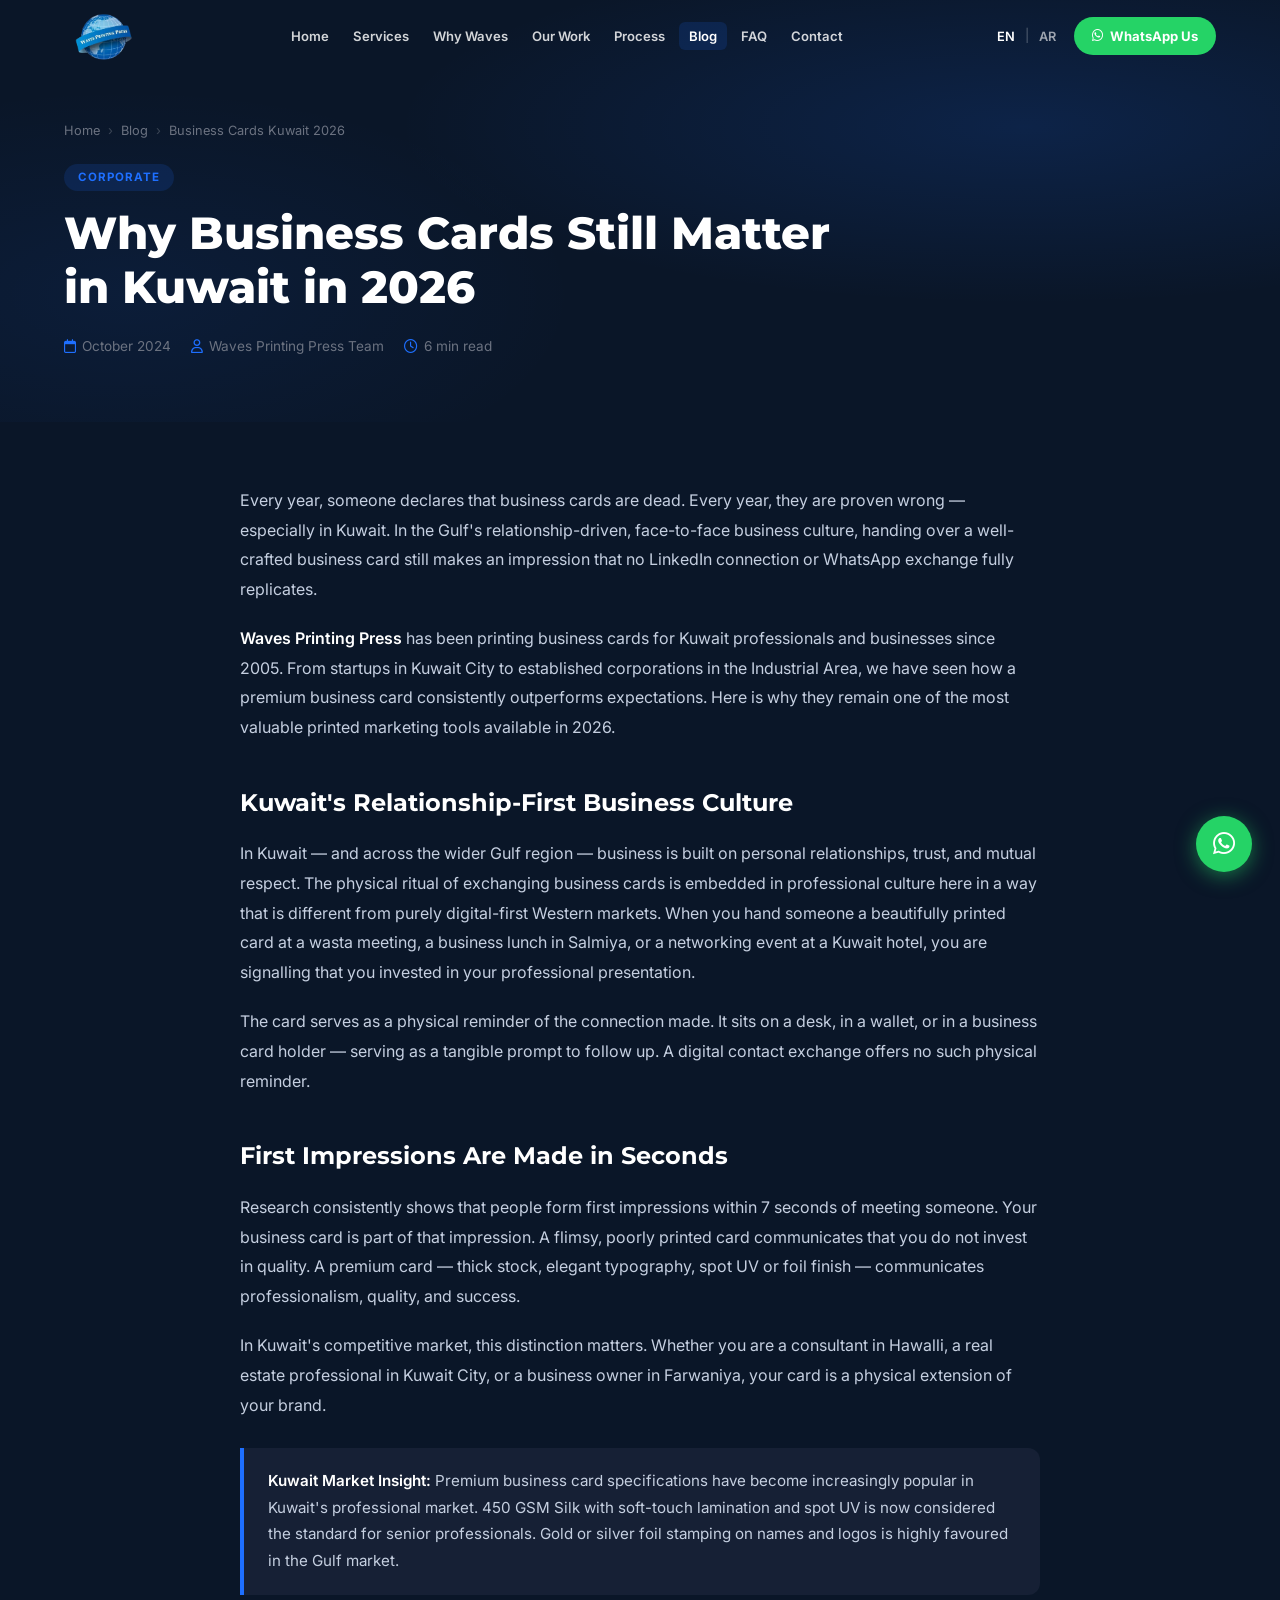
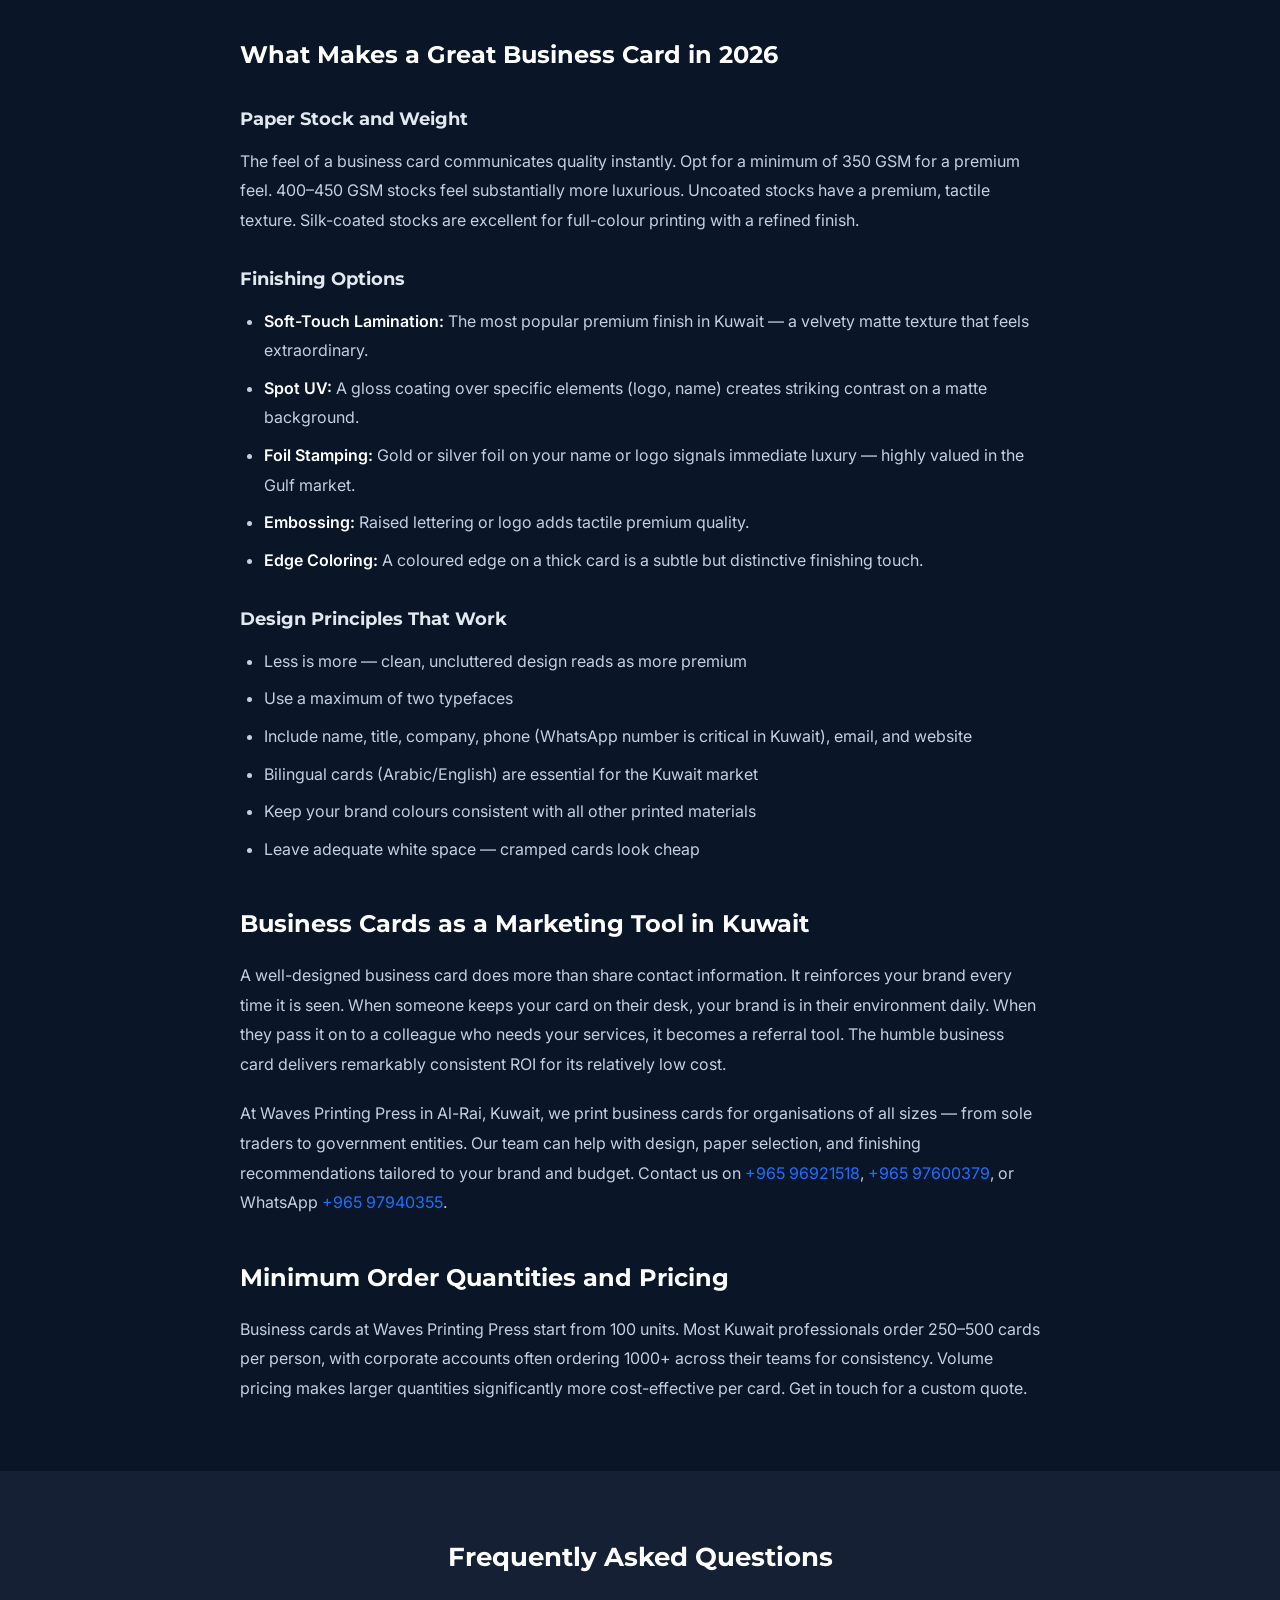
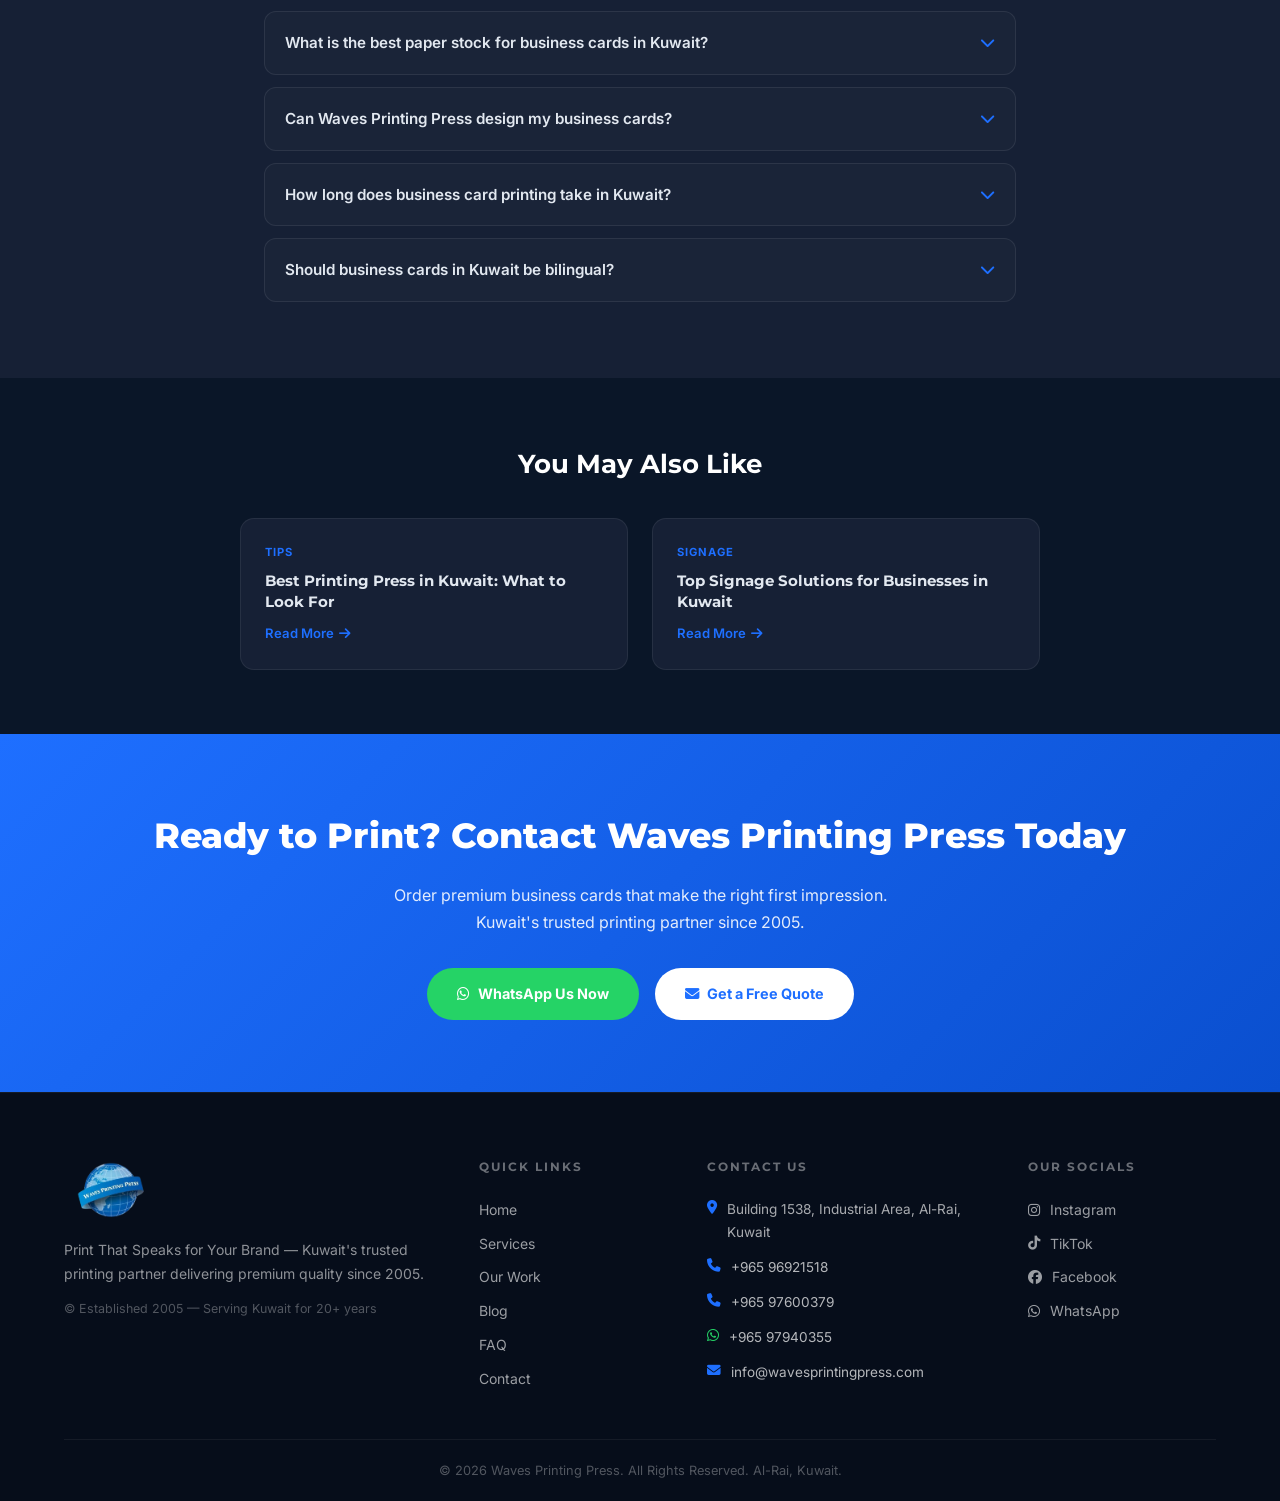
<file: blog-post-6.html>
<!DOCTYPE html>
<html lang="en" dir="ltr">
<head>
  <meta charset="UTF-8">
  <meta name="viewport" content="width=device-width, initial-scale=1.0">
  <title>Why Business Cards Still Matter in Kuwait in 2026 | Waves</title>
  <meta name="description" content="Why business cards remain essential for Kuwait professionals in 2026. Premium card printing from Waves Printing Press, Al-Rai, Kuwait — serving businesses since 2005.">
  <meta name="robots" content="index, follow">
  <meta name="author" content="Waves Printing Press">
  <link rel="canonical" href="https://wavesprintingpress.com/blog-post-6.html">
  <meta property="og:type" content="article">
  <meta property="og:url" content="https://gaur61201.github.io/waves-printing-press/blog-post-6.html">
  <meta property="og:title" content="Why Business Cards Still Matter in Kuwait in 2026 | Waves Printing Press">
  <meta property="og:description" content="Business cards remain powerful in Kuwait's relationship-driven market. Discover why from Waves Printing Press, Kuwait's premium print specialist.">
  <meta property="og:image" content="https://gaur61201.github.io/waves-printing-press/images/waves_logo/waves_logo.png">
  <meta property="article:published_time" content="2024-10-14">
  <meta name="twitter:card" content="summary_large_image">
  <meta name="twitter:title" content="Why Business Cards Still Matter in Kuwait in 2026">
  <meta name="twitter:description" content="Why business cards remain essential for professionals in Kuwait in 2026 — from Waves Printing Press.">
  <meta name="twitter:image" content="https://gaur61201.github.io/waves-printing-press/images/waves_logo/waves_logo.png">
  <link rel="preconnect" href="https://fonts.googleapis.com">
  <link rel="preconnect" href="https://fonts.gstatic.com" crossorigin>
  <link href="https://fonts.googleapis.com/css2?family=Cairo:wght@400;600;700;800&family=Inter:wght@400;500;600&family=Montserrat:wght@400;500;600;700;800&display=swap" rel="stylesheet">
  <link rel="stylesheet" href="https://cdnjs.cloudflare.com/ajax/libs/font-awesome/6.4.2/css/all.min.css">
  <!-- Favicon -->
  <link rel="icon" type="image/png" href="images/waves_logo/waves_logo.png">
  <link rel="apple-touch-icon" href="images/waves_logo/waves_logo.png">
  <script type="application/ld+json">
  {
    "@context": "https://schema.org",
    "@type": "Article",
    "headline": "Why Business Cards Still Matter in Kuwait in 2026",
    "datePublished": "2024-10-14",
    "dateModified": "2026-03-21",
    "author": { "@type": "Organization", "name": "Waves Printing Press", "url": "https://wavesprintingpress.com" },
    "publisher": { "@type": "Organization", "name": "Waves Printing Press", "logo": { "@type": "ImageObject", "url": "https://gaur61201.github.io/waves-printing-press/images/waves_logo/waves_logo.png" } },
    "description": "Why business cards remain essential for Kuwait businesses in 2026 in the Gulf's relationship-driven market.",
    "image": "https://gaur61201.github.io/waves-printing-press/images/waves_logo/waves_logo.png",
    "mainEntityOfPage": { "@type": "WebPage", "@id": "https://wavesprintingpress.com/blog-post-6.html" }
  }
  </script>

  <!-- BreadcrumbList Schema -->
  <script type="application/ld+json">
  {
    "@context": "https://schema.org",
    "@type": "BreadcrumbList",
    "itemListElement": [
      {"@type": "ListItem", "position": 1, "name": "Home", "item": "https://gaur61201.github.io/waves-printing-press/"},
      {"@type": "ListItem", "position": 2, "name": "Blog", "item": "https://gaur61201.github.io/waves-printing-press/blog.html"},
      {"@type": "ListItem", "position": 3, "name": "Why Business Cards Still Matter in Kuwait in 2026"}
    ]
  }
  </script>

  <style>
    :root{--primary:#0A1628;--accent:#1E6FFF;--white:#FFFFFF;--light-bg:#F4F7FF;--text-dark:#1A1A2E;--text-muted:#6B7280;--border:rgba(255,255,255,0.08);--card-bg:#111827;--navy-light:#162035;--font-head:'Montserrat',sans-serif;--font-body:'Inter',sans-serif;--font-ar:'Cairo',sans-serif;}
    *,*::before,*::after{box-sizing:border-box;margin:0;padding:0;}html{scroll-behavior:smooth;}
    body{font-family:var(--font-body);background:var(--primary);color:#e2e8f0;line-height:1.7;overflow-x:hidden;}
    [dir="rtl"] body{font-family:var(--font-ar);}img{max-width:100%;height:auto;display:block;}a{color:var(--accent);text-decoration:none;}a:hover{text-decoration:underline;}
    .container{width:100%;max-width:1200px;margin:0 auto;padding:0 24px;}
    [lang="en"] .ar-text{display:none;}[lang="ar"] .en-text{display:none;}body[dir="ltr"] .ar-text{display:none!important;}body[dir="rtl"] .en-text{display:none!important;}[lang="ar"]{font-family:var(--font-ar);}
    #navbar{position:fixed;top:0;left:0;right:0;z-index:1000;padding:0 24px;transition:background 0.3s ease,box-shadow 0.3s ease;}
    #navbar.scrolled{background:rgba(10,22,40,0.97);box-shadow:0 2px 24px rgba(0,0,0,0.35);backdrop-filter:blur(12px);}
    .nav-inner{display:flex;align-items:center;justify-content:space-between;height:72px;gap:16px;}
    .nav-logo{display:flex;align-items:center;gap:10px;text-decoration:none;flex-shrink:0;}
    .nav-logo img{height:55px;width:auto;}.nav-logo-css{display:flex;align-items:center;gap:8px;}
    .logo-label{font-family:var(--font-head);font-weight:800;font-size:1rem;color:#fff;}
    .mini-globe{width:28px;height:28px;border-radius:50%;background:var(--accent);}
    .nav-links{display:flex;list-style:none;gap:4px;align-items:center;}
    .nav-links a{font-family:var(--font-body);font-size:0.82rem;font-weight:600;color:rgba(255,255,255,0.82);padding:6px 10px;border-radius:6px;transition:color 0.2s,background 0.2s;text-decoration:none;white-space:nowrap;}
    .nav-links a:hover,.nav-links a.nav-active{color:#fff;background:rgba(30,111,255,0.15);}
    .nav-right{display:flex;align-items:center;gap:12px;flex-shrink:0;}
    .lang-toggle{display:flex;align-items:center;gap:4px;}
    .lang-btn{background:transparent;border:none;color:rgba(255,255,255,0.6);font-family:var(--font-body);font-size:0.8rem;font-weight:600;cursor:pointer;padding:4px 6px;border-radius:4px;transition:color 0.2s;}
    .lang-btn.active{color:#fff;}.lang-sep{color:rgba(255,255,255,0.3);font-size:0.8rem;}
    .btn-wa-nav{display:inline-flex;align-items:center;gap:7px;padding:8px 18px;border-radius:50px;background:#25D366;color:#fff;font-family:var(--font-body);font-size:0.82rem;font-weight:700;text-decoration:none;transition:transform 0.2s,box-shadow 0.2s;white-space:nowrap;}
    .btn-wa-nav:hover{transform:translateY(-1px);box-shadow:0 4px 16px rgba(37,211,102,0.35);text-decoration:none;}
    .hamburger{display:none;flex-direction:column;gap:5px;background:transparent;border:none;cursor:pointer;padding:4px;}
    .hamburger span{display:block;width:24px;height:2px;background:#fff;border-radius:2px;transition:all 0.3s ease;}
    .hamburger.open span:nth-child(1){transform:translateY(7px) rotate(45deg);}
    .hamburger.open span:nth-child(2){opacity:0;}
    .hamburger.open span:nth-child(3){transform:translateY(-7px) rotate(-45deg);}
    .mobile-menu{display:none;flex-direction:column;gap:0;background:rgba(10,22,40,0.98);backdrop-filter:blur(16px);padding:16px 0 24px;border-top:1px solid rgba(255,255,255,0.06);}
    .mobile-menu.open{display:flex;}
    .mobile-menu a{padding:13px 28px;color:rgba(255,255,255,0.85);font-size:0.95rem;font-weight:600;border-bottom:1px solid rgba(255,255,255,0.04);transition:background 0.2s,color 0.2s;text-decoration:none;}
    .mobile-menu a:hover{background:rgba(30,111,255,0.1);color:#fff;}
    .mobile-lang-row{display:flex;gap:12px;padding:16px 28px 8px;}.mobile-lang-row .lang-btn{font-size:0.9rem;padding:8px 16px;border:1px solid rgba(255,255,255,0.2);border-radius:6px;}
    .mobile-wa{margin:12px 28px 0;padding:12px 20px !important;background:#25D366 !important;border-radius:10px;color:#fff !important;display:flex !important;align-items:center;gap:8px;justify-content:center;border-bottom:none !important;}
    @media(max-width:1024px){.nav-links{display:none;}}@media(max-width:768px){.btn-wa-nav .en-text,.btn-wa-nav .ar-text{display:none;}.hamburger{display:flex;}}
    .post-hero{background:var(--primary);padding:120px 0 64px;position:relative;overflow:hidden;}
    .post-hero::before{content:'';position:absolute;inset:0;background:radial-gradient(ellipse 70% 60% at 80% 30%,rgba(30,111,255,0.15) 0%,transparent 70%),radial-gradient(ellipse 50% 70% at 10% 70%,rgba(30,111,255,0.08) 0%,transparent 70%);}
    .post-hero .container{position:relative;z-index:1;}
    .post-breadcrumb{display:flex;align-items:center;gap:8px;font-size:0.8rem;color:var(--text-muted);margin-bottom:20px;flex-wrap:wrap;}
    .post-breadcrumb a{color:var(--text-muted);transition:color 0.2s;}.post-breadcrumb a:hover{color:var(--accent);text-decoration:none;}.post-breadcrumb .sep{color:rgba(255,255,255,0.2);}
    .post-cat-badge{display:inline-block;padding:4px 14px;background:rgba(30,111,255,0.15);color:var(--accent);border-radius:50px;font-size:0.72rem;font-weight:700;letter-spacing:1px;text-transform:uppercase;margin-bottom:16px;}
    .post-hero h1{font-family:var(--font-head);font-size:clamp(1.8rem,4vw,2.8rem);font-weight:800;color:#fff;line-height:1.2;margin-bottom:20px;max-width:820px;}
    .post-meta-row{display:flex;align-items:center;gap:20px;flex-wrap:wrap;color:var(--text-muted);font-size:0.85rem;}
    .post-meta-row span{display:flex;align-items:center;gap:6px;}.post-meta-row i{color:var(--accent);}
    .post-body-section{padding:64px 0 48px;}.post-layout{max-width:800px;margin:0 auto;}
    .post-layout h2{font-family:var(--font-head);font-size:1.5rem;font-weight:700;color:#fff;margin:40px 0 16px;}
    .post-layout h3{font-family:var(--font-head);font-size:1.15rem;font-weight:700;color:#e2e8f0;margin:28px 0 12px;}
    .post-layout p{color:#c5cfe0;line-height:1.85;margin-bottom:20px;font-size:1rem;}
    .post-layout ul,.post-layout ol{margin:0 0 20px 24px;color:#c5cfe0;line-height:1.85;}
    [dir="rtl"] .post-layout ul,[dir="rtl"] .post-layout ol{margin:0 24px 20px 0;}.post-layout li{margin-bottom:8px;}.post-layout strong{color:#fff;font-weight:600;}
    .post-highlight{background:var(--navy-light);border-left:4px solid var(--accent);border-radius:0 12px 12px 0;padding:20px 24px;margin:28px 0;color:#c5cfe0;font-size:0.95rem;line-height:1.75;}
    [dir="rtl"] .post-highlight{border-left:none;border-right:4px solid var(--accent);border-radius:12px 0 0 12px;}
    .post-faq{background:var(--navy-light);padding:64px 0;}.post-faq .container{max-width:800px;margin:0 auto;}
    .post-faq h2{font-family:var(--font-head);font-size:1.6rem;font-weight:700;color:#fff;margin-bottom:32px;text-align:center;}
    .faq-item{border:1px solid rgba(255,255,255,0.08);border-radius:12px;margin-bottom:12px;overflow:hidden;background:rgba(255,255,255,0.02);}
    .faq-item summary{display:flex;justify-content:space-between;align-items:center;padding:18px 20px;cursor:pointer;font-weight:600;color:#e2e8f0;font-size:0.95rem;list-style:none;gap:12px;}
    .faq-item summary::-webkit-details-marker{display:none;}.faq-item summary:hover{color:#fff;background:rgba(30,111,255,0.05);}
    .faq-arrow{color:var(--accent);flex-shrink:0;transition:transform 0.3s ease;}.faq-item[open] .faq-arrow{transform:rotate(180deg);}
    .faq-body{padding:0 20px 18px;color:#a8b4c8;font-size:0.9rem;line-height:1.75;}
    .post-related{padding:64px 0;}.post-related h2{font-family:var(--font-head);font-size:1.6rem;font-weight:700;color:#fff;margin-bottom:32px;text-align:center;}
    .related-grid{display:grid;grid-template-columns:repeat(2,1fr);gap:24px;max-width:800px;margin:0 auto;}
    @media(max-width:560px){.related-grid{grid-template-columns:1fr;}}
    .related-card{background:var(--navy-light);border:1px solid rgba(255,255,255,0.07);border-radius:14px;padding:24px;transition:border-color 0.3s,transform 0.3s;text-decoration:none;display:block;}
    .related-card:hover{border-color:var(--accent);transform:translateY(-4px);text-decoration:none;}
    .related-cat{font-size:0.7rem;font-weight:700;letter-spacing:1px;text-transform:uppercase;color:var(--accent);margin-bottom:8px;display:block;}
    .related-card h3{font-family:var(--font-head);font-size:0.95rem;font-weight:700;color:#e2e8f0;line-height:1.4;margin-bottom:8px;}
    .related-card .read-link{font-size:0.82rem;font-weight:600;color:var(--accent);display:flex;align-items:center;gap:5px;margin-top:10px;}
    .post-cta{background:linear-gradient(135deg,var(--accent) 0%,#0a4fcf 100%);padding:72px 0;text-align:center;}
    .post-cta h2{font-family:var(--font-head);font-size:clamp(1.5rem,4vw,2.2rem);font-weight:800;color:#fff;margin-bottom:16px;}
    .post-cta p{color:rgba(255,255,255,0.88);font-size:1rem;max-width:500px;margin:0 auto 32px;line-height:1.7;}
    .cta-btn-row{display:flex;justify-content:center;gap:16px;flex-wrap:wrap;}
    .btn-cta-white{display:inline-flex;align-items:center;gap:8px;padding:14px 30px;border-radius:50px;background:#fff;color:var(--accent);font-family:var(--font-body);font-size:0.9rem;font-weight:700;text-decoration:none;transition:transform 0.25s,box-shadow 0.25s;}
    .btn-cta-white:hover{transform:translateY(-2px);box-shadow:0 8px 24px rgba(0,0,0,0.2);text-decoration:none;}
    .btn-cta-wa{display:inline-flex;align-items:center;gap:8px;padding:14px 30px;border-radius:50px;background:#25D366;color:#fff;font-family:var(--font-body);font-size:0.9rem;font-weight:700;text-decoration:none;transition:transform 0.25s,box-shadow 0.25s;}
    .btn-cta-wa:hover{transform:translateY(-2px);box-shadow:0 8px 24px rgba(37,211,102,0.4);text-decoration:none;}
    #footer{background:#060d1a;padding:64px 0 0;border-top:1px solid rgba(255,255,255,0.06);}
    .footer-grid{display:grid;grid-template-columns:2fr 1fr 1.5fr 1fr;gap:40px;padding-bottom:48px;}
    @media(max-width:900px){.footer-grid{grid-template-columns:1fr 1fr;}}@media(max-width:560px){.footer-grid{grid-template-columns:1fr;}}
    .footer-col h4{font-family:var(--font-head);font-size:0.75rem;font-weight:700;letter-spacing:2px;text-transform:uppercase;color:rgba(255,255,255,0.4);margin-bottom:20px;}
    .foot-logo{margin-bottom:16px;}.foot-logo img{height:65px;width:auto;}
    .foot-tagline{font-size:0.875rem;color:rgba(255,255,255,0.55);line-height:1.7;margin-bottom:12px;}.foot-since{font-size:0.78rem;color:rgba(255,255,255,0.3);}
    .foot-links{display:flex;flex-direction:column;gap:10px;}.foot-links a{font-size:0.875rem;color:rgba(255,255,255,0.6);text-decoration:none;transition:color 0.2s;}.foot-links a:hover{color:var(--accent);}
    .foot-contacts{display:flex;flex-direction:column;gap:12px;}
    .foot-ci{display:flex;align-items:flex-start;gap:10px;font-size:0.85rem;}.foot-ci i{color:var(--accent);margin-top:3px;flex-shrink:0;}.foot-ci .wai{color:#25D366;}
    .foot-ci a{color:rgba(255,255,255,0.7);text-decoration:none;transition:color 0.2s;}.foot-ci a:hover{color:var(--accent);}.foot-ci span{color:rgba(255,255,255,0.65);}
    .footer-socials-list{display:flex;flex-direction:column;gap:10px;}
    .footer-social-link{display:flex;align-items:center;gap:10px;font-size:0.875rem;color:rgba(255,255,255,0.6);text-decoration:none;transition:color 0.2s;}.footer-social-link:hover{color:var(--accent);}
    .footer-bottom{border-top:1px solid rgba(255,255,255,0.06);padding:20px 0;text-align:center;}.foot-copy{font-size:0.8rem;color:rgba(255,255,255,0.3);}
    .whatsapp-float{position:fixed;bottom:28px;right:28px;z-index:999;width:56px;height:56px;border-radius:50%;background:#25D366;color:#fff;display:flex;align-items:center;justify-content:center;font-size:1.6rem;box-shadow:0 4px 20px rgba(37,211,102,0.5);text-decoration:none;transition:transform 0.3s,box-shadow 0.3s;}
    .whatsapp-float:hover{transform:scale(1.1);box-shadow:0 6px 28px rgba(37,211,102,0.65);text-decoration:none;}[dir="rtl"] .whatsapp-float{right:auto;left:28px;}
  </style>

  <script type="application/ld+json">
  {
    "@context": "https://schema.org",
    "@type": "FAQPage",
    "mainEntity": [
      {
        "@type": "Question",
        "name": "What is the best paper stock for business cards in Kuwait?",
        "acceptedAnswer": {
          "@type": "Answer",
          "text": "For the Kuwait market, 400–450 GSM Silk or Uncoated stock with soft-touch lamination is the most popular premium option. It creates a card that feels substantial and luxurious. For budget-conscious orders, 350 GSM with standard matte lamination is an excellent value option that still looks professional."
        }
      },
      {
        "@type": "Question",
        "name": "Can Waves Printing Press design my business cards?",
        "acceptedAnswer": {
          "@type": "Answer",
          "text": "Yes. Our in-house design team can create business card artwork from scratch or adapt your existing brand assets. We are experienced in bilingual Arabic/English layouts and all common card sizes. Design fees apply and vary by complexity. Contact us on WhatsApp +965 97940355 to discuss your requirements."
        }
      },
      {
        "@type": "Question",
        "name": "How long does business card printing take in Kuwait?",
        "acceptedAnswer": {
          "@type": "Answer",
          "text": "Standard business card orders at Waves Printing Press are typically ready in 3–5 business days. Rush production (1–2 days) is available for urgent requirements. Premium finishes like foil stamping and embossing may require additional production time. Contact us to confirm your specific timeline."
        }
      },
      {
        "@type": "Question",
        "name": "Should business cards in Kuwait be bilingual?",
        "acceptedAnswer": {
          "@type": "Answer",
          "text": "For most Kuwait professionals, bilingual cards are strongly recommended. A card with Arabic on one side and English on the other allows you to interact professionally with both Arabic-speaking and English-speaking contacts. This is standard practice across the Gulf market and signals cultural awareness and professionalism."
        }
      }
    ]
  }
  </script>
</head>
<body dir="ltr">
<nav id="navbar" role="navigation" aria-label="Main navigation">
  <div class="container nav-inner">
    <a href="index.html" class="nav-logo"><img src="images/waves_logo/waves_logo.png" alt="Waves Printing Press Logo" height="55" onerror="this.style.display='none'; this.nextElementSibling.style.display='flex';"><div class="nav-logo-css" style="display:none;"><div class="mini-globe"></div><span class="logo-label">Waves Printing Press</span></div></a>
    <ul class="nav-links" role="list">
      <li><a href="index.html#hero" class="en-text">Home</a><a href="index.html#hero" class="ar-text">الرئيسية</a></li>
      <li><a href="index.html#services" class="en-text">Services</a><a href="index.html#services" class="ar-text">خدماتنا</a></li>
      <li><a href="index.html#why-waves" class="en-text">Why Waves</a><a href="index.html#why-waves" class="ar-text">لماذا أمواج</a></li>
      <li><a href="index.html#our-work" class="en-text">Our Work</a><a href="index.html#our-work" class="ar-text">أعمالنا</a></li>
      <li><a href="index.html#process" class="en-text">Process</a><a href="index.html#process" class="ar-text">كيف نعمل</a></li>
      <li><a href="blog.html" class="en-text nav-active">Blog</a><a href="blog.html" class="ar-text nav-active">المدونة</a></li>
      <li><a href="index.html#faq" class="en-text">FAQ</a><a href="index.html#faq" class="ar-text">الأسئلة</a></li>
      <li><a href="index.html#contact" class="en-text">Contact</a><a href="index.html#contact" class="ar-text">تواصل</a></li>
    </ul>
    <div class="nav-right">
      <div class="lang-toggle"><button class="lang-btn active" id="btn-en" onclick="setLang('en')" aria-pressed="true">EN</button><span class="lang-sep">|</span><button class="lang-btn" id="btn-ar" onclick="setLang('ar')" aria-pressed="false">AR</button></div>
      <a href="https://wa.me/96597940355" class="btn-wa-nav" target="_blank" rel="noopener"><i class="fa-brands fa-whatsapp"></i><span class="en-text">WhatsApp Us</span><span class="ar-text">واتساب</span></a>
      <button class="hamburger" id="hamburger" aria-label="Toggle menu" aria-expanded="false"><span></span><span></span><span></span></button>
    </div>
  </div>
  <div class="mobile-menu" id="mobile-menu">
    <a href="index.html#hero"><span class="en-text">Home</span><span class="ar-text">الرئيسية</span></a>
    <a href="index.html#services"><span class="en-text">Services</span><span class="ar-text">خدماتنا</span></a>
    <a href="index.html#why-waves"><span class="en-text">Why Waves</span><span class="ar-text">لماذا أمواج</span></a>
    <a href="index.html#our-work"><span class="en-text">Our Work</span><span class="ar-text">أعمالنا</span></a>
    <a href="index.html#process"><span class="en-text">Process</span><span class="ar-text">كيف نعمل</span></a>
    <a href="blog.html"><span class="en-text">Blog</span><span class="ar-text">المدونة</span></a>
    <a href="index.html#faq"><span class="en-text">FAQ</span><span class="ar-text">الأسئلة الشائعة</span></a>
    <a href="index.html#contact"><span class="en-text">Contact</span><span class="ar-text">تواصل معنا</span></a>
    <div class="mobile-lang-row"><button class="lang-btn" onclick="setLang('en');">EN</button><button class="lang-btn" onclick="setLang('ar');">AR / عربي</button></div>
    <a href="https://wa.me/96597940355" class="mobile-wa" target="_blank" rel="noopener"><i class="fa-brands fa-whatsapp"></i><span class="en-text">WhatsApp Us</span><span class="ar-text">تواصل عبر واتساب</span></a>
  </div>
</nav>

<section class="post-hero" aria-labelledby="post-title">
  <div class="container">
    <nav class="post-breadcrumb" aria-label="Breadcrumb">
      <a href="index.html"><span class="en-text">Home</span><span class="ar-text">الرئيسية</span></a><span class="sep">›</span><a href="blog.html"><span class="en-text">Blog</span><span class="ar-text">المدونة</span></a><span class="sep">›</span><span><span class="en-text">Business Cards Kuwait 2026</span><span class="ar-text">بطاقات الأعمال في الكويت 2026</span></span>
    </nav>
    <span class="post-cat-badge"><span class="en-text">Corporate</span><span class="ar-text">الشركات</span></span>
    <h1 id="post-title"><span class="en-text">Why Business Cards Still Matter in Kuwait in 2026</span><span class="ar-text">لماذا لا تزال بطاقات العمل مهمة في الكويت عام 2026؟</span></h1>
    <div class="post-meta-row">
      <span><i class="fa-regular fa-calendar"></i> October 2024</span>
      <span><i class="fa-regular fa-user"></i> <span class="en-text">Waves Printing Press Team</span><span class="ar-text">فريق أمواج للطباعة</span></span>
      <span><i class="fa-regular fa-clock"></i> <span class="en-text">6 min read</span><span class="ar-text">6 دقائق قراءة</span></span>
    </div>
  </div>
</section>

<section class="post-body-section">
  <div class="container">
    <div class="post-layout">

      <p><span class="en-text">Every year, someone declares that business cards are dead. Every year, they are proven wrong — especially in Kuwait. In the Gulf's relationship-driven, face-to-face business culture, handing over a well-crafted business card still makes an impression that no LinkedIn connection or WhatsApp exchange fully replicates.</span><span class="ar-text">كل سنة يُعلن أحدهم موت بطاقات الأعمال. وكل سنة تثبت الأيام خطأه — خاصةً في الكويت. في ثقافة الأعمال الخليجية القائمة على العلاقات الشخصية والتواصل وجهاً لوجه، تسليم بطاقة عمل مُتقنة لا يزال يصنع انطباعاً لا يستطيع أي تواصل على LinkedIn أو محادثة واتساب تكراره بالكامل.</span></p>

      <p><span class="en-text"><strong>Waves Printing Press</strong> has been printing business cards for Kuwait professionals and businesses since 2005. From startups in Kuwait City to established corporations in the Industrial Area, we have seen how a premium business card consistently outperforms expectations. Here is why they remain one of the most valuable printed marketing tools available in 2026.</span><span class="ar-text"><strong>أمواج للطباعة</strong> تطبع بطاقات الأعمال للمحترفين والشركات في الكويت منذ 2005. من الشركات الناشئة في مدينة الكويت إلى الشركات الكبرى في المنطقة الصناعية، رأينا كيف تتجاوز بطاقة العمل المتميزة التوقعات باستمرار. إليك لماذا تبقى أحد أكثر أدوات التسويق المطبوعة قيمةً في 2026.</span></p>

      <h2><span class="en-text">Kuwait's Relationship-First Business Culture</span><span class="ar-text">ثقافة الأعمال القائمة على العلاقات في الكويت</span></h2>
      <p><span class="en-text">In Kuwait — and across the wider Gulf region — business is built on personal relationships, trust, and mutual respect. The physical ritual of exchanging business cards is embedded in professional culture here in a way that is different from purely digital-first Western markets. When you hand someone a beautifully printed card at a wasta meeting, a business lunch in Salmiya, or a networking event at a Kuwait hotel, you are signalling that you invested in your professional presentation.</span><span class="ar-text">في الكويت — وعبر منطقة الخليج — الأعمال مبنية على العلاقات الشخصية والثقة والاحترام المتبادل. طقوس تبادل بطاقات الأعمال متجذّرة في الثقافة المهنية هنا بطريقة مختلفة عن الأسواق الغربية الرقمية بالدرجة الأولى. حين تسلّم شخصاً بطاقة مطبوعة بإتقان في اجتماع وساطة، أو غداء عمل في السالمية، أو حفل تواصل في فندق كويتي، فأنت ترسل رسالة مفادها أنك استثمرت في تقديمك المهني.</span></p>
      <p><span class="en-text">The card serves as a physical reminder of the connection made. It sits on a desk, in a wallet, or in a business card holder — serving as a tangible prompt to follow up. A digital contact exchange offers no such physical reminder.</span><span class="ar-text">البطاقة تعمل كتذكير مادي للتواصل الذي حدث. تجلس على مكتب، في محفظة، أو في حامل بطاقات الأعمال — وتقوم بدور الحافز الملموس لمتابعة الأمر. تبادل جهة اتصال رقمية لا يوفر هذا التذكير المادي.</span></p>

      <h2><span class="en-text">First Impressions Are Made in Seconds</span><span class="ar-text">الانطباع الأول يتشكل في ثوانٍ</span></h2>
      <p><span class="en-text">Research consistently shows that people form first impressions within 7 seconds of meeting someone. Your business card is part of that impression. A flimsy, poorly printed card communicates that you do not invest in quality. A premium card — thick stock, elegant typography, spot UV or foil finish — communicates professionalism, quality, and success.</span><span class="ar-text">الأبحاث تُثبت باستمرار أن الناس يكوّنون انطباعاتهم الأولى خلال 7 ثوانٍ من لقاء شخص ما. بطاقة عملك جزء من هذا الانطباع. بطاقة رقيقة مطبوعة بإهمال توحي بأنك لا تستثمر في الجودة. بطاقة راقية — ورق سميك، طباعة أنيقة، تشطيب Spot UV أو رقائق ذهبية — توصل رسالة الاحترافية والجودة والنجاح.</span></p>
      <p><span class="en-text">In Kuwait's competitive market, this distinction matters. Whether you are a consultant in Hawalli, a real estate professional in Kuwait City, or a business owner in Farwaniya, your card is a physical extension of your brand.</span><span class="ar-text">في السوق الكويتي التنافسي، هذا الفارق مهم. سواء كنت استشارياً في حولي، أو متخصصاً في العقارات في مدينة الكويت، أو صاحب عمل في الفروانية، بطاقتك هي امتداد مادي لعلامتك التجارية.</span></p>

      <div class="post-highlight">
        <span class="en-text"><strong>Kuwait Market Insight:</strong> Premium business card specifications have become increasingly popular in Kuwait's professional market. 450 GSM Silk with soft-touch lamination and spot UV is now considered the standard for senior professionals. Gold or silver foil stamping on names and logos is highly favoured in the Gulf market.</span><span class="ar-text"><strong>نظرة على السوق الكويتي:</strong> أصبحت مواصفات بطاقات الأعمال المتميزة تحظى بشعبية متزايدة في السوق المهني الكويتي. الـ 450 GSM Silk مع الطلاء المخملي الناعم والـ Spot UV أصبح يُعدّ المعيار للمهنيين من المستوى الرفيع. ختم الرقائق الذهبية أو الفضية على الأسماء والشعارات يحظى بتقدير عالٍ في السوق الخليجي.</span>
      </div>

      <h2><span class="en-text">What Makes a Great Business Card in 2026</span><span class="ar-text">ما الذي يجعل بطاقة العمل رائعة في 2026؟</span></h2>

      <h3><span class="en-text">Paper Stock and Weight</span><span class="ar-text">نوع الورق وسماكته</span></h3>
      <p><span class="en-text">The feel of a business card communicates quality instantly. Opt for a minimum of 350 GSM for a premium feel. 400–450 GSM stocks feel substantially more luxurious. Uncoated stocks have a premium, tactile texture. Silk-coated stocks are excellent for full-colour printing with a refined finish.</span><span class="ar-text">ملمس بطاقة الأعمال يوصل الجودة فوراً. اختر على الأقل 350 GSM للشعور بالتميز. أوراق 400–450 GSM تبدو أكثر فخامة بشكل ملحوظ. الأوراق غير المطلية لها ملمس متميز ومُحسوس. الأوراق المطلية بالحرير ممتازة للطباعة بالألوان الكاملة مع لمسة نهائية راقية.</span></p>

      <h3><span class="en-text">Finishing Options</span><span class="ar-text">خيارات التشطيب</span></h3>
      <ul>
        <li><span class="en-text"><strong>Soft-Touch Lamination:</strong> The most popular premium finish in Kuwait — a velvety matte texture that feels extraordinary.</span><span class="ar-text"><strong>الطلاء المخملي الناعم (Soft-Touch):</strong> أكثر التشطيبات المتميزة شعبيةً في الكويت — ملمس مطفأ يشبه المخمل بإحساس استثنائي.</span></li>
        <li><span class="en-text"><strong>Spot UV:</strong> A gloss coating over specific elements (logo, name) creates striking contrast on a matte background.</span><span class="ar-text"><strong>الـ Spot UV:</strong> طلاء لامع على عناصر محددة (الشعار، الاسم) يُنشئ تباينا لافتاً على خلفية مطفأة.</span></li>
        <li><span class="en-text"><strong>Foil Stamping:</strong> Gold or silver foil on your name or logo signals immediate luxury — highly valued in the Gulf market.</span><span class="ar-text"><strong>ختم الرقائق (Foil Stamping):</strong> رقائق ذهبية أو فضية على اسمك أو شعارك توحي بالفخامة الفورية — تحظى بتقدير عالٍ في السوق الخليجي.</span></li>
        <li><span class="en-text"><strong>Embossing:</strong> Raised lettering or logo adds tactile premium quality.</span><span class="ar-text"><strong>النقش البارز (Embossing):</strong> الحروف أو الشعار المرتفعة تضيف جودة مميزة محسوسة.</span></li>
        <li><span class="en-text"><strong>Edge Coloring:</strong> A coloured edge on a thick card is a subtle but distinctive finishing touch.</span><span class="ar-text"><strong>تلوين الحواف (Edge Coloring):</strong> حافة ملوّنة على بطاقة سميكة هي لمسة تشطيب خفية لكنها مميزة.</span></li>
      </ul>

      <h3><span class="en-text">Design Principles That Work</span><span class="ar-text">مبادئ التصميم الناجحة</span></h3>
      <ul>
        <li><span class="en-text">Less is more — clean, uncluttered design reads as more premium</span><span class="ar-text">القليل أكثر — التصميم النظيف والبسيط يبدو أكثر تميزاً</span></li>
        <li><span class="en-text">Use a maximum of two typefaces</span><span class="ar-text">استخدم خطّين على الأكثر</span></li>
        <li><span class="en-text">Include name, title, company, phone (WhatsApp number is critical in Kuwait), email, and website</span><span class="ar-text">أضمن الاسم والمسمى الوظيفي والشركة والهاتف (رقم واتساب ضروري في الكويت) والبريد الإلكتروني والموقع الإلكتروني</span></li>
        <li><span class="en-text">Bilingual cards (Arabic/English) are essential for the Kuwait market</span><span class="ar-text">البطاقات ثنائية اللغة (عربي/إنجليزي) ضرورية للسوق الكويتي</span></li>
        <li><span class="en-text">Keep your brand colours consistent with all other printed materials</span><span class="ar-text">احتفظ بألوان علامتك التجارية متسقة مع سائر موادك المطبوعة</span></li>
        <li><span class="en-text">Leave adequate white space — cramped cards look cheap</span><span class="ar-text">اترك مساحة بيضاء كافية — البطاقات المكتظة تبدو رخيصة</span></li>
      </ul>

      <h2><span class="en-text">Business Cards as a Marketing Tool in Kuwait</span><span class="ar-text">بطاقات الأعمال كأداة تسويقية في الكويت</span></h2>
      <p><span class="en-text">A well-designed business card does more than share contact information. It reinforces your brand every time it is seen. When someone keeps your card on their desk, your brand is in their environment daily. When they pass it on to a colleague who needs your services, it becomes a referral tool. The humble business card delivers remarkably consistent ROI for its relatively low cost.</span><span class="ar-text">بطاقة العمل المصمّمة بإتقان تفعل أكثر من مجرد مشاركة معلومات الاتصال. إنها تعزز علامتك التجارية في كل مرة تُرى فيها. حين يحتفظ أحدهم ببطاقتك على مكتبه، علامتك التجارية في بيئته يومياً. حين يمررها لزميل يحتاج خدماتك، تصبح أداة إحالة. بطاقة العمل المتواضعة تحقق عائداً على الاستثمار ثابتاً بشكل لافت مقارنةً بتكلفتها المنخفضة نسبياً.</span></p>

      <p><span class="en-text">At Waves Printing Press in Al-Rai, Kuwait, we print business cards for organisations of all sizes — from sole traders to government entities. Our team can help with design, paper selection, and finishing recommendations tailored to your brand and budget. Contact us on <a href="tel:+96596921518">+965 96921518</a>, <a href="tel:+96597600379">+965 97600379</a>, or WhatsApp <a href="https://wa.me/96597940355">+965 97940355</a>.</span><span class="ar-text">في أمواج للطباعة بالري، الكويت، نطبع بطاقات الأعمال للمنظمات بجميع أحجامها — من التجار الأفراد إلى الجهات الحكومية. فريقنا يستطيع المساعدة في التصميم واختيار الورق وتوصيات التشطيب المناسبة لعلامتك التجارية وميزانيتك. تواصل معنا على <a href="tel:+96596921518">+965 96921518</a>، <a href="tel:+96597600379">+965 97600379</a>، أو واتساب <a href="https://wa.me/96597940355">+965 97940355</a>.</span></p>

      <h2><span class="en-text">Minimum Order Quantities and Pricing</span><span class="ar-text">الحد الأدنى للطلبات والأسعار</span></h2>
      <p><span class="en-text">Business cards at Waves Printing Press start from 100 units. Most Kuwait professionals order 250–500 cards per person, with corporate accounts often ordering 1000+ across their teams for consistency. Volume pricing makes larger quantities significantly more cost-effective per card. Get in touch for a custom quote.</span><span class="ar-text">بطاقات الأعمال في أمواج للطباعة تبدأ من 100 وحدة. معظم المهنيين الكويتيين يطلبون 250–500 بطاقة للشخص، بينما تطلب الحسابات الشركاتية 1000+ غالباً لفريقها لضمان التوحيد. الأسعار بالحجم تجعل الكميات الأكبر أكثر اقتصاديةً بكثير للبطاقة الواحدة. تواصل معنا للحصول على عرض سعر مخصص.</span></p>

    </div>
  </div>
</section>

<section class="post-faq" aria-labelledby="faq-title">
  <div class="container">
    <h2 id="faq-title"><span class="en-text">Frequently Asked Questions</span><span class="ar-text">الأسئلة الشائعة</span></h2>
    <details class="faq-item">
      <summary><span><span class="en-text">What is the best paper stock for business cards in Kuwait?</span><span class="ar-text">ما أفضل نوع ورق لبطاقات الأعمال في الكويت؟</span></span><span class="faq-arrow"><i class="fa-solid fa-chevron-down" aria-hidden="true"></i></span></summary>
      <div class="faq-body"><span class="en-text">For the Kuwait market, 400–450 GSM Silk or Uncoated stock with soft-touch lamination is the most popular premium option. It creates a card that feels substantial and luxurious. For budget-conscious orders, 350 GSM with standard matte lamination is an excellent value option that still looks professional.</span><span class="ar-text">للسوق الكويتي، الـ 400–450 GSM Silk أو الورق غير المطلي مع الطلاء المخملي الناعم هو الخيار المتميز الأكثر شعبيةً. يصنع بطاقة ذات ثقل وفخامة محسوسة. للطلبات المقيّدة بالميزانية، الـ 350 GSM مع طلاء مطفأ قياسي هو خيار ممتاز لا يزال يبدو احترافياً.</span></div>
    </details>
    <details class="faq-item">
      <summary><span><span class="en-text">Can Waves Printing Press design my business cards?</span><span class="ar-text">هل تستطيع أمواج للطباعة تصميم بطاقاتي التجارية؟</span></span><span class="faq-arrow"><i class="fa-solid fa-chevron-down" aria-hidden="true"></i></span></summary>
      <div class="faq-body"><span class="en-text">Yes. Our in-house design team can create business card artwork from scratch or adapt your existing brand assets. We are experienced in bilingual Arabic/English layouts and all common card sizes. Design fees apply and vary by complexity. Contact us on WhatsApp +965 97940355 to discuss your requirements.</span><span class="ar-text">نعم. فريق التصميم الداخلي لدينا يستطيع إنشاء تصميم بطاقة الأعمال من الصفر أو تكييف أصول علامتك التجارية الموجودة. لدينا خبرة في تخطيطات ثنائية اللغة عربي/إنجليزي وجميع أحجام البطاقات الشائعة. رسوم التصميم تُطبّق وتتفاوت حسب التعقيد. تواصل معنا عبر واتساب +965 97940355 لمناقشة متطلباتك.</span></div>
    </details>
    <details class="faq-item">
      <summary><span><span class="en-text">How long does business card printing take in Kuwait?</span><span class="ar-text">كم يستغرق طباعة بطاقات الأعمال في الكويت؟</span></span><span class="faq-arrow"><i class="fa-solid fa-chevron-down" aria-hidden="true"></i></span></summary>
      <div class="faq-body"><span class="en-text">Standard business card orders at Waves Printing Press are typically ready in 3–5 business days. Rush production (1–2 days) is available for urgent requirements. Premium finishes like foil stamping and embossing may require additional production time. Contact us to confirm your specific timeline.</span><span class="ar-text">طلبات بطاقات الأعمال القياسية في أمواج للطباعة تكون جاهزة عادةً خلال 3–5 أيام عمل. الإنتاج الاستعجالي (1–2 يوم) متاح للمتطلبات العاجلة. التشطيبات المتميزة مثل ختم الرقائق والنقش البارز قد تتطلب وقتاً إنتاجياً إضافياً. تواصل معنا لتأكيد جدولك الزمني المحدد.</span></div>
    </details>
    <details class="faq-item">
      <summary><span><span class="en-text">Should business cards in Kuwait be bilingual?</span><span class="ar-text">هل يجب أن تكون بطاقات الأعمال في الكويت ثنائية اللغة؟</span></span><span class="faq-arrow"><i class="fa-solid fa-chevron-down" aria-hidden="true"></i></span></summary>
      <div class="faq-body"><span class="en-text">For most Kuwait professionals, bilingual cards are strongly recommended. A card with Arabic on one side and English on the other allows you to interact professionally with both Arabic-speaking and English-speaking contacts. This is standard practice across the Gulf market and signals cultural awareness and professionalism.</span><span class="ar-text">لمعظم المهنيين في الكويت، البطاقات ثنائية اللغة موصى بها بشدة. بطاقة بالعربية على وجه وبالإنجليزية على الوجه الآخر تتيح لك التفاعل المهني مع جهات الاتصال الناطقة بالعربية والإنجليزية على حدٍّ سواء. هذا ممارسة قياسية في أرجاء السوق الخليجي وتُرسل رسالة بالوعي الثقافي والاحترافية.</span></div>
    </details>
  </div>
</section>

<section class="post-related" aria-labelledby="related-title">
  <div class="container">
    <h2 id="related-title"><span class="en-text">You May Also Like</span><span class="ar-text">قد يعجبك أيضاً</span></h2>
    <div class="related-grid">
      <a href="blog-post-1.html" class="related-card">
        <span class="related-cat"><span class="en-text">Tips</span><span class="ar-text">نصائح</span></span>
        <h3><span class="en-text">Best Printing Press in Kuwait: What to Look For</span><span class="ar-text">أفضل مطبعة في الكويت: ما الذي تبحث عنه؟</span></h3>
        <div class="read-link"><span class="en-text">Read More</span><span class="ar-text">اقرأ المزيد</span> <i class="fa-solid fa-arrow-right"></i></div>
      </a>
      <a href="blog-post-7.html" class="related-card">
        <span class="related-cat"><span class="en-text">Signage</span><span class="ar-text">اللافتات</span></span>
        <h3><span class="en-text">Top Signage Solutions for Businesses in Kuwait</span><span class="ar-text">أفضل حلول اللافتات للشركات في الكويت</span></h3>
        <div class="read-link"><span class="en-text">Read More</span><span class="ar-text">اقرأ المزيد</span> <i class="fa-solid fa-arrow-right"></i></div>
      </a>
    </div>
  </div>
</section>

<section class="post-cta" aria-labelledby="cta-title">
  <div class="container">
    <h2 id="cta-title"><span class="en-text">Ready to Print? Contact Waves Printing Press Today</span><span class="ar-text">مستعد للطباعة؟ تواصل مع أمواج للطباعة اليوم</span></h2>
    <p><span class="en-text">Order premium business cards that make the right first impression. Kuwait's trusted printing partner since 2005.</span><span class="ar-text">اطلب بطاقات أعمال متميزة تصنع الانطباع الأول الصحيح. شريككم الموثوق للطباعة في الكويت منذ 2005.</span></p>
    <div class="cta-btn-row">
      <a href="https://wa.me/96597940355" class="btn-cta-wa" target="_blank" rel="noopener">
        <i class="fa-brands fa-whatsapp"></i>
        <span class="en-text">WhatsApp Us Now</span>
        <span class="ar-text">تواصل معنا الآن عبر واتساب</span>
      </a>
      <a href="index.html#contact" class="btn-cta-white">
        <i class="fa-solid fa-envelope"></i>
        <span class="en-text">Get a Free Quote</span>
        <span class="ar-text">احصل على عرض سعر مجاني</span>
      </a>
    </div>
  </div>
</section>

<footer id="footer" role="contentinfo">
  <div class="container">
    <div class="footer-grid">
      <div class="footer-col">
        <div class="foot-logo"><img src="images/waves_logo/waves_logo.png" alt="Waves Printing Press Logo" height="65" onerror="this.style.display='none'; this.nextElementSibling.style.display='flex';"><div class="nav-logo-css" style="display:none;"><div class="mini-globe"></div><span class="logo-label">Waves</span></div></div>
        <p class="foot-tagline"><span class="en-text">Print That Speaks for Your Brand — Kuwait's trusted printing partner delivering premium quality since 2005.</span><span class="ar-text">طباعة تتحدث باسم علامتك التجارية — شريككم الموثوق للطباعة في الكويت منذ 2005.</span></p>
        <p class="foot-since"><span class="en-text">© Established 2005 — Serving Kuwait for 20+ years</span><span class="ar-text">تأسست 2005 — نخدم الكويت لأكثر من 20 عاماً</span></p>
      </div>
      <div class="footer-col">
        <h4><span class="en-text">Quick Links</span><span class="ar-text">روابط سريعة</span></h4>
        <nav class="foot-links"><a href="index.html#hero"><span class="en-text">Home</span><span class="ar-text">الرئيسية</span></a><a href="index.html#services"><span class="en-text">Services</span><span class="ar-text">خدماتنا</span></a><a href="index.html#our-work"><span class="en-text">Our Work</span><span class="ar-text">أعمالنا</span></a><a href="blog.html"><span class="en-text">Blog</span><span class="ar-text">المدونة</span></a><a href="index.html#faq"><span class="en-text">FAQ</span><span class="ar-text">الأسئلة الشائعة</span></a><a href="index.html#contact"><span class="en-text">Contact</span><span class="ar-text">تواصل معنا</span></a></nav>
      </div>
      <div class="footer-col">
        <h4><span class="en-text">Contact Us</span><span class="ar-text">تواصل معنا</span></h4>
        <div class="foot-contacts">
          <div class="foot-ci"><i class="fa-solid fa-location-dot"></i><span><span class="en-text">Building 1538, Industrial Area, Al-Rai, Kuwait</span><span class="ar-text">مبنى 1538، المنطقة الصناعية، الري، الكويت</span></span></div>
          <div class="foot-ci"><i class="fa-solid fa-phone"></i><a href="tel:+96596921518" dir="ltr">+965 96921518</a></div>
          <div class="foot-ci"><i class="fa-solid fa-phone"></i><a href="tel:+96597600379" dir="ltr">+965 97600379</a></div>
          <div class="foot-ci"><i class="fab fa-whatsapp wai"></i><a href="https://wa.me/96597940355" target="_blank" rel="noopener" dir="ltr">+965 97940355</a></div>
          <div class="foot-ci"><i class="fa-solid fa-envelope"></i><a href="mailto:info@wavesprintingpress.com">info@wavesprintingpress.com</a></div>
        </div>
      </div>
      <div class="footer-col">
        <h4><span class="en-text">OUR SOCIALS</span><span class="ar-text">حساباتنا الاجتماعية</span></h4>
        <div class="footer-socials-list">
          <a href="https://www.instagram.com/wavesprintingpress" target="_blank" rel="noopener" class="footer-social-link"><i class="fa-brands fa-instagram"></i> Instagram</a>
          <a href="https://www.tiktok.com/@wavesprintingpress" target="_blank" rel="noopener" class="footer-social-link"><i class="fa-brands fa-tiktok"></i> TikTok</a>
          <a href="https://www.facebook.com/wavesprintingpress" target="_blank" rel="noopener" class="footer-social-link"><i class="fa-brands fa-facebook"></i> Facebook</a>
          <a href="https://wa.me/96597940355" target="_blank" rel="noopener" class="footer-social-link"><i class="fa-brands fa-whatsapp"></i> WhatsApp</a>
        </div>
      </div>
    </div>
    <div class="footer-bottom"><p class="foot-copy"><span class="en-text">© 2026 Waves Printing Press. All Rights Reserved. Al-Rai, Kuwait.</span><span class="ar-text">© 2026 أمواج للطباعة. جميع الحقوق محفوظة. الري، الكويت.</span></p></div>
  </div>
</footer>

<a href="https://wa.me/96597940355" class="whatsapp-float" target="_blank" rel="noopener" aria-label="Chat on WhatsApp"><i class="fa-brands fa-whatsapp"></i></a>

<script>
'use strict';
const navbar=document.getElementById('navbar');
window.addEventListener('scroll',()=>{if(window.scrollY>80)navbar.classList.add('scrolled');else navbar.classList.remove('scrolled');},{passive:true});
const hamburger=document.getElementById('hamburger');const mobileMenu=document.getElementById('mobile-menu');
if(hamburger&&mobileMenu){hamburger.addEventListener('click',()=>{mobileMenu.classList.toggle('open');hamburger.classList.toggle('open');});mobileMenu.querySelectorAll('a').forEach(link=>{link.addEventListener('click',()=>{mobileMenu.classList.remove('open');hamburger.classList.remove('open');});});}
function setLang(lang){const html=document.documentElement;if(lang==='ar'){html.setAttribute('lang','ar');document.body.setAttribute('dir','rtl');}else{html.setAttribute('lang','en');document.body.setAttribute('dir','ltr');}const btnEn=document.getElementById('btn-en');const btnAr=document.getElementById('btn-ar');if(btnEn)btnEn.classList.toggle('active',lang==='en');if(btnAr)btnAr.classList.toggle('active',lang==='ar');sessionStorage.setItem('wpp_lang',lang);}
const savedLang=sessionStorage.getItem('wpp_lang')||'en';setLang(savedLang);
</script>
</body>
</html>
</file>
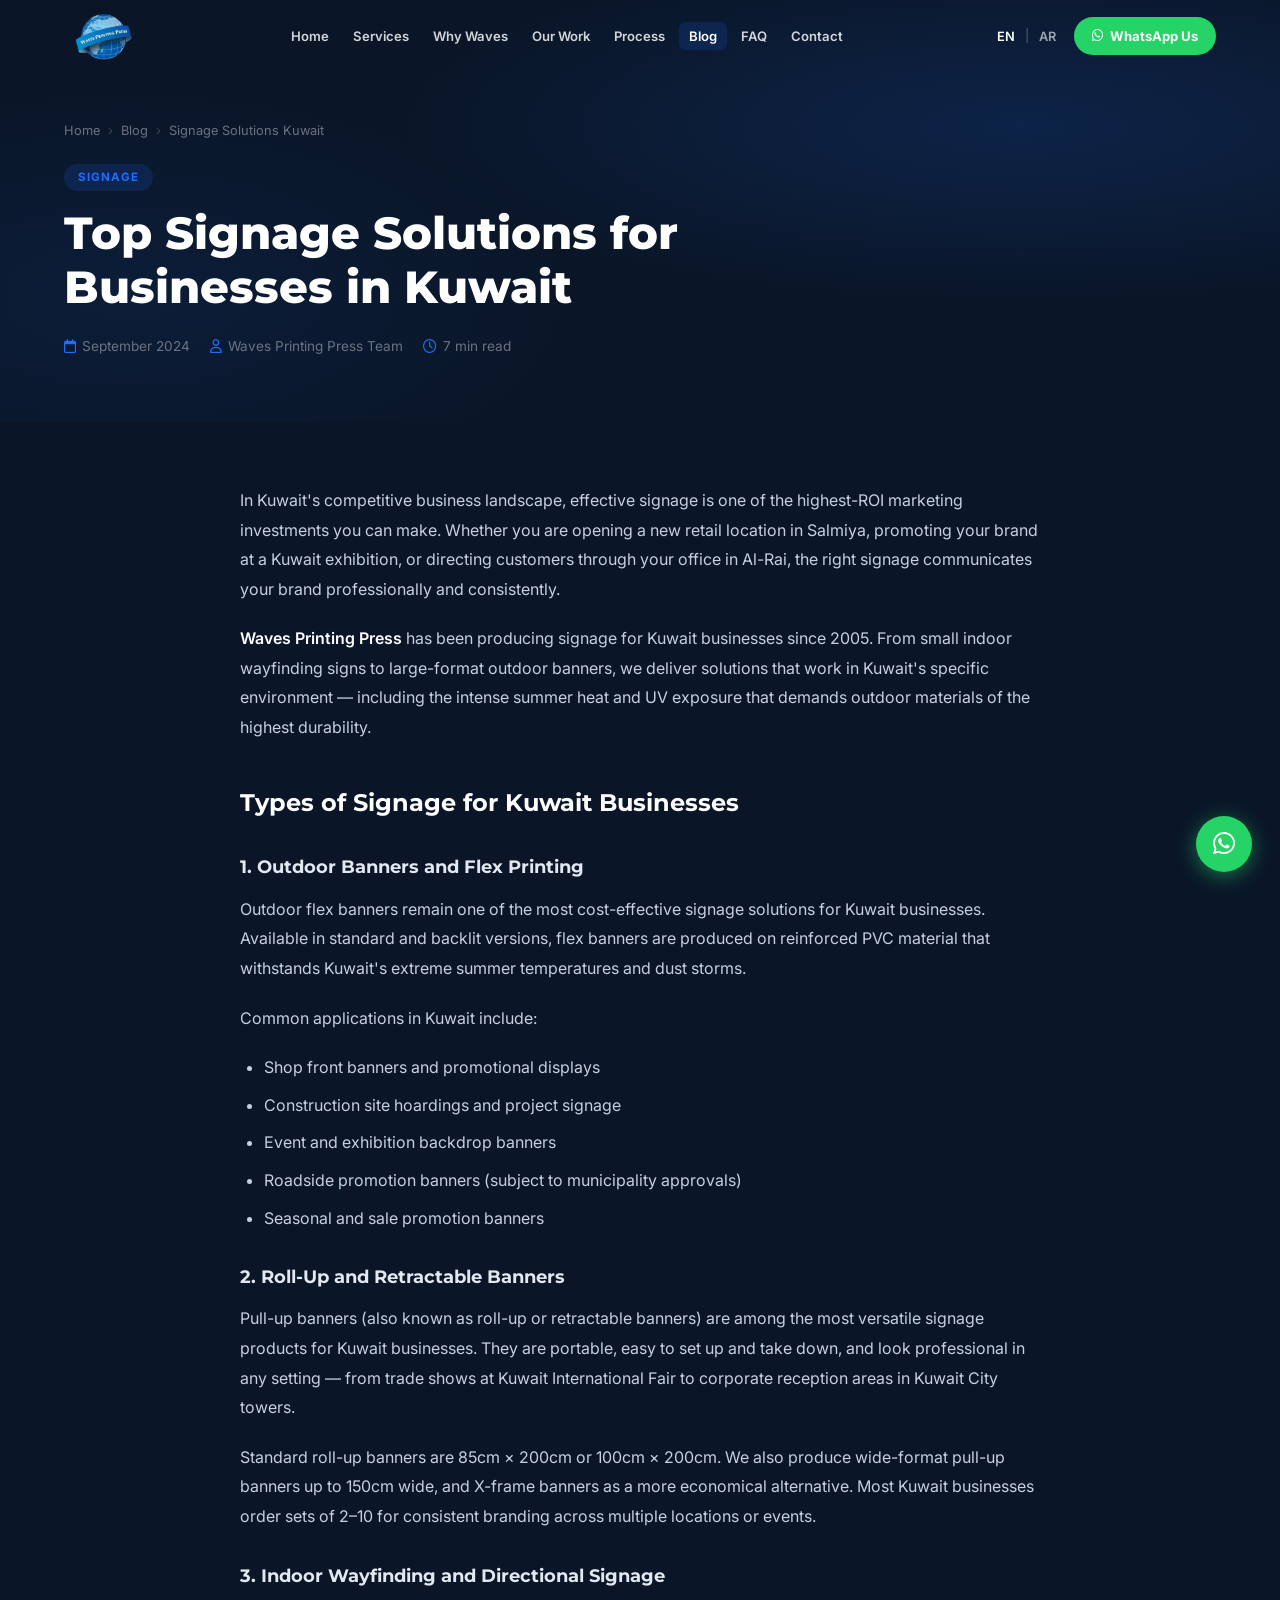
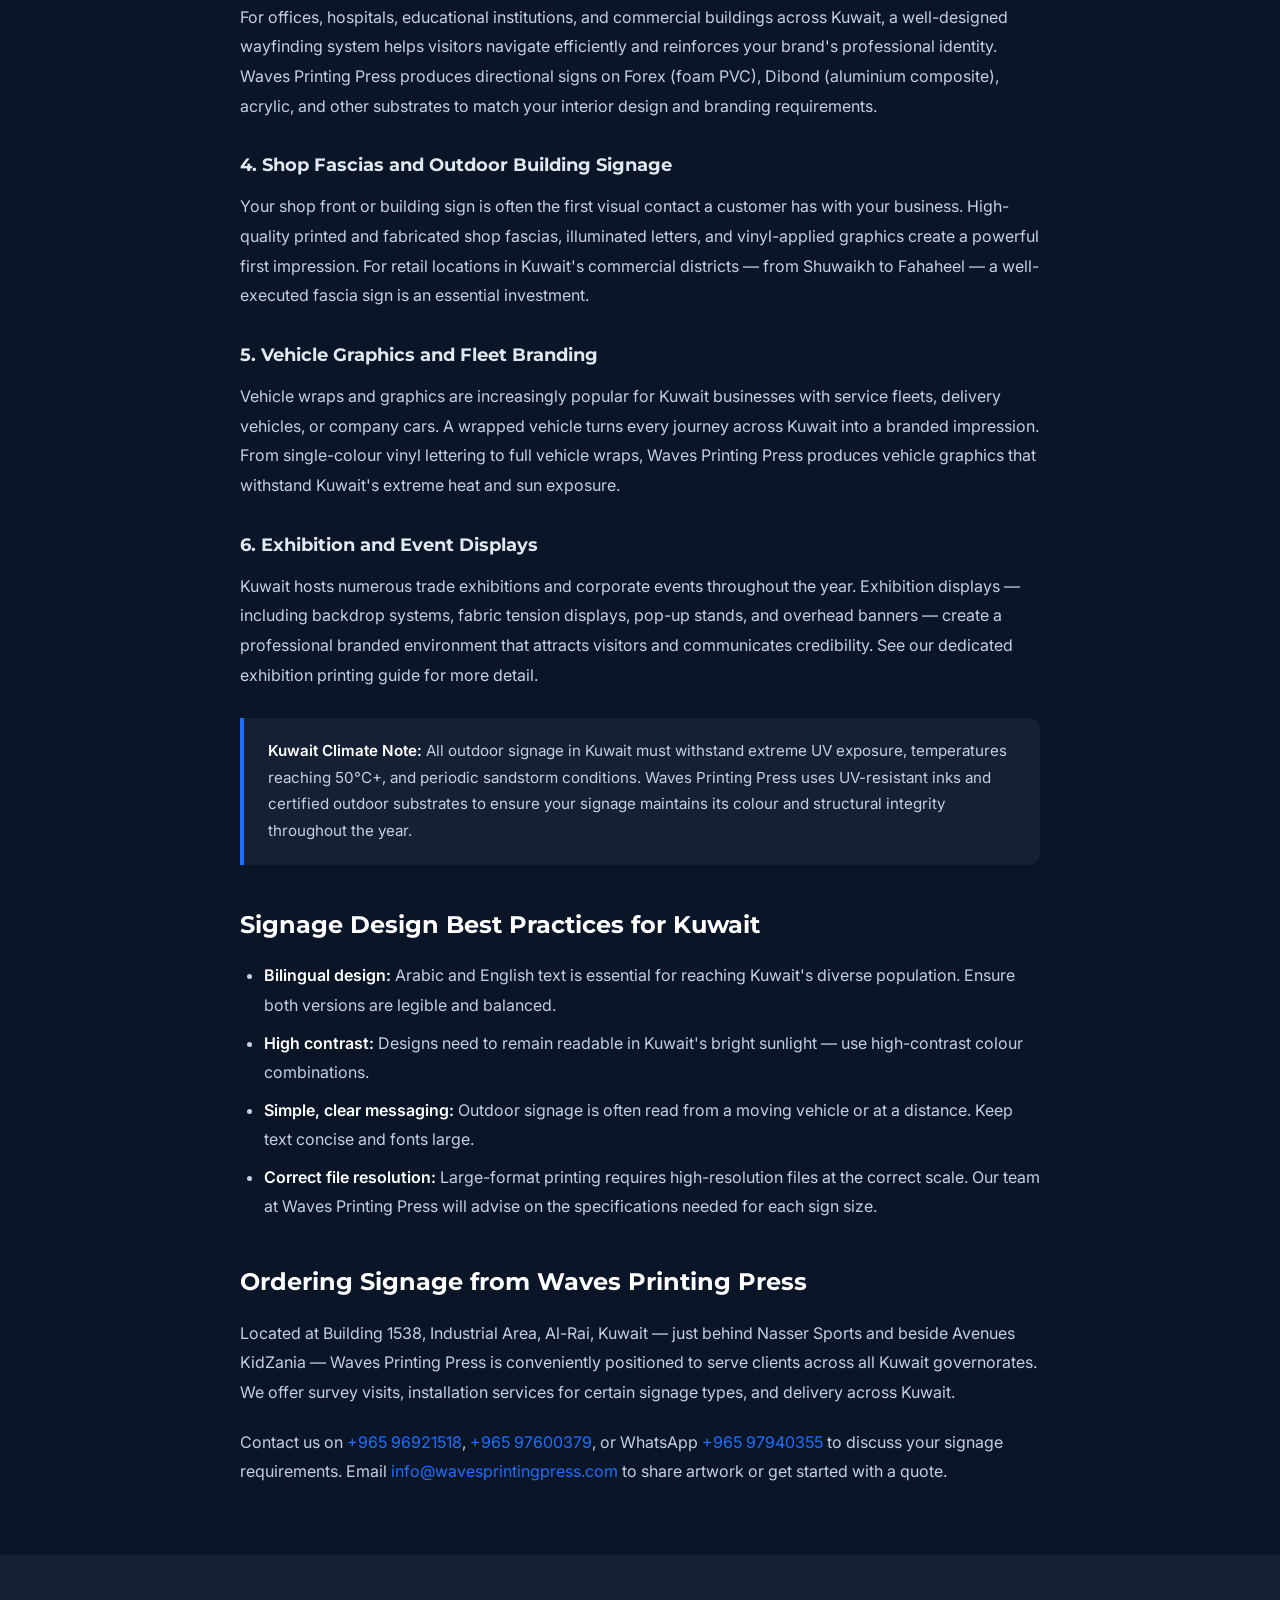
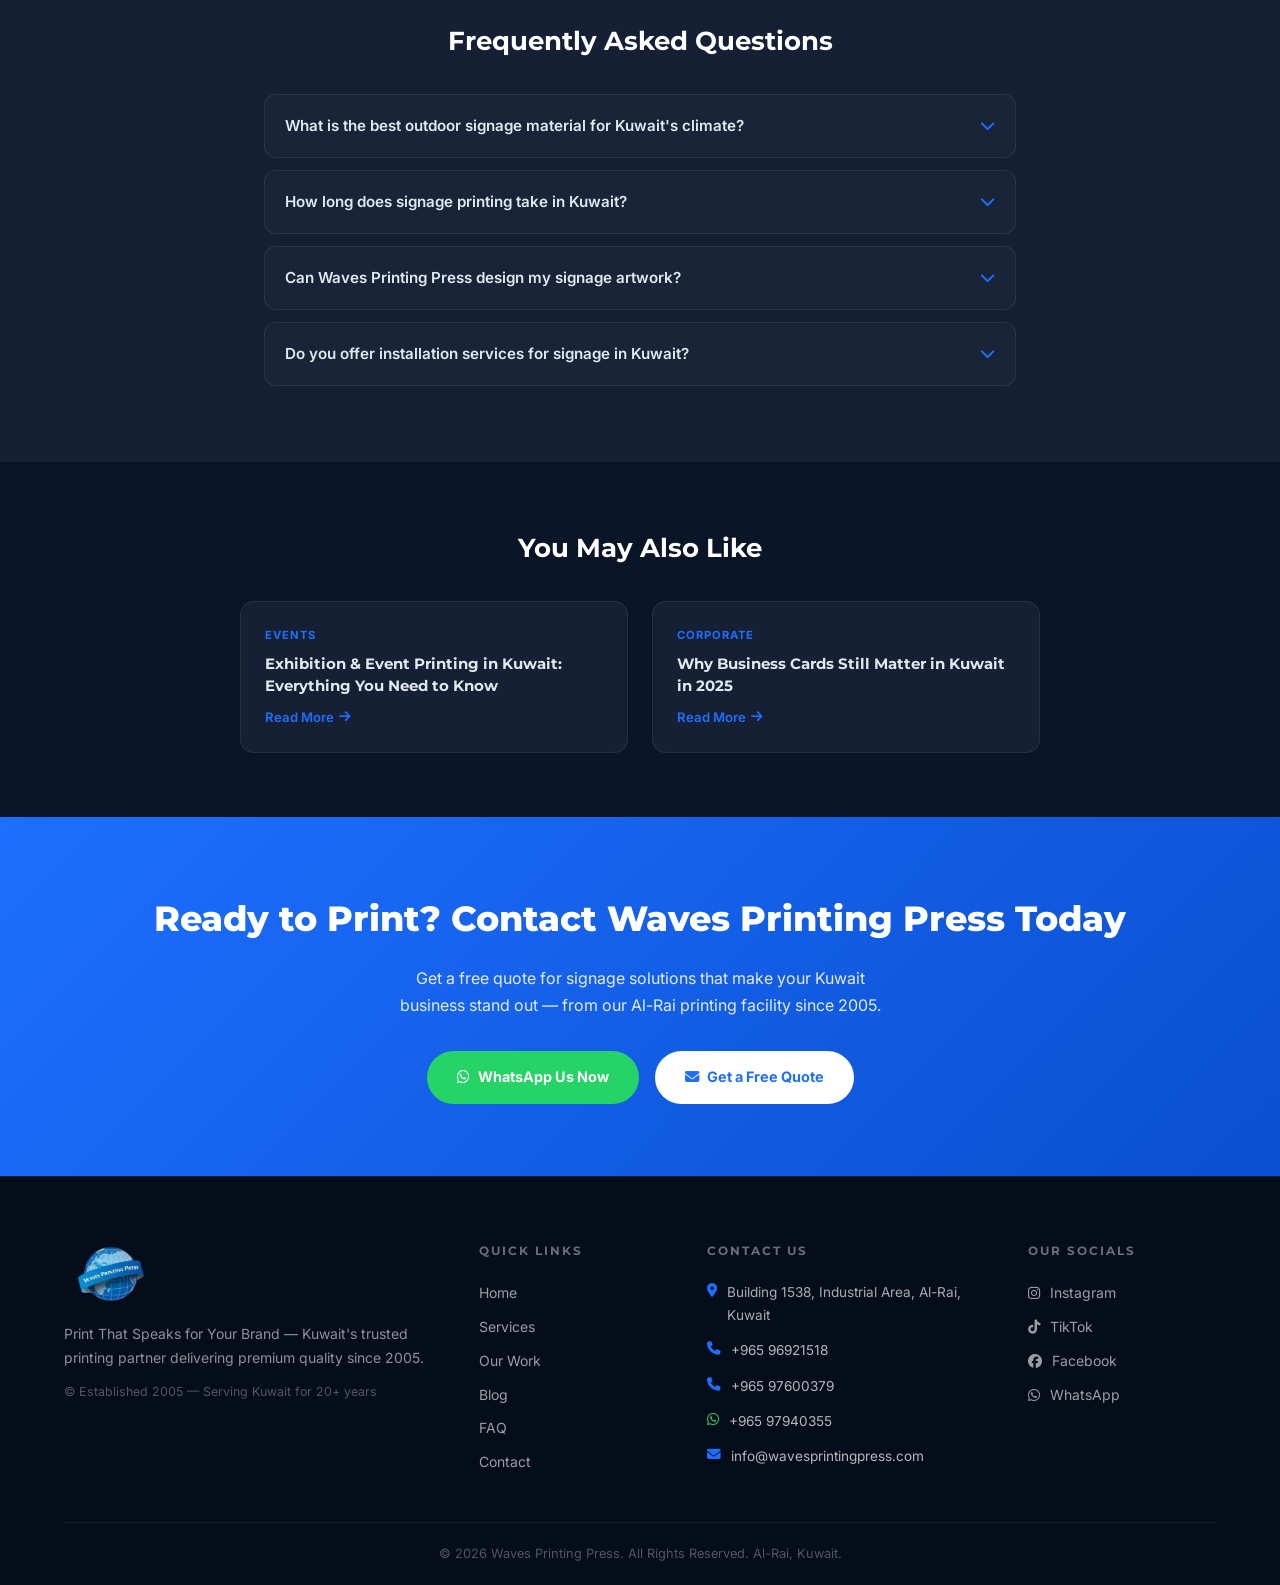
<file: blog-post-7.html>
<!DOCTYPE html>
<html lang="en" dir="ltr">
<head>
  <meta charset="UTF-8">
  <meta name="viewport" content="width=device-width, initial-scale=1.0">
  <title>Top Signage Solutions for Businesses in Kuwait | Waves</title>
  <meta name="description" content="Discover top signage solutions for Kuwait businesses — outdoor banners, indoor signs, wayfinding & more. Expert printing by Waves Printing Press, Al-Rai, Kuwait.">
  <meta name="robots" content="index, follow">
  <meta name="author" content="Waves Printing Press">
  <link rel="canonical" href="https://wavesprintingpress.com/blog-post-7.html">
  <meta property="og:type" content="article">
  <meta property="og:url" content="https://gaur61201.github.io/waves-printing-press/blog-post-7.html">
  <meta property="og:title" content="Top Signage Solutions for Businesses in Kuwait | Waves Printing Press">
  <meta property="og:description" content="Complete guide to business signage solutions in Kuwait — from outdoor banners to indoor wayfinding systems, by Waves Printing Press.">
  <meta property="og:image" content="https://gaur61201.github.io/waves-printing-press/images/waves_logo/waves_logo.png">
  <meta property="article:published_time" content="2024-09-09">
  <meta name="twitter:card" content="summary_large_image">
  <meta name="twitter:title" content="Top Signage Solutions for Businesses in Kuwait">
  <meta name="twitter:description" content="Expert guide to business signage in Kuwait from Waves Printing Press, Al-Rai.">
  <meta name="twitter:image" content="https://gaur61201.github.io/waves-printing-press/images/waves_logo/waves_logo.png">
  <link rel="preconnect" href="https://fonts.googleapis.com">
  <link rel="preconnect" href="https://fonts.gstatic.com" crossorigin>
  <link href="https://fonts.googleapis.com/css2?family=Cairo:wght@400;600;700;800&family=Inter:wght@400;500;600&family=Montserrat:wght@400;500;600;700;800&display=swap" rel="stylesheet">
  <link rel="stylesheet" href="https://cdnjs.cloudflare.com/ajax/libs/font-awesome/6.4.2/css/all.min.css">
  <!-- Favicon -->
  <link rel="icon" type="image/png" href="images/waves_logo/waves_logo.png">
  <link rel="apple-touch-icon" href="images/waves_logo/waves_logo.png">
  <script type="application/ld+json">
  {
    "@context": "https://schema.org",
    "@type": "Article",
    "headline": "Top Signage Solutions for Businesses in Kuwait",
    "datePublished": "2024-09-09",
    "dateModified": "2026-03-21",
    "author": { "@type": "Organization", "name": "Waves Printing Press", "url": "https://wavesprintingpress.com" },
    "publisher": { "@type": "Organization", "name": "Waves Printing Press", "logo": { "@type": "ImageObject", "url": "https://gaur61201.github.io/waves-printing-press/images/waves_logo/waves_logo.png" } },
    "description": "Guide to top signage solutions for Kuwait businesses including outdoor banners, indoor signs, and wayfinding systems.",
    "image": "https://gaur61201.github.io/waves-printing-press/images/waves_logo/waves_logo.png",
    "mainEntityOfPage": { "@type": "WebPage", "@id": "https://wavesprintingpress.com/blog-post-7.html" }
  }
  </script>

  <!-- BreadcrumbList Schema -->
  <script type="application/ld+json">
  {
    "@context": "https://schema.org",
    "@type": "BreadcrumbList",
    "itemListElement": [
      {"@type": "ListItem", "position": 1, "name": "Home", "item": "https://gaur61201.github.io/waves-printing-press/"},
      {"@type": "ListItem", "position": 2, "name": "Blog", "item": "https://gaur61201.github.io/waves-printing-press/blog.html"},
      {"@type": "ListItem", "position": 3, "name": "Top Signage Solutions for Businesses in Kuwait"}
    ]
  }
  </script>

  <style>
    :root{--primary:#0A1628;--accent:#1E6FFF;--white:#FFFFFF;--light-bg:#F4F7FF;--text-dark:#1A1A2E;--text-muted:#6B7280;--border:rgba(255,255,255,0.08);--card-bg:#111827;--navy-light:#162035;--font-head:'Montserrat',sans-serif;--font-body:'Inter',sans-serif;--font-ar:'Cairo',sans-serif;}
    *,*::before,*::after{box-sizing:border-box;margin:0;padding:0;}html{scroll-behavior:smooth;}
    body{font-family:var(--font-body);background:var(--primary);color:#e2e8f0;line-height:1.7;overflow-x:hidden;}
    [dir="rtl"] body{font-family:var(--font-ar);}img{max-width:100%;height:auto;display:block;}a{color:var(--accent);text-decoration:none;}a:hover{text-decoration:underline;}
    .container{width:100%;max-width:1200px;margin:0 auto;padding:0 24px;}
    [lang="en"] .ar-text{display:none;}[lang="ar"] .en-text{display:none;}body[dir="ltr"] .ar-text{display:none!important;}body[dir="rtl"] .en-text{display:none!important;}[lang="ar"]{font-family:var(--font-ar);}
    #navbar{position:fixed;top:0;left:0;right:0;z-index:1000;padding:0 24px;transition:background 0.3s ease,box-shadow 0.3s ease;}
    #navbar.scrolled{background:rgba(10,22,40,0.97);box-shadow:0 2px 24px rgba(0,0,0,0.35);backdrop-filter:blur(12px);}
    .nav-inner{display:flex;align-items:center;justify-content:space-between;height:72px;gap:16px;}
    .nav-logo{display:flex;align-items:center;gap:10px;text-decoration:none;flex-shrink:0;}
    .nav-logo img{height:55px;width:auto;}.nav-logo-css{display:flex;align-items:center;gap:8px;}
    .logo-label{font-family:var(--font-head);font-weight:800;font-size:1rem;color:#fff;}
    .mini-globe{width:28px;height:28px;border-radius:50%;background:var(--accent);}
    .nav-links{display:flex;list-style:none;gap:4px;align-items:center;}
    .nav-links a{font-family:var(--font-body);font-size:0.82rem;font-weight:600;color:rgba(255,255,255,0.82);padding:6px 10px;border-radius:6px;transition:color 0.2s,background 0.2s;text-decoration:none;white-space:nowrap;}
    .nav-links a:hover,.nav-links a.nav-active{color:#fff;background:rgba(30,111,255,0.15);}
    .nav-right{display:flex;align-items:center;gap:12px;flex-shrink:0;}
    .lang-toggle{display:flex;align-items:center;gap:4px;}
    .lang-btn{background:transparent;border:none;color:rgba(255,255,255,0.6);font-family:var(--font-body);font-size:0.8rem;font-weight:600;cursor:pointer;padding:4px 6px;border-radius:4px;transition:color 0.2s;}
    .lang-btn.active{color:#fff;}.lang-sep{color:rgba(255,255,255,0.3);font-size:0.8rem;}
    .btn-wa-nav{display:inline-flex;align-items:center;gap:7px;padding:8px 18px;border-radius:50px;background:#25D366;color:#fff;font-family:var(--font-body);font-size:0.82rem;font-weight:700;text-decoration:none;transition:transform 0.2s,box-shadow 0.2s;white-space:nowrap;}
    .btn-wa-nav:hover{transform:translateY(-1px);box-shadow:0 4px 16px rgba(37,211,102,0.35);text-decoration:none;}
    .hamburger{display:none;flex-direction:column;gap:5px;background:transparent;border:none;cursor:pointer;padding:4px;}
    .hamburger span{display:block;width:24px;height:2px;background:#fff;border-radius:2px;transition:all 0.3s ease;}
    .hamburger.open span:nth-child(1){transform:translateY(7px) rotate(45deg);}
    .hamburger.open span:nth-child(2){opacity:0;}
    .hamburger.open span:nth-child(3){transform:translateY(-7px) rotate(-45deg);}
    .mobile-menu{display:none;flex-direction:column;gap:0;background:rgba(10,22,40,0.98);backdrop-filter:blur(16px);padding:16px 0 24px;border-top:1px solid rgba(255,255,255,0.06);}
    .mobile-menu.open{display:flex;}
    .mobile-menu a{padding:13px 28px;color:rgba(255,255,255,0.85);font-size:0.95rem;font-weight:600;border-bottom:1px solid rgba(255,255,255,0.04);transition:background 0.2s,color 0.2s;text-decoration:none;}
    .mobile-menu a:hover{background:rgba(30,111,255,0.1);color:#fff;}
    .mobile-lang-row{display:flex;gap:12px;padding:16px 28px 8px;}.mobile-lang-row .lang-btn{font-size:0.9rem;padding:8px 16px;border:1px solid rgba(255,255,255,0.2);border-radius:6px;}
    .mobile-wa{margin:12px 28px 0;padding:12px 20px !important;background:#25D366 !important;border-radius:10px;color:#fff !important;display:flex !important;align-items:center;gap:8px;justify-content:center;border-bottom:none !important;}
    @media(max-width:1024px){.nav-links{display:none;}}@media(max-width:768px){.btn-wa-nav .en-text,.btn-wa-nav .ar-text{display:none;}.hamburger{display:flex;}}
    .post-hero{background:var(--primary);padding:120px 0 64px;position:relative;overflow:hidden;}
    .post-hero::before{content:'';position:absolute;inset:0;background:radial-gradient(ellipse 70% 60% at 80% 30%,rgba(30,111,255,0.15) 0%,transparent 70%),radial-gradient(ellipse 50% 70% at 10% 70%,rgba(30,111,255,0.08) 0%,transparent 70%);}
    .post-hero .container{position:relative;z-index:1;}
    .post-breadcrumb{display:flex;align-items:center;gap:8px;font-size:0.8rem;color:var(--text-muted);margin-bottom:20px;flex-wrap:wrap;}
    .post-breadcrumb a{color:var(--text-muted);transition:color 0.2s;}.post-breadcrumb a:hover{color:var(--accent);text-decoration:none;}.post-breadcrumb .sep{color:rgba(255,255,255,0.2);}
    .post-cat-badge{display:inline-block;padding:4px 14px;background:rgba(30,111,255,0.15);color:var(--accent);border-radius:50px;font-size:0.72rem;font-weight:700;letter-spacing:1px;text-transform:uppercase;margin-bottom:16px;}
    .post-hero h1{font-family:var(--font-head);font-size:clamp(1.8rem,4vw,2.8rem);font-weight:800;color:#fff;line-height:1.2;margin-bottom:20px;max-width:820px;}
    .post-meta-row{display:flex;align-items:center;gap:20px;flex-wrap:wrap;color:var(--text-muted);font-size:0.85rem;}
    .post-meta-row span{display:flex;align-items:center;gap:6px;}.post-meta-row i{color:var(--accent);}
    .post-body-section{padding:64px 0 48px;}.post-layout{max-width:800px;margin:0 auto;}
    .post-layout h2{font-family:var(--font-head);font-size:1.5rem;font-weight:700;color:#fff;margin:40px 0 16px;}
    .post-layout h3{font-family:var(--font-head);font-size:1.15rem;font-weight:700;color:#e2e8f0;margin:28px 0 12px;}
    .post-layout p{color:#c5cfe0;line-height:1.85;margin-bottom:20px;font-size:1rem;}
    .post-layout ul,.post-layout ol{margin:0 0 20px 24px;color:#c5cfe0;line-height:1.85;}
    [dir="rtl"] .post-layout ul,[dir="rtl"] .post-layout ol{margin:0 24px 20px 0;}.post-layout li{margin-bottom:8px;}.post-layout strong{color:#fff;font-weight:600;}
    .post-highlight{background:var(--navy-light);border-left:4px solid var(--accent);border-radius:0 12px 12px 0;padding:20px 24px;margin:28px 0;color:#c5cfe0;font-size:0.95rem;line-height:1.75;}
    [dir="rtl"] .post-highlight{border-left:none;border-right:4px solid var(--accent);border-radius:12px 0 0 12px;}
    .post-faq{background:var(--navy-light);padding:64px 0;}.post-faq .container{max-width:800px;margin:0 auto;}
    .post-faq h2{font-family:var(--font-head);font-size:1.6rem;font-weight:700;color:#fff;margin-bottom:32px;text-align:center;}
    .faq-item{border:1px solid rgba(255,255,255,0.08);border-radius:12px;margin-bottom:12px;overflow:hidden;background:rgba(255,255,255,0.02);}
    .faq-item summary{display:flex;justify-content:space-between;align-items:center;padding:18px 20px;cursor:pointer;font-weight:600;color:#e2e8f0;font-size:0.95rem;list-style:none;gap:12px;}
    .faq-item summary::-webkit-details-marker{display:none;}.faq-item summary:hover{color:#fff;background:rgba(30,111,255,0.05);}
    .faq-arrow{color:var(--accent);flex-shrink:0;transition:transform 0.3s ease;}.faq-item[open] .faq-arrow{transform:rotate(180deg);}
    .faq-body{padding:0 20px 18px;color:#a8b4c8;font-size:0.9rem;line-height:1.75;}
    .post-related{padding:64px 0;}.post-related h2{font-family:var(--font-head);font-size:1.6rem;font-weight:700;color:#fff;margin-bottom:32px;text-align:center;}
    .related-grid{display:grid;grid-template-columns:repeat(2,1fr);gap:24px;max-width:800px;margin:0 auto;}
    @media(max-width:560px){.related-grid{grid-template-columns:1fr;}}
    .related-card{background:var(--navy-light);border:1px solid rgba(255,255,255,0.07);border-radius:14px;padding:24px;transition:border-color 0.3s,transform 0.3s;text-decoration:none;display:block;}
    .related-card:hover{border-color:var(--accent);transform:translateY(-4px);text-decoration:none;}
    .related-cat{font-size:0.7rem;font-weight:700;letter-spacing:1px;text-transform:uppercase;color:var(--accent);margin-bottom:8px;display:block;}
    .related-card h3{font-family:var(--font-head);font-size:0.95rem;font-weight:700;color:#e2e8f0;line-height:1.4;margin-bottom:8px;}
    .related-card .read-link{font-size:0.82rem;font-weight:600;color:var(--accent);display:flex;align-items:center;gap:5px;margin-top:10px;}
    .post-cta{background:linear-gradient(135deg,var(--accent) 0%,#0a4fcf 100%);padding:72px 0;text-align:center;}
    .post-cta h2{font-family:var(--font-head);font-size:clamp(1.5rem,4vw,2.2rem);font-weight:800;color:#fff;margin-bottom:16px;}
    .post-cta p{color:rgba(255,255,255,0.88);font-size:1rem;max-width:500px;margin:0 auto 32px;line-height:1.7;}
    .cta-btn-row{display:flex;justify-content:center;gap:16px;flex-wrap:wrap;}
    .btn-cta-white{display:inline-flex;align-items:center;gap:8px;padding:14px 30px;border-radius:50px;background:#fff;color:var(--accent);font-family:var(--font-body);font-size:0.9rem;font-weight:700;text-decoration:none;transition:transform 0.25s,box-shadow 0.25s;}
    .btn-cta-white:hover{transform:translateY(-2px);box-shadow:0 8px 24px rgba(0,0,0,0.2);text-decoration:none;}
    .btn-cta-wa{display:inline-flex;align-items:center;gap:8px;padding:14px 30px;border-radius:50px;background:#25D366;color:#fff;font-family:var(--font-body);font-size:0.9rem;font-weight:700;text-decoration:none;transition:transform 0.25s,box-shadow 0.25s;}
    .btn-cta-wa:hover{transform:translateY(-2px);box-shadow:0 8px 24px rgba(37,211,102,0.4);text-decoration:none;}
    #footer{background:#060d1a;padding:64px 0 0;border-top:1px solid rgba(255,255,255,0.06);}
    .footer-grid{display:grid;grid-template-columns:2fr 1fr 1.5fr 1fr;gap:40px;padding-bottom:48px;}
    @media(max-width:900px){.footer-grid{grid-template-columns:1fr 1fr;}}@media(max-width:560px){.footer-grid{grid-template-columns:1fr;}}
    .footer-col h4{font-family:var(--font-head);font-size:0.75rem;font-weight:700;letter-spacing:2px;text-transform:uppercase;color:rgba(255,255,255,0.4);margin-bottom:20px;}
    .foot-logo{margin-bottom:16px;}.foot-logo img{height:65px;width:auto;}
    .foot-tagline{font-size:0.875rem;color:rgba(255,255,255,0.55);line-height:1.7;margin-bottom:12px;}.foot-since{font-size:0.78rem;color:rgba(255,255,255,0.3);}
    .foot-links{display:flex;flex-direction:column;gap:10px;}.foot-links a{font-size:0.875rem;color:rgba(255,255,255,0.6);text-decoration:none;transition:color 0.2s;}.foot-links a:hover{color:var(--accent);}
    .foot-contacts{display:flex;flex-direction:column;gap:12px;}
    .foot-ci{display:flex;align-items:flex-start;gap:10px;font-size:0.85rem;}.foot-ci i{color:var(--accent);margin-top:3px;flex-shrink:0;}.foot-ci .wai{color:#25D366;}
    .foot-ci a{color:rgba(255,255,255,0.7);text-decoration:none;transition:color 0.2s;}.foot-ci a:hover{color:var(--accent);}.foot-ci span{color:rgba(255,255,255,0.65);}
    .footer-socials-list{display:flex;flex-direction:column;gap:10px;}
    .footer-social-link{display:flex;align-items:center;gap:10px;font-size:0.875rem;color:rgba(255,255,255,0.6);text-decoration:none;transition:color 0.2s;}.footer-social-link:hover{color:var(--accent);}
    .footer-bottom{border-top:1px solid rgba(255,255,255,0.06);padding:20px 0;text-align:center;}.foot-copy{font-size:0.8rem;color:rgba(255,255,255,0.3);}
    .whatsapp-float{position:fixed;bottom:28px;right:28px;z-index:999;width:56px;height:56px;border-radius:50%;background:#25D366;color:#fff;display:flex;align-items:center;justify-content:center;font-size:1.6rem;box-shadow:0 4px 20px rgba(37,211,102,0.5);text-decoration:none;transition:transform 0.3s,box-shadow 0.3s;}
    .whatsapp-float:hover{transform:scale(1.1);box-shadow:0 6px 28px rgba(37,211,102,0.65);text-decoration:none;}[dir="rtl"] .whatsapp-float{right:auto;left:28px;}
  </style>

  <script type="application/ld+json">
  {
    "@context": "https://schema.org",
    "@type": "FAQPage",
    "mainEntity": [
      {
        "@type": "Question",
        "name": "What is the best outdoor signage material for Kuwait's climate?",
        "acceptedAnswer": {
          "@type": "Answer",
          "text": "For Kuwait's extreme heat and UV exposure, we recommend 510gsm or higher PVC flex for banners, Dibond (3mm aluminium composite) for rigid outdoor signs, and UV-stable vinyl films for applied graphics. All outdoor materials used by Waves Printing Press are rated for Gulf climate conditions and printed with UV-resistant inks."
        }
      },
      {
        "@type": "Question",
        "name": "How long does signage printing take in Kuwait?",
        "acceptedAnswer": {
          "@type": "Answer",
          "text": "Standard signage orders are typically completed in 2–5 business days. Large or complex signage projects may require 5–10 days. Rush production for urgent projects (24–48 hours) is available for certain products. Contact us on WhatsApp +965 97940355 to discuss your specific deadline requirements."
        }
      },
      {
        "@type": "Question",
        "name": "Can Waves Printing Press design my signage artwork?",
        "acceptedAnswer": {
          "@type": "Answer",
          "text": "Yes. Our in-house design team can create signage artwork from scratch or adapt your existing brand assets for large-format applications. We are experienced in bilingual Arabic/English sign layouts and can advise on the best design approach for your specific signage type and viewing distance."
        }
      },
      {
        "@type": "Question",
        "name": "Do you offer installation services for signage in Kuwait?",
        "acceptedAnswer": {
          "@type": "Answer",
          "text": "We offer installation assistance for certain signage types including vinyl application and some mounting systems. For complex structural signage installations, we can recommend trusted installation partners in Kuwait. Contact us to discuss the full scope of your signage project and what support is available."
        }
      }
    ]
  }
  </script>
</head>
<body dir="ltr">
<nav id="navbar" role="navigation" aria-label="Main navigation">
  <div class="container nav-inner">
    <a href="index.html" class="nav-logo"><img src="images/waves_logo/waves_logo.png" alt="Waves Printing Press Logo" height="55" onerror="this.style.display='none'; this.nextElementSibling.style.display='flex';"><div class="nav-logo-css" style="display:none;"><div class="mini-globe"></div><span class="logo-label">Waves Printing Press</span></div></a>
    <ul class="nav-links" role="list">
      <li><a href="index.html#hero" class="en-text">Home</a><a href="index.html#hero" class="ar-text">الرئيسية</a></li>
      <li><a href="index.html#services" class="en-text">Services</a><a href="index.html#services" class="ar-text">خدماتنا</a></li>
      <li><a href="index.html#why-waves" class="en-text">Why Waves</a><a href="index.html#why-waves" class="ar-text">لماذا أمواج</a></li>
      <li><a href="index.html#our-work" class="en-text">Our Work</a><a href="index.html#our-work" class="ar-text">أعمالنا</a></li>
      <li><a href="index.html#process" class="en-text">Process</a><a href="index.html#process" class="ar-text">كيف نعمل</a></li>
      <li><a href="blog.html" class="en-text nav-active">Blog</a><a href="blog.html" class="ar-text nav-active">المدونة</a></li>
      <li><a href="index.html#faq" class="en-text">FAQ</a><a href="index.html#faq" class="ar-text">الأسئلة</a></li>
      <li><a href="index.html#contact" class="en-text">Contact</a><a href="index.html#contact" class="ar-text">تواصل</a></li>
    </ul>
    <div class="nav-right">
      <div class="lang-toggle"><button class="lang-btn active" id="btn-en" onclick="setLang('en')" aria-pressed="true">EN</button><span class="lang-sep">|</span><button class="lang-btn" id="btn-ar" onclick="setLang('ar')" aria-pressed="false">AR</button></div>
      <a href="https://wa.me/96597940355" class="btn-wa-nav" target="_blank" rel="noopener"><i class="fa-brands fa-whatsapp"></i><span class="en-text">WhatsApp Us</span><span class="ar-text">واتساب</span></a>
      <button class="hamburger" id="hamburger" aria-label="Toggle menu" aria-expanded="false"><span></span><span></span><span></span></button>
    </div>
  </div>
  <div class="mobile-menu" id="mobile-menu">
    <a href="index.html#hero"><span class="en-text">Home</span><span class="ar-text">الرئيسية</span></a>
    <a href="index.html#services"><span class="en-text">Services</span><span class="ar-text">خدماتنا</span></a>
    <a href="index.html#why-waves"><span class="en-text">Why Waves</span><span class="ar-text">لماذا أمواج</span></a>
    <a href="index.html#our-work"><span class="en-text">Our Work</span><span class="ar-text">أعمالنا</span></a>
    <a href="index.html#process"><span class="en-text">Process</span><span class="ar-text">كيف نعمل</span></a>
    <a href="blog.html"><span class="en-text">Blog</span><span class="ar-text">المدونة</span></a>
    <a href="index.html#faq"><span class="en-text">FAQ</span><span class="ar-text">الأسئلة الشائعة</span></a>
    <a href="index.html#contact"><span class="en-text">Contact</span><span class="ar-text">تواصل معنا</span></a>
    <div class="mobile-lang-row"><button class="lang-btn" onclick="setLang('en');">EN</button><button class="lang-btn" onclick="setLang('ar');">AR / عربي</button></div>
    <a href="https://wa.me/96597940355" class="mobile-wa" target="_blank" rel="noopener"><i class="fa-brands fa-whatsapp"></i><span class="en-text">WhatsApp Us</span><span class="ar-text">تواصل عبر واتساب</span></a>
  </div>
</nav>

<section class="post-hero" aria-labelledby="post-title">
  <div class="container">
    <nav class="post-breadcrumb" aria-label="Breadcrumb">
      <a href="index.html"><span class="en-text">Home</span><span class="ar-text">الرئيسية</span></a><span class="sep">›</span><a href="blog.html"><span class="en-text">Blog</span><span class="ar-text">المدونة</span></a><span class="sep">›</span><span><span class="en-text">Signage Solutions Kuwait</span><span class="ar-text">حلول اللافتات في الكويت</span></span>
    </nav>
    <span class="post-cat-badge"><span class="en-text">Signage</span><span class="ar-text">لافتات</span></span>
    <h1 id="post-title"><span class="en-text">Top Signage Solutions for Businesses in Kuwait</span><span class="ar-text">أفضل حلول اللافتات للشركات في الكويت</span></h1>
    <div class="post-meta-row">
      <span><i class="fa-regular fa-calendar"></i> September 2024</span>
      <span><i class="fa-regular fa-user"></i> <span class="en-text">Waves Printing Press Team</span><span class="ar-text">فريق أمواج للطباعة</span></span>
      <span><i class="fa-regular fa-clock"></i> <span class="en-text">7 min read</span><span class="ar-text">7 دقائق قراءة</span></span>
    </div>
  </div>
</section>

<section class="post-body-section">
  <div class="container">
    <div class="post-layout">

      <p><span class="en-text">In Kuwait's competitive business landscape, effective signage is one of the highest-ROI marketing investments you can make. Whether you are opening a new retail location in Salmiya, promoting your brand at a Kuwait exhibition, or directing customers through your office in Al-Rai, the right signage communicates your brand professionally and consistently.</span><span class="ar-text">في بيئة الأعمال التنافسية بالكويت، تُعدّ اللافتات الفعّالة من أعلى الاستثمارات التسويقية عائداً. سواء كنت تفتح موقعاً جديداً في السالمية، أو تروّج لعلامتك التجارية في معرض بالكويت، أو توجّه العملاء داخل مكتبك في الري — فإن اللافتة الصحيحة تعكس احترافية علامتك وتواصلها بشكل متسق.</span></p>

      <p><span class="en-text"><strong>Waves Printing Press</strong> has been producing signage for Kuwait businesses since 2005. From small indoor wayfinding signs to large-format outdoor banners, we deliver solutions that work in Kuwait's specific environment — including the intense summer heat and UV exposure that demands outdoor materials of the highest durability.</span><span class="ar-text"><strong>أمواج للطباعة</strong> تنتج اللافتات لشركات الكويت منذ 2005. من اللافتات الإرشادية الداخلية الصغيرة إلى البانرات الخارجية كبيرة الحجم، نقدم حلولاً مصمّمة للبيئة الكويتية — بما في ذلك حرارة الصيف الشديدة والتعرض للأشعة فوق البنفسجية اللذين يتطلبان مواد خارجية ذات متانة قصوى.</span></p>

      <h2><span class="en-text">Types of Signage for Kuwait Businesses</span><span class="ar-text">أنواع اللافتات للشركات في الكويت</span></h2>

      <h3><span class="en-text">1. Outdoor Banners and Flex Printing</span><span class="ar-text">1. البانرات الخارجية وطباعة الفليكس</span></h3>
      <p><span class="en-text">Outdoor flex banners remain one of the most cost-effective signage solutions for Kuwait businesses. Available in standard and backlit versions, flex banners are produced on reinforced PVC material that withstands Kuwait's extreme summer temperatures and dust storms.</span><span class="ar-text">تبقى بانرات الفليكس الخارجية من أكثر حلول اللافتات فعالية من حيث التكلفة لشركات الكويت. متوفرة بإصدارات قياسية ومضاءة من الخلف، وتُنتج على مادة PVC مقوّاة تتحمل درجات الحرارة القصوى والعواصف الرملية الكويتية.</span></p>
      <p><span class="en-text">Common applications in Kuwait include:</span><span class="ar-text">تشمل التطبيقات الشائعة في الكويت:</span></p>
      <ul>
        <li><span class="en-text">Shop front banners and promotional displays</span><span class="ar-text">بانرات واجهات المحلات والعروض الترويجية</span></li>
        <li><span class="en-text">Construction site hoardings and project signage</span><span class="ar-text">أسوار مواقع البناء ولافتات المشاريع</span></li>
        <li><span class="en-text">Event and exhibition backdrop banners</span><span class="ar-text">بانرات خلفية للفعاليات والمعارض</span></li>
        <li><span class="en-text">Roadside promotion banners (subject to municipality approvals)</span><span class="ar-text">بانرات ترويجية على جوانب الطرق (تخضع لموافقات البلدية)</span></li>
        <li><span class="en-text">Seasonal and sale promotion banners</span><span class="ar-text">بانرات التخفيضات والمواسم الترويجية</span></li>
      </ul>

      <h3><span class="en-text">2. Roll-Up and Retractable Banners</span><span class="ar-text">2. البانرات القابلة للسحب واللف</span></h3>
      <p><span class="en-text">Pull-up banners (also known as roll-up or retractable banners) are among the most versatile signage products for Kuwait businesses. They are portable, easy to set up and take down, and look professional in any setting — from trade shows at Kuwait International Fair to corporate reception areas in Kuwait City towers.</span><span class="ar-text">تُعدّ البانرات القابلة للسحب (المعروفة أيضاً بالبانرات اللفّافة أو القابلة للطي) من أكثر منتجات اللافتات تنوعاً لشركات الكويت. فهي محمولة وسهلة التركيب والطي، وتبدو احترافية في أي مكان — من المعارض التجارية في معرض الكويت الدولي إلى مناطق الاستقبال في أبراج الكويت.</span></p>
      <p><span class="en-text">Standard roll-up banners are 85cm × 200cm or 100cm × 200cm. We also produce wide-format pull-up banners up to 150cm wide, and X-frame banners as a more economical alternative. Most Kuwait businesses order sets of 2–10 for consistent branding across multiple locations or events.</span><span class="ar-text">المقاسات القياسية للبانرات اللفّافة هي 85 سم × 200 سم أو 100 سم × 200 سم. كما ننتج بانرات واسعة تصل إلى 150 سم، وبانرات X-frame كبديل اقتصادي. تطلب معظم الشركات الكويتية مجموعات من 2 إلى 10 قطع لتحقيق هوية بصرية موحّدة عبر مواقع أو فعاليات متعددة.</span></p>

      <h3><span class="en-text">3. Indoor Wayfinding and Directional Signage</span><span class="ar-text">3. لافتات الإرشاد والتوجيه الداخلي</span></h3>
      <p><span class="en-text">For offices, hospitals, educational institutions, and commercial buildings across Kuwait, a well-designed wayfinding system helps visitors navigate efficiently and reinforces your brand's professional identity. Waves Printing Press produces directional signs on Forex (foam PVC), Dibond (aluminium composite), acrylic, and other substrates to match your interior design and branding requirements.</span><span class="ar-text">بالنسبة للمكاتب والمستشفيات والمؤسسات التعليمية والمباني التجارية في جميع أنحاء الكويت، يساعد نظام الإرشاد المصمّم جيداً الزوار على التنقل بكفاءة ويعزز هوية علامتك التجارية الاحترافية. تنتج أمواج للطباعة لافتات إرشادية على مواد متنوعة مثل Forex وDibond والأكريليك لتناسب متطلبات تصميمك الداخلي وهويتك البصرية.</span></p>

      <h3><span class="en-text">4. Shop Fascias and Outdoor Building Signage</span><span class="ar-text">4. لافتات واجهات المحلات والمباني الخارجية</span></h3>
      <p><span class="en-text">Your shop front or building sign is often the first visual contact a customer has with your business. High-quality printed and fabricated shop fascias, illuminated letters, and vinyl-applied graphics create a powerful first impression. For retail locations in Kuwait's commercial districts — from Shuwaikh to Fahaheel — a well-executed fascia sign is an essential investment.</span><span class="ar-text">لافتة واجهة محلّك أو مبناك غالباً ما تكون أول تواصل بصري بين العميل وعملك. الواجهات المطبوعة والمصنوعة بجودة عالية، والحروف المضيئة، والجرافيك المُثبَّت بالفينيل — كل ذلك يخلق انطباعاً أولاً قوياً. في المناطق التجارية بالكويت من الشويخ إلى الفحيحيل، تُعدّ لافتة الواجهة المنفّذة بإتقان استثماراً لا غنى عنه.</span></p>

      <h3><span class="en-text">5. Vehicle Graphics and Fleet Branding</span><span class="ar-text">5. جرافيك المركبات وهوية أسطول السيارات</span></h3>
      <p><span class="en-text">Vehicle wraps and graphics are increasingly popular for Kuwait businesses with service fleets, delivery vehicles, or company cars. A wrapped vehicle turns every journey across Kuwait into a branded impression. From single-colour vinyl lettering to full vehicle wraps, Waves Printing Press produces vehicle graphics that withstand Kuwait's extreme heat and sun exposure.</span><span class="ar-text">أصبح تغليف وجرافيك المركبات شائعاً بشكل متزايد لشركات الكويت التي تمتلك أساطيل خدمة أو مركبات توصيل أو سيارات شركة. المركبة المُلفَّفة بجرافيك احترافي تحوّل كل رحلة عبر الكويت إلى انطباع للعلامة التجارية. تنتج أمواج للطباعة جرافيك مركبات يتحمّل الحرارة الشديدة والتعرض للشمس في الكويت.</span></p>

      <h3><span class="en-text">6. Exhibition and Event Displays</span><span class="ar-text">6. عروض المعارض والفعاليات</span></h3>
      <p><span class="en-text">Kuwait hosts numerous trade exhibitions and corporate events throughout the year. Exhibition displays — including backdrop systems, fabric tension displays, pop-up stands, and overhead banners — create a professional branded environment that attracts visitors and communicates credibility. See our dedicated exhibition printing guide for more detail.</span><span class="ar-text">تستضيف الكويت معارض تجارية وفعاليات مؤسسية عديدة على مدار العام. توفر عروض المعارض — بما فيها أنظمة الخلفيات وعروض القماش المشدود والحوامل المنبثقة والبانرات العلوية — بيئة احترافية تجذب الزوار وتعكس مصداقية العلامة. راجع دليل طباعة المعارض المخصص لمزيد من التفاصيل.</span></p>

      <div class="post-highlight">
        <span class="en-text"><strong>Kuwait Climate Note:</strong> All outdoor signage in Kuwait must withstand extreme UV exposure, temperatures reaching 50°C+, and periodic sandstorm conditions. Waves Printing Press uses UV-resistant inks and certified outdoor substrates to ensure your signage maintains its colour and structural integrity throughout the year.</span><span class="ar-text"><strong>ملاحظة مناخية:</strong> يجب أن تتحمّل جميع اللافتات الخارجية في الكويت التعرض الشديد للأشعة فوق البنفسجية ودرجات حرارة تتجاوز 50 درجة مئوية وعواصف رملية متكررة. تستخدم أمواج للطباعة أحباراً مقاومة للأشعة فوق البنفسجية وركائز خارجية معتمدة لضمان الحفاظ على ألوان لافتاتك وسلامتها الهيكلية طوال العام.</span>
      </div>

      <h2><span class="en-text">Signage Design Best Practices for Kuwait</span><span class="ar-text">أفضل ممارسات تصميم اللافتات في الكويت</span></h2>
      <ul>
        <li><span class="en-text"><strong>Bilingual design:</strong> Arabic and English text is essential for reaching Kuwait's diverse population. Ensure both versions are legible and balanced.</span><span class="ar-text"><strong>التصميم ثنائي اللغة:</strong> النص بالعربية والإنجليزية ضروري للوصول إلى الجمهور المتنوع في الكويت. تأكد من أن كلتا النسختين مقروءتان ومتوازنتان.</span></li>
        <li><span class="en-text"><strong>High contrast:</strong> Designs need to remain readable in Kuwait's bright sunlight — use high-contrast colour combinations.</span><span class="ar-text"><strong>التباين العالي:</strong> يجب أن تبقى التصاميم مقروءة تحت أشعة الشمس الساطعة في الكويت — استخدم مجموعات ألوان ذات تباين عالٍ.</span></li>
        <li><span class="en-text"><strong>Simple, clear messaging:</strong> Outdoor signage is often read from a moving vehicle or at a distance. Keep text concise and fonts large.</span><span class="ar-text"><strong>رسائل بسيطة وواضحة:</strong> كثيراً ما تُقرأ اللافتات الخارجية من سيارة متحركة أو من مسافة بعيدة. اجعل النص موجزاً والخطوط كبيرة.</span></li>
        <li><span class="en-text"><strong>Correct file resolution:</strong> Large-format printing requires high-resolution files at the correct scale. Our team at Waves Printing Press will advise on the specifications needed for each sign size.</span><span class="ar-text"><strong>دقة الملفات الصحيحة:</strong> تتطلب الطباعة كبيرة الحجم ملفات عالية الدقة بالمقياس الصحيح. سيرشدك فريق أمواج للطباعة حول المواصفات المطلوبة لكل مقاس لافتة.</span></li>
      </ul>

      <h2><span class="en-text">Ordering Signage from Waves Printing Press</span><span class="ar-text">طلب اللافتات من أمواج للطباعة</span></h2>
      <p><span class="en-text">Located at Building 1538, Industrial Area, Al-Rai, Kuwait — just behind Nasser Sports and beside Avenues KidZania — Waves Printing Press is conveniently positioned to serve clients across all Kuwait governorates. We offer survey visits, installation services for certain signage types, and delivery across Kuwait.</span><span class="ar-text">يقع مقرّنا في مبنى 1538، المنطقة الصناعية، الري، الكويت — خلف ناصر للرياضة مباشرة وبجانب أفينيوز كيدزانيا — وهو موقع مناسب لخدمة العملاء في جميع محافظات الكويت. نقدم زيارات ميدانية وخدمات تركيب لبعض أنواع اللافتات والتوصيل في أنحاء الكويت.</span></p>
      <p><span class="en-text">Contact us on <a href="tel:+96596921518">+965 96921518</a>, <a href="tel:+96597600379">+965 97600379</a>, or WhatsApp <a href="https://wa.me/96597940355">+965 97940355</a> to discuss your signage requirements. Email <a href="mailto:info@wavesprintingpress.com">info@wavesprintingpress.com</a> to share artwork or get started with a quote.</span><span class="ar-text">تواصل معنا على <a href="tel:+96596921518">+965 96921518</a>، <a href="tel:+96597600379">+965 97600379</a>، أو واتساب <a href="https://wa.me/96597940355">+965 97940355</a> لمناقشة متطلبات اللافتات لديك. راسلنا على <a href="mailto:info@wavesprintingpress.com">info@wavesprintingpress.com</a> لإرسال التصاميم أو الحصول على عرض سعر.</span></p>

    </div>
  </div>
</section>

<section class="post-faq" aria-labelledby="faq-title">
  <div class="container">
    <h2 id="faq-title"><span class="en-text">Frequently Asked Questions</span><span class="ar-text">الأسئلة الشائعة</span></h2>
    <details class="faq-item">
      <summary><span><span class="en-text">What is the best outdoor signage material for Kuwait's climate?</span><span class="ar-text">ما أفضل مادة للافتات الخارجية في مناخ الكويت؟</span></span><span class="faq-arrow"><i class="fa-solid fa-chevron-down" aria-hidden="true"></i></span></summary>
      <div class="faq-body"><span class="en-text">For Kuwait's extreme heat and UV exposure, we recommend 510gsm or higher PVC flex for banners, Dibond (3mm aluminium composite) for rigid outdoor signs, and UV-stable vinyl films for applied graphics. All outdoor materials used by Waves Printing Press are rated for Gulf climate conditions and printed with UV-resistant inks.</span><span class="ar-text">للحرارة الشديدة والأشعة فوق البنفسجية في الكويت، نوصي بـ PVC فليكس بوزن 510 جرام أو أعلى للبانرات، وDibond (ألومنيوم مركّب 3 مم) للافتات الصلبة الخارجية، وأفلام الفينيل المقاوم للأشعة فوق البنفسجية للجرافيك المُثبَّت. جميع المواد الخارجية التي تستخدمها أمواج للطباعة مُصنَّفة لظروف مناخ الخليج ومطبوعة بأحبار مقاومة للأشعة فوق البنفسجية.</span></div>
    </details>
    <details class="faq-item">
      <summary><span><span class="en-text">How long does signage printing take in Kuwait?</span><span class="ar-text">كم يستغرق طباعة اللافتات في الكويت؟</span></span><span class="faq-arrow"><i class="fa-solid fa-chevron-down" aria-hidden="true"></i></span></summary>
      <div class="faq-body"><span class="en-text">Standard signage orders are typically completed in 2–5 business days. Large or complex signage projects may require 5–10 days. Rush production for urgent projects (24–48 hours) is available for certain products. Contact us on WhatsApp +965 97940355 to discuss your specific deadline requirements.</span><span class="ar-text">تُنجز طلبات اللافتات القياسية عادةً في غضون 2–5 أيام عمل. قد تستلزم المشاريع الكبيرة أو المعقدة 5–10 أيام. الإنتاج المستعجل (24–48 ساعة) متاح لبعض المنتجات. تواصل معنا عبر واتساب +965 97940355 لمناقشة متطلبات الموعد النهائي لمشروعك.</span></div>
    </details>
    <details class="faq-item">
      <summary><span><span class="en-text">Can Waves Printing Press design my signage artwork?</span><span class="ar-text">هل يمكن لأمواج للطباعة تصميم عمل اللافتة لي؟</span></span><span class="faq-arrow"><i class="fa-solid fa-chevron-down" aria-hidden="true"></i></span></summary>
      <div class="faq-body"><span class="en-text">Yes. Our in-house design team can create signage artwork from scratch or adapt your existing brand assets for large-format applications. We are experienced in bilingual Arabic/English sign layouts and can advise on the best design approach for your specific signage type and viewing distance.</span><span class="ar-text">نعم. يستطيع فريق التصميم الداخلي لدينا إنشاء تصميم اللافتة من الصفر أو تكييف أصول علامتك التجارية الحالية للطباعة كبيرة الحجم. نحن متمرسون في تخطيطات اللافتات ثنائية اللغة بالعربية والإنجليزية ويمكننا تقديم المشورة حول أفضل نهج تصميمي لنوع لافتتك ومسافة الرؤية.</span></div>
    </details>
    <details class="faq-item">
      <summary><span><span class="en-text">Do you offer installation services for signage in Kuwait?</span><span class="ar-text">هل تقدمون خدمات تركيب اللافتات في الكويت؟</span></span><span class="faq-arrow"><i class="fa-solid fa-chevron-down" aria-hidden="true"></i></span></summary>
      <div class="faq-body"><span class="en-text">We offer installation assistance for certain signage types including vinyl application and some mounting systems. For complex structural signage installations, we can recommend trusted installation partners in Kuwait. Contact us to discuss the full scope of your signage project and what support is available.</span><span class="ar-text">نقدم مساعدة في التركيب لأنواع معينة من اللافتات بما فيها تطبيق الفينيل وبعض أنظمة التثبيت. بالنسبة لتركيبات اللافتات الهيكلية المعقدة، يمكننا التوصية بشركاء تركيب موثوقين في الكويت. تواصل معنا لمناقشة النطاق الكامل لمشروع لافتتك وما هو متاح من دعم.</span></div>
    </details>
  </div>
</section>

<section class="post-related" aria-labelledby="related-title">
  <div class="container">
    <h2 id="related-title"><span class="en-text">You May Also Like</span><span class="ar-text">قد يعجبك أيضاً</span></h2>
    <div class="related-grid">
      <a href="blog-post-9.html" class="related-card">
        <span class="related-cat"><span class="en-text">Events</span><span class="ar-text">فعاليات</span></span>
        <h3><span class="en-text">Exhibition &amp; Event Printing in Kuwait: Everything You Need to Know</span><span class="ar-text">طباعة المعارض والفعاليات في الكويت: كل ما تحتاج معرفته</span></h3>
        <div class="read-link"><span class="en-text">Read More</span><span class="ar-text">اقرأ المزيد</span> <i class="fa-solid fa-arrow-right"></i></div>
      </a>
      <a href="blog-post-6.html" class="related-card">
        <span class="related-cat"><span class="en-text">Corporate</span><span class="ar-text">مؤسسي</span></span>
        <h3><span class="en-text">Why Business Cards Still Matter in Kuwait in 2025</span><span class="ar-text">لماذا لا تزال بطاقات الأعمال مهمة في الكويت عام 2025</span></h3>
        <div class="read-link"><span class="en-text">Read More</span><span class="ar-text">اقرأ المزيد</span> <i class="fa-solid fa-arrow-right"></i></div>
      </a>
    </div>
  </div>
</section>

<section class="post-cta" aria-labelledby="cta-title">
  <div class="container">
    <h2 id="cta-title"><span class="en-text">Ready to Print? Contact Waves Printing Press Today</span><span class="ar-text">جاهز للطباعة؟ تواصل مع أمواج للطباعة اليوم</span></h2>
    <p><span class="en-text">Get a free quote for signage solutions that make your Kuwait business stand out — from our Al-Rai printing facility since 2005.</span><span class="ar-text">احصل على عرض سعر مجاني لحلول اللافتات التي تجعل شركتك في الكويت تبرز — من منشأتنا للطباعة في الري منذ 2005.</span></p>
    <div class="cta-btn-row">
      <a href="https://wa.me/96597940355" class="btn-cta-wa" target="_blank" rel="noopener">
        <i class="fa-brands fa-whatsapp"></i>
        <span class="en-text">WhatsApp Us Now</span>
        <span class="ar-text">تواصل معنا الآن عبر واتساب</span>
      </a>
      <a href="index.html#contact" class="btn-cta-white">
        <i class="fa-solid fa-envelope"></i>
        <span class="en-text">Get a Free Quote</span>
        <span class="ar-text">احصل على عرض سعر مجاني</span>
      </a>
    </div>
  </div>
</section>

<footer id="footer" role="contentinfo">
  <div class="container">
    <div class="footer-grid">
      <div class="footer-col">
        <div class="foot-logo"><img src="images/waves_logo/waves_logo.png" alt="Waves Printing Press Logo" height="65" onerror="this.style.display='none'; this.nextElementSibling.style.display='flex';"><div class="nav-logo-css" style="display:none;"><div class="mini-globe"></div><span class="logo-label">Waves</span></div></div>
        <p class="foot-tagline"><span class="en-text">Print That Speaks for Your Brand — Kuwait's trusted printing partner delivering premium quality since 2005.</span><span class="ar-text">طباعة تتحدث باسم علامتك التجارية — شريككم الموثوق للطباعة في الكويت منذ 2005.</span></p>
        <p class="foot-since"><span class="en-text">© Established 2005 — Serving Kuwait for 20+ years</span><span class="ar-text">تأسست 2005 — نخدم الكويت لأكثر من 20 عاماً</span></p>
      </div>
      <div class="footer-col">
        <h4><span class="en-text">Quick Links</span><span class="ar-text">روابط سريعة</span></h4>
        <nav class="foot-links"><a href="index.html#hero"><span class="en-text">Home</span><span class="ar-text">الرئيسية</span></a><a href="index.html#services"><span class="en-text">Services</span><span class="ar-text">خدماتنا</span></a><a href="index.html#our-work"><span class="en-text">Our Work</span><span class="ar-text">أعمالنا</span></a><a href="blog.html"><span class="en-text">Blog</span><span class="ar-text">المدونة</span></a><a href="index.html#faq"><span class="en-text">FAQ</span><span class="ar-text">الأسئلة الشائعة</span></a><a href="index.html#contact"><span class="en-text">Contact</span><span class="ar-text">تواصل معنا</span></a></nav>
      </div>
      <div class="footer-col">
        <h4><span class="en-text">Contact Us</span><span class="ar-text">تواصل معنا</span></h4>
        <div class="foot-contacts">
          <div class="foot-ci"><i class="fa-solid fa-location-dot"></i><span><span class="en-text">Building 1538, Industrial Area, Al-Rai, Kuwait</span><span class="ar-text">مبنى 1538، المنطقة الصناعية، الري، الكويت</span></span></div>
          <div class="foot-ci"><i class="fa-solid fa-phone"></i><a href="tel:+96596921518" dir="ltr">+965 96921518</a></div>
          <div class="foot-ci"><i class="fa-solid fa-phone"></i><a href="tel:+96597600379" dir="ltr">+965 97600379</a></div>
          <div class="foot-ci"><i class="fab fa-whatsapp wai"></i><a href="https://wa.me/96597940355" target="_blank" rel="noopener" dir="ltr">+965 97940355</a></div>
          <div class="foot-ci"><i class="fa-solid fa-envelope"></i><a href="mailto:info@wavesprintingpress.com">info@wavesprintingpress.com</a></div>
        </div>
      </div>
      <div class="footer-col">
        <h4><span class="en-text">OUR SOCIALS</span><span class="ar-text">حساباتنا الاجتماعية</span></h4>
        <div class="footer-socials-list">
          <a href="https://www.instagram.com/wavesprintingpress" target="_blank" rel="noopener" class="footer-social-link"><i class="fa-brands fa-instagram"></i> Instagram</a>
          <a href="https://www.tiktok.com/@wavesprintingpress" target="_blank" rel="noopener" class="footer-social-link"><i class="fa-brands fa-tiktok"></i> TikTok</a>
          <a href="https://www.facebook.com/wavesprintingpress" target="_blank" rel="noopener" class="footer-social-link"><i class="fa-brands fa-facebook"></i> Facebook</a>
          <a href="https://wa.me/96597940355" target="_blank" rel="noopener" class="footer-social-link"><i class="fa-brands fa-whatsapp"></i> WhatsApp</a>
        </div>
      </div>
    </div>
    <div class="footer-bottom"><p class="foot-copy"><span class="en-text">© 2026 Waves Printing Press. All Rights Reserved. Al-Rai, Kuwait.</span><span class="ar-text">© 2026 أمواج للطباعة. جميع الحقوق محفوظة. الري، الكويت.</span></p></div>
  </div>
</footer>

<a href="https://wa.me/96597940355" class="whatsapp-float" target="_blank" rel="noopener" aria-label="Chat on WhatsApp"><i class="fa-brands fa-whatsapp"></i></a>

<script>
'use strict';
const navbar=document.getElementById('navbar');
window.addEventListener('scroll',()=>{if(window.scrollY>80)navbar.classList.add('scrolled');else navbar.classList.remove('scrolled');},{passive:true});
const hamburger=document.getElementById('hamburger');const mobileMenu=document.getElementById('mobile-menu');
if(hamburger&&mobileMenu){hamburger.addEventListener('click',()=>{mobileMenu.classList.toggle('open');hamburger.classList.toggle('open');});mobileMenu.querySelectorAll('a').forEach(link=>{link.addEventListener('click',()=>{mobileMenu.classList.remove('open');hamburger.classList.remove('open');});});}
function setLang(lang){const html=document.documentElement;if(lang==='ar'){html.setAttribute('lang','ar');document.body.setAttribute('dir','rtl');}else{html.setAttribute('lang','en');document.body.setAttribute('dir','ltr');}const btnEn=document.getElementById('btn-en');const btnAr=document.getElementById('btn-ar');if(btnEn)btnEn.classList.toggle('active',lang==='en');if(btnAr)btnAr.classList.toggle('active',lang==='ar');sessionStorage.setItem('wpp_lang',lang);}
const savedLang=sessionStorage.getItem('wpp_lang')||'en';setLang(savedLang);
</script>
</body>
</html>
</file>
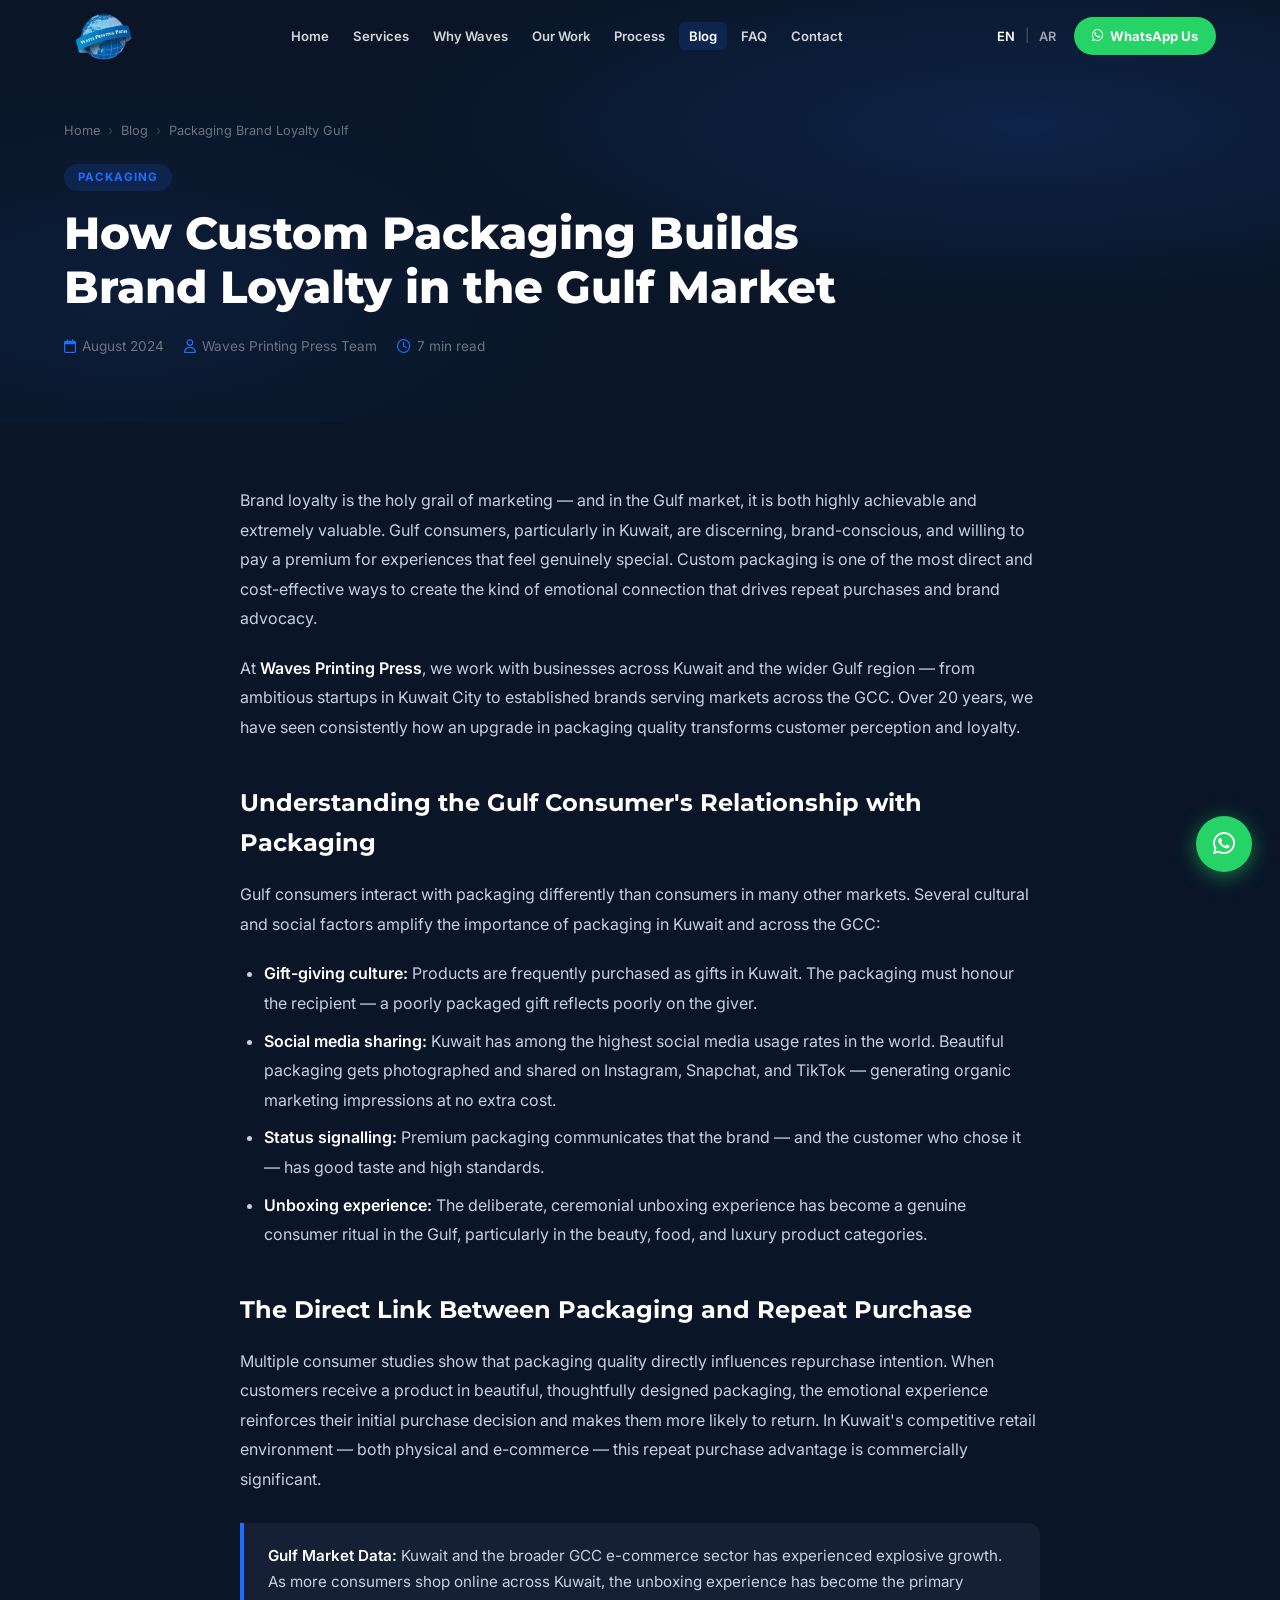
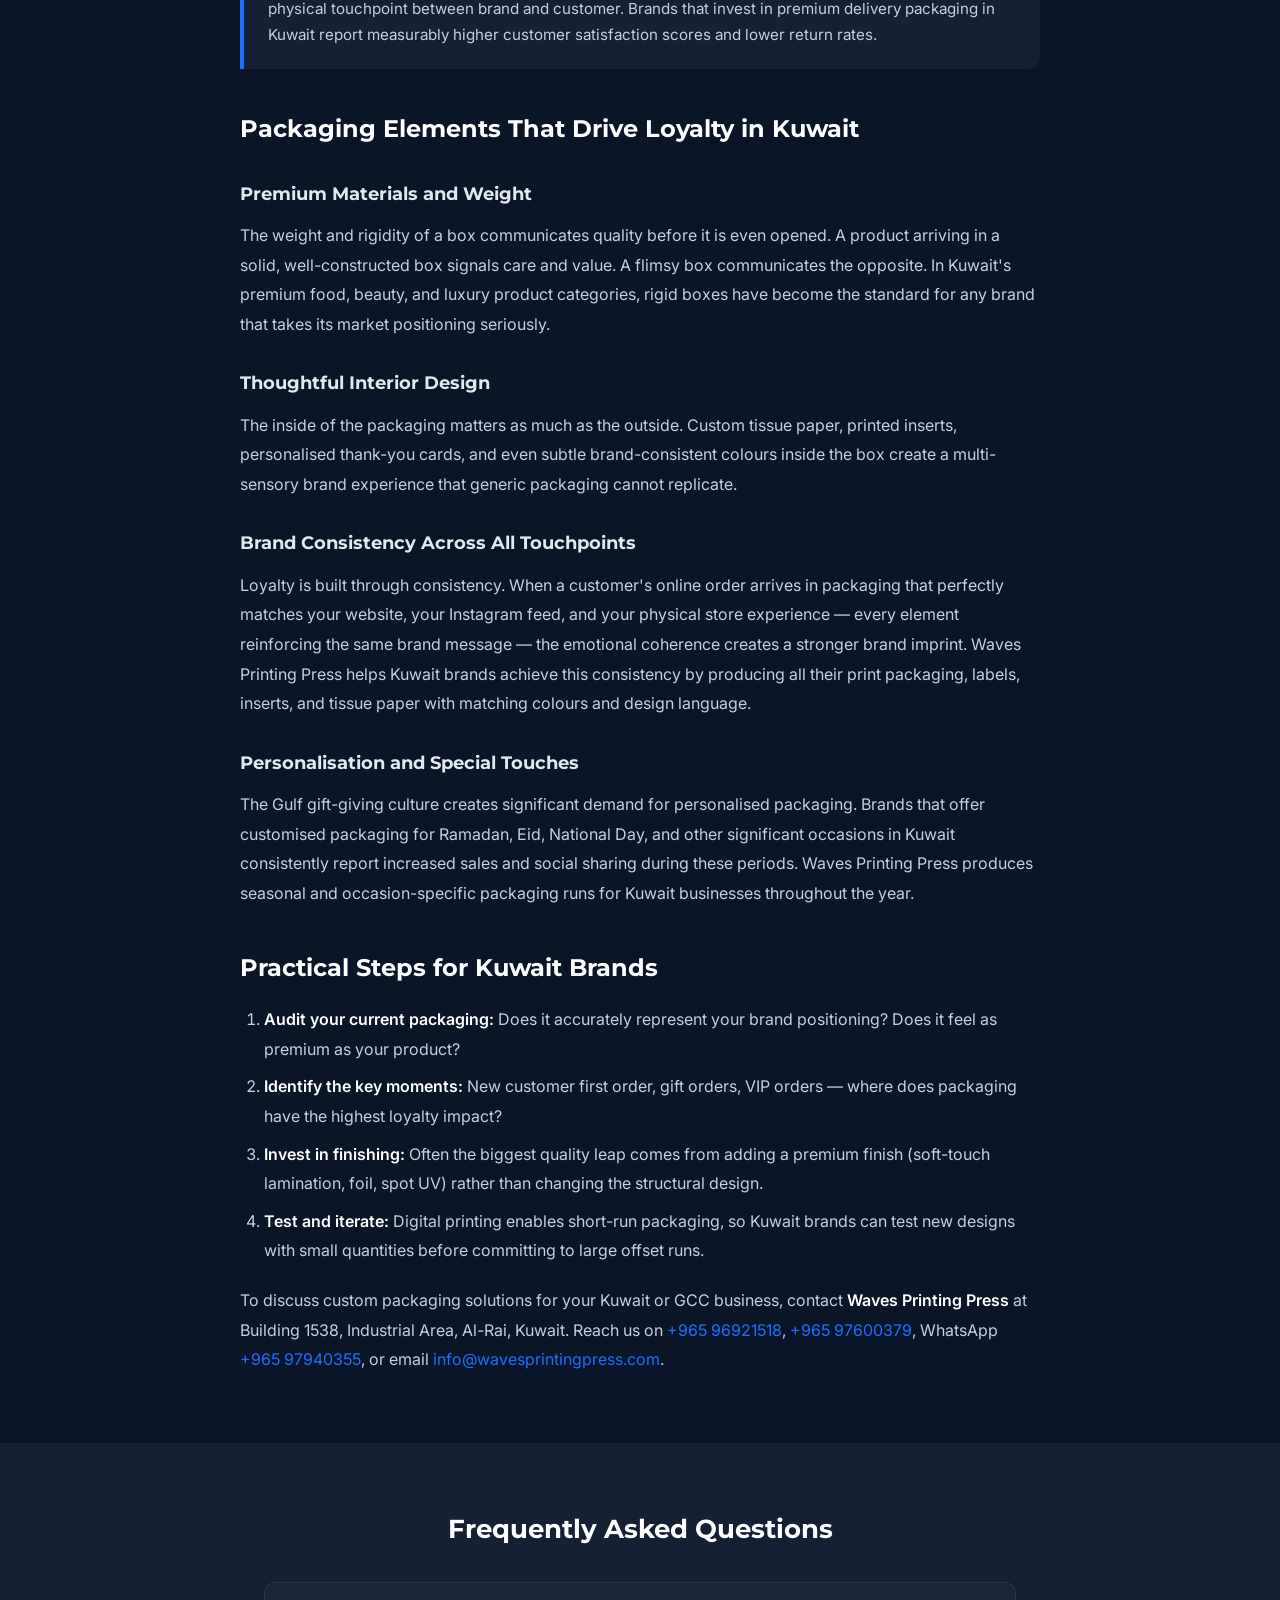
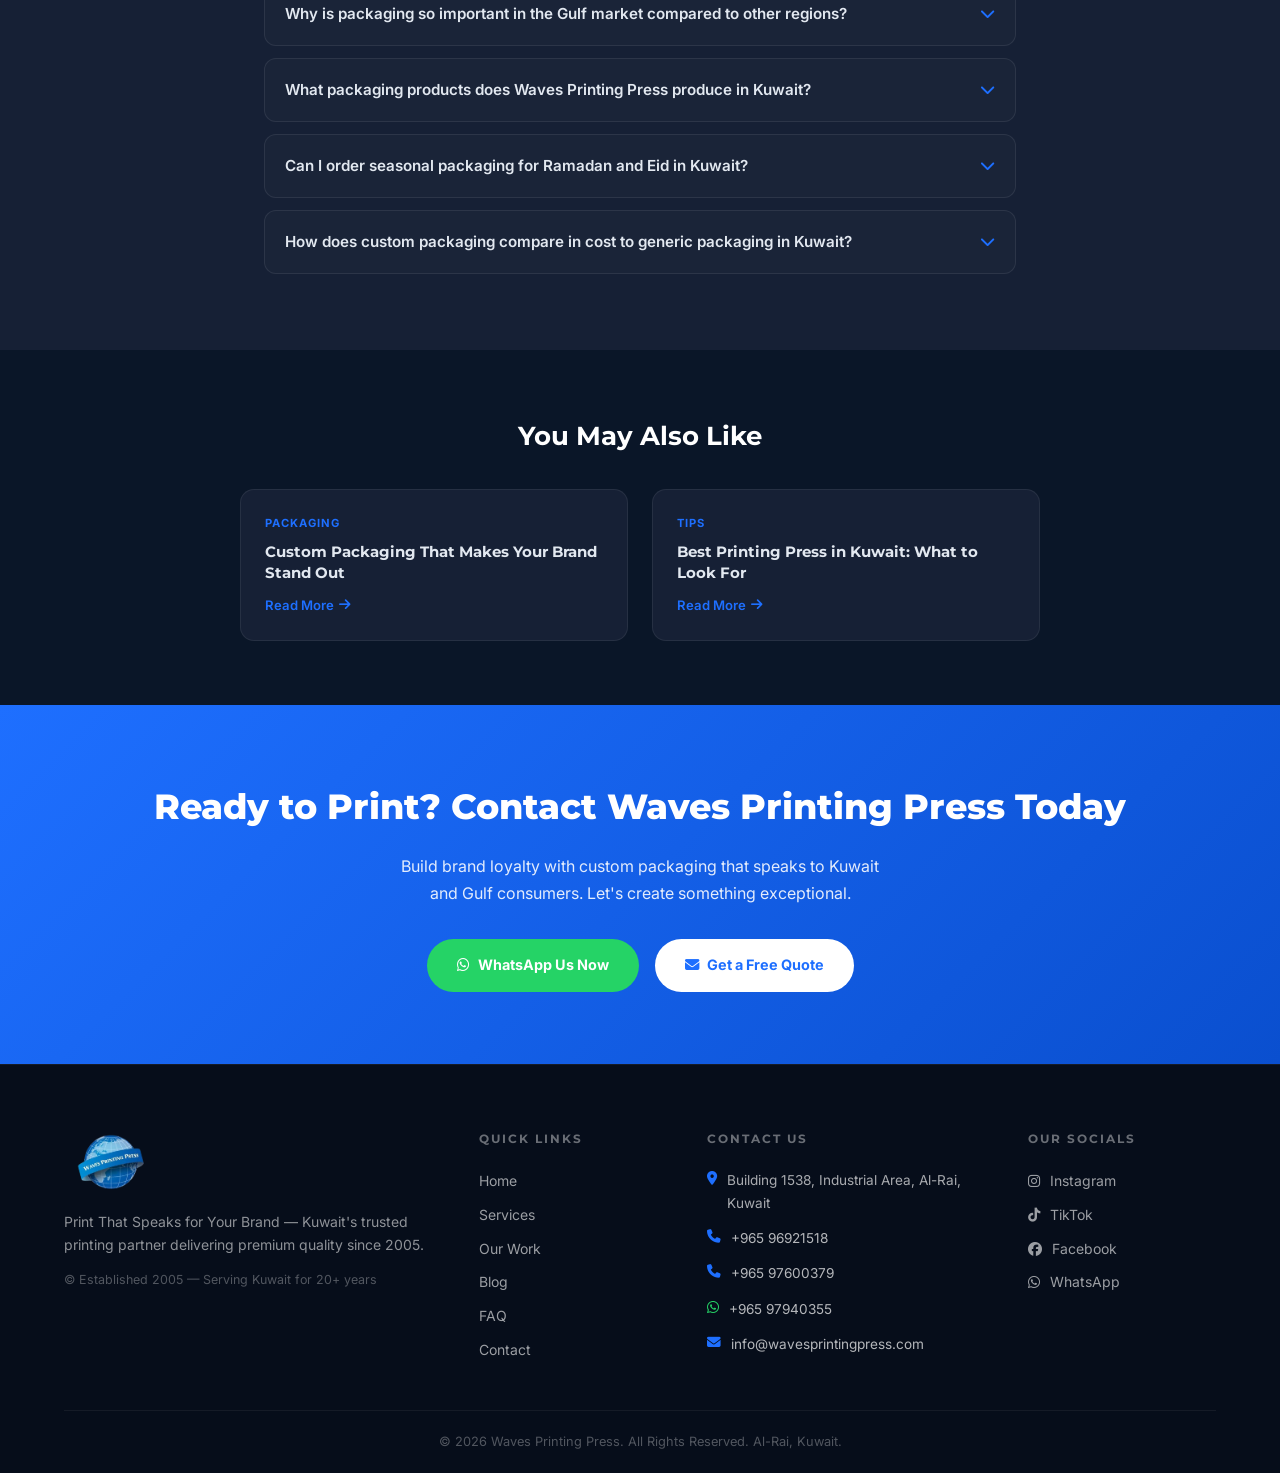
<file: blog-post-8.html>
<!DOCTYPE html>
<html lang="en" dir="ltr">
<head>
  <meta charset="UTF-8">
  <meta name="viewport" content="width=device-width, initial-scale=1.0">
  <title>How Custom Packaging Builds Brand Loyalty in the Gulf | Waves</title>
  <meta name="description" content="How custom packaging builds brand loyalty for Gulf and Kuwait businesses. Expert insights from Waves Printing Press, Al-Rai, Kuwait — packaging specialists since 2005.">
  <meta name="robots" content="index, follow">
  <meta name="author" content="Waves Printing Press">
  <link rel="canonical" href="https://wavesprintingpress.com/blog-post-8.html">
  <meta property="og:type" content="article">
  <meta property="og:url" content="https://gaur61201.github.io/waves-printing-press/blog-post-8.html">
  <meta property="og:title" content="How Custom Packaging Builds Brand Loyalty in the Gulf Market | Waves Printing Press Kuwait">
  <meta property="og:description" content="Expert insights on how custom packaging drives brand loyalty for Gulf and Kuwait businesses from Waves Printing Press, Al-Rai.">
  <meta property="og:image" content="https://gaur61201.github.io/waves-printing-press/images/waves_logo/waves_logo.png">
  <meta property="article:published_time" content="2024-08-11">
  <meta name="twitter:card" content="summary_large_image">
  <meta name="twitter:title" content="How Custom Packaging Builds Brand Loyalty in the Gulf Market">
  <meta name="twitter:description" content="Custom packaging and brand loyalty in the Gulf market — insights from Waves Printing Press Kuwait.">
  <meta name="twitter:image" content="https://gaur61201.github.io/waves-printing-press/images/waves_logo/waves_logo.png">
  <link rel="preconnect" href="https://fonts.googleapis.com">
  <link rel="preconnect" href="https://fonts.gstatic.com" crossorigin>
  <link href="https://fonts.googleapis.com/css2?family=Cairo:wght@400;600;700;800&family=Inter:wght@400;500;600&family=Montserrat:wght@400;500;600;700;800&display=swap" rel="stylesheet">
  <link rel="stylesheet" href="https://cdnjs.cloudflare.com/ajax/libs/font-awesome/6.4.2/css/all.min.css">
  <!-- Favicon -->
  <link rel="icon" type="image/png" href="images/waves_logo/waves_logo.png">
  <link rel="apple-touch-icon" href="images/waves_logo/waves_logo.png">
  <script type="application/ld+json">
  {
    "@context": "https://schema.org",
    "@type": "Article",
    "headline": "How Custom Packaging Builds Brand Loyalty in the Gulf Market",
    "datePublished": "2024-08-11",
    "dateModified": "2026-03-21",
    "author": { "@type": "Organization", "name": "Waves Printing Press", "url": "https://wavesprintingpress.com" },
    "publisher": { "@type": "Organization", "name": "Waves Printing Press", "logo": { "@type": "ImageObject", "url": "https://gaur61201.github.io/waves-printing-press/images/waves_logo/waves_logo.png" } },
    "description": "How custom packaging drives brand loyalty and repeat purchases for businesses in Kuwait and the Gulf market.",
    "image": "https://gaur61201.github.io/waves-printing-press/images/waves_logo/waves_logo.png",
    "mainEntityOfPage": { "@type": "WebPage", "@id": "https://wavesprintingpress.com/blog-post-8.html" }
  }
  </script>

  <!-- BreadcrumbList Schema -->
  <script type="application/ld+json">
  {
    "@context": "https://schema.org",
    "@type": "BreadcrumbList",
    "itemListElement": [
      {"@type": "ListItem", "position": 1, "name": "Home", "item": "https://gaur61201.github.io/waves-printing-press/"},
      {"@type": "ListItem", "position": 2, "name": "Blog", "item": "https://gaur61201.github.io/waves-printing-press/blog.html"},
      {"@type": "ListItem", "position": 3, "name": "How Custom Packaging Builds Brand Loyalty in the Gulf Market"}
    ]
  }
  </script>

  <style>
    :root{--primary:#0A1628;--accent:#1E6FFF;--white:#FFFFFF;--light-bg:#F4F7FF;--text-dark:#1A1A2E;--text-muted:#6B7280;--border:rgba(255,255,255,0.08);--card-bg:#111827;--navy-light:#162035;--font-head:'Montserrat',sans-serif;--font-body:'Inter',sans-serif;--font-ar:'Cairo',sans-serif;}
    *,*::before,*::after{box-sizing:border-box;margin:0;padding:0;}html{scroll-behavior:smooth;}
    body{font-family:var(--font-body);background:var(--primary);color:#e2e8f0;line-height:1.7;overflow-x:hidden;}
    [dir="rtl"] body{font-family:var(--font-ar);}img{max-width:100%;height:auto;display:block;}a{color:var(--accent);text-decoration:none;}a:hover{text-decoration:underline;}
    .container{width:100%;max-width:1200px;margin:0 auto;padding:0 24px;}
    [lang="en"] .ar-text{display:none;}[lang="ar"] .en-text{display:none;}body[dir="ltr"] .ar-text{display:none!important;}body[dir="rtl"] .en-text{display:none!important;}[lang="ar"]{font-family:var(--font-ar);}
    #navbar{position:fixed;top:0;left:0;right:0;z-index:1000;padding:0 24px;transition:background 0.3s ease,box-shadow 0.3s ease;}
    #navbar.scrolled{background:rgba(10,22,40,0.97);box-shadow:0 2px 24px rgba(0,0,0,0.35);backdrop-filter:blur(12px);}
    .nav-inner{display:flex;align-items:center;justify-content:space-between;height:72px;gap:16px;}
    .nav-logo{display:flex;align-items:center;gap:10px;text-decoration:none;flex-shrink:0;}
    .nav-logo img{height:55px;width:auto;}.nav-logo-css{display:flex;align-items:center;gap:8px;}
    .logo-label{font-family:var(--font-head);font-weight:800;font-size:1rem;color:#fff;}
    .mini-globe{width:28px;height:28px;border-radius:50%;background:var(--accent);}
    .nav-links{display:flex;list-style:none;gap:4px;align-items:center;}
    .nav-links a{font-family:var(--font-body);font-size:0.82rem;font-weight:600;color:rgba(255,255,255,0.82);padding:6px 10px;border-radius:6px;transition:color 0.2s,background 0.2s;text-decoration:none;white-space:nowrap;}
    .nav-links a:hover,.nav-links a.nav-active{color:#fff;background:rgba(30,111,255,0.15);}
    .nav-right{display:flex;align-items:center;gap:12px;flex-shrink:0;}
    .lang-toggle{display:flex;align-items:center;gap:4px;}
    .lang-btn{background:transparent;border:none;color:rgba(255,255,255,0.6);font-family:var(--font-body);font-size:0.8rem;font-weight:600;cursor:pointer;padding:4px 6px;border-radius:4px;transition:color 0.2s;}
    .lang-btn.active{color:#fff;}.lang-sep{color:rgba(255,255,255,0.3);font-size:0.8rem;}
    .btn-wa-nav{display:inline-flex;align-items:center;gap:7px;padding:8px 18px;border-radius:50px;background:#25D366;color:#fff;font-family:var(--font-body);font-size:0.82rem;font-weight:700;text-decoration:none;transition:transform 0.2s,box-shadow 0.2s;white-space:nowrap;}
    .btn-wa-nav:hover{transform:translateY(-1px);box-shadow:0 4px 16px rgba(37,211,102,0.35);text-decoration:none;}
    .hamburger{display:none;flex-direction:column;gap:5px;background:transparent;border:none;cursor:pointer;padding:4px;}
    .hamburger span{display:block;width:24px;height:2px;background:#fff;border-radius:2px;transition:all 0.3s ease;}
    .hamburger.open span:nth-child(1){transform:translateY(7px) rotate(45deg);}
    .hamburger.open span:nth-child(2){opacity:0;}
    .hamburger.open span:nth-child(3){transform:translateY(-7px) rotate(-45deg);}
    .mobile-menu{display:none;flex-direction:column;gap:0;background:rgba(10,22,40,0.98);backdrop-filter:blur(16px);padding:16px 0 24px;border-top:1px solid rgba(255,255,255,0.06);}
    .mobile-menu.open{display:flex;}
    .mobile-menu a{padding:13px 28px;color:rgba(255,255,255,0.85);font-size:0.95rem;font-weight:600;border-bottom:1px solid rgba(255,255,255,0.04);transition:background 0.2s,color 0.2s;text-decoration:none;}
    .mobile-menu a:hover{background:rgba(30,111,255,0.1);color:#fff;}
    .mobile-lang-row{display:flex;gap:12px;padding:16px 28px 8px;}.mobile-lang-row .lang-btn{font-size:0.9rem;padding:8px 16px;border:1px solid rgba(255,255,255,0.2);border-radius:6px;}
    .mobile-wa{margin:12px 28px 0;padding:12px 20px !important;background:#25D366 !important;border-radius:10px;color:#fff !important;display:flex !important;align-items:center;gap:8px;justify-content:center;border-bottom:none !important;}
    @media(max-width:1024px){.nav-links{display:none;}}@media(max-width:768px){.btn-wa-nav .en-text,.btn-wa-nav .ar-text{display:none;}.hamburger{display:flex;}}
    .post-hero{background:var(--primary);padding:120px 0 64px;position:relative;overflow:hidden;}
    .post-hero::before{content:'';position:absolute;inset:0;background:radial-gradient(ellipse 70% 60% at 80% 30%,rgba(30,111,255,0.15) 0%,transparent 70%),radial-gradient(ellipse 50% 70% at 10% 70%,rgba(30,111,255,0.08) 0%,transparent 70%);}
    .post-hero .container{position:relative;z-index:1;}
    .post-breadcrumb{display:flex;align-items:center;gap:8px;font-size:0.8rem;color:var(--text-muted);margin-bottom:20px;flex-wrap:wrap;}
    .post-breadcrumb a{color:var(--text-muted);transition:color 0.2s;}.post-breadcrumb a:hover{color:var(--accent);text-decoration:none;}.post-breadcrumb .sep{color:rgba(255,255,255,0.2);}
    .post-cat-badge{display:inline-block;padding:4px 14px;background:rgba(30,111,255,0.15);color:var(--accent);border-radius:50px;font-size:0.72rem;font-weight:700;letter-spacing:1px;text-transform:uppercase;margin-bottom:16px;}
    .post-hero h1{font-family:var(--font-head);font-size:clamp(1.8rem,4vw,2.8rem);font-weight:800;color:#fff;line-height:1.2;margin-bottom:20px;max-width:820px;}
    .post-meta-row{display:flex;align-items:center;gap:20px;flex-wrap:wrap;color:var(--text-muted);font-size:0.85rem;}
    .post-meta-row span{display:flex;align-items:center;gap:6px;}.post-meta-row i{color:var(--accent);}
    .post-body-section{padding:64px 0 48px;}.post-layout{max-width:800px;margin:0 auto;}
    .post-layout h2{font-family:var(--font-head);font-size:1.5rem;font-weight:700;color:#fff;margin:40px 0 16px;}
    .post-layout h3{font-family:var(--font-head);font-size:1.15rem;font-weight:700;color:#e2e8f0;margin:28px 0 12px;}
    .post-layout p{color:#c5cfe0;line-height:1.85;margin-bottom:20px;font-size:1rem;}
    .post-layout ul,.post-layout ol{margin:0 0 20px 24px;color:#c5cfe0;line-height:1.85;}
    [dir="rtl"] .post-layout ul,[dir="rtl"] .post-layout ol{margin:0 24px 20px 0;}.post-layout li{margin-bottom:8px;}.post-layout strong{color:#fff;font-weight:600;}
    .post-highlight{background:var(--navy-light);border-left:4px solid var(--accent);border-radius:0 12px 12px 0;padding:20px 24px;margin:28px 0;color:#c5cfe0;font-size:0.95rem;line-height:1.75;}
    [dir="rtl"] .post-highlight{border-left:none;border-right:4px solid var(--accent);border-radius:12px 0 0 12px;}
    .post-faq{background:var(--navy-light);padding:64px 0;}.post-faq .container{max-width:800px;margin:0 auto;}
    .post-faq h2{font-family:var(--font-head);font-size:1.6rem;font-weight:700;color:#fff;margin-bottom:32px;text-align:center;}
    .faq-item{border:1px solid rgba(255,255,255,0.08);border-radius:12px;margin-bottom:12px;overflow:hidden;background:rgba(255,255,255,0.02);}
    .faq-item summary{display:flex;justify-content:space-between;align-items:center;padding:18px 20px;cursor:pointer;font-weight:600;color:#e2e8f0;font-size:0.95rem;list-style:none;gap:12px;}
    .faq-item summary::-webkit-details-marker{display:none;}.faq-item summary:hover{color:#fff;background:rgba(30,111,255,0.05);}
    .faq-arrow{color:var(--accent);flex-shrink:0;transition:transform 0.3s ease;}.faq-item[open] .faq-arrow{transform:rotate(180deg);}
    .faq-body{padding:0 20px 18px;color:#a8b4c8;font-size:0.9rem;line-height:1.75;}
    .post-related{padding:64px 0;}.post-related h2{font-family:var(--font-head);font-size:1.6rem;font-weight:700;color:#fff;margin-bottom:32px;text-align:center;}
    .related-grid{display:grid;grid-template-columns:repeat(2,1fr);gap:24px;max-width:800px;margin:0 auto;}
    @media(max-width:560px){.related-grid{grid-template-columns:1fr;}}
    .related-card{background:var(--navy-light);border:1px solid rgba(255,255,255,0.07);border-radius:14px;padding:24px;transition:border-color 0.3s,transform 0.3s;text-decoration:none;display:block;}
    .related-card:hover{border-color:var(--accent);transform:translateY(-4px);text-decoration:none;}
    .related-cat{font-size:0.7rem;font-weight:700;letter-spacing:1px;text-transform:uppercase;color:var(--accent);margin-bottom:8px;display:block;}
    .related-card h3{font-family:var(--font-head);font-size:0.95rem;font-weight:700;color:#e2e8f0;line-height:1.4;margin-bottom:8px;}
    .related-card .read-link{font-size:0.82rem;font-weight:600;color:var(--accent);display:flex;align-items:center;gap:5px;margin-top:10px;}
    .post-cta{background:linear-gradient(135deg,var(--accent) 0%,#0a4fcf 100%);padding:72px 0;text-align:center;}
    .post-cta h2{font-family:var(--font-head);font-size:clamp(1.5rem,4vw,2.2rem);font-weight:800;color:#fff;margin-bottom:16px;}
    .post-cta p{color:rgba(255,255,255,0.88);font-size:1rem;max-width:500px;margin:0 auto 32px;line-height:1.7;}
    .cta-btn-row{display:flex;justify-content:center;gap:16px;flex-wrap:wrap;}
    .btn-cta-white{display:inline-flex;align-items:center;gap:8px;padding:14px 30px;border-radius:50px;background:#fff;color:var(--accent);font-family:var(--font-body);font-size:0.9rem;font-weight:700;text-decoration:none;transition:transform 0.25s,box-shadow 0.25s;}
    .btn-cta-white:hover{transform:translateY(-2px);box-shadow:0 8px 24px rgba(0,0,0,0.2);text-decoration:none;}
    .btn-cta-wa{display:inline-flex;align-items:center;gap:8px;padding:14px 30px;border-radius:50px;background:#25D366;color:#fff;font-family:var(--font-body);font-size:0.9rem;font-weight:700;text-decoration:none;transition:transform 0.25s,box-shadow 0.25s;}
    .btn-cta-wa:hover{transform:translateY(-2px);box-shadow:0 8px 24px rgba(37,211,102,0.4);text-decoration:none;}
    #footer{background:#060d1a;padding:64px 0 0;border-top:1px solid rgba(255,255,255,0.06);}
    .footer-grid{display:grid;grid-template-columns:2fr 1fr 1.5fr 1fr;gap:40px;padding-bottom:48px;}
    @media(max-width:900px){.footer-grid{grid-template-columns:1fr 1fr;}}@media(max-width:560px){.footer-grid{grid-template-columns:1fr;}}
    .footer-col h4{font-family:var(--font-head);font-size:0.75rem;font-weight:700;letter-spacing:2px;text-transform:uppercase;color:rgba(255,255,255,0.4);margin-bottom:20px;}
    .foot-logo{margin-bottom:16px;}.foot-logo img{height:65px;width:auto;}
    .foot-tagline{font-size:0.875rem;color:rgba(255,255,255,0.55);line-height:1.7;margin-bottom:12px;}.foot-since{font-size:0.78rem;color:rgba(255,255,255,0.3);}
    .foot-links{display:flex;flex-direction:column;gap:10px;}.foot-links a{font-size:0.875rem;color:rgba(255,255,255,0.6);text-decoration:none;transition:color 0.2s;}.foot-links a:hover{color:var(--accent);}
    .foot-contacts{display:flex;flex-direction:column;gap:12px;}
    .foot-ci{display:flex;align-items:flex-start;gap:10px;font-size:0.85rem;}.foot-ci i{color:var(--accent);margin-top:3px;flex-shrink:0;}.foot-ci .wai{color:#25D366;}
    .foot-ci a{color:rgba(255,255,255,0.7);text-decoration:none;transition:color 0.2s;}.foot-ci a:hover{color:var(--accent);}.foot-ci span{color:rgba(255,255,255,0.65);}
    .footer-socials-list{display:flex;flex-direction:column;gap:10px;}
    .footer-social-link{display:flex;align-items:center;gap:10px;font-size:0.875rem;color:rgba(255,255,255,0.6);text-decoration:none;transition:color 0.2s;}.footer-social-link:hover{color:var(--accent);}
    .footer-bottom{border-top:1px solid rgba(255,255,255,0.06);padding:20px 0;text-align:center;}.foot-copy{font-size:0.8rem;color:rgba(255,255,255,0.3);}
    .whatsapp-float{position:fixed;bottom:28px;right:28px;z-index:999;width:56px;height:56px;border-radius:50%;background:#25D366;color:#fff;display:flex;align-items:center;justify-content:center;font-size:1.6rem;box-shadow:0 4px 20px rgba(37,211,102,0.5);text-decoration:none;transition:transform 0.3s,box-shadow 0.3s;}
    .whatsapp-float:hover{transform:scale(1.1);box-shadow:0 6px 28px rgba(37,211,102,0.65);text-decoration:none;}[dir="rtl"] .whatsapp-float{right:auto;left:28px;}
  </style>

  <script type="application/ld+json">
  {
    "@context": "https://schema.org",
    "@type": "FAQPage",
    "mainEntity": [
      {
        "@type": "Question",
        "name": "Why is packaging so important in the Gulf market compared to other regions?",
        "acceptedAnswer": {
          "@type": "Answer",
          "text": "Several factors amplify packaging importance in the Gulf: a strong gift-giving culture where packaging reflects on the giver, extremely high social media usage that rewards photogenic unboxing experiences, strong status-awareness among consumers, and a culture that values quality presentation. These factors combined make premium packaging a genuine competitive advantage in Kuwait and across the GCC."
        }
      },
      {
        "@type": "Question",
        "name": "What packaging products does Waves Printing Press produce in Kuwait?",
        "acceptedAnswer": {
          "@type": "Answer",
          "text": "We produce folding carton boxes, rigid boxes, corrugated shipping boxes, paper bags, product labels, sleeves, tissue paper, and custom inserts. We print packaging using both offset lithography (for larger runs) and digital printing (for short runs and variable data). Visit our facility in Al-Rai or contact us on WhatsApp +965 97940355 to discuss your specific requirements."
        }
      },
      {
        "@type": "Question",
        "name": "Can I order seasonal packaging for Ramadan and Eid in Kuwait?",
        "acceptedAnswer": {
          "@type": "Answer",
          "text": "Absolutely. We produce seasonal packaging for Ramadan, Eid Al-Fitr, Eid Al-Adha, Kuwait National Day, and other occasions. Digital printing enables short-run seasonal packaging at reasonable minimum quantities. Contact us early — seasonal packaging orders fill up quickly, especially for Ramadan, so we recommend ordering 6–8 weeks in advance."
        }
      },
      {
        "@type": "Question",
        "name": "How does custom packaging compare in cost to generic packaging in Kuwait?",
        "acceptedAnswer": {
          "@type": "Answer",
          "text": "Custom packaging has a higher per-unit cost than generic stock packaging, but the return on investment is consistently strong. Factors to consider: increased perceived product value (enabling price premiums), higher repeat purchase rates, organic social media sharing value, and reduced return rates from customers who feel they received good value. Contact Waves Printing Press for pricing based on your specific product, quantity, and specification requirements."
        }
      }
    ]
  }
  </script>
</head>
<body dir="ltr">
<nav id="navbar" role="navigation" aria-label="Main navigation">
  <div class="container nav-inner">
    <a href="index.html" class="nav-logo"><img src="images/waves_logo/waves_logo.png" alt="Waves Printing Press Logo" height="55" onerror="this.style.display='none'; this.nextElementSibling.style.display='flex';"><div class="nav-logo-css" style="display:none;"><div class="mini-globe"></div><span class="logo-label">Waves Printing Press</span></div></a>
    <ul class="nav-links" role="list">
      <li><a href="index.html#hero" class="en-text">Home</a><a href="index.html#hero" class="ar-text">الرئيسية</a></li>
      <li><a href="index.html#services" class="en-text">Services</a><a href="index.html#services" class="ar-text">خدماتنا</a></li>
      <li><a href="index.html#why-waves" class="en-text">Why Waves</a><a href="index.html#why-waves" class="ar-text">لماذا أمواج</a></li>
      <li><a href="index.html#our-work" class="en-text">Our Work</a><a href="index.html#our-work" class="ar-text">أعمالنا</a></li>
      <li><a href="index.html#process" class="en-text">Process</a><a href="index.html#process" class="ar-text">كيف نعمل</a></li>
      <li><a href="blog.html" class="en-text nav-active">Blog</a><a href="blog.html" class="ar-text nav-active">المدونة</a></li>
      <li><a href="index.html#faq" class="en-text">FAQ</a><a href="index.html#faq" class="ar-text">الأسئلة</a></li>
      <li><a href="index.html#contact" class="en-text">Contact</a><a href="index.html#contact" class="ar-text">تواصل</a></li>
    </ul>
    <div class="nav-right">
      <div class="lang-toggle"><button class="lang-btn active" id="btn-en" onclick="setLang('en')" aria-pressed="true">EN</button><span class="lang-sep">|</span><button class="lang-btn" id="btn-ar" onclick="setLang('ar')" aria-pressed="false">AR</button></div>
      <a href="https://wa.me/96597940355" class="btn-wa-nav" target="_blank" rel="noopener"><i class="fa-brands fa-whatsapp"></i><span class="en-text">WhatsApp Us</span><span class="ar-text">واتساب</span></a>
      <button class="hamburger" id="hamburger" aria-label="Toggle menu" aria-expanded="false"><span></span><span></span><span></span></button>
    </div>
  </div>
  <div class="mobile-menu" id="mobile-menu">
    <a href="index.html#hero"><span class="en-text">Home</span><span class="ar-text">الرئيسية</span></a>
    <a href="index.html#services"><span class="en-text">Services</span><span class="ar-text">خدماتنا</span></a>
    <a href="index.html#why-waves"><span class="en-text">Why Waves</span><span class="ar-text">لماذا أمواج</span></a>
    <a href="index.html#our-work"><span class="en-text">Our Work</span><span class="ar-text">أعمالنا</span></a>
    <a href="index.html#process"><span class="en-text">Process</span><span class="ar-text">كيف نعمل</span></a>
    <a href="blog.html"><span class="en-text">Blog</span><span class="ar-text">المدونة</span></a>
    <a href="index.html#faq"><span class="en-text">FAQ</span><span class="ar-text">الأسئلة الشائعة</span></a>
    <a href="index.html#contact"><span class="en-text">Contact</span><span class="ar-text">تواصل معنا</span></a>
    <div class="mobile-lang-row"><button class="lang-btn" onclick="setLang('en');">EN</button><button class="lang-btn" onclick="setLang('ar');">AR / عربي</button></div>
    <a href="https://wa.me/96597940355" class="mobile-wa" target="_blank" rel="noopener"><i class="fa-brands fa-whatsapp"></i><span class="en-text">WhatsApp Us</span><span class="ar-text">تواصل عبر واتساب</span></a>
  </div>
</nav>

<section class="post-hero" aria-labelledby="post-title">
  <div class="container">
    <nav class="post-breadcrumb" aria-label="Breadcrumb">
      <a href="index.html"><span class="en-text">Home</span><span class="ar-text">الرئيسية</span></a><span class="sep">›</span><a href="blog.html"><span class="en-text">Blog</span><span class="ar-text">المدونة</span></a><span class="sep">›</span><span><span class="en-text">Packaging Brand Loyalty Gulf</span><span class="ar-text">التغليف وولاء العملاء في الخليج</span></span>
    </nav>
    <span class="post-cat-badge"><span class="en-text">Packaging</span><span class="ar-text">تغليف</span></span>
    <h1 id="post-title"><span class="en-text">How Custom Packaging Builds Brand Loyalty in the Gulf Market</span><span class="ar-text">كيف يبني التغليف المخصص ولاء العملاء في السوق الخليجي</span></h1>
    <div class="post-meta-row">
      <span><i class="fa-regular fa-calendar"></i> August 2024</span>
      <span><i class="fa-regular fa-user"></i> <span class="en-text">Waves Printing Press Team</span><span class="ar-text">فريق أمواج للطباعة</span></span>
      <span><i class="fa-regular fa-clock"></i> <span class="en-text">7 min read</span><span class="ar-text">7 دقائق قراءة</span></span>
    </div>
  </div>
</section>

<section class="post-body-section">
  <div class="container">
    <div class="post-layout">

      <p><span class="en-text">Brand loyalty is the holy grail of marketing — and in the Gulf market, it is both highly achievable and extremely valuable. Gulf consumers, particularly in Kuwait, are discerning, brand-conscious, and willing to pay a premium for experiences that feel genuinely special. Custom packaging is one of the most direct and cost-effective ways to create the kind of emotional connection that drives repeat purchases and brand advocacy.</span><span class="ar-text">ولاء العملاء للعلامة التجارية هو الهدف الأسمى في التسويق — وفي السوق الخليجي، هو هدف قابل للتحقيق بل وبالغ القيمة. المستهلك الخليجي، ولا سيما في الكويت، واعٍ وانتقائي ومستعد لدفع أكثر مقابل تجارب تشعره بالتميز الحقيقي. التغليف المخصص هو أحد أكثر الطرق مباشرةً وفعالية من حيث التكلفة لخلق ذلك الارتباط العاطفي الذي يدفع إلى تكرار الشراء والدفاع عن العلامة.</span></p>

      <p><span class="en-text">At <strong>Waves Printing Press</strong>, we work with businesses across Kuwait and the wider Gulf region — from ambitious startups in Kuwait City to established brands serving markets across the GCC. Over 20 years, we have seen consistently how an upgrade in packaging quality transforms customer perception and loyalty.</span><span class="ar-text">في <strong>أمواج للطباعة</strong>، نعمل مع شركات في جميع أنحاء الكويت والمنطقة الخليجية الأوسع — من الشركات الناشئة الطموحة في الكويت حتى العلامات التجارية الراسخة التي تخدم أسواق دول مجلس التعاون. على مدار أكثر من 20 عاماً، رأينا باستمرار كيف يحوّل تطوير جودة التغليف تصور العملاء وولاءهم.</span></p>

      <h2><span class="en-text">Understanding the Gulf Consumer's Relationship with Packaging</span><span class="ar-text">فهم علاقة المستهلك الخليجي بالتغليف</span></h2>
      <p><span class="en-text">Gulf consumers interact with packaging differently than consumers in many other markets. Several cultural and social factors amplify the importance of packaging in Kuwait and across the GCC:</span><span class="ar-text">يتفاعل المستهلك الخليجي مع التغليف بطريقة مختلفة عن المستهلكين في كثير من الأسواق الأخرى. ثمة عوامل ثقافية واجتماعية عدة تضاعف أهمية التغليف في الكويت وفي دول مجلس التعاون الخليجي:</span></p>
      <ul>
        <li><span class="en-text"><strong>Gift-giving culture:</strong> Products are frequently purchased as gifts in Kuwait. The packaging must honour the recipient — a poorly packaged gift reflects poorly on the giver.</span><span class="ar-text"><strong>ثقافة الإهداء:</strong> كثيراً ما تُشترى المنتجات كهدايا في الكويت. يجب أن يكون التغليف لائقاً بالمُهدَى إليه — الهدية سيئة التغليف تنعكس سلباً على المُهدِي.</span></li>
        <li><span class="en-text"><strong>Social media sharing:</strong> Kuwait has among the highest social media usage rates in the world. Beautiful packaging gets photographed and shared on Instagram, Snapchat, and TikTok — generating organic marketing impressions at no extra cost.</span><span class="ar-text"><strong>المشاركة على وسائل التواصل الاجتماعي:</strong> تُعدّ الكويت من أعلى دول العالم في معدلات استخدام وسائل التواصل الاجتماعي. التغليف الجميل يُصوَّر ويُشارَك على انستغرام وسناب شات وتيك توك — مما يولّد انطباعات تسويقية مجانية.</span></li>
        <li><span class="en-text"><strong>Status signalling:</strong> Premium packaging communicates that the brand — and the customer who chose it — has good taste and high standards.</span><span class="ar-text"><strong>إظهار المكانة:</strong> التغليف الراقي يعكس أن العلامة التجارية — والعميل الذي اختارها — يتمتعان بذوق رفيع ومعايير عالية.</span></li>
        <li><span class="en-text"><strong>Unboxing experience:</strong> The deliberate, ceremonial unboxing experience has become a genuine consumer ritual in the Gulf, particularly in the beauty, food, and luxury product categories.</span><span class="ar-text"><strong>تجربة فتح العبوة:</strong> أصبحت تجربة فتح العبوة بأسلوبها الاحتفالي المتعمَّد طقساً استهلاكياً حقيقياً في الخليج، ولا سيما في فئات منتجات الجمال والغذاء والكماليات.</span></li>
      </ul>

      <h2><span class="en-text">The Direct Link Between Packaging and Repeat Purchase</span><span class="ar-text">الرابط المباشر بين التغليف وتكرار الشراء</span></h2>
      <p><span class="en-text">Multiple consumer studies show that packaging quality directly influences repurchase intention. When customers receive a product in beautiful, thoughtfully designed packaging, the emotional experience reinforces their initial purchase decision and makes them more likely to return. In Kuwait's competitive retail environment — both physical and e-commerce — this repeat purchase advantage is commercially significant.</span><span class="ar-text">تُظهر دراسات المستهلكين المتعددة أن جودة التغليف تؤثر مباشرة على نية إعادة الشراء. حين يتسلّم العملاء منتجاً في تغليف جميل ومصمَّم بعناية، تعزز التجربة العاطفية قرارهم الشرائي الأولي وتجعلهم أكثر ميلاً للعودة. في البيئة التجارية التنافسية بالكويت — سواء الفيزيائية أو التجارة الإلكترونية — تعدّ ميزة تكرار الشراء هذه ذات أهمية تجارية بالغة.</span></p>

      <div class="post-highlight">
        <span class="en-text"><strong>Gulf Market Data:</strong> Kuwait and the broader GCC e-commerce sector has experienced explosive growth. As more consumers shop online across Kuwait, the unboxing experience has become the primary physical touchpoint between brand and customer. Brands that invest in premium delivery packaging in Kuwait report measurably higher customer satisfaction scores and lower return rates.</span><span class="ar-text"><strong>بيانات السوق الخليجي:</strong> شهد قطاع التجارة الإلكترونية في الكويت ودول مجلس التعاون نمواً متسارعاً. مع ازدياد التسوق عبر الإنترنت في الكويت، أصبحت تجربة فتح العبوة النقطة الفيزيائية الرئيسية للتواصل بين العلامة والعميل. العلامات التي تستثمر في تغليف التوصيل الراقي بالكويت تُسجّل ارتفاعاً ملموساً في رضا العملاء وانخفاضاً في معدلات الإرجاع.</span>
      </div>

      <h2><span class="en-text">Packaging Elements That Drive Loyalty in Kuwait</span><span class="ar-text">عناصر التغليف التي تبني الولاء في الكويت</span></h2>

      <h3><span class="en-text">Premium Materials and Weight</span><span class="ar-text">المواد الراقية والثقل</span></h3>
      <p><span class="en-text">The weight and rigidity of a box communicates quality before it is even opened. A product arriving in a solid, well-constructed box signals care and value. A flimsy box communicates the opposite. In Kuwait's premium food, beauty, and luxury product categories, rigid boxes have become the standard for any brand that takes its market positioning seriously.</span><span class="ar-text">وزن الصندوق وصلابته يعكسان الجودة قبل فتحه. منتج يصل في صندوق متين ومصنوع بإتقان يشير إلى الاهتمام والقيمة. الصندوق الرخيص يعكس العكس تماماً. في فئات الغذاء الراقية والجمال والكماليات بالكويت، أصبحت الصناديق الصلبة هي المعيار لأي علامة تجارية تأخذ موضعها في السوق بجدية.</span></p>

      <h3><span class="en-text">Thoughtful Interior Design</span><span class="ar-text">التصميم الداخلي المدروس</span></h3>
      <p><span class="en-text">The inside of the packaging matters as much as the outside. Custom tissue paper, printed inserts, personalised thank-you cards, and even subtle brand-consistent colours inside the box create a multi-sensory brand experience that generic packaging cannot replicate.</span><span class="ar-text">داخل التغليف مهم بقدر أهمية خارجه. ورق التيشو المخصص، والإدراجات المطبوعة، وبطاقات الشكر الشخصية، وحتى الألوان الداخلية المتسقة مع الهوية البصرية — كل ذلك يخلق تجربة علامة متعددة الحواس لا يستطيع التغليف الجاهز محاكاتها.</span></p>

      <h3><span class="en-text">Brand Consistency Across All Touchpoints</span><span class="ar-text">اتساق العلامة في جميع نقاط التواصل</span></h3>
      <p><span class="en-text">Loyalty is built through consistency. When a customer's online order arrives in packaging that perfectly matches your website, your Instagram feed, and your physical store experience — every element reinforcing the same brand message — the emotional coherence creates a stronger brand imprint. Waves Printing Press helps Kuwait brands achieve this consistency by producing all their print packaging, labels, inserts, and tissue paper with matching colours and design language.</span><span class="ar-text">يُبنى الولاء من خلال الاتساق. حين يصل طلب العميل الإلكتروني في تغليف يتطابق تماماً مع موقعك الإلكتروني وصفحتك على انستغرام وتجربة متجرك الفيزيائي — كل عنصر يعزز نفس رسالة العلامة — يخلق هذا التناسق العاطفي بصمة علامة أقوى. تساعد أمواج للطباعة العلامات الكويتية على تحقيق هذا الاتساق بإنتاج تغليف الطباعة والملصقات والإدراجات وورق التيشو بألوان ولغة تصميم متطابقة.</span></p>

      <h3><span class="en-text">Personalisation and Special Touches</span><span class="ar-text">التخصيص واللمسات الخاصة</span></h3>
      <p><span class="en-text">The Gulf gift-giving culture creates significant demand for personalised packaging. Brands that offer customised packaging for Ramadan, Eid, National Day, and other significant occasions in Kuwait consistently report increased sales and social sharing during these periods. Waves Printing Press produces seasonal and occasion-specific packaging runs for Kuwait businesses throughout the year.</span><span class="ar-text">تُولّد ثقافة الإهداء في الخليج طلباً كبيراً على التغليف المخصص. العلامات التي تقدم تغليفاً مخصصاً لرمضان والعيد واليوم الوطني ومناسبات مهمة أخرى في الكويت تُسجّل باستمرار ارتفاعاً في المبيعات والمشاركة الاجتماعية خلال هذه الفترات. تنتج أمواج للطباعة تغليفاً موسمياً ومخصصاً للمناسبات لشركات الكويت على مدار العام.</span></p>

      <h2><span class="en-text">Practical Steps for Kuwait Brands</span><span class="ar-text">خطوات عملية للعلامات الكويتية</span></h2>
      <ol>
        <li><span class="en-text"><strong>Audit your current packaging:</strong> Does it accurately represent your brand positioning? Does it feel as premium as your product?</span><span class="ar-text"><strong>راجع تغليفك الحالي:</strong> هل يعكس موضع علامتك التجارية بدقة؟ هل يشعر العميل بأنه بمستوى راقٍ كمنتجك؟</span></li>
        <li><span class="en-text"><strong>Identify the key moments:</strong> New customer first order, gift orders, VIP orders — where does packaging have the highest loyalty impact?</span><span class="ar-text"><strong>حدّد اللحظات الحاسمة:</strong> أول طلب لعميل جديد، طلبات الهدايا، طلبات كبار العملاء — أين يكون للتغليف أعلى تأثير على الولاء؟</span></li>
        <li><span class="en-text"><strong>Invest in finishing:</strong> Often the biggest quality leap comes from adding a premium finish (soft-touch lamination, foil, spot UV) rather than changing the structural design.</span><span class="ar-text"><strong>استثمر في التشطيب:</strong> في الغالب، أكبر قفزة في الجودة تأتي من إضافة تشطيب راقٍ (لمينيشن ناعم، أو ذهبي، أو UV موضعي) دون تغيير التصميم الهيكلي.</span></li>
        <li><span class="en-text"><strong>Test and iterate:</strong> Digital printing enables short-run packaging, so Kuwait brands can test new designs with small quantities before committing to large offset runs.</span><span class="ar-text"><strong>اختبر وطوّر:</strong> تتيح الطباعة الرقمية تغليفاً بكميات صغيرة، فيمكن للعلامات الكويتية اختبار تصاميم جديدة بكميات محدودة قبل الالتزام بطباعة أوفست كبيرة.</span></li>
      </ol>

      <p><span class="en-text">To discuss custom packaging solutions for your Kuwait or GCC business, contact <strong>Waves Printing Press</strong> at Building 1538, Industrial Area, Al-Rai, Kuwait. Reach us on <a href="tel:+96596921518">+965 96921518</a>, <a href="tel:+96597600379">+965 97600379</a>, WhatsApp <a href="https://wa.me/96597940355">+965 97940355</a>, or email <a href="mailto:info@wavesprintingpress.com">info@wavesprintingpress.com</a>.</span><span class="ar-text">لمناقشة حلول التغليف المخصصة لشركتك في الكويت أو دول مجلس التعاون، تواصل مع <strong>أمواج للطباعة</strong> في مبنى 1538، المنطقة الصناعية، الري، الكويت. اتصل بنا على <a href="tel:+96596921518">+965 96921518</a>، <a href="tel:+96597600379">+965 97600379</a>، واتساب <a href="https://wa.me/96597940355">+965 97940355</a>، أو بريد إلكتروني <a href="mailto:info@wavesprintingpress.com">info@wavesprintingpress.com</a>.</span></p>

    </div>
  </div>
</section>

<section class="post-faq" aria-labelledby="faq-title">
  <div class="container">
    <h2 id="faq-title"><span class="en-text">Frequently Asked Questions</span><span class="ar-text">الأسئلة الشائعة</span></h2>
    <details class="faq-item">
      <summary><span><span class="en-text">Why is packaging so important in the Gulf market compared to other regions?</span><span class="ar-text">لماذا يُعدّ التغليف بالغ الأهمية في السوق الخليجي مقارنةً بمناطق أخرى؟</span></span><span class="faq-arrow"><i class="fa-solid fa-chevron-down" aria-hidden="true"></i></span></summary>
      <div class="faq-body"><span class="en-text">Several factors amplify packaging importance in the Gulf: a strong gift-giving culture where packaging reflects on the giver, extremely high social media usage that rewards photogenic unboxing experiences, strong status-awareness among consumers, and a culture that values quality presentation. These factors combined make premium packaging a genuine competitive advantage in Kuwait and across the GCC.</span><span class="ar-text">ثمة عوامل عدة تُضاعف أهمية التغليف في الخليج: ثقافة إهداء راسخة يعكس فيها التغليف صورة المُهدِي، ومعدلات استخدام مرتفعة جداً لوسائل التواصل الاجتماعي تكافئ تجارب الفتح الجذابة بصرياً، وإدراك قوي للمكانة بين المستهلكين، وثقافة تُقدّر جودة التقديم. هذه العوامل مجتمعةً تجعل التغليف الراقي ميزة تنافسية حقيقية في الكويت وعبر دول مجلس التعاون.</span></div>
    </details>
    <details class="faq-item">
      <summary><span><span class="en-text">What packaging products does Waves Printing Press produce in Kuwait?</span><span class="ar-text">ما منتجات التغليف التي تنتجها أمواج للطباعة في الكويت؟</span></span><span class="faq-arrow"><i class="fa-solid fa-chevron-down" aria-hidden="true"></i></span></summary>
      <div class="faq-body"><span class="en-text">We produce folding carton boxes, rigid boxes, corrugated shipping boxes, paper bags, product labels, sleeves, tissue paper, and custom inserts. We print packaging using both offset lithography (for larger runs) and digital printing (for short runs and variable data). Visit our facility in Al-Rai or contact us on WhatsApp +965 97940355 to discuss your specific requirements.</span><span class="ar-text">ننتج صناديق الكرتون القابلة للطي، والصناديق الصلبة، وصناديق الشحن المموّجة، وأكياس الورق، وملصقات المنتجات، والأغلفة، وورق التيشو، والإدراجات المخصصة. نطبع التغليف باستخدام الطباعة الأوفست (للكميات الكبيرة) والطباعة الرقمية (للكميات الصغيرة والبيانات المتغيرة). قم بزيارة منشأتنا في الري أو تواصل معنا عبر واتساب +965 97940355 لمناقشة متطلباتك.</span></div>
    </details>
    <details class="faq-item">
      <summary><span><span class="en-text">Can I order seasonal packaging for Ramadan and Eid in Kuwait?</span><span class="ar-text">هل يمكنني طلب تغليف موسمي لرمضان والعيد في الكويت؟</span></span><span class="faq-arrow"><i class="fa-solid fa-chevron-down" aria-hidden="true"></i></span></summary>
      <div class="faq-body"><span class="en-text">Absolutely. We produce seasonal packaging for Ramadan, Eid Al-Fitr, Eid Al-Adha, Kuwait National Day, and other occasions. Digital printing enables short-run seasonal packaging at reasonable minimum quantities. Contact us early — seasonal packaging orders fill up quickly, especially for Ramadan, so we recommend ordering 6–8 weeks in advance.</span><span class="ar-text">بالتأكيد. ننتج تغليفاً موسمياً لرمضان وعيد الفطر وعيد الأضحى واليوم الوطني الكويتي وغيرها من المناسبات. تتيح الطباعة الرقمية تغليفاً موسمياً بكميات صغيرة ومعقولة. تواصل معنا مبكراً — طلبات التغليف الموسمية تمتلئ بسرعة خاصةً لرمضان، لذا نوصي بالطلب قبل 6–8 أسابيع على الأقل.</span></div>
    </details>
    <details class="faq-item">
      <summary><span><span class="en-text">How does custom packaging compare in cost to generic packaging in Kuwait?</span><span class="ar-text">كيف تختلف تكلفة التغليف المخصص مقارنةً بالتغليف الجاهز في الكويت؟</span></span><span class="faq-arrow"><i class="fa-solid fa-chevron-down" aria-hidden="true"></i></span></summary>
      <div class="faq-body"><span class="en-text">Custom packaging has a higher per-unit cost than generic stock packaging, but the return on investment is consistently strong. Factors to consider: increased perceived product value (enabling price premiums), higher repeat purchase rates, organic social media sharing value, and reduced return rates from customers who feel they received good value. Contact Waves Printing Press for pricing based on your specific product, quantity, and specification requirements.</span><span class="ar-text">التغليف المخصص أعلى تكلفةً للوحدة من التغليف الجاهز، لكن العائد على الاستثمار قوي باستمرار. عوامل تستحق الاعتبار: ارتفاع القيمة المُدرَكة للمنتج (مما يتيح أسعاراً أعلى)، ومعدلات أعلى لتكرار الشراء، وقيمة المشاركة الاجتماعية المجانية، وانخفاض معدلات الإرجاع من العملاء الذين يشعرون أنهم حصلوا على قيمة جيدة. تواصل مع أمواج للطباعة للحصول على أسعار بناءً على متطلبات منتجك والكميات والمواصفات.</span></div>
    </details>
  </div>
</section>

<section class="post-related" aria-labelledby="related-title">
  <div class="container">
    <h2 id="related-title"><span class="en-text">You May Also Like</span><span class="ar-text">قد يعجبك أيضاً</span></h2>
    <div class="related-grid">
      <a href="blog-post-3.html" class="related-card">
        <span class="related-cat"><span class="en-text">Packaging</span><span class="ar-text">تغليف</span></span>
        <h3><span class="en-text">Custom Packaging That Makes Your Brand Stand Out</span><span class="ar-text">تغليف مخصص يجعل علامتك التجارية تبرز</span></h3>
        <div class="read-link"><span class="en-text">Read More</span><span class="ar-text">اقرأ المزيد</span> <i class="fa-solid fa-arrow-right"></i></div>
      </a>
      <a href="blog-post-1.html" class="related-card">
        <span class="related-cat"><span class="en-text">Tips</span><span class="ar-text">نصائح</span></span>
        <h3><span class="en-text">Best Printing Press in Kuwait: What to Look For</span><span class="ar-text">أفضل مطبعة في الكويت: ما الذي يجب البحث عنه</span></h3>
        <div class="read-link"><span class="en-text">Read More</span><span class="ar-text">اقرأ المزيد</span> <i class="fa-solid fa-arrow-right"></i></div>
      </a>
    </div>
  </div>
</section>

<section class="post-cta" aria-labelledby="cta-title">
  <div class="container">
    <h2 id="cta-title"><span class="en-text">Ready to Print? Contact Waves Printing Press Today</span><span class="ar-text">جاهز للطباعة؟ تواصل مع أمواج للطباعة اليوم</span></h2>
    <p><span class="en-text">Build brand loyalty with custom packaging that speaks to Kuwait and Gulf consumers. Let's create something exceptional.</span><span class="ar-text">ابنِ ولاء العملاء للعلامة التجارية بتغليف مخصص يخاطب المستهلك الكويتي والخليجي. لنصنع شيئاً استثنائياً معاً.</span></p>
    <div class="cta-btn-row">
      <a href="https://wa.me/96597940355" class="btn-cta-wa" target="_blank" rel="noopener">
        <i class="fa-brands fa-whatsapp"></i>
        <span class="en-text">WhatsApp Us Now</span>
        <span class="ar-text">تواصل معنا الآن عبر واتساب</span>
      </a>
      <a href="index.html#contact" class="btn-cta-white">
        <i class="fa-solid fa-envelope"></i>
        <span class="en-text">Get a Free Quote</span>
        <span class="ar-text">احصل على عرض سعر مجاني</span>
      </a>
    </div>
  </div>
</section>

<footer id="footer" role="contentinfo">
  <div class="container">
    <div class="footer-grid">
      <div class="footer-col">
        <div class="foot-logo"><img src="images/waves_logo/waves_logo.png" alt="Waves Printing Press Logo" height="65" onerror="this.style.display='none'; this.nextElementSibling.style.display='flex';"><div class="nav-logo-css" style="display:none;"><div class="mini-globe"></div><span class="logo-label">Waves</span></div></div>
        <p class="foot-tagline"><span class="en-text">Print That Speaks for Your Brand — Kuwait's trusted printing partner delivering premium quality since 2005.</span><span class="ar-text">طباعة تتحدث باسم علامتك التجارية — شريككم الموثوق للطباعة في الكويت منذ 2005.</span></p>
        <p class="foot-since"><span class="en-text">© Established 2005 — Serving Kuwait for 20+ years</span><span class="ar-text">تأسست 2005 — نخدم الكويت لأكثر من 20 عاماً</span></p>
      </div>
      <div class="footer-col">
        <h4><span class="en-text">Quick Links</span><span class="ar-text">روابط سريعة</span></h4>
        <nav class="foot-links"><a href="index.html#hero"><span class="en-text">Home</span><span class="ar-text">الرئيسية</span></a><a href="index.html#services"><span class="en-text">Services</span><span class="ar-text">خدماتنا</span></a><a href="index.html#our-work"><span class="en-text">Our Work</span><span class="ar-text">أعمالنا</span></a><a href="blog.html"><span class="en-text">Blog</span><span class="ar-text">المدونة</span></a><a href="index.html#faq"><span class="en-text">FAQ</span><span class="ar-text">الأسئلة الشائعة</span></a><a href="index.html#contact"><span class="en-text">Contact</span><span class="ar-text">تواصل معنا</span></a></nav>
      </div>
      <div class="footer-col">
        <h4><span class="en-text">Contact Us</span><span class="ar-text">تواصل معنا</span></h4>
        <div class="foot-contacts">
          <div class="foot-ci"><i class="fa-solid fa-location-dot"></i><span><span class="en-text">Building 1538, Industrial Area, Al-Rai, Kuwait</span><span class="ar-text">مبنى 1538، المنطقة الصناعية، الري، الكويت</span></span></div>
          <div class="foot-ci"><i class="fa-solid fa-phone"></i><a href="tel:+96596921518" dir="ltr">+965 96921518</a></div>
          <div class="foot-ci"><i class="fa-solid fa-phone"></i><a href="tel:+96597600379" dir="ltr">+965 97600379</a></div>
          <div class="foot-ci"><i class="fab fa-whatsapp wai"></i><a href="https://wa.me/96597940355" target="_blank" rel="noopener" dir="ltr">+965 97940355</a></div>
          <div class="foot-ci"><i class="fa-solid fa-envelope"></i><a href="mailto:info@wavesprintingpress.com">info@wavesprintingpress.com</a></div>
        </div>
      </div>
      <div class="footer-col">
        <h4><span class="en-text">OUR SOCIALS</span><span class="ar-text">حساباتنا الاجتماعية</span></h4>
        <div class="footer-socials-list">
          <a href="https://www.instagram.com/wavesprintingpress" target="_blank" rel="noopener" class="footer-social-link"><i class="fa-brands fa-instagram"></i> Instagram</a>
          <a href="https://www.tiktok.com/@wavesprintingpress" target="_blank" rel="noopener" class="footer-social-link"><i class="fa-brands fa-tiktok"></i> TikTok</a>
          <a href="https://www.facebook.com/wavesprintingpress" target="_blank" rel="noopener" class="footer-social-link"><i class="fa-brands fa-facebook"></i> Facebook</a>
          <a href="https://wa.me/96597940355" target="_blank" rel="noopener" class="footer-social-link"><i class="fa-brands fa-whatsapp"></i> WhatsApp</a>
        </div>
      </div>
    </div>
    <div class="footer-bottom"><p class="foot-copy"><span class="en-text">© 2026 Waves Printing Press. All Rights Reserved. Al-Rai, Kuwait.</span><span class="ar-text">© 2026 أمواج للطباعة. جميع الحقوق محفوظة. الري، الكويت.</span></p></div>
  </div>
</footer>

<a href="https://wa.me/96597940355" class="whatsapp-float" target="_blank" rel="noopener" aria-label="Chat on WhatsApp"><i class="fa-brands fa-whatsapp"></i></a>

<script>
'use strict';
const navbar=document.getElementById('navbar');
window.addEventListener('scroll',()=>{if(window.scrollY>80)navbar.classList.add('scrolled');else navbar.classList.remove('scrolled');},{passive:true});
const hamburger=document.getElementById('hamburger');const mobileMenu=document.getElementById('mobile-menu');
if(hamburger&&mobileMenu){hamburger.addEventListener('click',()=>{mobileMenu.classList.toggle('open');hamburger.classList.toggle('open');});mobileMenu.querySelectorAll('a').forEach(link=>{link.addEventListener('click',()=>{mobileMenu.classList.remove('open');hamburger.classList.remove('open');});});}
function setLang(lang){const html=document.documentElement;if(lang==='ar'){html.setAttribute('lang','ar');document.body.setAttribute('dir','rtl');}else{html.setAttribute('lang','en');document.body.setAttribute('dir','ltr');}const btnEn=document.getElementById('btn-en');const btnAr=document.getElementById('btn-ar');if(btnEn)btnEn.classList.toggle('active',lang==='en');if(btnAr)btnAr.classList.toggle('active',lang==='ar');sessionStorage.setItem('wpp_lang',lang);}
const savedLang=sessionStorage.getItem('wpp_lang')||'en';setLang(savedLang);
</script>
</body>
</html>
</file>
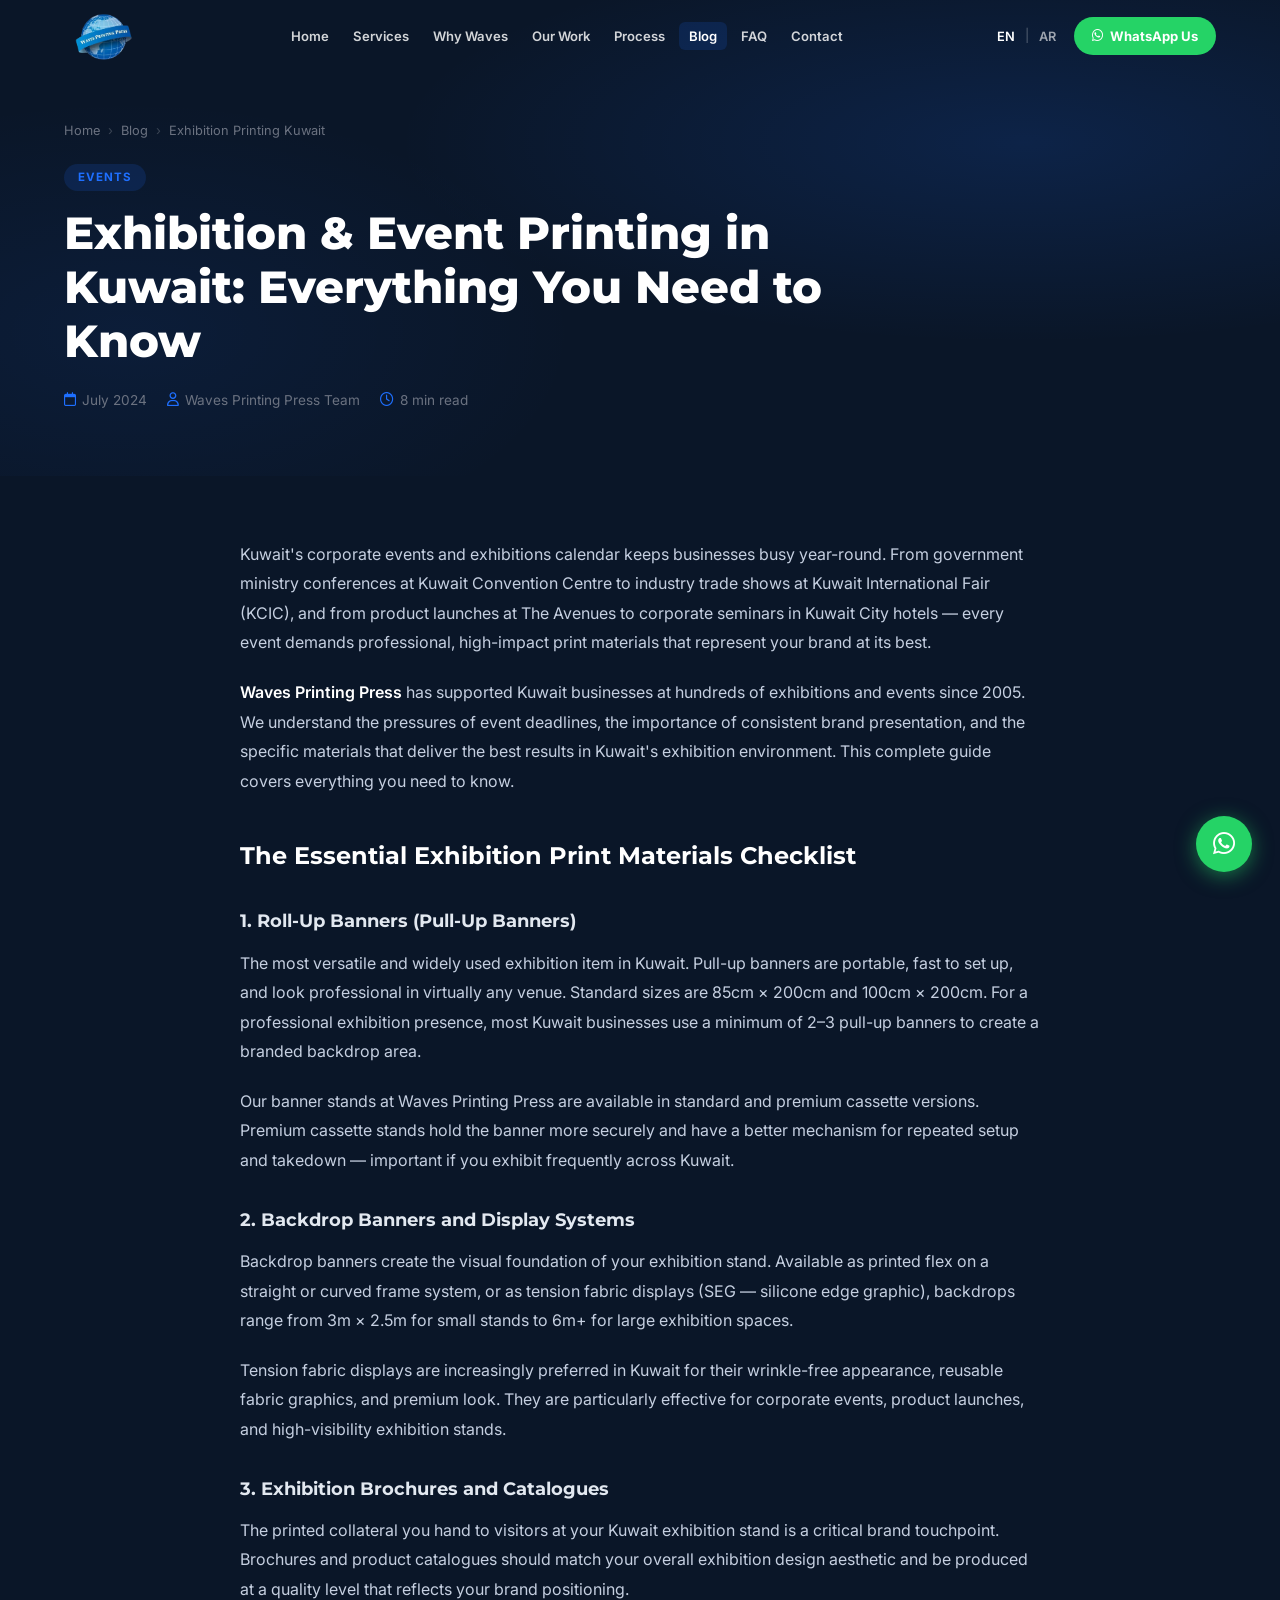
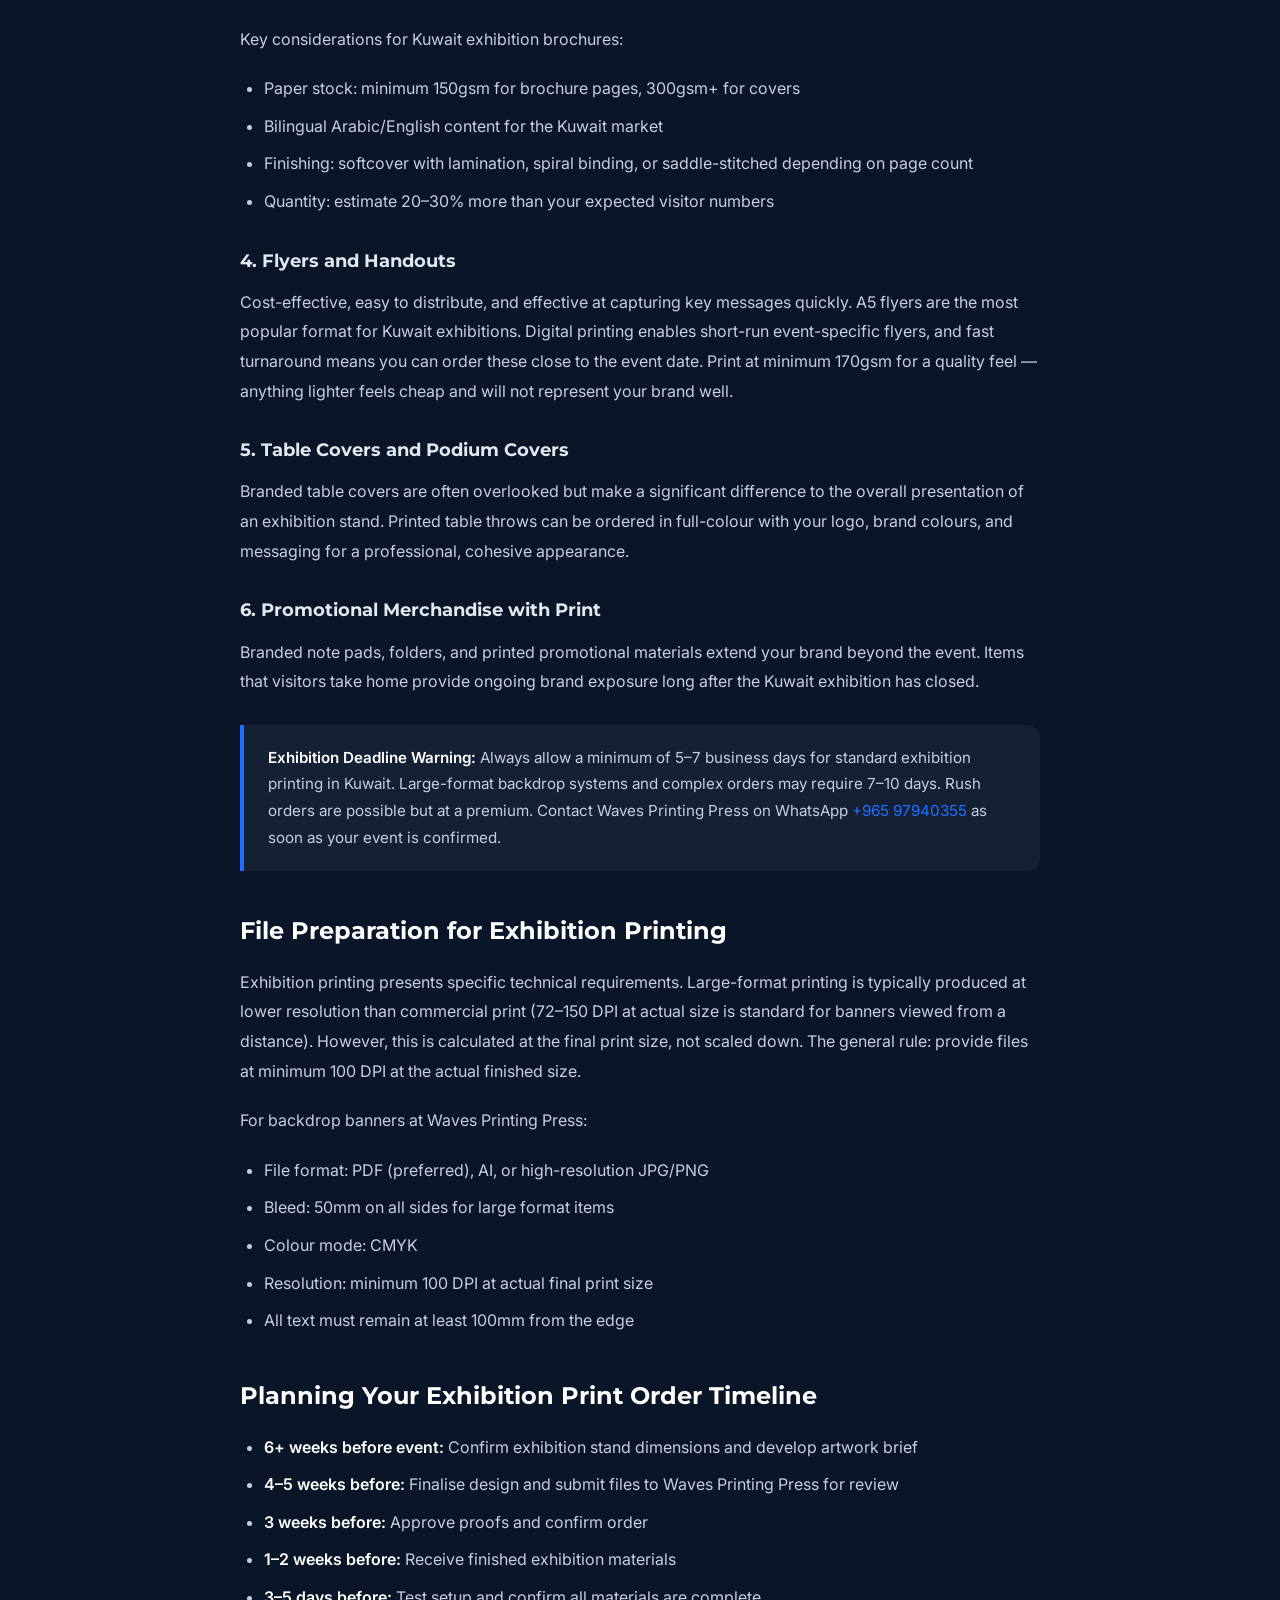
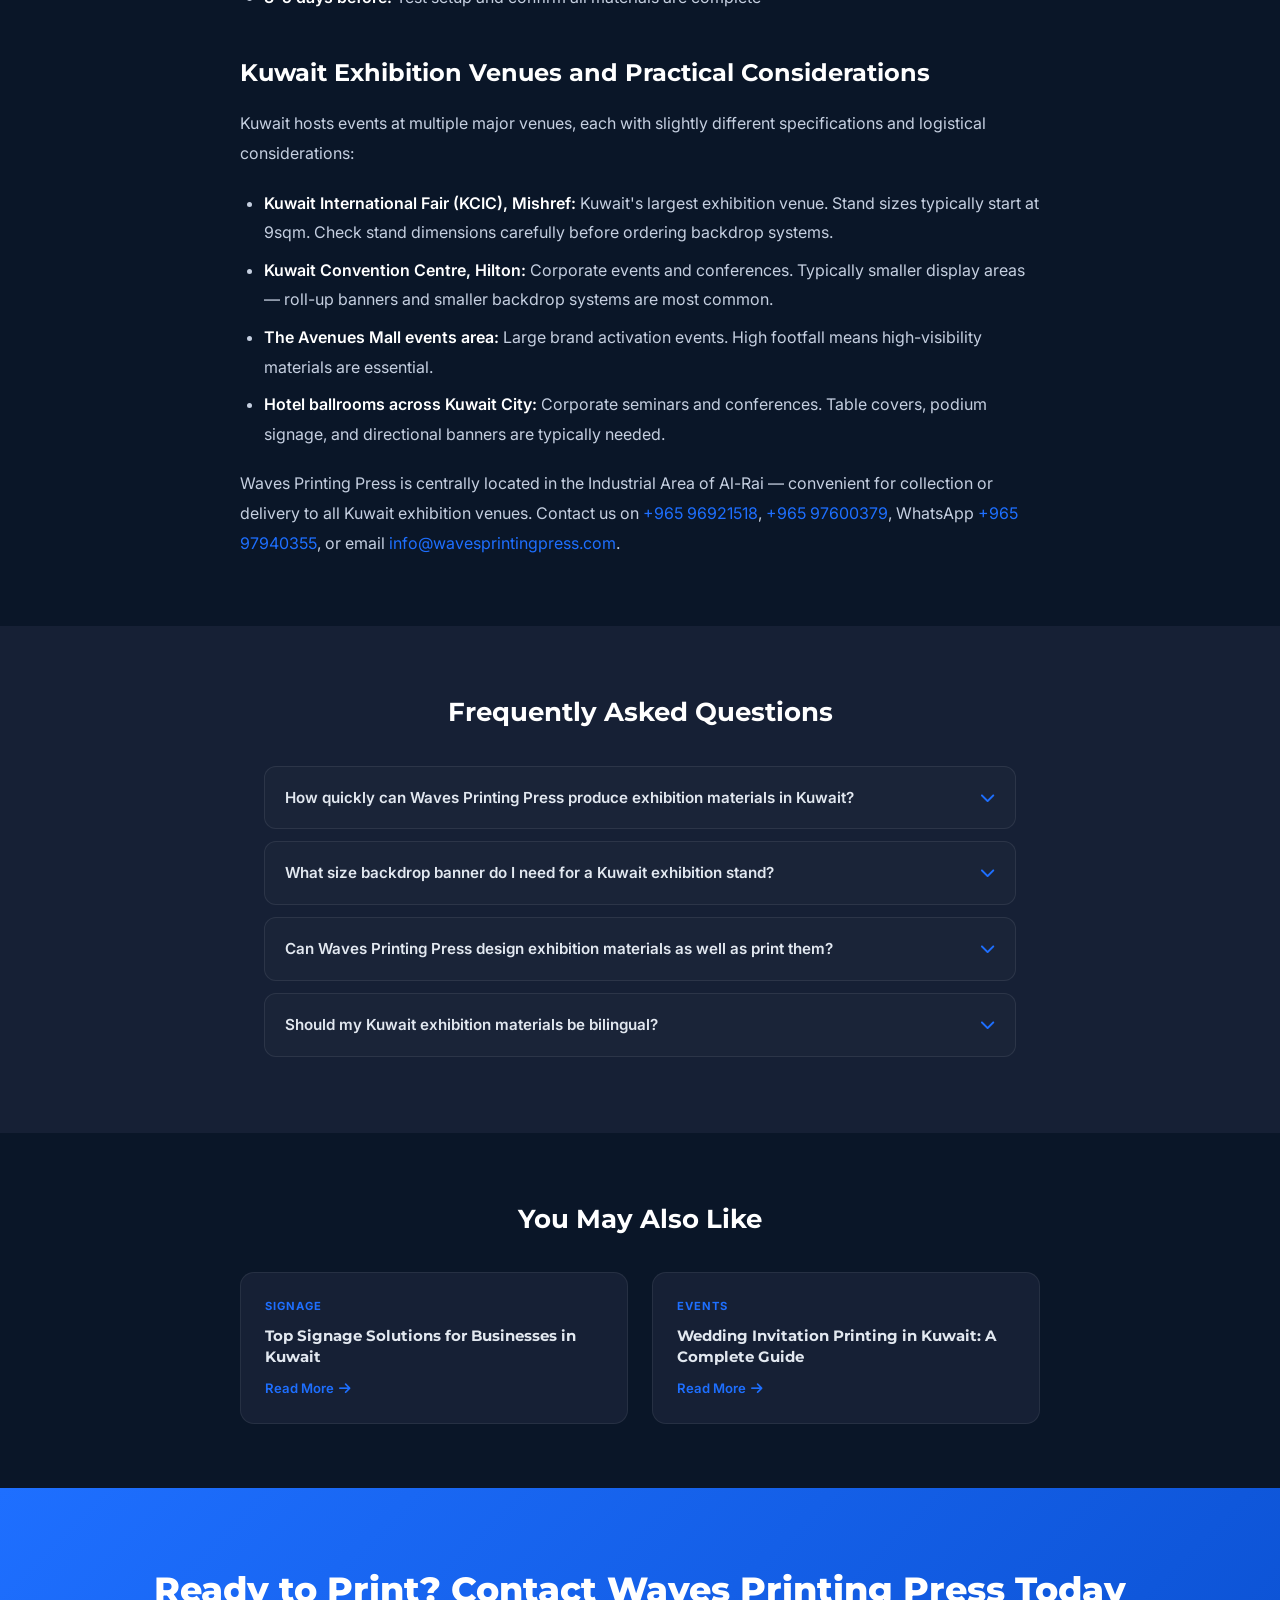
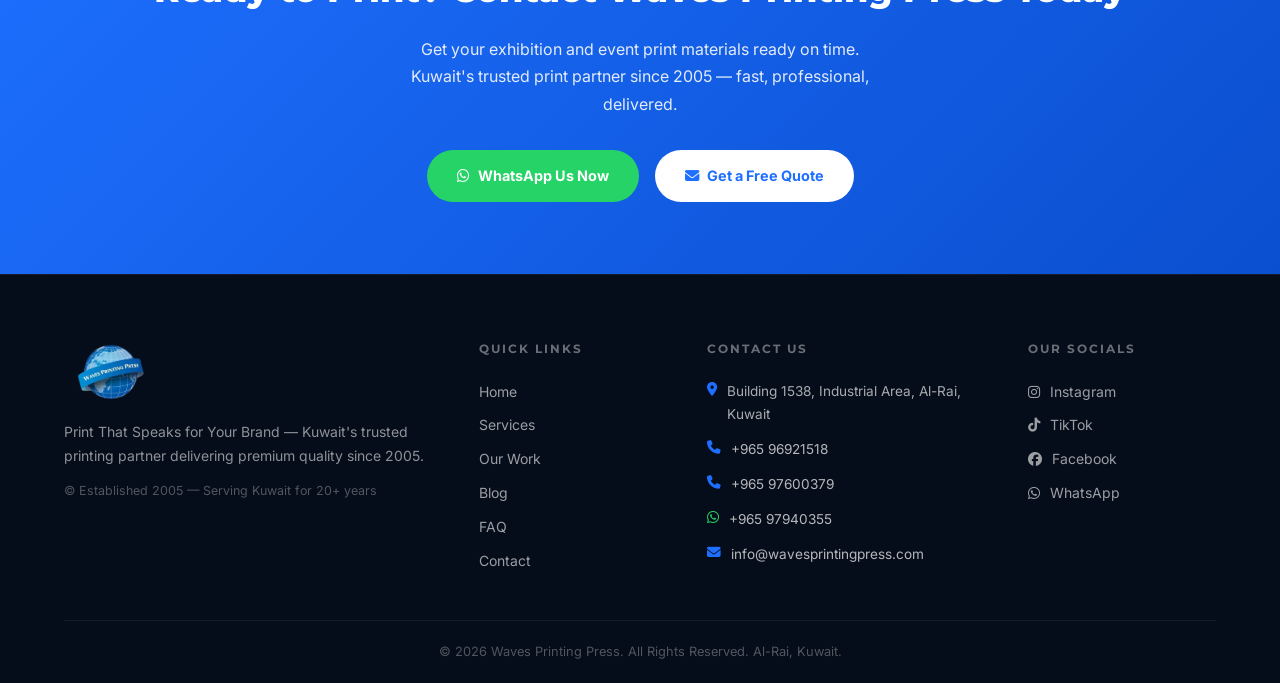
<file: blog-post-9.html>
<!DOCTYPE html>
<html lang="en" dir="ltr">
<head>
  <meta charset="UTF-8">
  <meta name="viewport" content="width=device-width, initial-scale=1.0">
  <title>Exhibition & Event Printing in Kuwait: Full Guide | Waves</title>
  <meta name="description" content="Complete guide to exhibition and event printing in Kuwait — banners, backdrops, brochures & displays. Expert printing by Waves Printing Press, Al-Rai, Kuwait since 2005.">
  <meta name="robots" content="index, follow">
  <meta name="author" content="Waves Printing Press">
  <link rel="canonical" href="https://wavesprintingpress.com/blog-post-9.html">
  <meta property="og:type" content="article">
  <meta property="og:url" content="https://gaur61201.github.io/waves-printing-press/blog-post-9.html">
  <meta property="og:title" content="Exhibition & Event Printing in Kuwait: Everything You Need to Know | Waves Printing Press">
  <meta property="og:description" content="Your complete guide to exhibition and event printing in Kuwait — from roll-up banners to full exhibition systems, by Waves Printing Press.">
  <meta property="og:image" content="https://gaur61201.github.io/waves-printing-press/images/waves_logo/waves_logo.png">
  <meta property="article:published_time" content="2024-07-07">
  <meta name="twitter:card" content="summary_large_image">
  <meta name="twitter:title" content="Exhibition & Event Printing in Kuwait: Everything You Need to Know">
  <meta name="twitter:description" content="Complete guide to exhibition and event printing in Kuwait from Waves Printing Press, Al-Rai.">
  <meta name="twitter:image" content="https://gaur61201.github.io/waves-printing-press/images/waves_logo/waves_logo.png">
  <link rel="preconnect" href="https://fonts.googleapis.com">
  <link rel="preconnect" href="https://fonts.gstatic.com" crossorigin>
  <link href="https://fonts.googleapis.com/css2?family=Cairo:wght@400;600;700;800&family=Inter:wght@400;500;600&family=Montserrat:wght@400;500;600;700;800&display=swap" rel="stylesheet">
  <link rel="stylesheet" href="https://cdnjs.cloudflare.com/ajax/libs/font-awesome/6.4.2/css/all.min.css">
  <!-- Favicon -->
  <link rel="icon" type="image/png" href="images/waves_logo/waves_logo.png">
  <link rel="apple-touch-icon" href="images/waves_logo/waves_logo.png">
  <script type="application/ld+json">
  {
    "@context": "https://schema.org",
    "@type": "Article",
    "headline": "Exhibition & Event Printing in Kuwait: Everything You Need to Know",
    "datePublished": "2024-07-07",
    "dateModified": "2026-03-21",
    "author": { "@type": "Organization", "name": "Waves Printing Press", "url": "https://wavesprintingpress.com" },
    "publisher": { "@type": "Organization", "name": "Waves Printing Press", "logo": { "@type": "ImageObject", "url": "https://gaur61201.github.io/waves-printing-press/images/waves_logo/waves_logo.png" } },
    "description": "Complete guide to exhibition and event printing in Kuwait — materials, timelines, best practices and more.",
    "image": "https://gaur61201.github.io/waves-printing-press/images/waves_logo/waves_logo.png",
    "mainEntityOfPage": { "@type": "WebPage", "@id": "https://wavesprintingpress.com/blog-post-9.html" }
  }
  </script>

  <!-- BreadcrumbList Schema -->
  <script type="application/ld+json">
  {
    "@context": "https://schema.org",
    "@type": "BreadcrumbList",
    "itemListElement": [
      {"@type": "ListItem", "position": 1, "name": "Home", "item": "https://gaur61201.github.io/waves-printing-press/"},
      {"@type": "ListItem", "position": 2, "name": "Blog", "item": "https://gaur61201.github.io/waves-printing-press/blog.html"},
      {"@type": "ListItem", "position": 3, "name": "Exhibition & Event Printing in Kuwait: Everything You Need to Know"}
    ]
  }
  </script>

  <style>
    :root{--primary:#0A1628;--accent:#1E6FFF;--white:#FFFFFF;--light-bg:#F4F7FF;--text-dark:#1A1A2E;--text-muted:#6B7280;--border:rgba(255,255,255,0.08);--card-bg:#111827;--navy-light:#162035;--font-head:'Montserrat',sans-serif;--font-body:'Inter',sans-serif;--font-ar:'Cairo',sans-serif;}
    *,*::before,*::after{box-sizing:border-box;margin:0;padding:0;}html{scroll-behavior:smooth;}
    body{font-family:var(--font-body);background:var(--primary);color:#e2e8f0;line-height:1.7;overflow-x:hidden;}
    [dir="rtl"] body{font-family:var(--font-ar);}img{max-width:100%;height:auto;display:block;}a{color:var(--accent);text-decoration:none;}a:hover{text-decoration:underline;}
    .container{width:100%;max-width:1200px;margin:0 auto;padding:0 24px;}
    [lang="en"] .ar-text{display:none;}[lang="ar"] .en-text{display:none;}body[dir="ltr"] .ar-text{display:none!important;}body[dir="rtl"] .en-text{display:none!important;}[lang="ar"]{font-family:var(--font-ar);}
    #navbar{position:fixed;top:0;left:0;right:0;z-index:1000;padding:0 24px;transition:background 0.3s ease,box-shadow 0.3s ease;}
    #navbar.scrolled{background:rgba(10,22,40,0.97);box-shadow:0 2px 24px rgba(0,0,0,0.35);backdrop-filter:blur(12px);}
    .nav-inner{display:flex;align-items:center;justify-content:space-between;height:72px;gap:16px;}
    .nav-logo{display:flex;align-items:center;gap:10px;text-decoration:none;flex-shrink:0;}
    .nav-logo img{height:55px;width:auto;}.nav-logo-css{display:flex;align-items:center;gap:8px;}
    .logo-label{font-family:var(--font-head);font-weight:800;font-size:1rem;color:#fff;}
    .mini-globe{width:28px;height:28px;border-radius:50%;background:var(--accent);}
    .nav-links{display:flex;list-style:none;gap:4px;align-items:center;}
    .nav-links a{font-family:var(--font-body);font-size:0.82rem;font-weight:600;color:rgba(255,255,255,0.82);padding:6px 10px;border-radius:6px;transition:color 0.2s,background 0.2s;text-decoration:none;white-space:nowrap;}
    .nav-links a:hover,.nav-links a.nav-active{color:#fff;background:rgba(30,111,255,0.15);}
    .nav-right{display:flex;align-items:center;gap:12px;flex-shrink:0;}
    .lang-toggle{display:flex;align-items:center;gap:4px;}
    .lang-btn{background:transparent;border:none;color:rgba(255,255,255,0.6);font-family:var(--font-body);font-size:0.8rem;font-weight:600;cursor:pointer;padding:4px 6px;border-radius:4px;transition:color 0.2s;}
    .lang-btn.active{color:#fff;}.lang-sep{color:rgba(255,255,255,0.3);font-size:0.8rem;}
    .btn-wa-nav{display:inline-flex;align-items:center;gap:7px;padding:8px 18px;border-radius:50px;background:#25D366;color:#fff;font-family:var(--font-body);font-size:0.82rem;font-weight:700;text-decoration:none;transition:transform 0.2s,box-shadow 0.2s;white-space:nowrap;}
    .btn-wa-nav:hover{transform:translateY(-1px);box-shadow:0 4px 16px rgba(37,211,102,0.35);text-decoration:none;}
    .hamburger{display:none;flex-direction:column;gap:5px;background:transparent;border:none;cursor:pointer;padding:4px;}
    .hamburger span{display:block;width:24px;height:2px;background:#fff;border-radius:2px;transition:all 0.3s ease;}
    .hamburger.open span:nth-child(1){transform:translateY(7px) rotate(45deg);}
    .hamburger.open span:nth-child(2){opacity:0;}
    .hamburger.open span:nth-child(3){transform:translateY(-7px) rotate(-45deg);}
    .mobile-menu{display:none;flex-direction:column;gap:0;background:rgba(10,22,40,0.98);backdrop-filter:blur(16px);padding:16px 0 24px;border-top:1px solid rgba(255,255,255,0.06);}
    .mobile-menu.open{display:flex;}
    .mobile-menu a{padding:13px 28px;color:rgba(255,255,255,0.85);font-size:0.95rem;font-weight:600;border-bottom:1px solid rgba(255,255,255,0.04);transition:background 0.2s,color 0.2s;text-decoration:none;}
    .mobile-menu a:hover{background:rgba(30,111,255,0.1);color:#fff;}
    .mobile-lang-row{display:flex;gap:12px;padding:16px 28px 8px;}.mobile-lang-row .lang-btn{font-size:0.9rem;padding:8px 16px;border:1px solid rgba(255,255,255,0.2);border-radius:6px;}
    .mobile-wa{margin:12px 28px 0;padding:12px 20px !important;background:#25D366 !important;border-radius:10px;color:#fff !important;display:flex !important;align-items:center;gap:8px;justify-content:center;border-bottom:none !important;}
    @media(max-width:1024px){.nav-links{display:none;}}@media(max-width:768px){.btn-wa-nav .en-text,.btn-wa-nav .ar-text{display:none;}.hamburger{display:flex;}}
    .post-hero{background:var(--primary);padding:120px 0 64px;position:relative;overflow:hidden;}
    .post-hero::before{content:'';position:absolute;inset:0;background:radial-gradient(ellipse 70% 60% at 80% 30%,rgba(30,111,255,0.15) 0%,transparent 70%),radial-gradient(ellipse 50% 70% at 10% 70%,rgba(30,111,255,0.08) 0%,transparent 70%);}
    .post-hero .container{position:relative;z-index:1;}
    .post-breadcrumb{display:flex;align-items:center;gap:8px;font-size:0.8rem;color:var(--text-muted);margin-bottom:20px;flex-wrap:wrap;}
    .post-breadcrumb a{color:var(--text-muted);transition:color 0.2s;}.post-breadcrumb a:hover{color:var(--accent);text-decoration:none;}.post-breadcrumb .sep{color:rgba(255,255,255,0.2);}
    .post-cat-badge{display:inline-block;padding:4px 14px;background:rgba(30,111,255,0.15);color:var(--accent);border-radius:50px;font-size:0.72rem;font-weight:700;letter-spacing:1px;text-transform:uppercase;margin-bottom:16px;}
    .post-hero h1{font-family:var(--font-head);font-size:clamp(1.8rem,4vw,2.8rem);font-weight:800;color:#fff;line-height:1.2;margin-bottom:20px;max-width:820px;}
    .post-meta-row{display:flex;align-items:center;gap:20px;flex-wrap:wrap;color:var(--text-muted);font-size:0.85rem;}
    .post-meta-row span{display:flex;align-items:center;gap:6px;}.post-meta-row i{color:var(--accent);}
    .post-body-section{padding:64px 0 48px;}.post-layout{max-width:800px;margin:0 auto;}
    .post-layout h2{font-family:var(--font-head);font-size:1.5rem;font-weight:700;color:#fff;margin:40px 0 16px;}
    .post-layout h3{font-family:var(--font-head);font-size:1.15rem;font-weight:700;color:#e2e8f0;margin:28px 0 12px;}
    .post-layout p{color:#c5cfe0;line-height:1.85;margin-bottom:20px;font-size:1rem;}
    .post-layout ul,.post-layout ol{margin:0 0 20px 24px;color:#c5cfe0;line-height:1.85;}
    [dir="rtl"] .post-layout ul,[dir="rtl"] .post-layout ol{margin:0 24px 20px 0;}.post-layout li{margin-bottom:8px;}.post-layout strong{color:#fff;font-weight:600;}
    .post-highlight{background:var(--navy-light);border-left:4px solid var(--accent);border-radius:0 12px 12px 0;padding:20px 24px;margin:28px 0;color:#c5cfe0;font-size:0.95rem;line-height:1.75;}
    [dir="rtl"] .post-highlight{border-left:none;border-right:4px solid var(--accent);border-radius:12px 0 0 12px;}
    .post-faq{background:var(--navy-light);padding:64px 0;}.post-faq .container{max-width:800px;margin:0 auto;}
    .post-faq h2{font-family:var(--font-head);font-size:1.6rem;font-weight:700;color:#fff;margin-bottom:32px;text-align:center;}
    .faq-item{border:1px solid rgba(255,255,255,0.08);border-radius:12px;margin-bottom:12px;overflow:hidden;background:rgba(255,255,255,0.02);}
    .faq-item summary{display:flex;justify-content:space-between;align-items:center;padding:18px 20px;cursor:pointer;font-weight:600;color:#e2e8f0;font-size:0.95rem;list-style:none;gap:12px;}
    .faq-item summary::-webkit-details-marker{display:none;}.faq-item summary:hover{color:#fff;background:rgba(30,111,255,0.05);}
    .faq-arrow{color:var(--accent);flex-shrink:0;transition:transform 0.3s ease;}.faq-item[open] .faq-arrow{transform:rotate(180deg);}
    .faq-body{padding:0 20px 18px;color:#a8b4c8;font-size:0.9rem;line-height:1.75;}
    .post-related{padding:64px 0;}.post-related h2{font-family:var(--font-head);font-size:1.6rem;font-weight:700;color:#fff;margin-bottom:32px;text-align:center;}
    .related-grid{display:grid;grid-template-columns:repeat(2,1fr);gap:24px;max-width:800px;margin:0 auto;}
    @media(max-width:560px){.related-grid{grid-template-columns:1fr;}}
    .related-card{background:var(--navy-light);border:1px solid rgba(255,255,255,0.07);border-radius:14px;padding:24px;transition:border-color 0.3s,transform 0.3s;text-decoration:none;display:block;}
    .related-card:hover{border-color:var(--accent);transform:translateY(-4px);text-decoration:none;}
    .related-cat{font-size:0.7rem;font-weight:700;letter-spacing:1px;text-transform:uppercase;color:var(--accent);margin-bottom:8px;display:block;}
    .related-card h3{font-family:var(--font-head);font-size:0.95rem;font-weight:700;color:#e2e8f0;line-height:1.4;margin-bottom:8px;}
    .related-card .read-link{font-size:0.82rem;font-weight:600;color:var(--accent);display:flex;align-items:center;gap:5px;margin-top:10px;}
    .post-cta{background:linear-gradient(135deg,var(--accent) 0%,#0a4fcf 100%);padding:72px 0;text-align:center;}
    .post-cta h2{font-family:var(--font-head);font-size:clamp(1.5rem,4vw,2.2rem);font-weight:800;color:#fff;margin-bottom:16px;}
    .post-cta p{color:rgba(255,255,255,0.88);font-size:1rem;max-width:500px;margin:0 auto 32px;line-height:1.7;}
    .cta-btn-row{display:flex;justify-content:center;gap:16px;flex-wrap:wrap;}
    .btn-cta-white{display:inline-flex;align-items:center;gap:8px;padding:14px 30px;border-radius:50px;background:#fff;color:var(--accent);font-family:var(--font-body);font-size:0.9rem;font-weight:700;text-decoration:none;transition:transform 0.25s,box-shadow 0.25s;}
    .btn-cta-white:hover{transform:translateY(-2px);box-shadow:0 8px 24px rgba(0,0,0,0.2);text-decoration:none;}
    .btn-cta-wa{display:inline-flex;align-items:center;gap:8px;padding:14px 30px;border-radius:50px;background:#25D366;color:#fff;font-family:var(--font-body);font-size:0.9rem;font-weight:700;text-decoration:none;transition:transform 0.25s,box-shadow 0.25s;}
    .btn-cta-wa:hover{transform:translateY(-2px);box-shadow:0 8px 24px rgba(37,211,102,0.4);text-decoration:none;}
    #footer{background:#060d1a;padding:64px 0 0;border-top:1px solid rgba(255,255,255,0.06);}
    .footer-grid{display:grid;grid-template-columns:2fr 1fr 1.5fr 1fr;gap:40px;padding-bottom:48px;}
    @media(max-width:900px){.footer-grid{grid-template-columns:1fr 1fr;}}@media(max-width:560px){.footer-grid{grid-template-columns:1fr;}}
    .footer-col h4{font-family:var(--font-head);font-size:0.75rem;font-weight:700;letter-spacing:2px;text-transform:uppercase;color:rgba(255,255,255,0.4);margin-bottom:20px;}
    .foot-logo{margin-bottom:16px;}.foot-logo img{height:65px;width:auto;}
    .foot-tagline{font-size:0.875rem;color:rgba(255,255,255,0.55);line-height:1.7;margin-bottom:12px;}.foot-since{font-size:0.78rem;color:rgba(255,255,255,0.3);}
    .foot-links{display:flex;flex-direction:column;gap:10px;}.foot-links a{font-size:0.875rem;color:rgba(255,255,255,0.6);text-decoration:none;transition:color 0.2s;}.foot-links a:hover{color:var(--accent);}
    .foot-contacts{display:flex;flex-direction:column;gap:12px;}
    .foot-ci{display:flex;align-items:flex-start;gap:10px;font-size:0.85rem;}.foot-ci i{color:var(--accent);margin-top:3px;flex-shrink:0;}.foot-ci .wai{color:#25D366;}
    .foot-ci a{color:rgba(255,255,255,0.7);text-decoration:none;transition:color 0.2s;}.foot-ci a:hover{color:var(--accent);}.foot-ci span{color:rgba(255,255,255,0.65);}
    .footer-socials-list{display:flex;flex-direction:column;gap:10px;}
    .footer-social-link{display:flex;align-items:center;gap:10px;font-size:0.875rem;color:rgba(255,255,255,0.6);text-decoration:none;transition:color 0.2s;}.footer-social-link:hover{color:var(--accent);}
    .footer-bottom{border-top:1px solid rgba(255,255,255,0.06);padding:20px 0;text-align:center;}.foot-copy{font-size:0.8rem;color:rgba(255,255,255,0.3);}
    .whatsapp-float{position:fixed;bottom:28px;right:28px;z-index:999;width:56px;height:56px;border-radius:50%;background:#25D366;color:#fff;display:flex;align-items:center;justify-content:center;font-size:1.6rem;box-shadow:0 4px 20px rgba(37,211,102,0.5);text-decoration:none;transition:transform 0.3s,box-shadow 0.3s;}
    .whatsapp-float:hover{transform:scale(1.1);box-shadow:0 6px 28px rgba(37,211,102,0.65);text-decoration:none;}[dir="rtl"] .whatsapp-float{right:auto;left:28px;}
  </style>

  <script type="application/ld+json">
  {
    "@context": "https://schema.org",
    "@type": "FAQPage",
    "mainEntity": [
      {
        "@type": "Question",
        "name": "How quickly can Waves Printing Press produce exhibition materials in Kuwait?",
        "acceptedAnswer": {
          "@type": "Answer",
          "text": "Standard roll-up banners and flyers can typically be produced in 2–3 business days. Large-format backdrop systems and complex exhibition packages require 5–7 business days. For urgent exhibition needs with less than 3 days notice, contact us immediately on WhatsApp +965 97940355 to check what is achievable within your timeline."
        }
      },
      {
        "@type": "Question",
        "name": "What size backdrop banner do I need for a Kuwait exhibition stand?",
        "acceptedAnswer": {
          "@type": "Answer",
          "text": "This depends on your stand dimensions. For a standard 3m × 3m stand, a 3m × 2.5m backdrop is typical. For larger stands, multiple panels or wider systems may be needed. We recommend providing your exact stand dimensions so our team can specify the right backdrop size and system for your Kuwait exhibition."
        }
      },
      {
        "@type": "Question",
        "name": "Can Waves Printing Press design exhibition materials as well as print them?",
        "acceptedAnswer": {
          "@type": "Answer",
          "text": "Yes. Our in-house design team can create complete exhibition packages — from backdrops and pull-up banners to brochures and flyers. We can work from your existing brand guidelines or develop event-specific creative. Exhibition design projects require additional lead time, so contact us as early as possible after your event is confirmed."
        }
      },
      {
        "@type": "Question",
        "name": "Should my Kuwait exhibition materials be bilingual?",
        "acceptedAnswer": {
          "@type": "Answer",
          "text": "For most Kuwait exhibitions, bilingual (Arabic/English) materials are strongly recommended to communicate effectively with Kuwait nationals and expatriates alike. At KCIC and other major venues, the visitor profile typically includes both Arabic and English speakers. Our design team is experienced in creating bilingual exhibition layouts that work well in both languages without compromising visual design quality."
        }
      }
    ]
  }
  </script>
</head>
<body dir="ltr">
<nav id="navbar" role="navigation" aria-label="Main navigation">
  <div class="container nav-inner">
    <a href="index.html" class="nav-logo"><img src="images/waves_logo/waves_logo.png" alt="Waves Printing Press Logo" height="55" onerror="this.style.display='none'; this.nextElementSibling.style.display='flex';"><div class="nav-logo-css" style="display:none;"><div class="mini-globe"></div><span class="logo-label">Waves Printing Press</span></div></a>
    <ul class="nav-links" role="list">
      <li><a href="index.html#hero" class="en-text">Home</a><a href="index.html#hero" class="ar-text">الرئيسية</a></li>
      <li><a href="index.html#services" class="en-text">Services</a><a href="index.html#services" class="ar-text">خدماتنا</a></li>
      <li><a href="index.html#why-waves" class="en-text">Why Waves</a><a href="index.html#why-waves" class="ar-text">لماذا أمواج</a></li>
      <li><a href="index.html#our-work" class="en-text">Our Work</a><a href="index.html#our-work" class="ar-text">أعمالنا</a></li>
      <li><a href="index.html#process" class="en-text">Process</a><a href="index.html#process" class="ar-text">كيف نعمل</a></li>
      <li><a href="blog.html" class="en-text nav-active">Blog</a><a href="blog.html" class="ar-text nav-active">المدونة</a></li>
      <li><a href="index.html#faq" class="en-text">FAQ</a><a href="index.html#faq" class="ar-text">الأسئلة</a></li>
      <li><a href="index.html#contact" class="en-text">Contact</a><a href="index.html#contact" class="ar-text">تواصل</a></li>
    </ul>
    <div class="nav-right">
      <div class="lang-toggle"><button class="lang-btn active" id="btn-en" onclick="setLang('en')" aria-pressed="true">EN</button><span class="lang-sep">|</span><button class="lang-btn" id="btn-ar" onclick="setLang('ar')" aria-pressed="false">AR</button></div>
      <a href="https://wa.me/96597940355" class="btn-wa-nav" target="_blank" rel="noopener"><i class="fa-brands fa-whatsapp"></i><span class="en-text">WhatsApp Us</span><span class="ar-text">واتساب</span></a>
      <button class="hamburger" id="hamburger" aria-label="Toggle menu" aria-expanded="false"><span></span><span></span><span></span></button>
    </div>
  </div>
  <div class="mobile-menu" id="mobile-menu">
    <a href="index.html#hero"><span class="en-text">Home</span><span class="ar-text">الرئيسية</span></a>
    <a href="index.html#services"><span class="en-text">Services</span><span class="ar-text">خدماتنا</span></a>
    <a href="index.html#why-waves"><span class="en-text">Why Waves</span><span class="ar-text">لماذا أمواج</span></a>
    <a href="index.html#our-work"><span class="en-text">Our Work</span><span class="ar-text">أعمالنا</span></a>
    <a href="index.html#process"><span class="en-text">Process</span><span class="ar-text">كيف نعمل</span></a>
    <a href="blog.html"><span class="en-text">Blog</span><span class="ar-text">المدونة</span></a>
    <a href="index.html#faq"><span class="en-text">FAQ</span><span class="ar-text">الأسئلة الشائعة</span></a>
    <a href="index.html#contact"><span class="en-text">Contact</span><span class="ar-text">تواصل معنا</span></a>
    <div class="mobile-lang-row"><button class="lang-btn" onclick="setLang('en');">EN</button><button class="lang-btn" onclick="setLang('ar');">AR / عربي</button></div>
    <a href="https://wa.me/96597940355" class="mobile-wa" target="_blank" rel="noopener"><i class="fa-brands fa-whatsapp"></i><span class="en-text">WhatsApp Us</span><span class="ar-text">تواصل عبر واتساب</span></a>
  </div>
</nav>

<section class="post-hero" aria-labelledby="post-title">
  <div class="container">
    <nav class="post-breadcrumb" aria-label="Breadcrumb">
      <a href="index.html"><span class="en-text">Home</span><span class="ar-text">الرئيسية</span></a><span class="sep">›</span><a href="blog.html"><span class="en-text">Blog</span><span class="ar-text">المدونة</span></a><span class="sep">›</span><span><span class="en-text">Exhibition Printing Kuwait</span><span class="ar-text">طباعة المعارض في الكويت</span></span>
    </nav>
    <span class="post-cat-badge"><span class="en-text">Events</span><span class="ar-text">فعاليات</span></span>
    <h1 id="post-title"><span class="en-text">Exhibition &amp; Event Printing in Kuwait: Everything You Need to Know</span><span class="ar-text">طباعة المعارض والفعاليات في الكويت: كل ما تحتاج معرفته</span></h1>
    <div class="post-meta-row">
      <span><i class="fa-regular fa-calendar"></i> July 2024</span>
      <span><i class="fa-regular fa-user"></i> <span class="en-text">Waves Printing Press Team</span><span class="ar-text">فريق أمواج للطباعة</span></span>
      <span><i class="fa-regular fa-clock"></i> <span class="en-text">8 min read</span><span class="ar-text">8 دقائق قراءة</span></span>
    </div>
  </div>
</section>

<section class="post-body-section">
  <div class="container">
    <div class="post-layout">

      <p><span class="en-text">Kuwait's corporate events and exhibitions calendar keeps businesses busy year-round. From government ministry conferences at Kuwait Convention Centre to industry trade shows at Kuwait International Fair (KCIC), and from product launches at The Avenues to corporate seminars in Kuwait City hotels — every event demands professional, high-impact print materials that represent your brand at its best.</span><span class="ar-text">يُبقي تقويم الفعاليات والمعارض المؤسسية في الكويت الشركات مشغولة على مدار العام. من مؤتمرات الوزارات الحكومية في مركز الكويت للمؤتمرات إلى المعارض التجارية في معرض الكويت الدولي (KCIC)، ومن إطلاق المنتجات في أفينيوز إلى الندوات المؤسسية في فنادق الكويت — كل فعالية تستلزم مواد مطبوعة احترافية وعالية التأثير تمثّل علامتك في أفضل صورة.</span></p>

      <p><span class="en-text"><strong>Waves Printing Press</strong> has supported Kuwait businesses at hundreds of exhibitions and events since 2005. We understand the pressures of event deadlines, the importance of consistent brand presentation, and the specific materials that deliver the best results in Kuwait's exhibition environment. This complete guide covers everything you need to know.</span><span class="ar-text"><strong>أمواج للطباعة</strong> دعمت شركات الكويت في مئات المعارض والفعاليات منذ 2005. نفهم ضغوط المواعيد النهائية للفعاليات، وأهمية الحضور البصري المتسق للعلامة، والمواد المحددة التي تحقق أفضل النتائج في بيئة المعارض الكويتية. هذا الدليل الشامل يغطي كل ما تحتاج معرفته.</span></p>

      <h2><span class="en-text">The Essential Exhibition Print Materials Checklist</span><span class="ar-text">قائمة المواد المطبوعة الأساسية للمعارض</span></h2>

      <h3><span class="en-text">1. Roll-Up Banners (Pull-Up Banners)</span><span class="ar-text">1. البانرات اللفّافة (القابلة للسحب)</span></h3>
      <p><span class="en-text">The most versatile and widely used exhibition item in Kuwait. Pull-up banners are portable, fast to set up, and look professional in virtually any venue. Standard sizes are 85cm × 200cm and 100cm × 200cm. For a professional exhibition presence, most Kuwait businesses use a minimum of 2–3 pull-up banners to create a branded backdrop area.</span><span class="ar-text">الأكثر تنوعاً واستخداماً في معارض الكويت. البانرات القابلة للسحب محمولة وسريعة التركيب وتبدو احترافية في أي مكان تقريباً. المقاسات القياسية هي 85 سم × 200 سم و100 سم × 200 سم. لحضور احترافي في المعرض، تستخدم معظم الشركات الكويتية ما لا يقل عن 2–3 بانرات لفّافة لإنشاء منطقة خلفية ذات هوية بصرية.</span></p>
      <p><span class="en-text">Our banner stands at Waves Printing Press are available in standard and premium cassette versions. Premium cassette stands hold the banner more securely and have a better mechanism for repeated setup and takedown — important if you exhibit frequently across Kuwait.</span><span class="ar-text">حوامل البانر لدى أمواج للطباعة متوفرة بإصدارات قياسية وكاسيت بريميوم. حوامل الكاسيت البريميوم تُثبّت البانر بشكل أحكم وتتميز بآلية أفضل للتركيب والطي المتكرر — وهو أمر مهم إن كنت تشارك في معارض متعددة عبر الكويت.</span></p>

      <h3><span class="en-text">2. Backdrop Banners and Display Systems</span><span class="ar-text">2. بانرات الخلفية وأنظمة العرض</span></h3>
      <p><span class="en-text">Backdrop banners create the visual foundation of your exhibition stand. Available as printed flex on a straight or curved frame system, or as tension fabric displays (SEG — silicone edge graphic), backdrops range from 3m × 2.5m for small stands to 6m+ for large exhibition spaces.</span><span class="ar-text">تُشكّل بانرات الخلفية الأساس البصري لجناحك في المعرض. متوفرة كفليكس مطبوع على إطار مستقيم أو منحنٍ، أو كعروض قماش مشدود (SEG)، وتتراوح أبعادها من 3م × 2.5م للأجنحة الصغيرة إلى 6م+ للمساحات الكبيرة.</span></p>
      <p><span class="en-text">Tension fabric displays are increasingly preferred in Kuwait for their wrinkle-free appearance, reusable fabric graphics, and premium look. They are particularly effective for corporate events, product launches, and high-visibility exhibition stands.</span><span class="ar-text">تتصاعد شعبية عروض القماش المشدود في الكويت لمظهرها الخالي من التجاعيد وجرافيكها القماشي القابل لإعادة الاستخدام ومظهرها الراقي. وهي فعّالة بشكل خاص للفعاليات المؤسسية وإطلاق المنتجات والأجنحة عالية الظهور.</span></p>

      <h3><span class="en-text">3. Exhibition Brochures and Catalogues</span><span class="ar-text">3. الكتيّبات والكتالوجات الخاصة بالمعارض</span></h3>
      <p><span class="en-text">The printed collateral you hand to visitors at your Kuwait exhibition stand is a critical brand touchpoint. Brochures and product catalogues should match your overall exhibition design aesthetic and be produced at a quality level that reflects your brand positioning.</span><span class="ar-text">المواد المطبوعة التي تسلّمها للزوار في جناحك بالمعرض الكويتي تُعدّ نقطة تواصل حاسمة للعلامة. يجب أن تتناسب الكتيّبات وكتالوجات المنتجات مع الجمالية العامة لتصميم جناحك وأن تُنتج بمستوى جودة يعكس موضع علامتك.</span></p>
      <p><span class="en-text">Key considerations for Kuwait exhibition brochures:</span><span class="ar-text">اعتبارات رئيسية لكتيّبات المعارض الكويتية:</span></p>
      <ul>
        <li><span class="en-text">Paper stock: minimum 150gsm for brochure pages, 300gsm+ for covers</span><span class="ar-text">ورق: 150 جرام كحد أدنى لصفحات الكتيّب، 300 جرام+ للأغلفة</span></li>
        <li><span class="en-text">Bilingual Arabic/English content for the Kuwait market</span><span class="ar-text">محتوى ثنائي اللغة عربي/إنجليزي للسوق الكويتي</span></li>
        <li><span class="en-text">Finishing: softcover with lamination, spiral binding, or saddle-stitched depending on page count</span><span class="ar-text">التشطيب: غلاف ناعم بلمينيشن، أو تجليد حلزوني، أو خياطة وسطية بحسب عدد الصفحات</span></li>
        <li><span class="en-text">Quantity: estimate 20–30% more than your expected visitor numbers</span><span class="ar-text">الكميات: احسب 20–30% فوق العدد المتوقع للزوار</span></li>
      </ul>

      <h3><span class="en-text">4. Flyers and Handouts</span><span class="ar-text">4. الفلايرات والمواد التوزيعية</span></h3>
      <p><span class="en-text">Cost-effective, easy to distribute, and effective at capturing key messages quickly. A5 flyers are the most popular format for Kuwait exhibitions. Digital printing enables short-run event-specific flyers, and fast turnaround means you can order these close to the event date. Print at minimum 170gsm for a quality feel — anything lighter feels cheap and will not represent your brand well.</span><span class="ar-text">فعّالة من حيث التكلفة، سهلة التوزيع، وفعّالة في نقل الرسائل الأساسية بسرعة. فلايرات A5 هي الأكثر شيوعاً في المعارض الكويتية. تتيح الطباعة الرقمية فلايرات مخصصة للفعالية بكميات صغيرة، والتسليم السريع يعني إمكانية الطلب قريباً من تاريخ الحدث. اطبع على ورق بوزن 170 جرام كحد أدنى للشعور بالجودة — أي ورق أخف يبدو رخيصاً ولن يمثّل علامتك بشكل جيد.</span></p>

      <h3><span class="en-text">5. Table Covers and Podium Covers</span><span class="ar-text">5. أغطية الطاولات والمنابر</span></h3>
      <p><span class="en-text">Branded table covers are often overlooked but make a significant difference to the overall presentation of an exhibition stand. Printed table throws can be ordered in full-colour with your logo, brand colours, and messaging for a professional, cohesive appearance.</span><span class="ar-text">كثيراً ما يُغفل عن أغطية الطاولات ذات الهوية البصرية، لكنها تُحدث فارقاً كبيراً في الانطباع العام لجناح المعرض. يمكن طلب أغطية الطاولات المطبوعة بالألوان الكاملة مع شعارك وألوان علامتك ورسائلك لمظهر احترافي متناسق.</span></p>

      <h3><span class="en-text">6. Promotional Merchandise with Print</span><span class="ar-text">6. المواد الترويجية المطبوعة</span></h3>
      <p><span class="en-text">Branded note pads, folders, and printed promotional materials extend your brand beyond the event. Items that visitors take home provide ongoing brand exposure long after the Kuwait exhibition has closed.</span><span class="ar-text">المفاتيح الورقية والمجلدات والمواد الترويجية المطبوعة تمتد بعلامتك التجارية إلى ما بعد الفعالية. العناصر التي يأخذها الزوار إلى البيت توفر ظهوراً مستمراً للعلامة طويلاً بعد انتهاء المعرض الكويتي.</span></p>

      <div class="post-highlight">
        <span class="en-text"><strong>Exhibition Deadline Warning:</strong> Always allow a minimum of 5–7 business days for standard exhibition printing in Kuwait. Large-format backdrop systems and complex orders may require 7–10 days. Rush orders are possible but at a premium. Contact Waves Printing Press on WhatsApp <a href="https://wa.me/96597940355">+965 97940355</a> as soon as your event is confirmed.</span><span class="ar-text"><strong>تحذير المواعيد النهائية للمعارض:</strong> خصّص دائماً 5–7 أيام عمل كحد أدنى للطباعة القياسية للمعارض في الكويت. قد تتطلب أنظمة الخلفيات كبيرة الحجم والطلبات المعقدة 7–10 أيام. الطلبات المستعجلة ممكنة لكن بتكلفة إضافية. تواصل مع أمواج للطباعة عبر واتساب <a href="https://wa.me/96597940355">+965 97940355</a> فور تأكيد موعد فعاليتك.</span>
      </div>

      <h2><span class="en-text">File Preparation for Exhibition Printing</span><span class="ar-text">إعداد الملفات للطباعة في المعارض</span></h2>
      <p><span class="en-text">Exhibition printing presents specific technical requirements. Large-format printing is typically produced at lower resolution than commercial print (72–150 DPI at actual size is standard for banners viewed from a distance). However, this is calculated at the final print size, not scaled down. The general rule: provide files at minimum 100 DPI at the actual finished size.</span><span class="ar-text">تتطلب طباعة المعارض متطلبات تقنية محددة. تُنتج الطباعة كبيرة الحجم عادةً بدقة أقل من الطباعة التجارية (72–150 DPI بالحجم الفعلي هو المعيار للبانرات المشاهَدة من مسافة). غير أن هذا يُحسب بالحجم النهائي للطباعة لا مصغَّراً. القاعدة العامة: قدّم ملفات بدقة 100 DPI كحد أدنى بالحجم النهائي.</span></p>
      <p><span class="en-text">For backdrop banners at Waves Printing Press:</span><span class="ar-text">لبانرات الخلفية في أمواج للطباعة:</span></p>
      <ul>
        <li><span class="en-text">File format: PDF (preferred), AI, or high-resolution JPG/PNG</span><span class="ar-text">صيغة الملف: PDF (مُفضَّل)، أو AI، أو JPG/PNG بدقة عالية</span></li>
        <li><span class="en-text">Bleed: 50mm on all sides for large format items</span><span class="ar-text">الحافة الزائدة: 50 مم من جميع الجهات للقطع كبيرة الحجم</span></li>
        <li><span class="en-text">Colour mode: CMYK</span><span class="ar-text">وضع الألوان: CMYK</span></li>
        <li><span class="en-text">Resolution: minimum 100 DPI at actual final print size</span><span class="ar-text">الدقة: 100 DPI كحد أدنى بالحجم النهائي للطباعة</span></li>
        <li><span class="en-text">All text must remain at least 100mm from the edge</span><span class="ar-text">يجب أن يبقى النص على مسافة لا تقل عن 100 مم من الحافة</span></li>
      </ul>

      <h2><span class="en-text">Planning Your Exhibition Print Order Timeline</span><span class="ar-text">تخطيط الجدول الزمني لطلب طباعة المعرض</span></h2>
      <ul>
        <li><span class="en-text"><strong>6+ weeks before event:</strong> Confirm exhibition stand dimensions and develop artwork brief</span><span class="ar-text"><strong>أكثر من 6 أسابيع قبل الفعالية:</strong> تأكيد أبعاد الجناح وتطوير موجز التصميم</span></li>
        <li><span class="en-text"><strong>4–5 weeks before:</strong> Finalise design and submit files to Waves Printing Press for review</span><span class="ar-text"><strong>4–5 أسابيع قبل:</strong> إنهاء التصميم وتقديم الملفات لأمواج للطباعة للمراجعة</span></li>
        <li><span class="en-text"><strong>3 weeks before:</strong> Approve proofs and confirm order</span><span class="ar-text"><strong>3 أسابيع قبل:</strong> الموافقة على البروفات وتأكيد الطلب</span></li>
        <li><span class="en-text"><strong>1–2 weeks before:</strong> Receive finished exhibition materials</span><span class="ar-text"><strong>1–2 أسبوع قبل:</strong> استلام مواد المعرض المنتهية</span></li>
        <li><span class="en-text"><strong>3–5 days before:</strong> Test setup and confirm all materials are complete</span><span class="ar-text"><strong>3–5 أيام قبل:</strong> اختبار التركيب والتأكد من اكتمال جميع المواد</span></li>
      </ul>

      <h2><span class="en-text">Kuwait Exhibition Venues and Practical Considerations</span><span class="ar-text">مواقع المعارض في الكويت واعتبارات عملية</span></h2>
      <p><span class="en-text">Kuwait hosts events at multiple major venues, each with slightly different specifications and logistical considerations:</span><span class="ar-text">تستضيف الكويت الفعاليات في عدة مواقع رئيسية، كل منها له مواصفاته واعتباراته اللوجستية:</span></p>
      <ul>
        <li><span class="en-text"><strong>Kuwait International Fair (KCIC), Mishref:</strong> Kuwait's largest exhibition venue. Stand sizes typically start at 9sqm. Check stand dimensions carefully before ordering backdrop systems.</span><span class="ar-text"><strong>معرض الكويت الدولي (KCIC)، مشرف:</strong> أكبر قاعة معارض في الكويت. أحجام الأجنحة تبدأ عادةً من 9 متر مربع. تحقق من أبعاد الجناح بعناية قبل طلب أنظمة الخلفيات.</span></li>
        <li><span class="en-text"><strong>Kuwait Convention Centre, Hilton:</strong> Corporate events and conferences. Typically smaller display areas — roll-up banners and smaller backdrop systems are most common.</span><span class="ar-text"><strong>مركز الكويت للمؤتمرات، هيلتون:</strong> فعاليات مؤسسية ومؤتمرات. مساحات العرض عادةً أصغر — البانرات اللفّافة وأنظمة الخلفيات الصغيرة هي الأكثر شيوعاً.</span></li>
        <li><span class="en-text"><strong>The Avenues Mall events area:</strong> Large brand activation events. High footfall means high-visibility materials are essential.</span><span class="ar-text"><strong>منطقة الفعاليات في أفينيوز مول:</strong> فعاليات تفعيل العلامات الكبيرة. الإقبال الكثيف يعني أن المواد عالية الظهور ضرورية.</span></li>
        <li><span class="en-text"><strong>Hotel ballrooms across Kuwait City:</strong> Corporate seminars and conferences. Table covers, podium signage, and directional banners are typically needed.</span><span class="ar-text"><strong>قاعات الفنادق في أنحاء الكويت:</strong> ندوات مؤسسية ومؤتمرات. أغطية الطاولات ولافتات المنابر والبانرات الإرشادية هي الأكثر طلباً عادةً.</span></li>
      </ul>

      <p><span class="en-text">Waves Printing Press is centrally located in the Industrial Area of Al-Rai — convenient for collection or delivery to all Kuwait exhibition venues. Contact us on <a href="tel:+96596921518">+965 96921518</a>, <a href="tel:+96597600379">+965 97600379</a>, WhatsApp <a href="https://wa.me/96597940355">+965 97940355</a>, or email <a href="mailto:info@wavesprintingpress.com">info@wavesprintingpress.com</a>.</span><span class="ar-text">يقع مقرّ أمواج للطباعة في قلب المنطقة الصناعية بالري — موقع مناسب للاستلام أو التوصيل إلى جميع مواقع المعارض في الكويت. اتصل بنا على <a href="tel:+96596921518">+965 96921518</a>، <a href="tel:+96597600379">+965 97600379</a>، واتساب <a href="https://wa.me/96597940355">+965 97940355</a>، أو بريد إلكتروني <a href="mailto:info@wavesprintingpress.com">info@wavesprintingpress.com</a>.</span></p>

    </div>
  </div>
</section>

<section class="post-faq" aria-labelledby="faq-title">
  <div class="container">
    <h2 id="faq-title"><span class="en-text">Frequently Asked Questions</span><span class="ar-text">الأسئلة الشائعة</span></h2>
    <details class="faq-item">
      <summary><span><span class="en-text">How quickly can Waves Printing Press produce exhibition materials in Kuwait?</span><span class="ar-text">ما مدى سرعة إنتاج أمواج للطباعة لمواد المعارض في الكويت؟</span></span><span class="faq-arrow"><i class="fa-solid fa-chevron-down" aria-hidden="true"></i></span></summary>
      <div class="faq-body"><span class="en-text">Standard roll-up banners and flyers can typically be produced in 2–3 business days. Large-format backdrop systems and complex exhibition packages require 5–7 business days. For urgent exhibition needs with less than 3 days notice, contact us immediately on WhatsApp +965 97940355 to check what is achievable within your timeline.</span><span class="ar-text">يمكن إنتاج البانرات اللفّافة القياسية والفلايرات عادةً في 2–3 أيام عمل. أنظمة الخلفيات كبيرة الحجم والحزم المعقدة تتطلب 5–7 أيام عمل. لاحتياجات المعارض العاجلة مع إشعار أقل من 3 أيام، تواصل معنا فوراً عبر واتساب +965 97940355 للتحقق مما يمكن تحقيقه في إطارك الزمني.</span></div>
    </details>
    <details class="faq-item">
      <summary><span><span class="en-text">What size backdrop banner do I need for a Kuwait exhibition stand?</span><span class="ar-text">ما حجم بانر الخلفية الذي أحتاجه لجناح المعرض في الكويت؟</span></span><span class="faq-arrow"><i class="fa-solid fa-chevron-down" aria-hidden="true"></i></span></summary>
      <div class="faq-body"><span class="en-text">This depends on your stand dimensions. For a standard 3m × 3m stand, a 3m × 2.5m backdrop is typical. For larger stands, multiple panels or wider systems may be needed. We recommend providing your exact stand dimensions so our team can specify the right backdrop size and system for your Kuwait exhibition.</span><span class="ar-text">يعتمد ذلك على أبعاد جناحك. لجناح قياسي 3م × 3م، الخلفية المعتادة 3م × 2.5م. للأجنحة الأكبر قد تكون هناك حاجة لألواح متعددة أو أنظمة أوسع. نوصي بتزويدنا بالأبعاد الدقيقة لجناحك حتى يتمكن فريقنا من تحديد الحجم ونظام الخلفية المناسب لمعرضك في الكويت.</span></div>
    </details>
    <details class="faq-item">
      <summary><span><span class="en-text">Can Waves Printing Press design exhibition materials as well as print them?</span><span class="ar-text">هل يمكن لأمواج للطباعة تصميم مواد المعارض إضافةً إلى طباعتها؟</span></span><span class="faq-arrow"><i class="fa-solid fa-chevron-down" aria-hidden="true"></i></span></summary>
      <div class="faq-body"><span class="en-text">Yes. Our in-house design team can create complete exhibition packages — from backdrops and pull-up banners to brochures and flyers. We can work from your existing brand guidelines or develop event-specific creative. Exhibition design projects require additional lead time, so contact us as early as possible after your event is confirmed.</span><span class="ar-text">نعم. يستطيع فريق التصميم الداخلي لدينا إنشاء حزم معارض كاملة — من الخلفيات والبانرات اللفّافة إلى الكتيّبات والفلايرات. يمكننا العمل انطلاقاً من دلائل علامتك الموجودة أو تطوير إبداع خاص بالفعالية. مشاريع تصميم المعارض تتطلب وقتاً إضافياً، لذا تواصل معنا في أقرب وقت ممكن بعد تأكيد فعاليتك.</span></div>
    </details>
    <details class="faq-item">
      <summary><span><span class="en-text">Should my Kuwait exhibition materials be bilingual?</span><span class="ar-text">هل يجب أن تكون مواد معرضي في الكويت ثنائية اللغة؟</span></span><span class="faq-arrow"><i class="fa-solid fa-chevron-down" aria-hidden="true"></i></span></summary>
      <div class="faq-body"><span class="en-text">For most Kuwait exhibitions, bilingual (Arabic/English) materials are strongly recommended to communicate effectively with Kuwait nationals and expatriates alike. At KCIC and other major venues, the visitor profile typically includes both Arabic and English speakers. Our design team is experienced in creating bilingual exhibition layouts that work well in both languages without compromising visual design quality.</span><span class="ar-text">لمعظم المعارض الكويتية، يُوصى بشدة بالمواد ثنائية اللغة (عربي/إنجليزي) للتواصل الفعّال مع المواطنين الكويتيين والوافدين على حدٍّ سواء. في KCIC وغيره من المواقع الكبرى، يشمل الملف الشخصي للزوار عادةً متحدثين بالعربية والإنجليزية. فريق التصميم لدينا متمرس في إنشاء تخطيطات معارض ثنائية اللغة تعمل بشكل جيد في كلتا اللغتين دون المساس بجودة التصميم البصري.</span></div>
    </details>
  </div>
</section>

<section class="post-related" aria-labelledby="related-title">
  <div class="container">
    <h2 id="related-title"><span class="en-text">You May Also Like</span><span class="ar-text">قد يعجبك أيضاً</span></h2>
    <div class="related-grid">
      <a href="blog-post-7.html" class="related-card">
        <span class="related-cat"><span class="en-text">Signage</span><span class="ar-text">لافتات</span></span>
        <h3><span class="en-text">Top Signage Solutions for Businesses in Kuwait</span><span class="ar-text">أفضل حلول اللافتات للشركات في الكويت</span></h3>
        <div class="read-link"><span class="en-text">Read More</span><span class="ar-text">اقرأ المزيد</span> <i class="fa-solid fa-arrow-right"></i></div>
      </a>
      <a href="blog-post-2.html" class="related-card">
        <span class="related-cat"><span class="en-text">Events</span><span class="ar-text">فعاليات</span></span>
        <h3><span class="en-text">Wedding Invitation Printing in Kuwait: A Complete Guide</span><span class="ar-text">طباعة دعوات الأعراس في الكويت: الدليل الشامل</span></h3>
        <div class="read-link"><span class="en-text">Read More</span><span class="ar-text">اقرأ المزيد</span> <i class="fa-solid fa-arrow-right"></i></div>
      </a>
    </div>
  </div>
</section>

<section class="post-cta" aria-labelledby="cta-title">
  <div class="container">
    <h2 id="cta-title"><span class="en-text">Ready to Print? Contact Waves Printing Press Today</span><span class="ar-text">جاهز للطباعة؟ تواصل مع أمواج للطباعة اليوم</span></h2>
    <p><span class="en-text">Get your exhibition and event print materials ready on time. Kuwait's trusted print partner since 2005 — fast, professional, delivered.</span><span class="ar-text">احصل على مواد طباعة معرضك وفعاليتك جاهزة في الوقت المناسب. شريككم الموثوق للطباعة في الكويت منذ 2005 — سريع، احترافي، يُسلَّم في الموعد.</span></p>
    <div class="cta-btn-row">
      <a href="https://wa.me/96597940355" class="btn-cta-wa" target="_blank" rel="noopener">
        <i class="fa-brands fa-whatsapp"></i>
        <span class="en-text">WhatsApp Us Now</span>
        <span class="ar-text">تواصل معنا الآن عبر واتساب</span>
      </a>
      <a href="index.html#contact" class="btn-cta-white">
        <i class="fa-solid fa-envelope"></i>
        <span class="en-text">Get a Free Quote</span>
        <span class="ar-text">احصل على عرض سعر مجاني</span>
      </a>
    </div>
  </div>
</section>

<footer id="footer" role="contentinfo">
  <div class="container">
    <div class="footer-grid">
      <div class="footer-col">
        <div class="foot-logo"><img src="images/waves_logo/waves_logo.png" alt="Waves Printing Press Logo" height="65" onerror="this.style.display='none'; this.nextElementSibling.style.display='flex';"><div class="nav-logo-css" style="display:none;"><div class="mini-globe"></div><span class="logo-label">Waves</span></div></div>
        <p class="foot-tagline"><span class="en-text">Print That Speaks for Your Brand — Kuwait's trusted printing partner delivering premium quality since 2005.</span><span class="ar-text">طباعة تتحدث باسم علامتك التجارية — شريككم الموثوق للطباعة في الكويت منذ 2005.</span></p>
        <p class="foot-since"><span class="en-text">© Established 2005 — Serving Kuwait for 20+ years</span><span class="ar-text">تأسست 2005 — نخدم الكويت لأكثر من 20 عاماً</span></p>
      </div>
      <div class="footer-col">
        <h4><span class="en-text">Quick Links</span><span class="ar-text">روابط سريعة</span></h4>
        <nav class="foot-links"><a href="index.html#hero"><span class="en-text">Home</span><span class="ar-text">الرئيسية</span></a><a href="index.html#services"><span class="en-text">Services</span><span class="ar-text">خدماتنا</span></a><a href="index.html#our-work"><span class="en-text">Our Work</span><span class="ar-text">أعمالنا</span></a><a href="blog.html"><span class="en-text">Blog</span><span class="ar-text">المدونة</span></a><a href="index.html#faq"><span class="en-text">FAQ</span><span class="ar-text">الأسئلة الشائعة</span></a><a href="index.html#contact"><span class="en-text">Contact</span><span class="ar-text">تواصل معنا</span></a></nav>
      </div>
      <div class="footer-col">
        <h4><span class="en-text">Contact Us</span><span class="ar-text">تواصل معنا</span></h4>
        <div class="foot-contacts">
          <div class="foot-ci"><i class="fa-solid fa-location-dot"></i><span><span class="en-text">Building 1538, Industrial Area, Al-Rai, Kuwait</span><span class="ar-text">مبنى 1538، المنطقة الصناعية، الري، الكويت</span></span></div>
          <div class="foot-ci"><i class="fa-solid fa-phone"></i><a href="tel:+96596921518" dir="ltr">+965 96921518</a></div>
          <div class="foot-ci"><i class="fa-solid fa-phone"></i><a href="tel:+96597600379" dir="ltr">+965 97600379</a></div>
          <div class="foot-ci"><i class="fab fa-whatsapp wai"></i><a href="https://wa.me/96597940355" target="_blank" rel="noopener" dir="ltr">+965 97940355</a></div>
          <div class="foot-ci"><i class="fa-solid fa-envelope"></i><a href="mailto:info@wavesprintingpress.com">info@wavesprintingpress.com</a></div>
        </div>
      </div>
      <div class="footer-col">
        <h4><span class="en-text">OUR SOCIALS</span><span class="ar-text">حساباتنا الاجتماعية</span></h4>
        <div class="footer-socials-list">
          <a href="https://www.instagram.com/wavesprintingpress" target="_blank" rel="noopener" class="footer-social-link"><i class="fa-brands fa-instagram"></i> Instagram</a>
          <a href="https://www.tiktok.com/@wavesprintingpress" target="_blank" rel="noopener" class="footer-social-link"><i class="fa-brands fa-tiktok"></i> TikTok</a>
          <a href="https://www.facebook.com/wavesprintingpress" target="_blank" rel="noopener" class="footer-social-link"><i class="fa-brands fa-facebook"></i> Facebook</a>
          <a href="https://wa.me/96597940355" target="_blank" rel="noopener" class="footer-social-link"><i class="fa-brands fa-whatsapp"></i> WhatsApp</a>
        </div>
      </div>
    </div>
    <div class="footer-bottom"><p class="foot-copy"><span class="en-text">© 2026 Waves Printing Press. All Rights Reserved. Al-Rai, Kuwait.</span><span class="ar-text">© 2026 أمواج للطباعة. جميع الحقوق محفوظة. الري، الكويت.</span></p></div>
  </div>
</footer>

<a href="https://wa.me/96597940355" class="whatsapp-float" target="_blank" rel="noopener" aria-label="Chat on WhatsApp"><i class="fa-brands fa-whatsapp"></i></a>

<script>
'use strict';
const navbar=document.getElementById('navbar');
window.addEventListener('scroll',()=>{if(window.scrollY>80)navbar.classList.add('scrolled');else navbar.classList.remove('scrolled');},{passive:true});
const hamburger=document.getElementById('hamburger');const mobileMenu=document.getElementById('mobile-menu');
if(hamburger&&mobileMenu){hamburger.addEventListener('click',()=>{mobileMenu.classList.toggle('open');hamburger.classList.toggle('open');});mobileMenu.querySelectorAll('a').forEach(link=>{link.addEventListener('click',()=>{mobileMenu.classList.remove('open');hamburger.classList.remove('open');});});}
function setLang(lang){const html=document.documentElement;if(lang==='ar'){html.setAttribute('lang','ar');document.body.setAttribute('dir','rtl');}else{html.setAttribute('lang','en');document.body.setAttribute('dir','ltr');}const btnEn=document.getElementById('btn-en');const btnAr=document.getElementById('btn-ar');if(btnEn)btnEn.classList.toggle('active',lang==='en');if(btnAr)btnAr.classList.toggle('active',lang==='ar');sessionStorage.setItem('wpp_lang',lang);}
const savedLang=sessionStorage.getItem('wpp_lang')||'en';setLang(savedLang);
</script>
</body>
</html>
</file>
